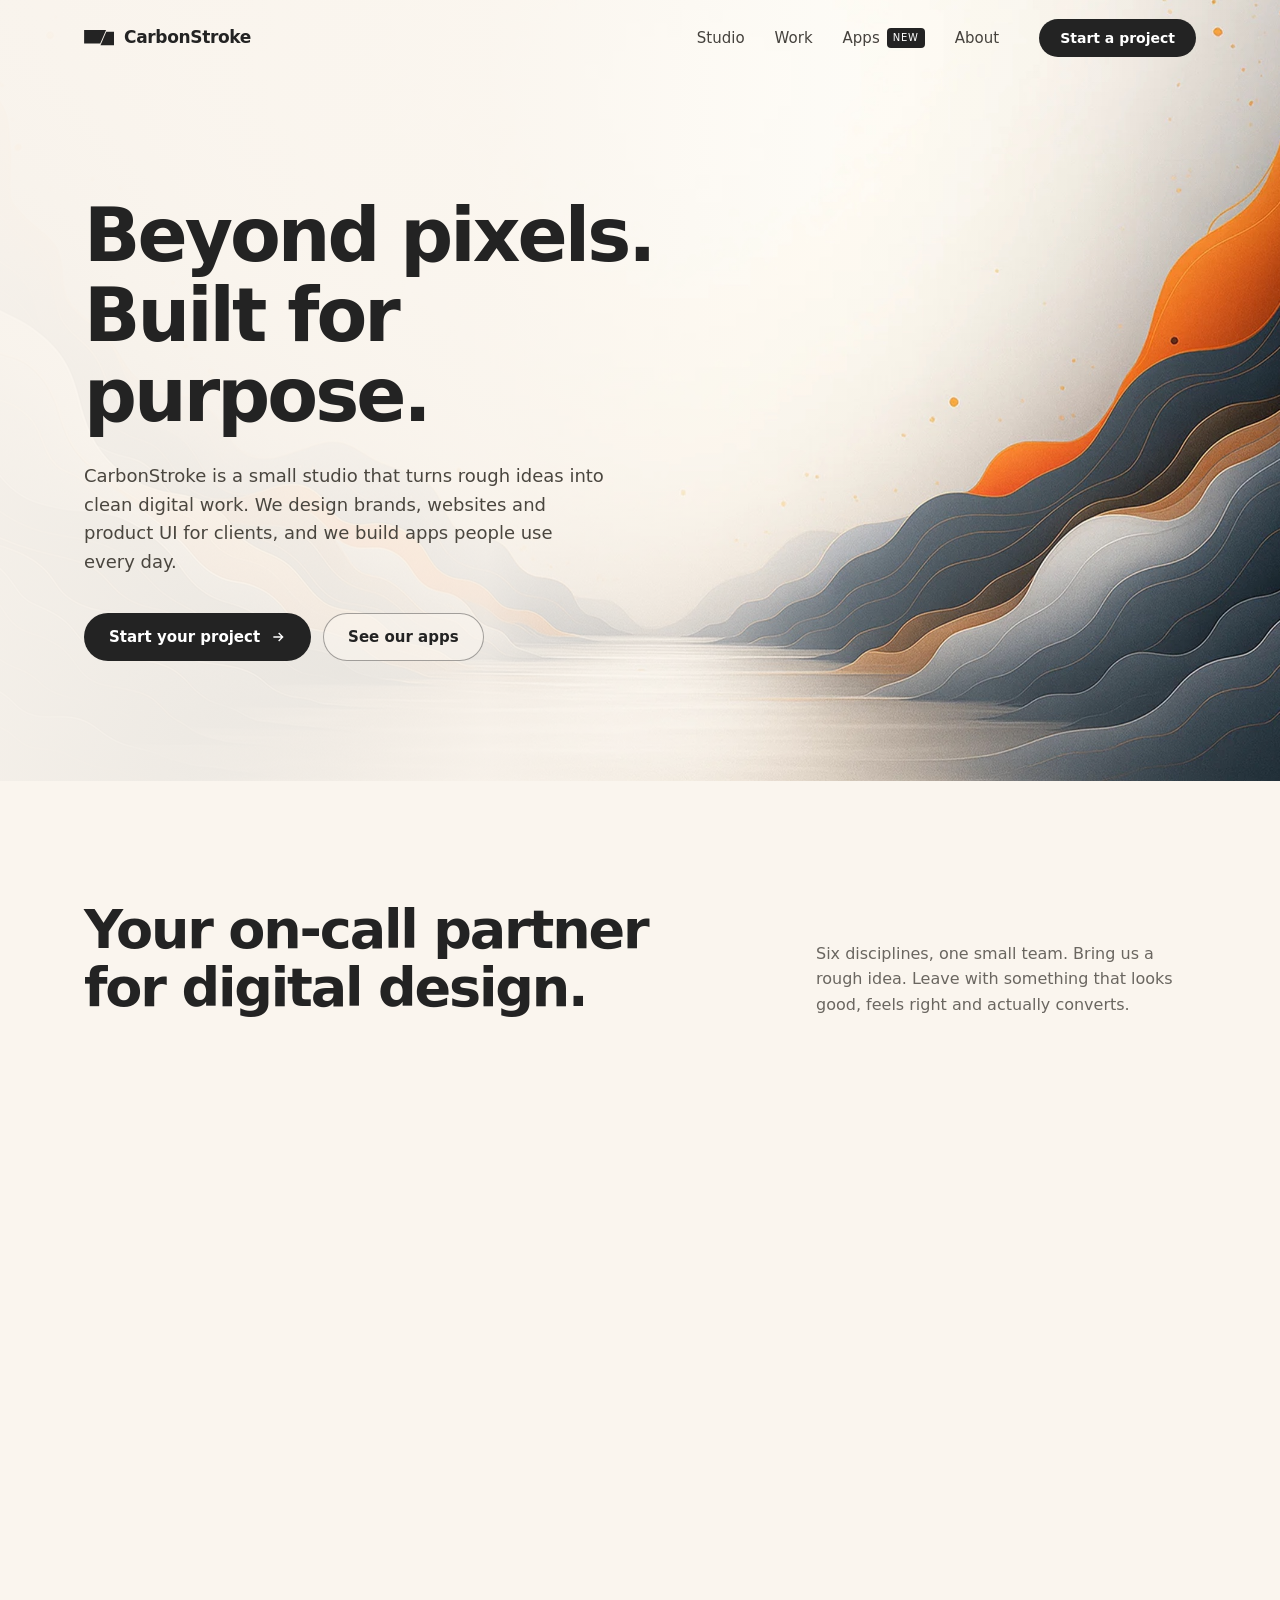
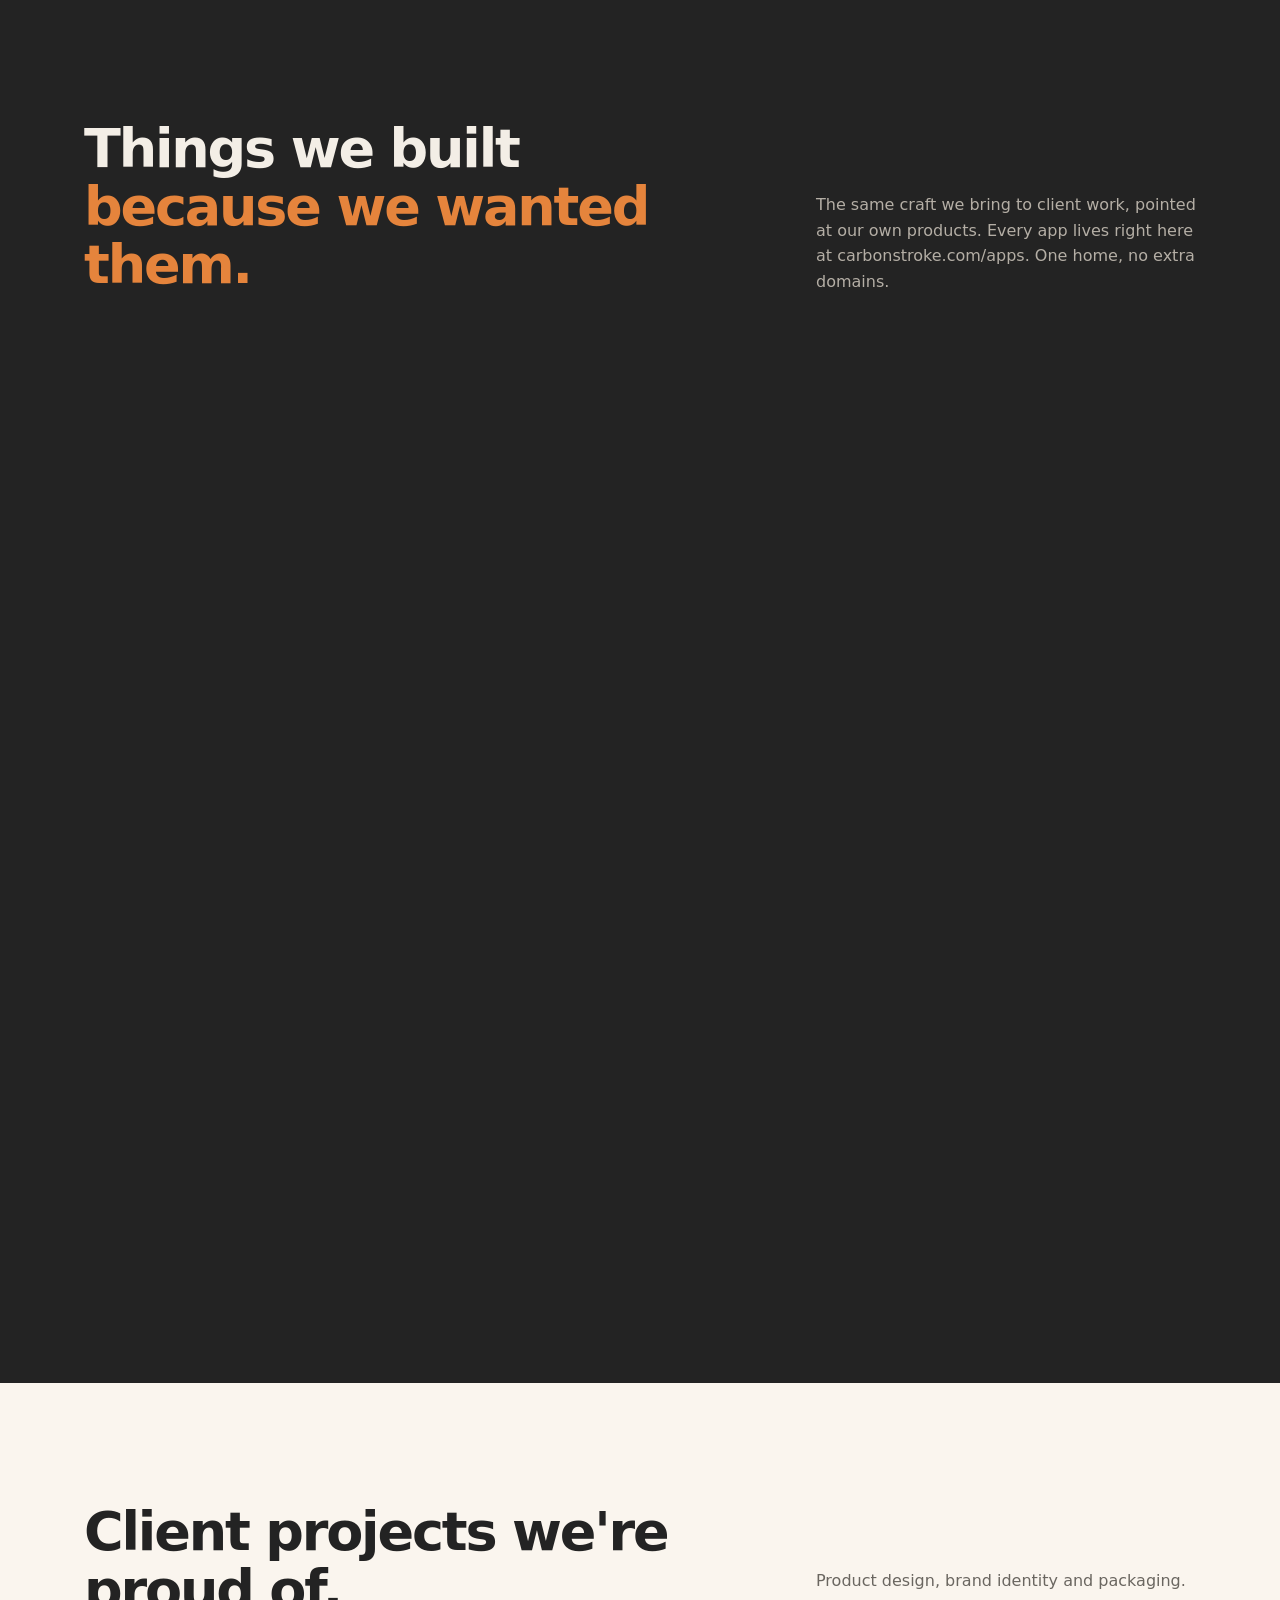
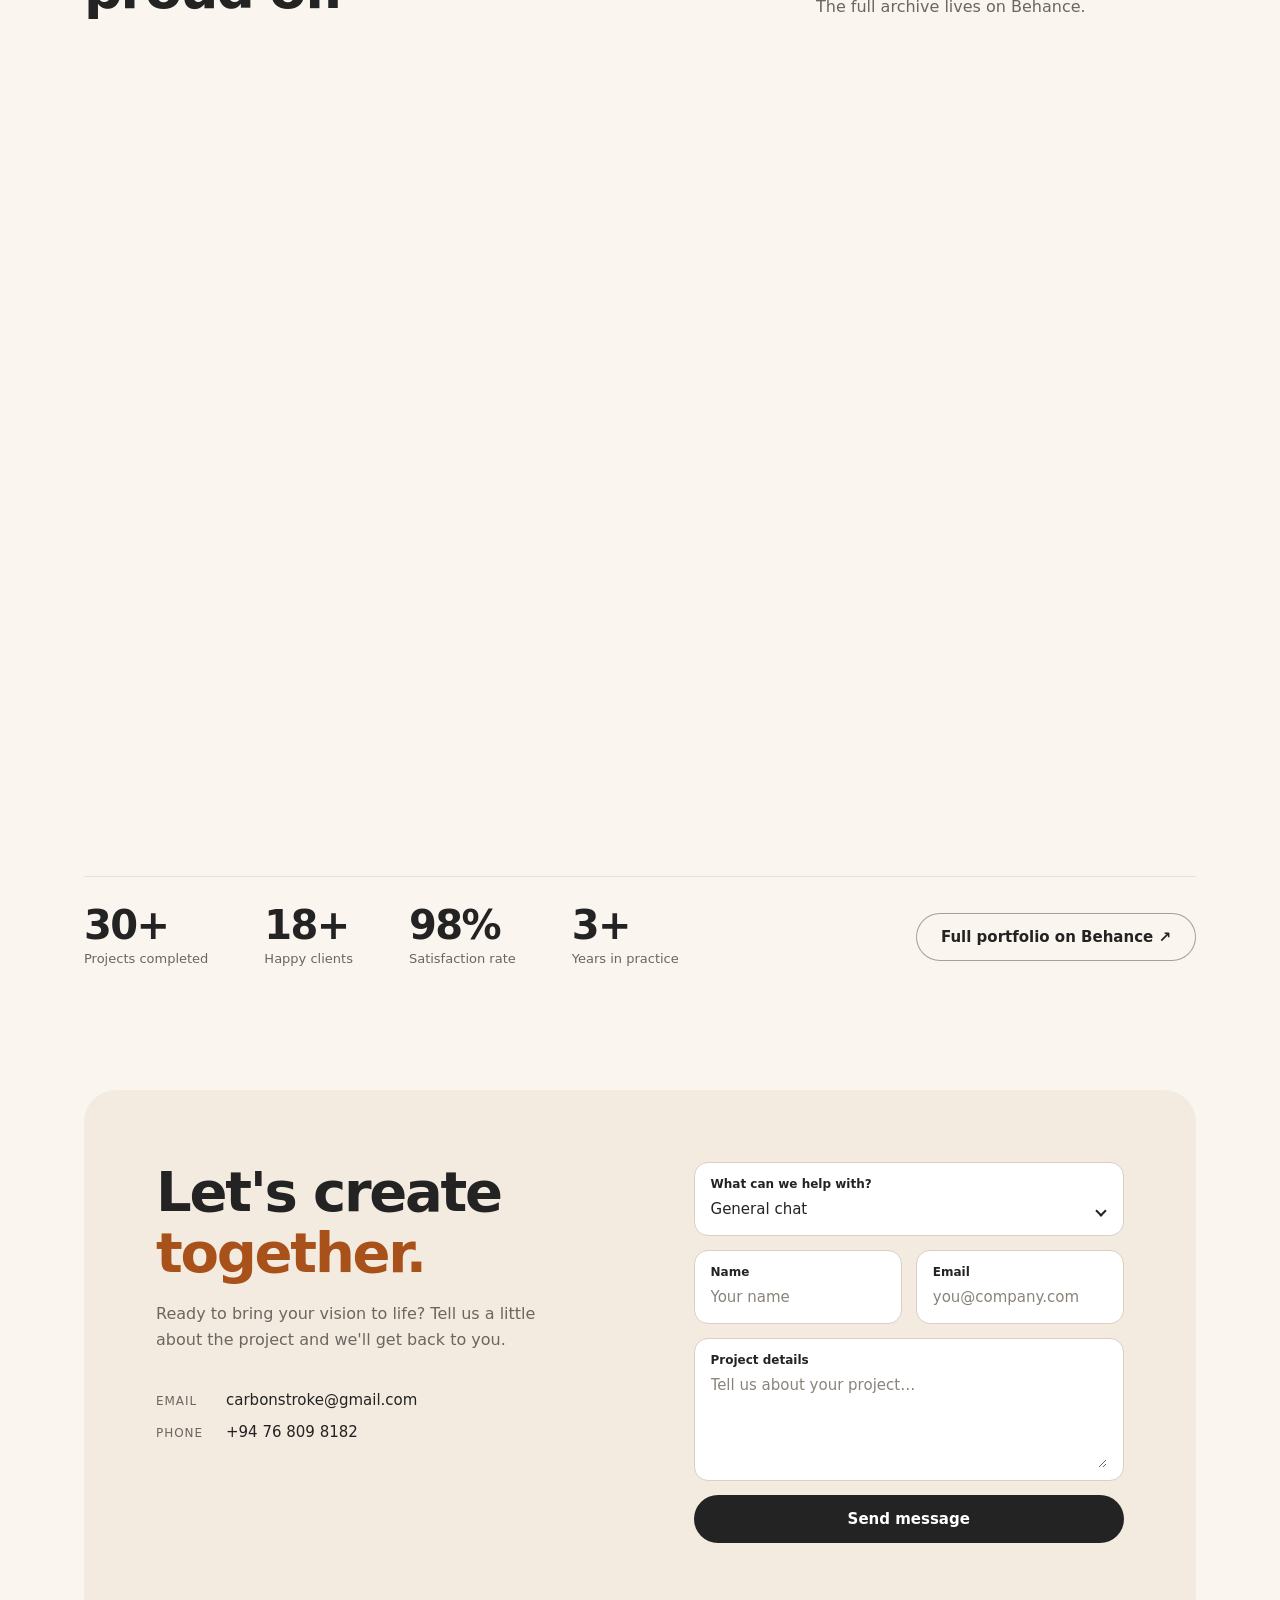
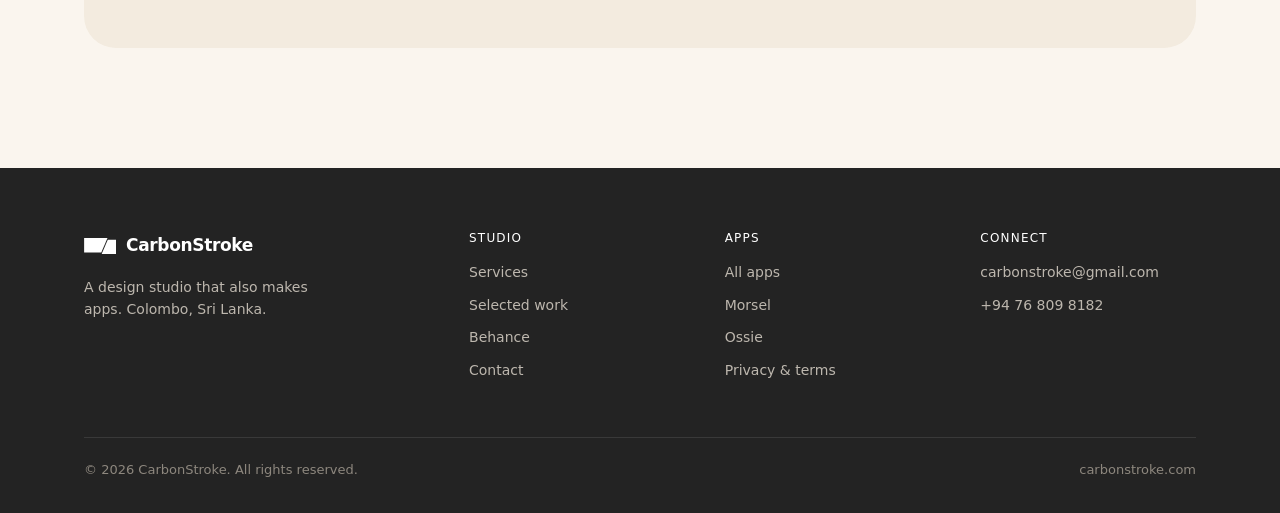
<file: index.html>
<!doctype html>
<html lang="en">
<head>
  <meta charset="utf-8" />
  <meta name="viewport" content="width=device-width, initial-scale=1" />

  <!-- Security. GitHub Pages cannot send custom HTTP headers, so the policy
       ships as a meta tag. The sha256 hash below covers the one inline script
       at the bottom of this head — if that script's bytes change, the hash must
       be regenerated or the script will silently stop running.
       frame-ancestors, Permissions-Policy and HSTS are header-only and are set
       at the Cloudflare edge instead; see docs/security/hardening.md. -->
  <meta http-equiv="Content-Security-Policy" content="
    default-src 'none';
    script-src 'self' 'sha256-/x7W7R75k8Roq0WaVRQX9blP4OufE5xbAdzklGxsgpw=';
    style-src 'self' https://fonts.googleapis.com;
    font-src https://fonts.gstatic.com;
    img-src 'self' data:;
    form-action 'none';
    base-uri 'none';
    upgrade-insecure-requests;
  " />
  <meta name="referrer" content="strict-origin-when-cross-origin" />

  <title>CarbonStroke: design studio and app maker</title>
  <meta name="description" content="CarbonStroke is a small design studio in Colombo. We design brands, websites and product UI for clients, and we build our own apps, Morsel and Ossie." />

  <meta property="og:title" content="CarbonStroke: design studio and app maker" />
  <meta property="og:description" content="CarbonStroke is a small design studio in Colombo. We design brands, websites and product UI for clients, and we build our own apps, Morsel and Ossie." />
  <meta property="og:type" content="website" />
  <meta property="og:url" content="https://www.carbonstroke.com/" />
  <meta property="og:image" content="https://www.carbonstroke.com/assets/img/hero.jpg" />

  <link rel="icon" type="image/svg+xml" href="assets/logo/cs-black.svg" />

  <link rel="preconnect" href="https://fonts.googleapis.com" />
  <link rel="preconnect" href="https://fonts.gstatic.com" crossorigin />
  <link href="https://fonts.googleapis.com/css2?family=Geist:wght@500;600;700&family=Figtree:wght@400;500;600;700&display=swap" rel="stylesheet" />

  <link rel="stylesheet" href="css/styles.css?v=6" />

  <!-- Content ships visible; the scroll-reveal animation is opt-in and only
       applies once we know scripting is available. -->
  <script>document.documentElement.classList.add('js');</script>
</head>
<body>
<a class="skip" href="#main">Skip to content</a>
<header class="hdr hdr-over" id="top">
  <div class="wrap hdr-in">
    <a class="brand" href="#top" aria-label="CarbonStroke home"><svg viewBox="0 0 196 100" fill="#232323" aria-hidden="true"><path d="M145.737 11.3223L107.428 99.926H195.958V11.3223H145.737Z"/><path d="M105.736 88.749L143.972 0.21875H0.587891V88.749H105.736Z"/></svg>CarbonStroke</a>
    <nav class="nav" aria-label="Primary">
      <a href="#studio">Studio</a>
      <a href="#work">Work</a>
      <a href="#apps" class="new">Apps <i class="tag-new">NEW</i></a>
      <a href="#about">About</a>
    </nav>
    <a class="btn btn-dark btn-sm" href="#contact">Start a project</a>
    <button class="nav-toggle" aria-label="Open menu" aria-expanded="false" aria-controls="mobile-menu"><span></span><span></span><span></span></button>
  </div>
  <div class="mobile-menu" id="mobile-menu" hidden>
    <a href="#studio">Studio</a>
    <a href="#work">Work</a>
    <a href="#apps">Apps</a>
    <a href="#about">About</a>
    <a class="btn btn-dark btn-sm" href="#contact">Start a project</a>
  </div>
</header>
<main id="main">
  <!-- ================= HERO ================= -->
  <section class="hero">
    <img class="bg" src="assets/img/hero.jpg" alt="" fetchpriority="high" />
    <div class="scrim"></div>
    <div class="wrap">
      <div class="hero-in">
        <h1>Beyond pixels. Built for purpose.</h1>
        <p class="lead">CarbonStroke is a small studio that turns rough ideas into clean digital work. We design brands, websites and product UI for clients, and we build apps people use every day.</p>
        <div class="acts">
          <a class="btn btn-dark" href="#contact">Start your project <svg class="arr" viewBox="0 0 24 24" fill="none" stroke="currentColor" stroke-width="2" aria-hidden="true"><path d="M5 12h14M13 6l6 6-6 6"/></svg></a>
          <a class="btn btn-ghost" href="#apps">See our apps</a>
        </div>
      </div>
    </div>
  </section>

  <!-- ================= STUDIO / SERVICES ================= -->
  <section class="sec" id="studio">
    <div class="wrap">
      <div class="sec-head">
        <h2>Your on-call partner for digital design.</h2>
        <p>Six disciplines, one small team. Bring us a rough idea. Leave with something that looks good, feels right and actually converts.</p>
      </div>
      <div class="svc reveal">
        <div class="svc-i"><span class="n">UI / UX</span><h3><img src="assets/icons/service-uiux.png" alt="" width="36" height="36" />UI/UX Design</h3><p>Smart, user-first screens and flows that feel natural and sharp on every device.</p></div>
        <div class="svc-i"><span class="n">Graphic</span><h3><img src="assets/icons/service-graphic.png" alt="" width="36" height="36" />Graphic Design</h3><p>Bold, clean visuals that make your brand feel modern and memorable.</p></div>
        <div class="svc-i"><span class="n">Brand</span><h3><img src="assets/icons/service-branding.png" alt="" width="36" height="36" />Personal Branding</h3><p>Personal brands that actually sound like you and attract the right people.</p></div>
        <div class="svc-i"><span class="n">Social</span><h3><img src="assets/icons/service-social.png" alt="" width="36" height="36" />Social Media</h3><p>Fast, on-brand posts that keep your feed active, cohesive and bingeable.</p></div>
        <div class="svc-i"><span class="n">Motion</span><h3><img src="assets/icons/service-video.png" alt="" width="36" height="36" />Video Editing</h3><p>Tight edits that keep viewers hooked and land your key message.</p></div>
        <div class="svc-i"><span class="n">Advice</span><h3><img src="assets/icons/service-consulting.png" alt="" width="36" height="36" />Consulting</h3><p>Practical design advice to untangle ideas, plan clearly and ship faster.</p></div>
      </div>
    </div>
  </section>

  <!-- ================= APPS ================= -->
  <section class="apps" id="apps">
    <div class="wrap">
      <div class="sec-head">
        <h2>Things we built <em>because we wanted them.</em></h2>
        <p>The same craft we bring to client work, pointed at our own products. Every app lives right here at carbonstroke.com/apps. One home, no extra domains.</p>
      </div>

      <article class="feat reveal">
        <div class="feat-copy">
          <div class="app-id">
            <img src="assets/img/apps/morsel-icon.webp" alt="" width="56" height="56" />
            <div><b><a class="card-link" href="apps/morsel.html">Morsel</a></b><span>Recipe keeper · iPhone &amp; Android</span></div>
            <span class="live">LIVE</span>
          </div>
          <h3>Save it once. Cook it forever.</h3>
          <p>Paste a link from Instagram, TikTok or any recipe blog. Morsel pulls out the ingredients, steps and macros, and keeps them on your phone.</p>
          <ul class="ticks">
            <li>Works fully offline, no account needed</li>
            <li>Macros estimated for every recipe</li>
            <li>Step-by-step cook mode with timers</li>
          </ul>
          <div class="feat-acts">
            <a class="btn btn-pap" href="https://apps.apple.com/us/app/morsel-recipe-cookbook/id6823249416" rel="noopener">Download on the App Store</a>
            <a class="btn btn-ghost" href="https://play.google.com/store/apps/details?id=com.savr.myapp" rel="noopener">Get it on Google Play</a>
            <a class="url" href="apps/morsel.html">/apps/morsel</a>
          </div>
        </div>
        <div class="feat-art">
          <img src="assets/img/apps/morsel-screens.webp" alt="Morsel app showing a recipe cookbook and step-by-step cook mode" loading="lazy" />
        </div>
      </article>

      <div class="more-apps">
        <article class="slot slot-ossie reveal">
          <img src="assets/img/apps/ossie-icon.webp" alt="" width="64" height="64" />
          <div class="body-col">
            <div class="slot-title"><h4><a class="card-link" href="apps/ossie/">Ossie</a></h4><span class="dev">IN DEVELOPMENT</span></div>
            <p class="sub">Notes that file themselves · iPhone &amp; Android</p>
            <p>Write or say a note and Ossie puts it in the right folder for you, so you don’t have to organise anything. On iPhone, filing happens on the device, so your notes stay on your phone.</p>
            <div class="slot-links">
              <a class="notify" href="mailto:carbonstroke@gmail.com?subject=Tell%20me%20when%20Ossie%20launches">Get notified at launch →</a>
              <a class="url" href="apps/ossie.html">Read the case study</a>
            </div>
          </div>
        </article>
        <article class="slot slot-solid reveal">
          <div class="ic" aria-hidden="true">↗</div>
          <div>
            <h4>Privacy first, in plain English</h4>
            <p>Every app publishes its own privacy policy and terms on its page. Your recipes and notes stay on your phone unless you choose to share or sync them.</p>
          </div>
        </article>
      </div>
    </div>
  </section>

  <!-- ================= CLIENT WORK ================= -->
  <section class="sec" id="work">
    <div class="wrap">
      <div class="sec-head">
        <h2>Client projects we're proud of.</h2>
        <p>Product design, brand identity and packaging. The full archive lives on Behance.</p>
      </div>
      <div class="work">
        <a class="w reveal" href="work/corner-store.html"><div class="th"><img class="cover-img" src="assets/img/portfolio/corner-store.jpg" alt="" loading="lazy" /></div><span class="cat">UI/UX · ERP</span><h3>Corner Store: accessibility-first ERP redesign</h3></a>
        <a class="w reveal" href="work/eve.html"><div class="th"><img class="cover-img" src="assets/img/portfolio/eve-case-study.jpg" alt="" loading="lazy" /></div><span class="cat">UI/UX · Case study</span><h3>Eve: event management app</h3></a>
        <a class="w reveal" href="work/ceylinco-vip.html"><div class="th"><img class="cover-img" src="assets/img/portfolio/ceylinco-vip-cover.webp" alt="" loading="lazy" /></div><span class="cat">UI/UX · Insurance</span><h3>Ceylinco VIP: clearer vehicle insurance requests</h3></a>
        <a class="w reveal" href="work/wave-creations.html"><div class="th dark"><img src="assets/img/work/wave-creations-logo.png" alt="" loading="lazy" /></div><span class="cat">Brand identity</span><h3>Wave Creations: logo and letterhead</h3></a>
        <a class="w reveal" href="work/yez-packaging.html"><div class="th light"><img src="assets/img/work/yez-packaging-logo.png" alt="" loading="lazy" /></div><span class="cat">Packaging · Brand</span><h3>YEZ Packaging: logo, guidelines and packaging concepts</h3></a>
      </div>
      <div class="work-foot">
        <div class="stats">
          <div><b>30+</b><span>Projects completed</span></div>
          <div><b>18+</b><span>Happy clients</span></div>
          <div><b>98%</b><span>Satisfaction rate</span></div>
          <div><b>3+</b><span>Years in practice</span></div>
        </div>
        <a class="btn btn-ghost" href="https://www.behance.net/kumudithaperera" rel="noopener">Full portfolio on Behance ↗</a>
      </div>
    </div>
  </section>

  <!-- ================= CONTACT ================= -->
  <section class="cta" id="contact">
    <div class="wrap">
      <div class="cta-box">
        <div>
          <h2>Let's create <em>together.</em></h2>
          <p>Ready to bring your vision to life? Tell us a little about the project and we'll get back to you.</p>
          <div class="contact-meta">
            <div><span>Email</span><a href="mailto:carbonstroke@gmail.com">carbonstroke@gmail.com</a></div>
            <div><span>Phone</span><a href="tel:+94768098182">+94 76 809 8182</a></div>
          </div>
        </div>

        <form class="form" id="contact-form" novalidate>
          <div class="f sel field">
            <label for="service">What can we help with?</label>
            <select id="service" name="service">
              <option value="General Chat" selected>General chat</option>
              <option>Brand Identity</option>
              <option>UI/UX Design</option>
              <option>Graphic Design</option>
              <option>Personal Branding</option>
              <option>Social Media Posts</option>
              <option>Video Editing</option>
              <option>Consulting</option>
            </select>
          </div>
          <div class="form-row">
            <div>
              <div class="f field">
                <label for="name">Name</label>
                <input type="text" id="name" name="name" placeholder="Your name" autocomplete="name" required />
              </div>
              <p class="field-error" id="name-error" hidden></p>
            </div>
            <div>
              <div class="f field">
                <label for="email">Email</label>
                <input type="email" id="email" name="email" placeholder="you@company.com" autocomplete="email" required />
              </div>
              <p class="field-error" id="email-error" hidden></p>
            </div>
          </div>
          <div class="f field">
            <label for="details">Project details</label>
            <textarea id="details" name="details" rows="4" placeholder="Tell us about your project…"></textarea>
          </div>
          <button type="submit" class="btn btn-dark">Send message</button>
          <p class="form-note" id="form-note" role="status" aria-live="polite"></p>
        </form>
      </div>
    </div>
  </section>
</main>
<footer class="ft" id="about">
  <div class="wrap">
    <div class="ft-in">
      <div>
        <a class="brand" href="#top" aria-label="CarbonStroke home"><svg viewBox="0 0 196 100" fill="#fff" aria-hidden="true"><path d="M145.737 11.3223L107.428 99.926H195.958V11.3223H145.737Z"/><path d="M105.736 88.749L143.972 0.21875H0.587891V88.749H105.736Z"/></svg>CarbonStroke</a>
        <p class="ft-about">A design studio that also makes apps. Colombo, Sri Lanka.</p>
      </div>
      <div>
        <h4>Studio</h4>
        <ul>
          <li><a href="#studio">Services</a></li>
          <li><a href="#work">Selected work</a></li>
          <li><a href="https://www.behance.net/kumudithaperera" rel="noopener">Behance</a></li>
          <li><a href="#contact">Contact</a></li>
        </ul>
      </div>
      <div>
        <h4>Apps</h4>
        <ul>
          <li><a href="#apps">All apps</a></li>
          <li><a href="apps/morsel.html">Morsel</a></li>
          <li><a href="apps/ossie/">Ossie</a></li>
          <li><a href="https://morselrecipe.github.io/privacy.html" rel="noopener">Privacy &amp; terms</a></li>
        </ul>
      </div>
      <div>
        <h4>Connect</h4>
        <ul>
          <li><a href="mailto:carbonstroke@gmail.com">carbonstroke@gmail.com</a></li>
          <li><a href="tel:+94768098182">+94 76 809 8182</a></li>
        </ul>
      </div>
    </div>
    <div class="ft-b"><span>&copy; <span id="year">2026</span> CarbonStroke. All rights reserved.</span><span>carbonstroke.com</span></div>
  </div>
</footer>

<script src="js/main.js?v=4"></script>
</body>
</html>
</file>
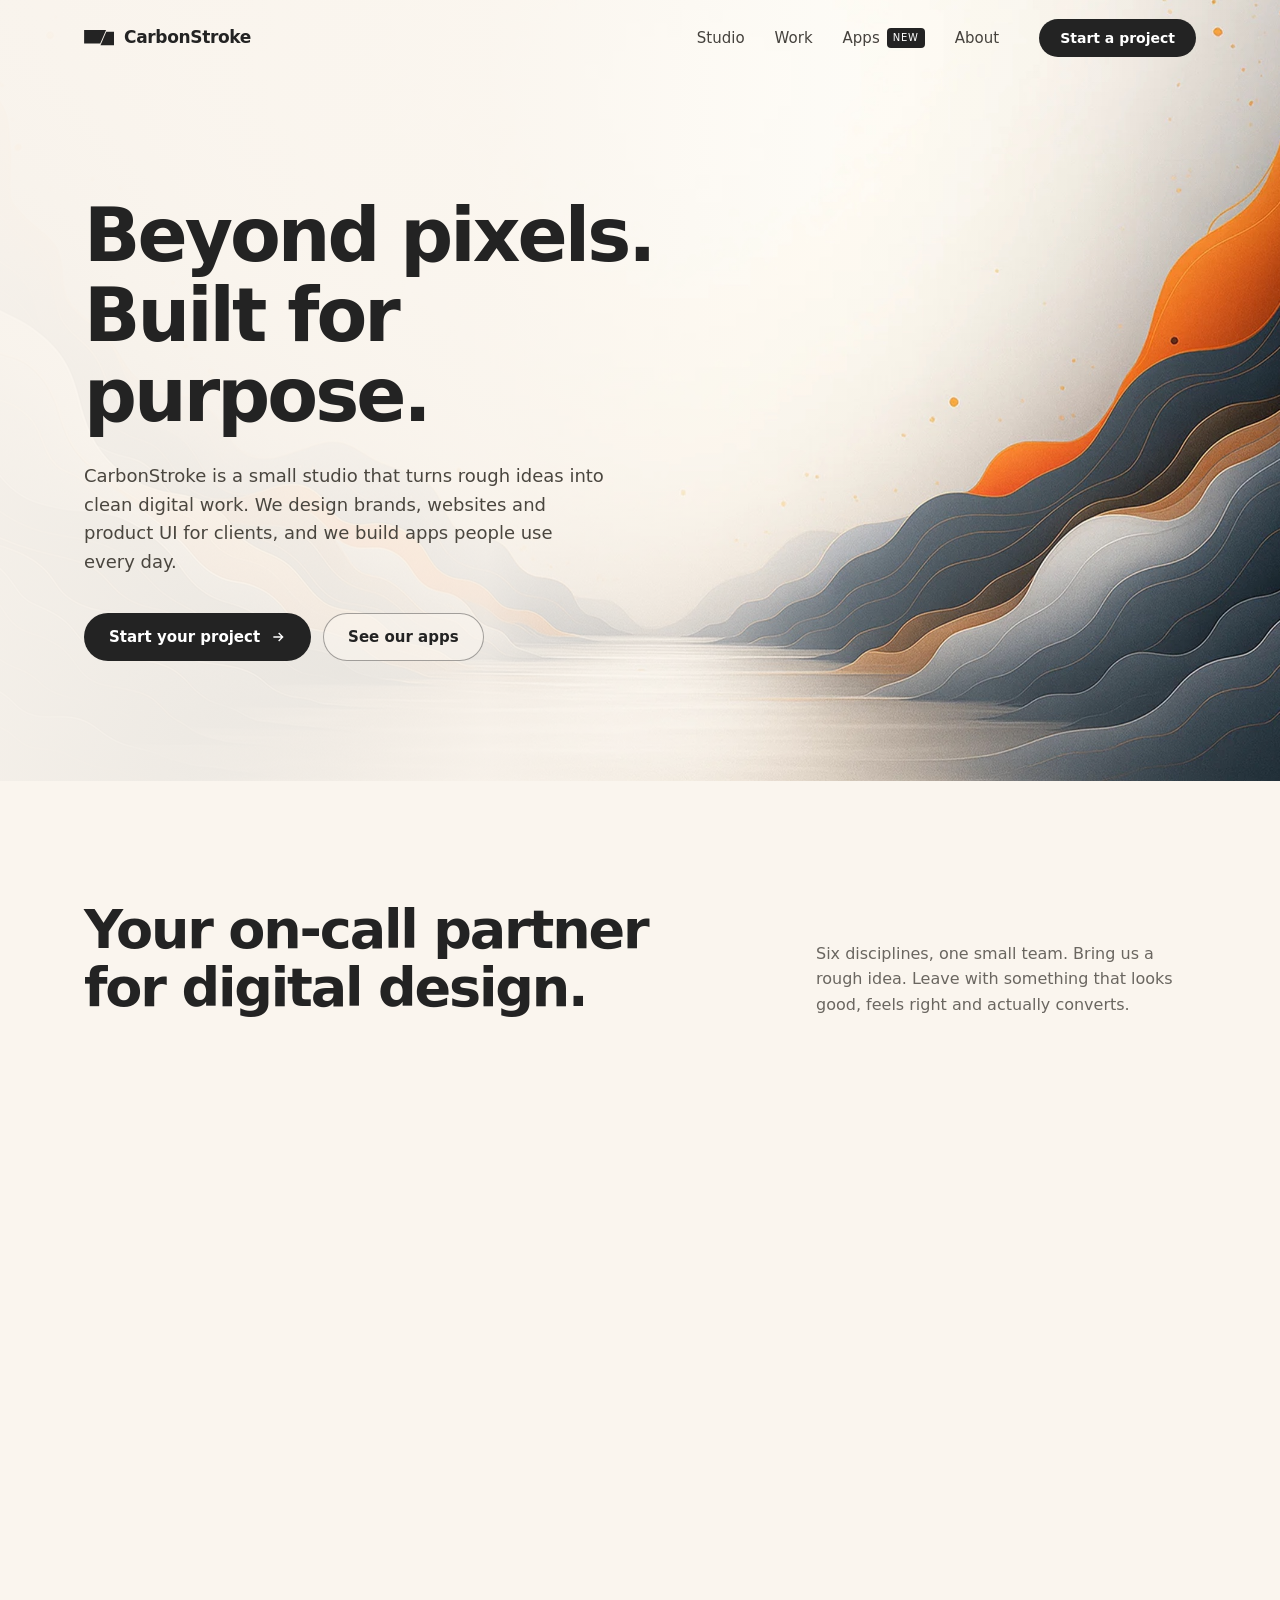
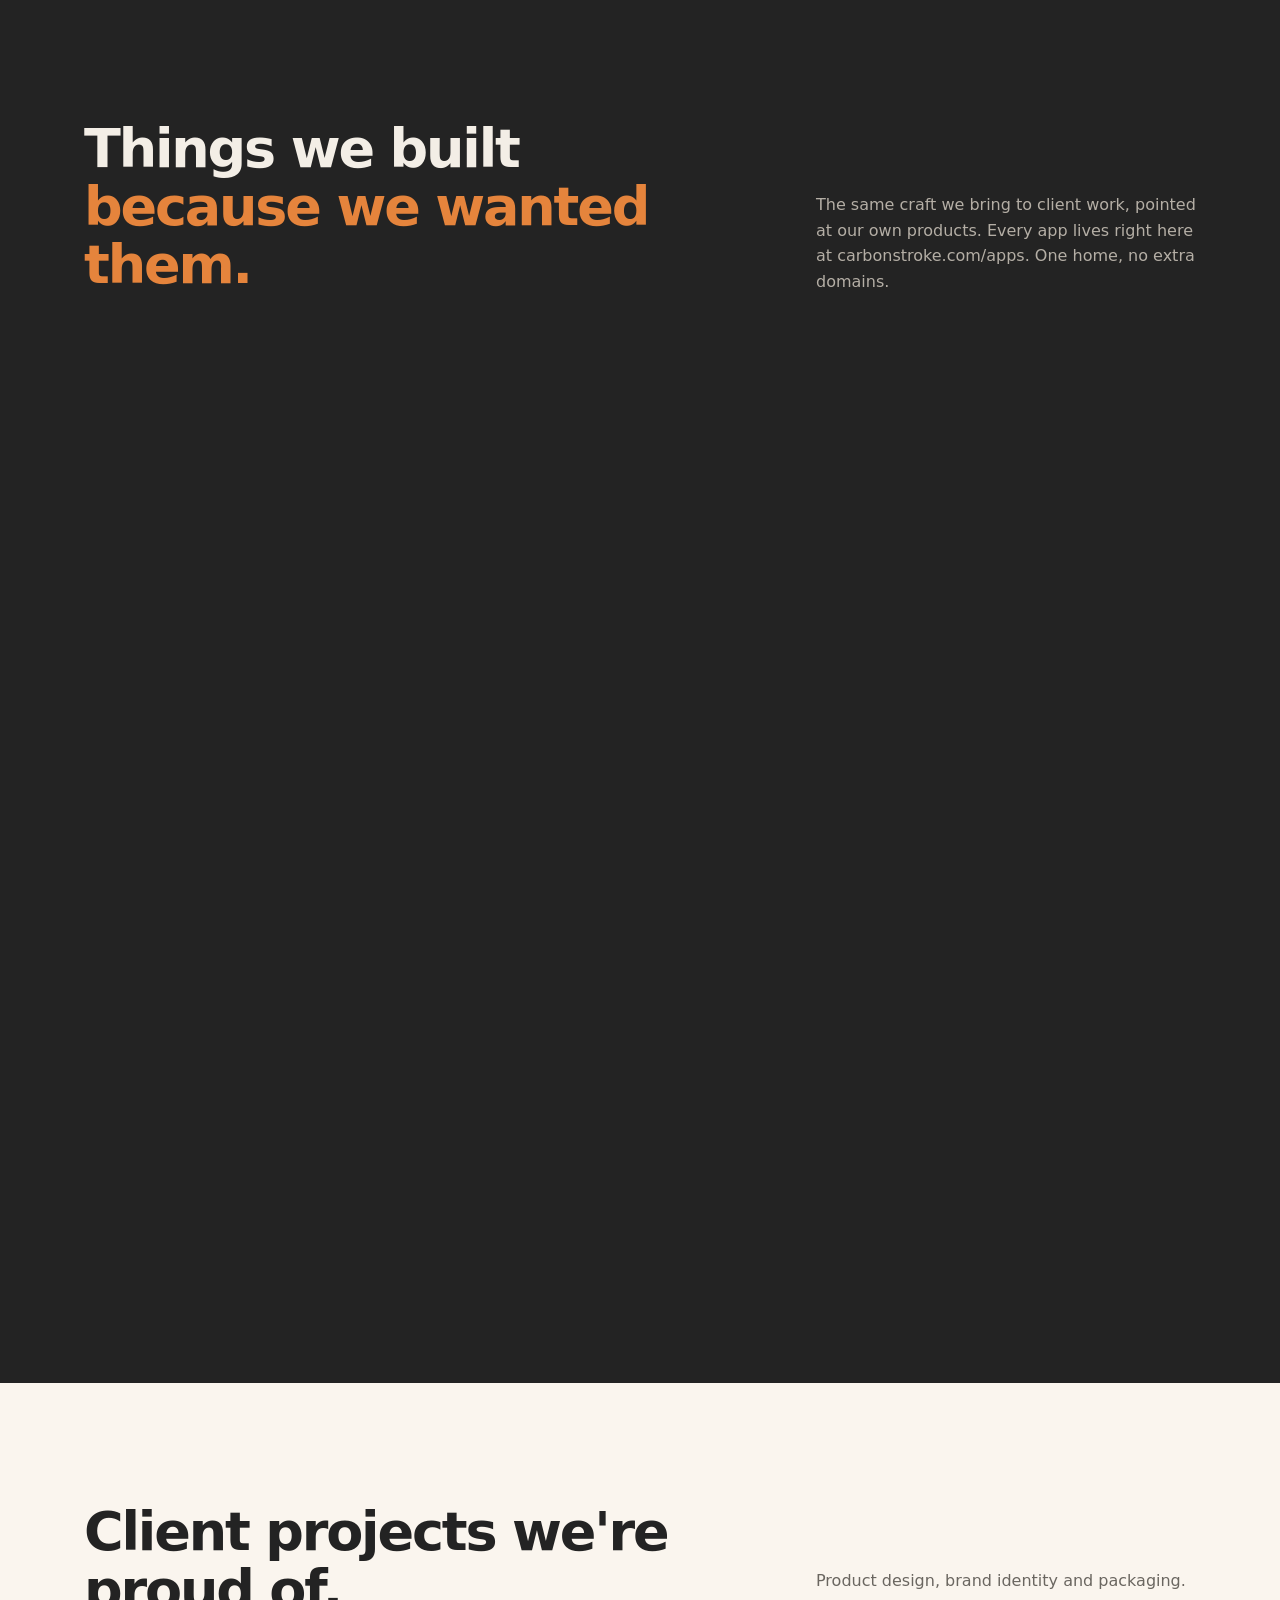
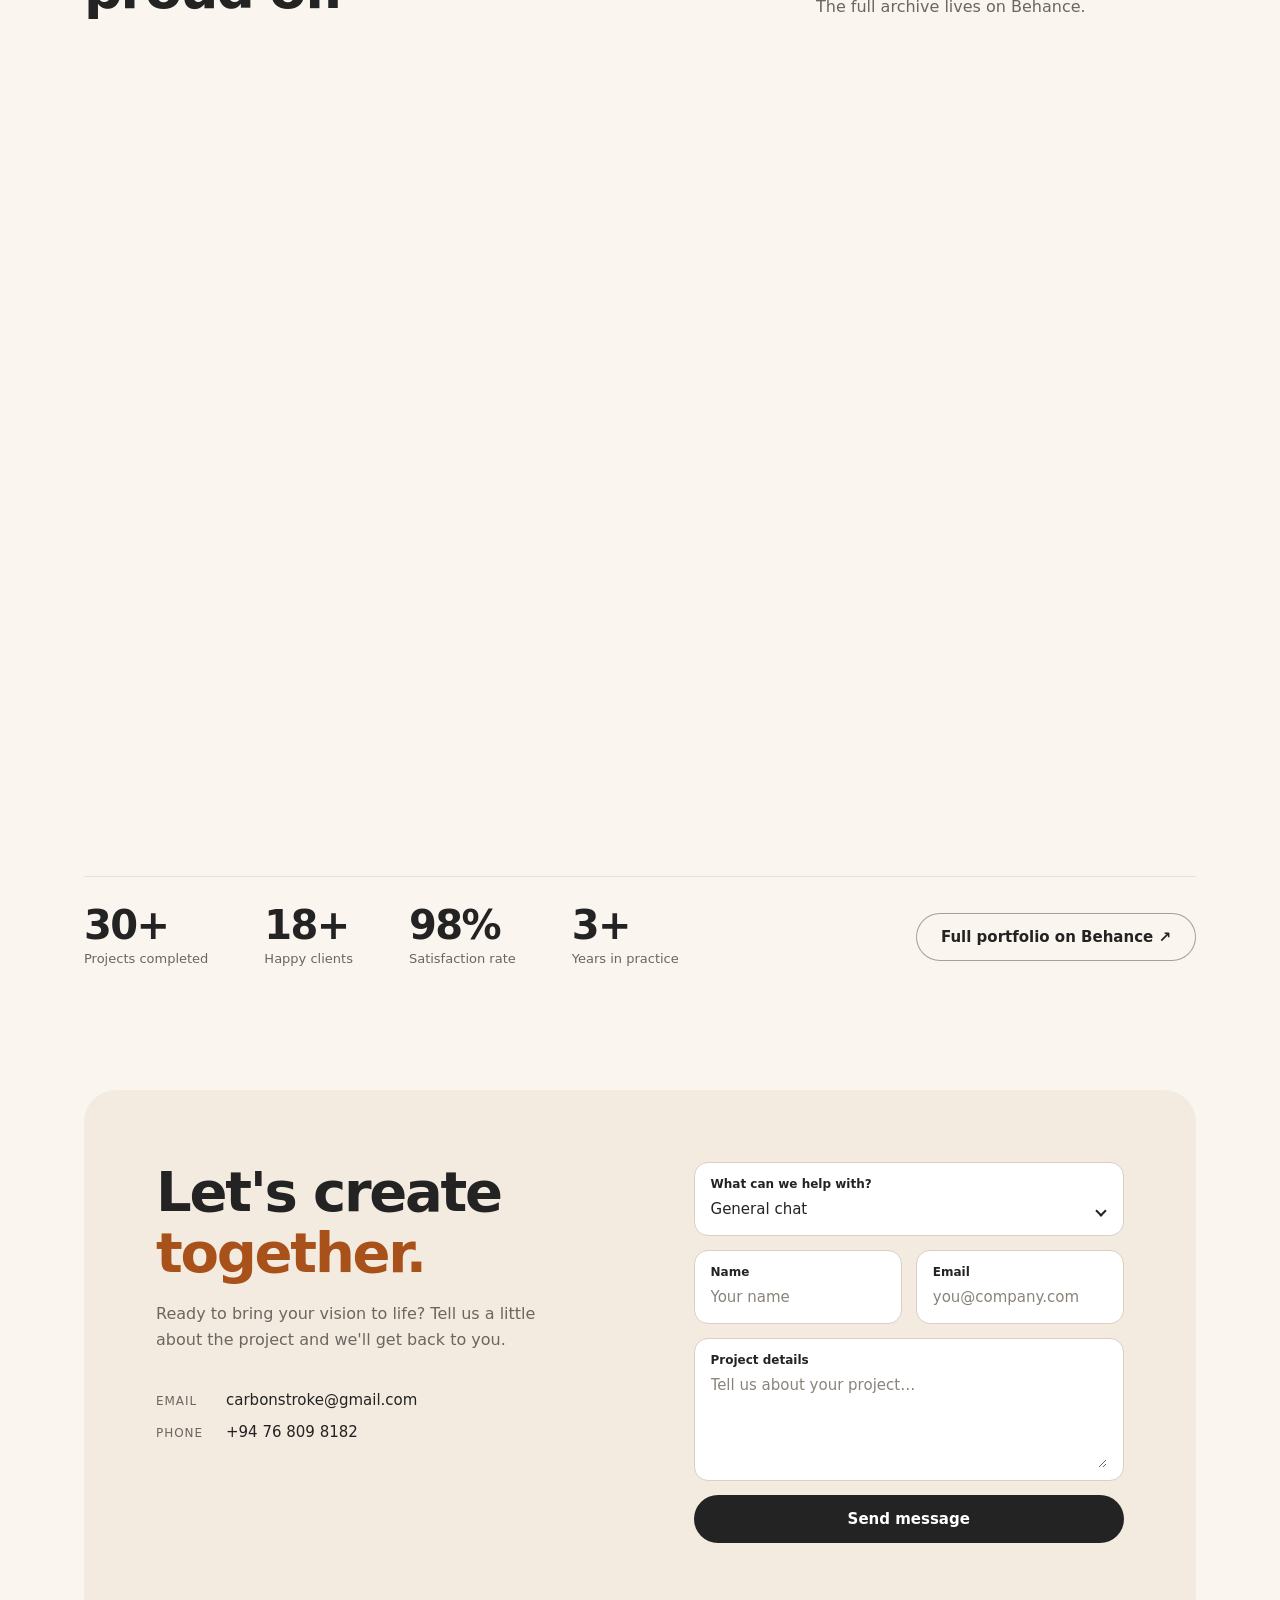
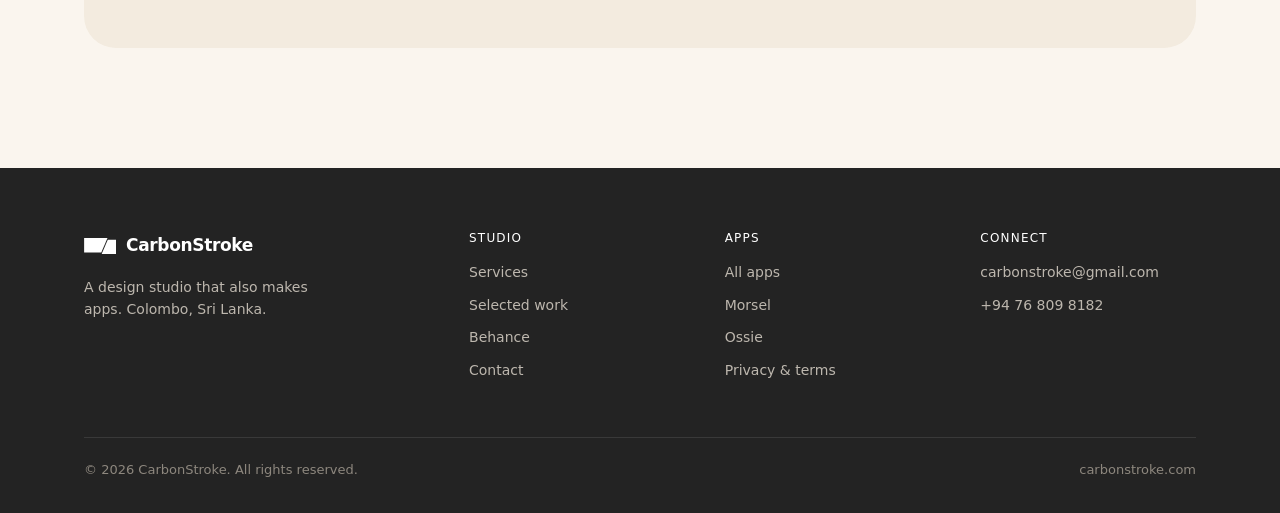
<file: apps/index.html>
<!doctype html>
<html lang="en">
<head>
  <meta charset="utf-8" />
  <meta http-equiv="refresh" content="0; url=../#apps" />
  <meta name="robots" content="noindex" />
  <title>CarbonStroke</title>
</head>
<body><a href="../#apps">Continue to CarbonStroke</a></body>
</html>
</file>
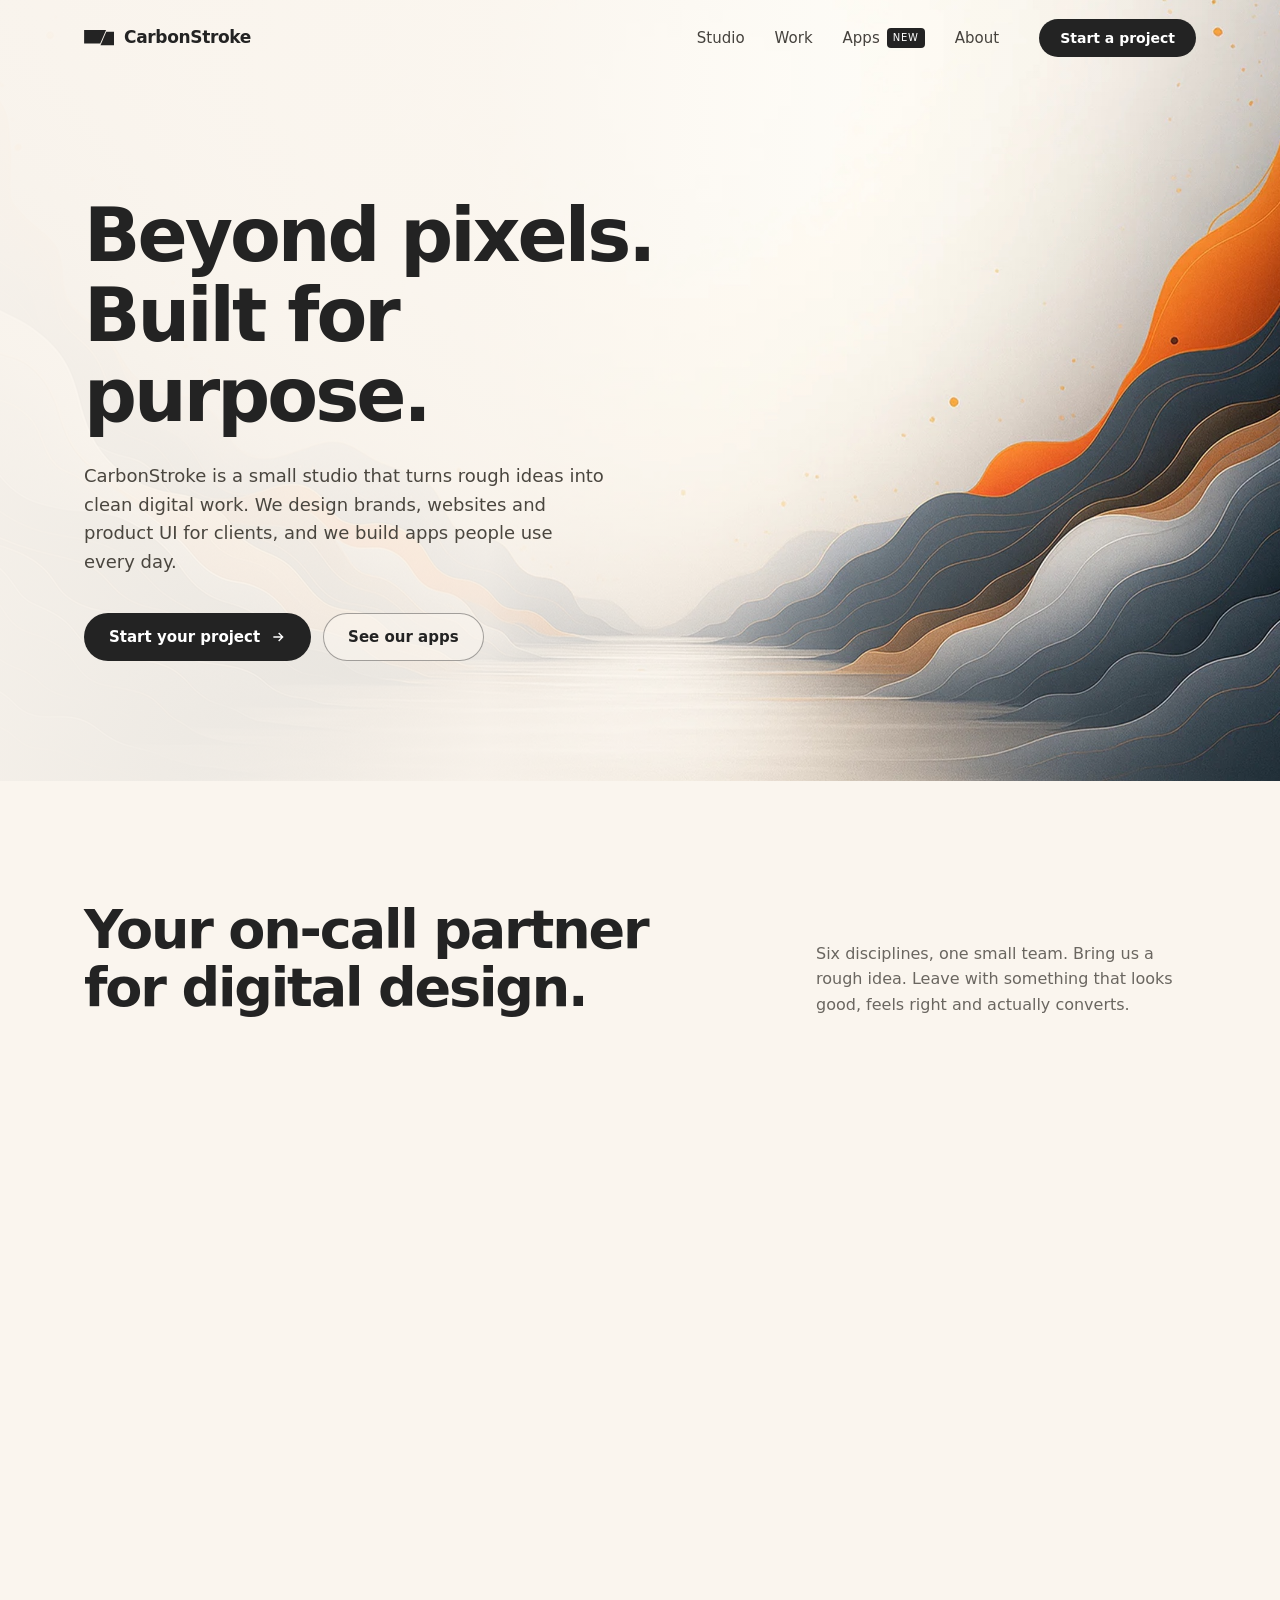
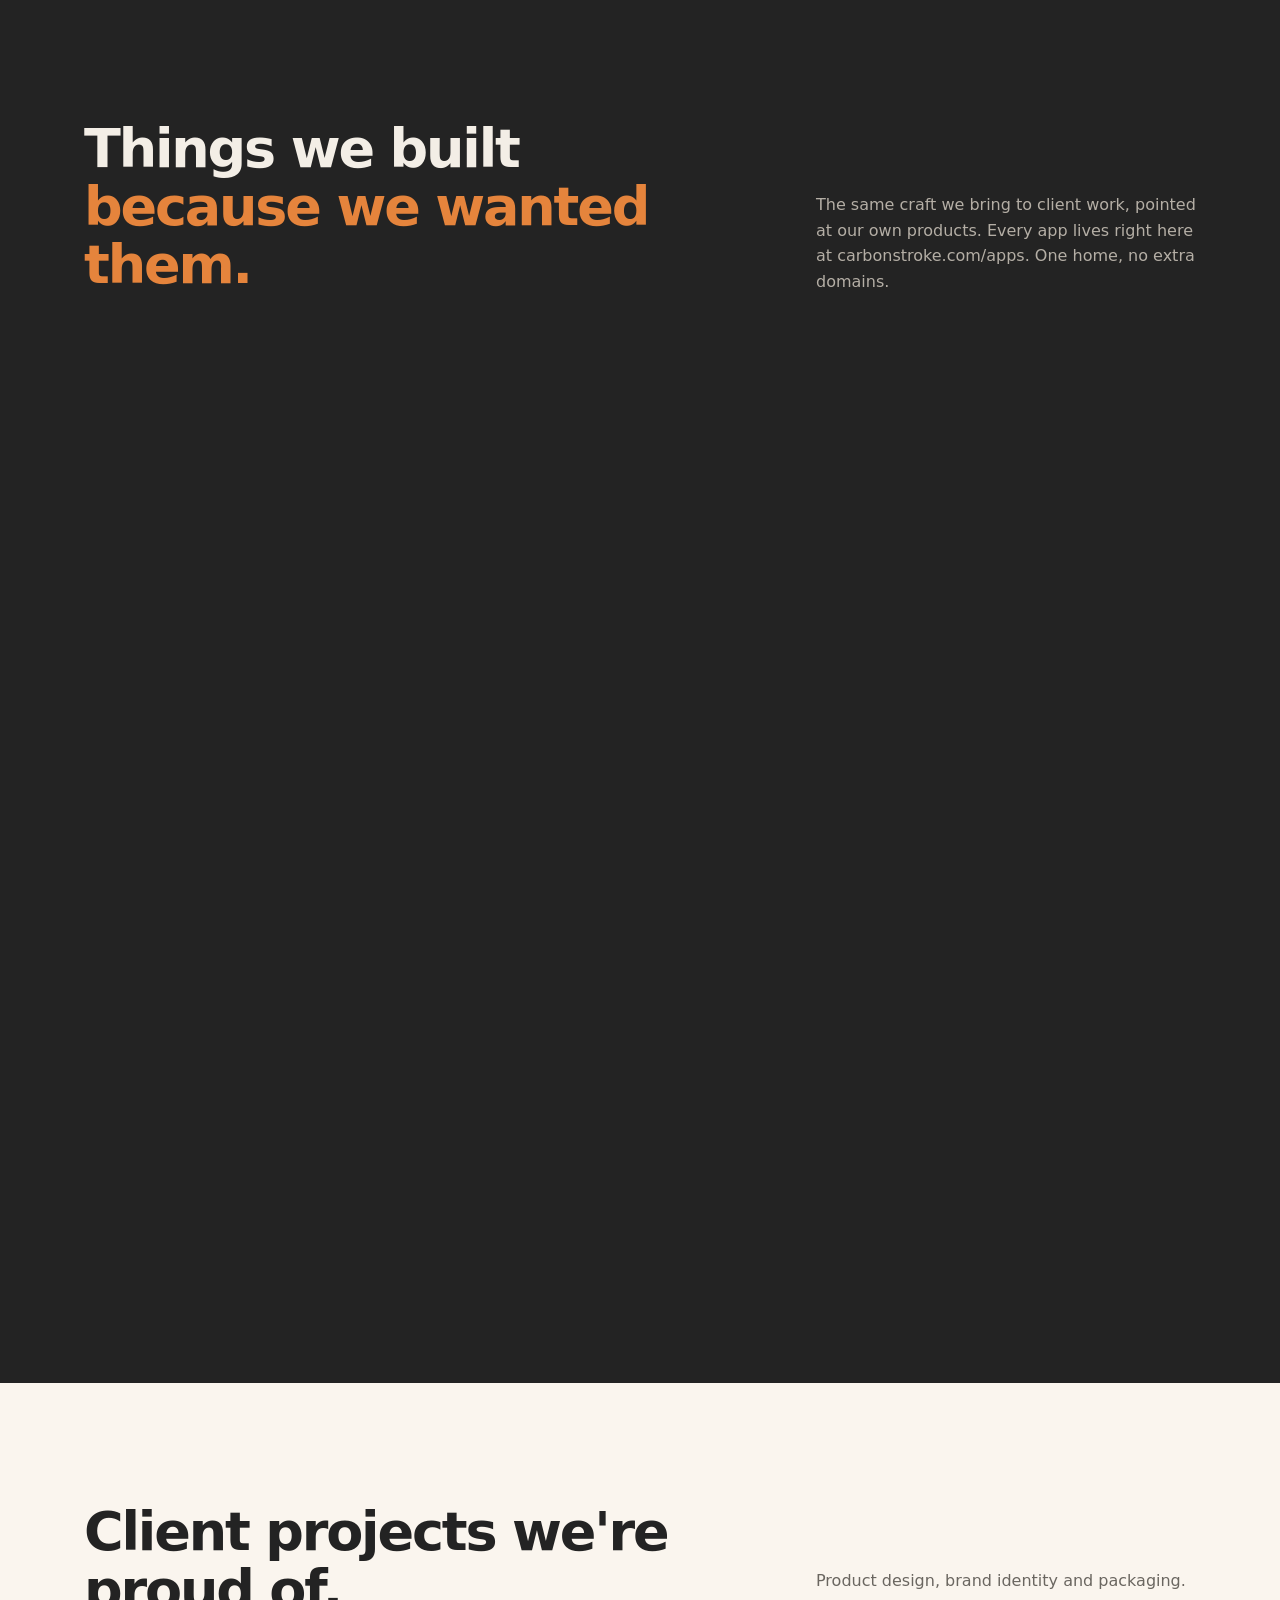
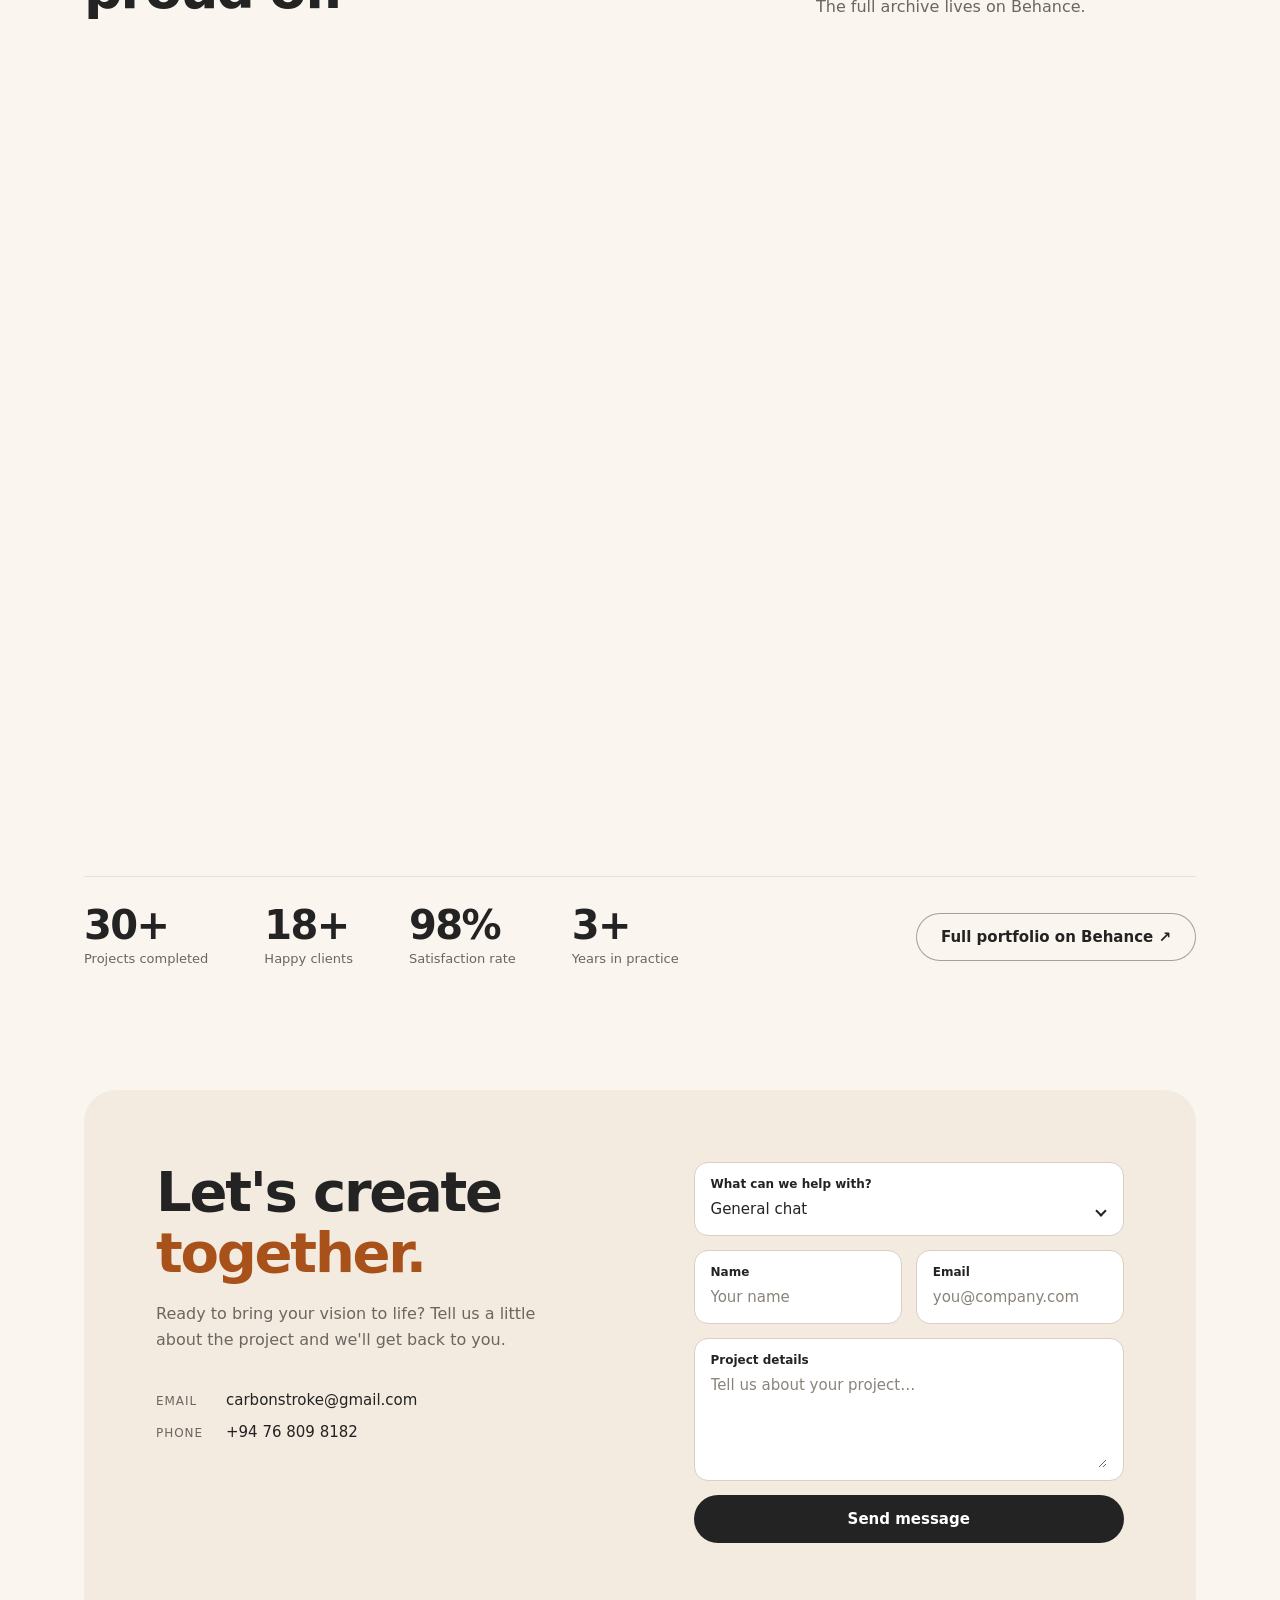
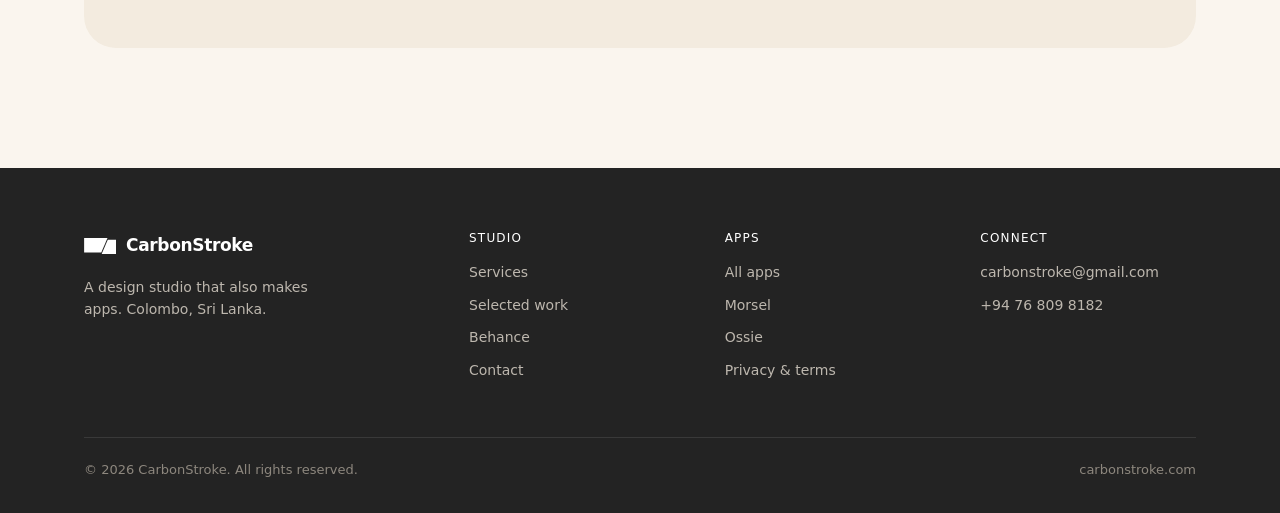
<file: work/index.html>
<!doctype html>
<html lang="en">
<head>
  <meta charset="utf-8" />
  <meta http-equiv="refresh" content="0; url=../#work" />
  <meta name="robots" content="noindex" />
  <title>CarbonStroke</title>
</head>
<body><a href="../#work">Continue to CarbonStroke</a></body>
</html>
</file>
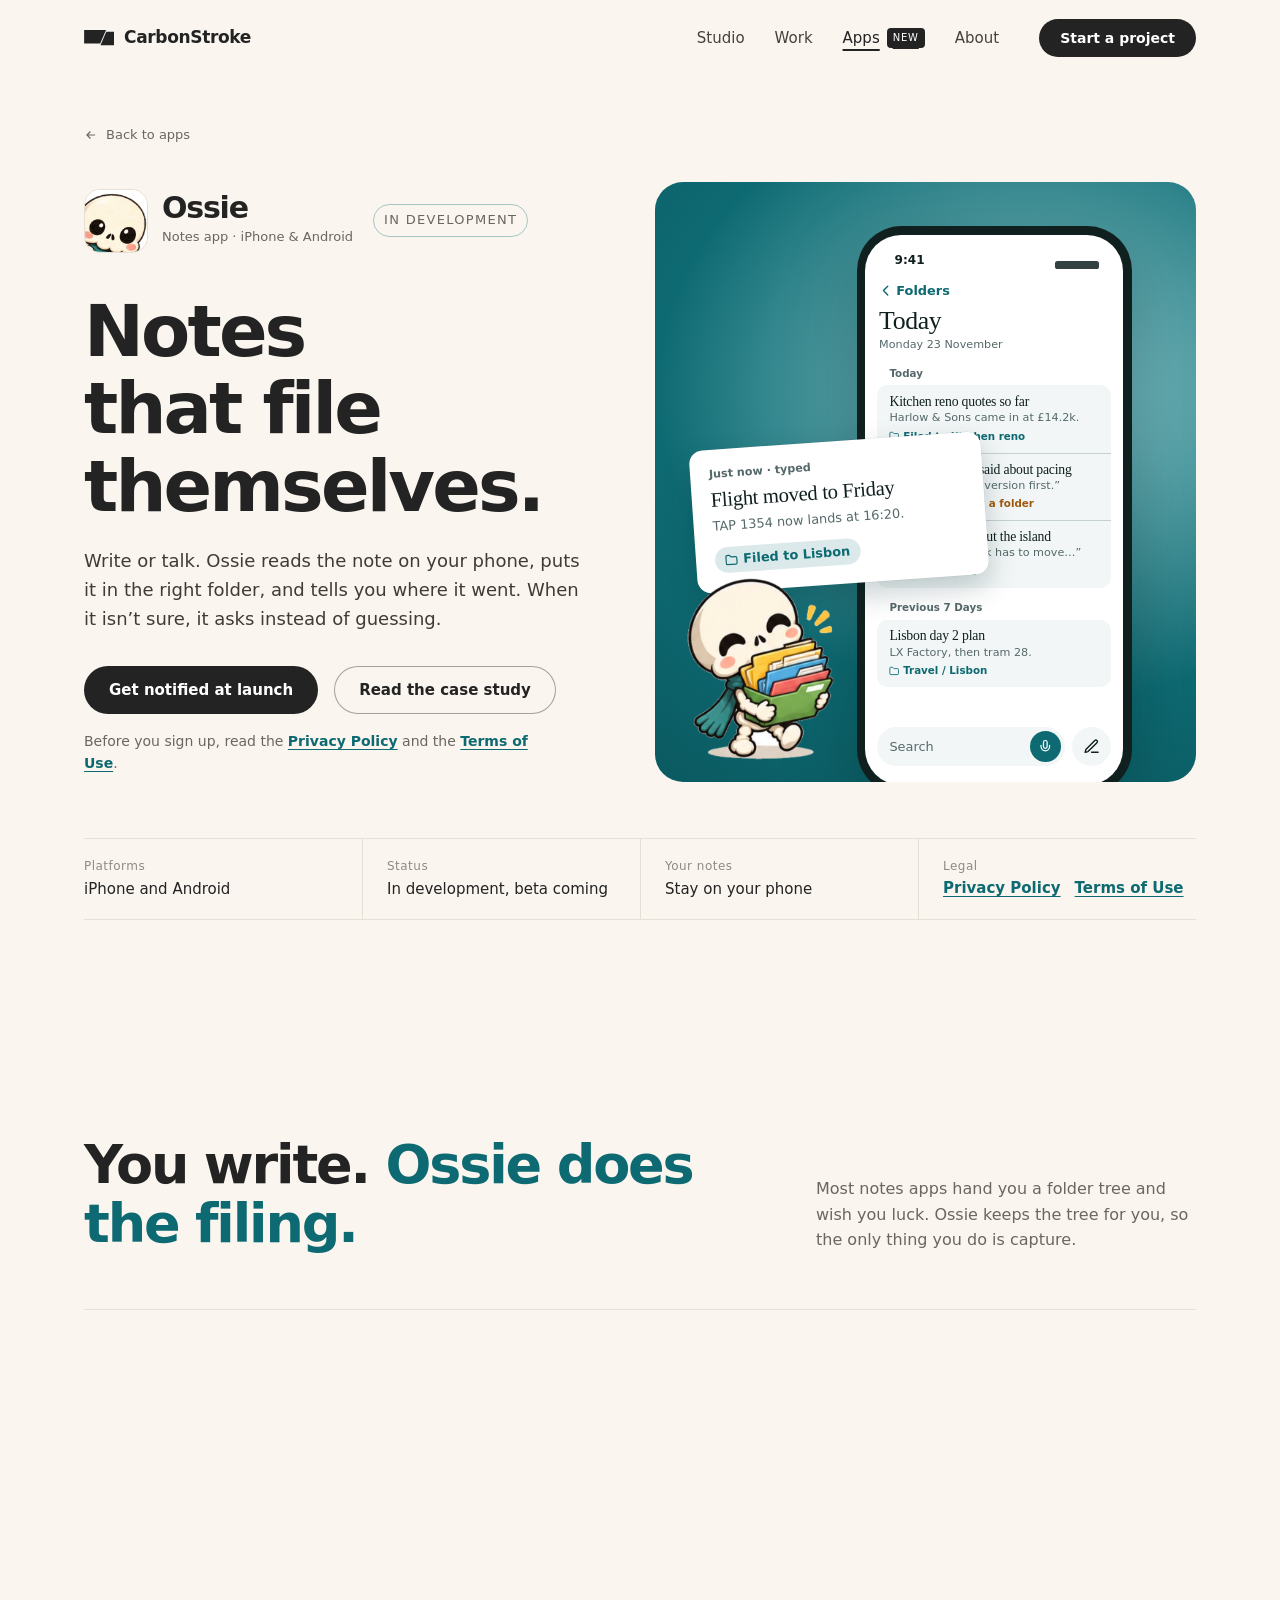
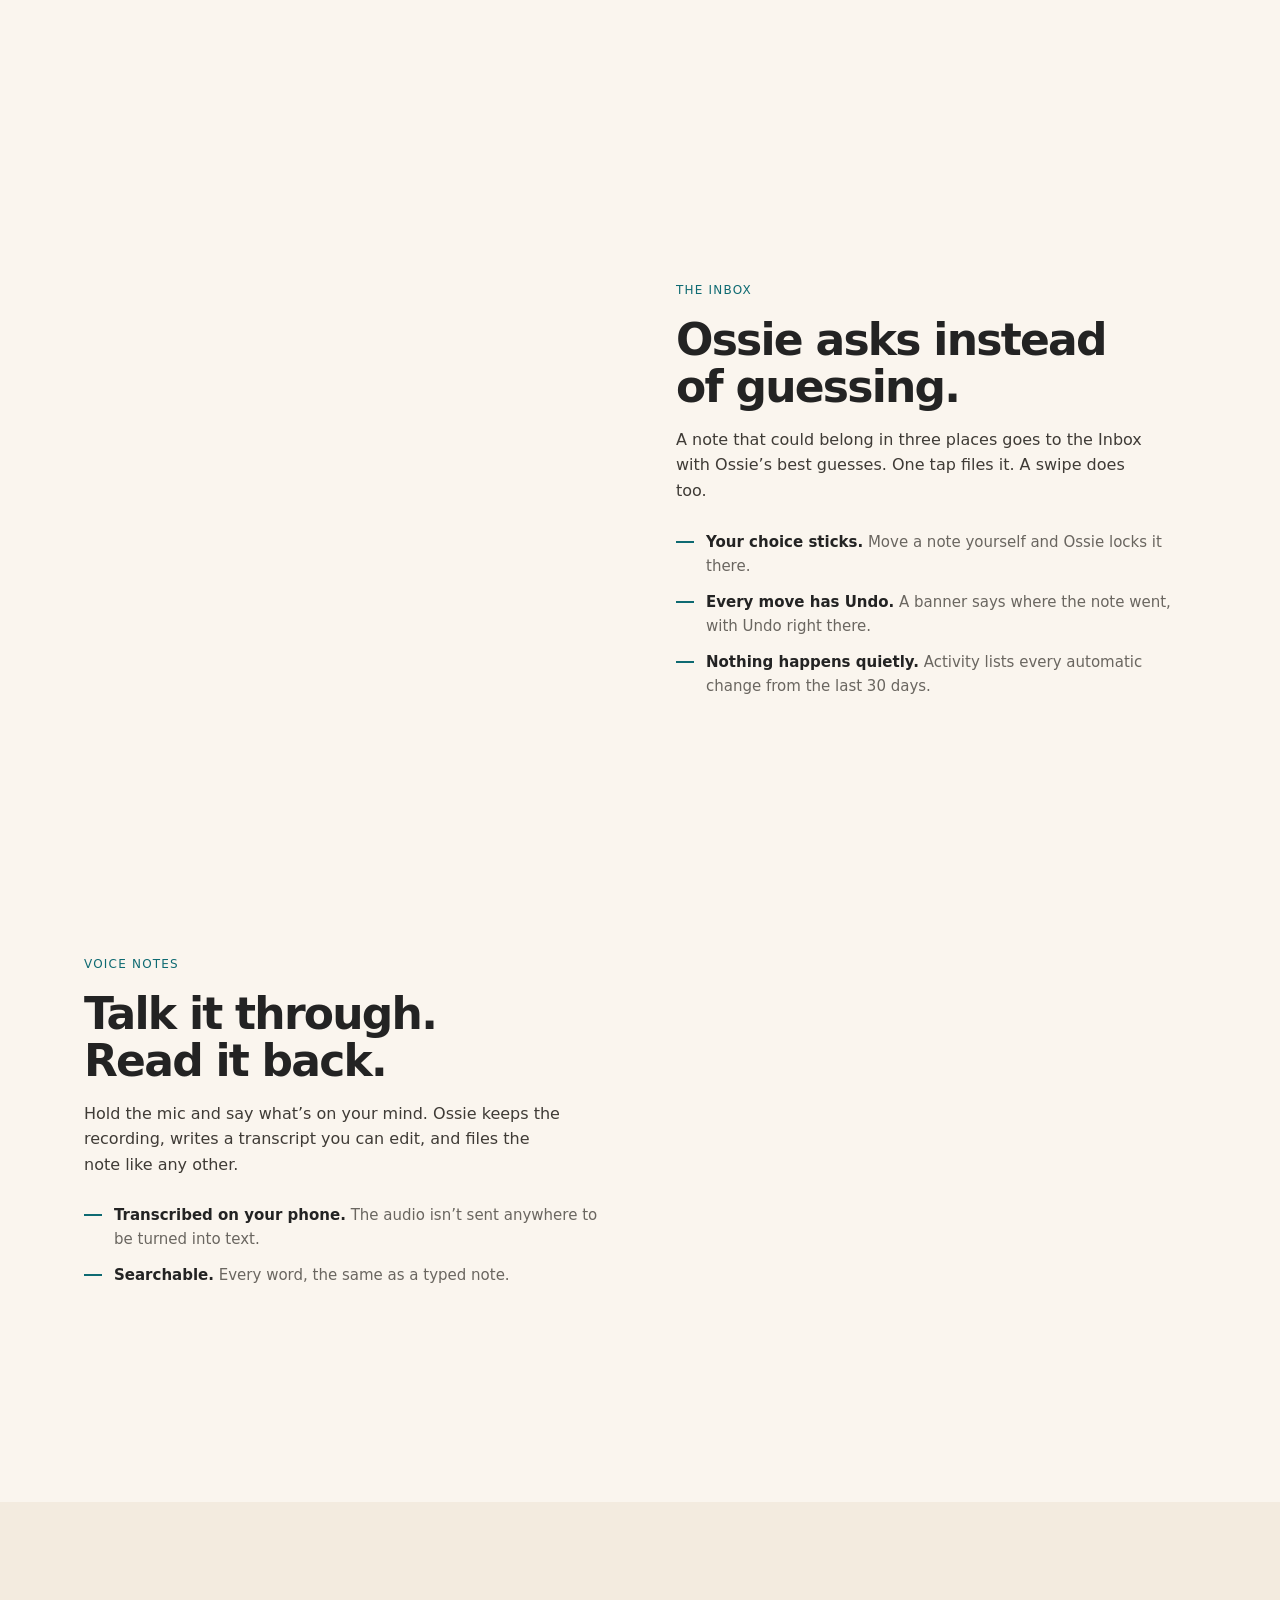
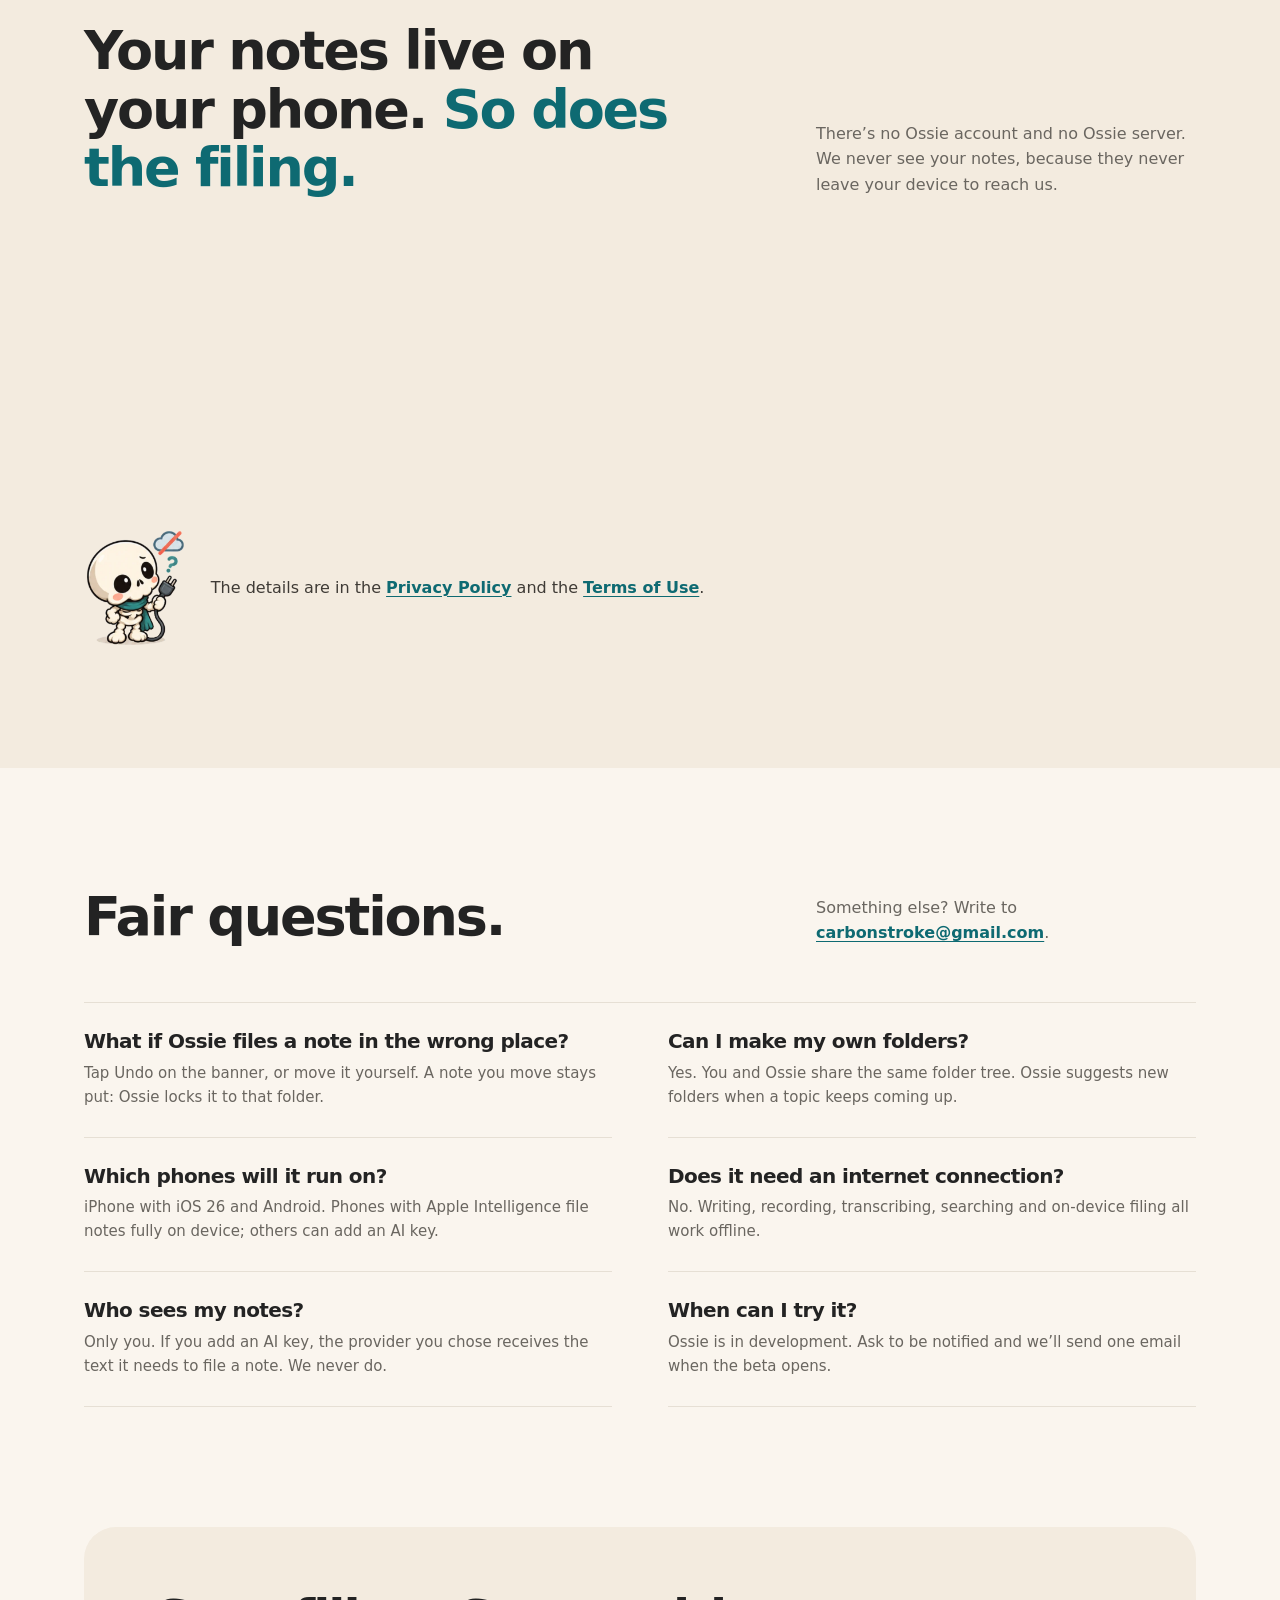
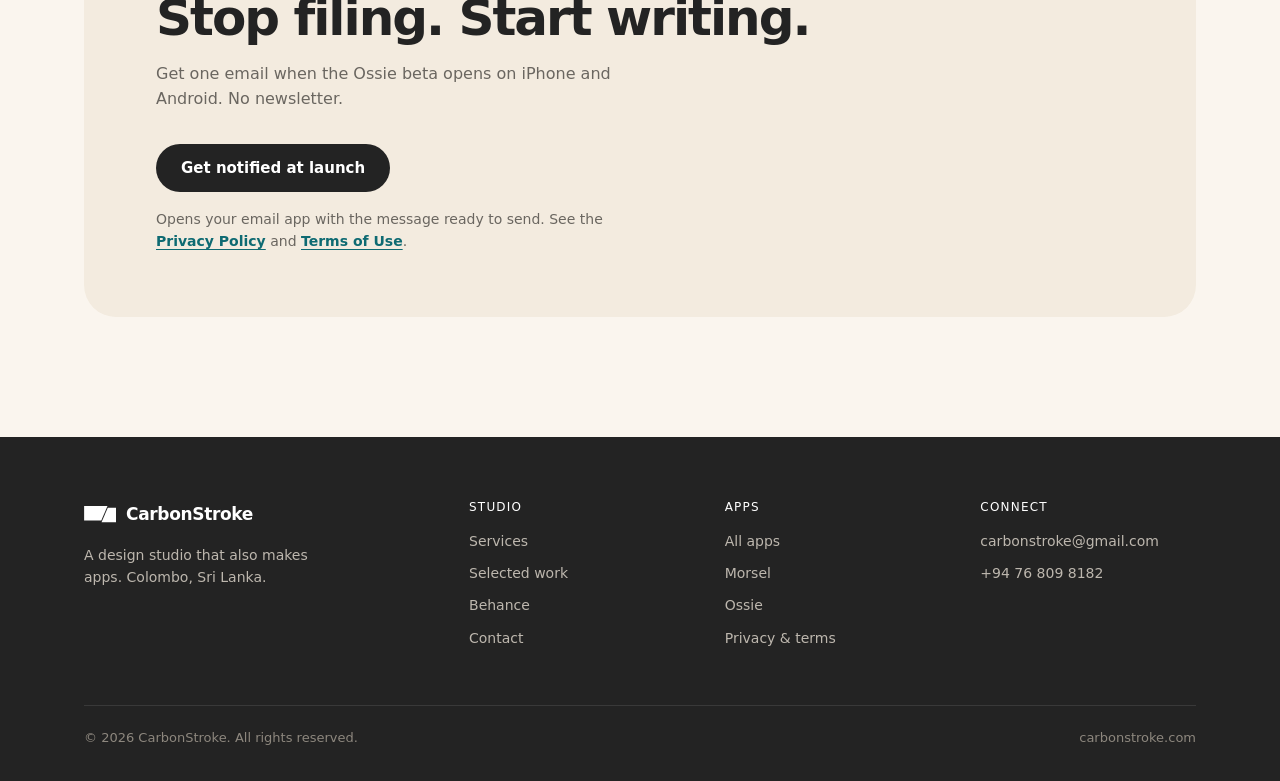
<file: apps/ossie/index.html>
<!doctype html>
<html lang="en">
<head>
  <meta charset="utf-8" />
  <meta name="viewport" content="width=device-width, initial-scale=1" />

  <!-- Security. Same policy as every other page; see docs/security/hardening.md.
       The sha256 hash covers the one inline script at the bottom of this head.
       style-src has no 'unsafe-inline', so this page uses no style attributes:
       every rule lives in css/ossie.css. -->
  <meta http-equiv="Content-Security-Policy" content="
    default-src 'none';
    script-src 'self' 'sha256-/x7W7R75k8Roq0WaVRQX9blP4OufE5xbAdzklGxsgpw=';
    style-src 'self' https://fonts.googleapis.com;
    font-src https://fonts.gstatic.com;
    img-src 'self' data:;
    form-action 'none';
    base-uri 'none';
    upgrade-insecure-requests;
  " />
  <meta name="referrer" content="strict-origin-when-cross-origin" />

  <title>Ossie: notes that file themselves | CarbonStroke</title>
  <meta name="description" content="Write or talk. Ossie reads the note on your phone, puts it in the right folder, and tells you where it went. In development for iPhone and Android." />

  <meta property="og:title" content="Ossie: notes that file themselves" />
  <meta property="og:description" content="Write or talk. Ossie reads the note on your phone, puts it in the right folder, and tells you where it went." />
  <meta property="og:type" content="website" />
  <meta property="og:url" content="https://www.carbonstroke.com/apps/ossie/" />
  <meta property="og:image" content="https://www.carbonstroke.com/assets/img/hero.jpg" />

  <link rel="icon" type="image/svg+xml" href="../../assets/logo/cs-black.svg" />

  <link rel="preconnect" href="https://fonts.googleapis.com" />
  <link rel="preconnect" href="https://fonts.gstatic.com" crossorigin />
  <link href="https://fonts.googleapis.com/css2?family=Geist:wght@500;600;700&family=Figtree:wght@400;500;600;700&family=Newsreader:opsz,wght@6..72,400;6..72,500;6..72,600&display=swap" rel="stylesheet" />

  <link rel="stylesheet" href="../../css/styles.css?v=6" />
  <link rel="stylesheet" href="../../css/ossie.css?v=8" />

  <!-- Content ships visible; the scroll-reveal animation is opt-in and only
       applies once we know scripting is available. -->
  <script>document.documentElement.classList.add('js');</script>
</head>
<body>
<a class="skip" href="#main">Skip to content</a>
<header class="hdr" id="top">
  <div class="wrap hdr-in">
    <a class="brand" href="../../" aria-label="CarbonStroke home"><svg viewBox="0 0 196 100" fill="#232323" aria-hidden="true"><path d="M145.737 11.3223L107.428 99.926H195.958V11.3223H145.737Z"/><path d="M105.736 88.749L143.972 0.21875H0.587891V88.749H105.736Z"/></svg>CarbonStroke</a>
    <nav class="nav" aria-label="Primary">
      <a href="../../#studio">Studio</a>
      <a href="../../#work">Work</a>
      <a href="../../#apps" class="new on" aria-current="page">Apps <i class="tag-new">NEW</i></a>
      <a href="../../#about">About</a>
    </nav>
    <a class="btn btn-dark btn-sm" href="../../#contact">Start a project</a>
    <button class="nav-toggle" aria-label="Open menu" aria-expanded="false" aria-controls="mobile-menu"><span></span><span></span><span></span></button>
  </div>
  <div class="mobile-menu" id="mobile-menu" hidden>
    <a href="../../#studio">Studio</a>
    <a href="../../#work">Work</a>
    <a href="../../#apps">Apps</a>
    <a href="../../#about">About</a>
    <a class="btn btn-dark btn-sm" href="../../#contact">Start a project</a>
  </div>
</header>

<main id="main" class="os">

<!-- ================= TOP: app identity, hero, details ================= -->
<section class="osp-top">
  <div class="wrap">
    <a class="back" href="../../#apps"><svg width="14" height="14" viewBox="0 0 24 24" fill="none" stroke="currentColor" stroke-width="2" aria-hidden="true"><path d="M19 12H5M11 6l-6 6 6 6"/></svg> Back to apps</a>

    <div class="osp-hero">
      <div>
        <div class="osp-id">
          <img src="../../assets/img/apps/ossie-icon.webp" alt="" width="64" height="64" />
          <div><b>Ossie</b><span>Notes app · iPhone &amp; Android</span></div>
          <span class="osp-dev">In development</span>
        </div>
        <h1>Notes that file themselves.</h1>
        <p class="osp-lead">Write or talk. Ossie reads the note on your phone, puts it in the right folder, and tells you where it went. When it isn’t sure, it asks instead of guessing.</p>
        <div class="osp-acts">
          <a class="btn btn-dark" href="mailto:carbonstroke@gmail.com?subject=Add%20me%20to%20the%20Ossie%20waitlist&amp;body=Please%20email%20me%20when%20the%20Ossie%20beta%20opens.">Get notified at launch</a>
          <a class="btn btn-ghost" href="../ossie.html">Read the case study</a>
        </div>
        <p class="osp-agree">Before you sign up, read the <a class="osp-link" href="privacy.html">Privacy Policy</a> and the <a class="osp-link" href="terms.html">Terms of Use</a>.</p>
      </div>

      <div class="osp-art" role="img" aria-label="Ossie’s Today screen on a phone, listing notes and the folders they were filed to, next to a new note that says Filed to Lisbon">
        <div class="osp-art-in">
          <div class="os-phone" aria-hidden="true"><div class="os-screen">
        <div class="os-status"><span>9:41</span><i></i></div>
        <div class="os-back"><svg class="os-ic" viewBox="0 0 24 24"><path d="m15 18-6-6 6-6"/></svg>Folders</div>
        <div class="os-scr-title nr">Today</div>
        <div class="os-scr-date">Monday 23 November</div>
        <div class="os-gl">Today</div>
        <div class="os-grp">
          <div class="os-row"><h4>Kitchen reno quotes so far</h4><p>Harlow &amp; Sons came in at £14.2k.</p><div class="os-fo"><svg class="os-ic" viewBox="0 0 24 24"><path d="M20 20a2 2 0 0 0 2-2V8a2 2 0 0 0-2-2h-7.9a2 2 0 0 1-1.69-.9L9.6 3.9A2 2 0 0 0 7.93 3H4a2 2 0 0 0-2 2v13a2 2 0 0 0 2 2Z"/></svg>Filed to Kitchen reno</div></div>
          <div class="os-row"><h4>Something Ama said about pacing</h4><p>“Ship the boring version first.”</p><div class="os-fo inbox"><svg class="os-ic" viewBox="0 0 24 24"><polyline points="22 12 16 12 14 15 10 15 8 12 2 12"/><path d="M5.45 5.11 2 12v6a2 2 0 0 0 2 2h16a2 2 0 0 0 2-2v-6l-3.45-6.89A2 2 0 0 0 16.76 4H7.24a2 2 0 0 0-1.79 1.11z"/></svg>In Inbox · pick a folder</div></div>
          <div class="os-row"><h4>Call with Dev about the island</h4><p>0:42 · “so the sink has to move…”</p><div class="os-fo"><svg class="os-ic" viewBox="0 0 24 24"><path d="M20 20a2 2 0 0 0 2-2V8a2 2 0 0 0-2-2h-7.9a2 2 0 0 1-1.69-.9L9.6 3.9A2 2 0 0 0 7.93 3H4a2 2 0 0 0-2 2v13a2 2 0 0 0 2 2Z"/></svg>Kitchen reno</div></div>
        </div>
        <div class="os-gl">Previous 7 Days</div>
        <div class="os-grp">
          <div class="os-row"><h4>Lisbon day 2 plan</h4><p>LX Factory, then tram 28.</p><div class="os-fo"><svg class="os-ic" viewBox="0 0 24 24"><path d="M20 20a2 2 0 0 0 2-2V8a2 2 0 0 0-2-2h-7.9a2 2 0 0 1-1.69-.9L9.6 3.9A2 2 0 0 0 7.93 3H4a2 2 0 0 0-2 2v13a2 2 0 0 0 2 2Z"/></svg>Travel / Lisbon</div></div>
        </div>
        <div class="os-dock">
          <div class="os-search">Search<b><svg class="os-ic" viewBox="0 0 24 24"><path d="M12 2a3 3 0 0 0-3 3v7a3 3 0 0 0 6 0V5a3 3 0 0 0-3-3Z"/><path d="M19 10v2a7 7 0 0 1-14 0v-2"/></svg></b></div>
          <span class="os-compose"><svg class="os-ic" viewBox="0 0 24 24"><path d="M12 20h9"/><path d="M16.5 3.5a2.12 2.12 0 0 1 3 3L7 19l-4 1 1-4Z"/></svg></span>
        </div>
      </div></div>
          <div class="os-ncard" aria-hidden="true">
        <div class="os-ncard-meta">Just now · typed</div>
        <h3>Flight moved to Friday</h3>
        <p>TAP 1354 now lands at 16:20.</p>
        <span class="os-pill"><svg viewBox="0 0 24 24"><path d="M20 20a2 2 0 0 0 2-2V8a2 2 0 0 0-2-2h-7.9a2 2 0 0 1-1.69-.9L9.6 3.9A2 2 0 0 0 7.93 3H4a2 2 0 0 0-2 2v13a2 2 0 0 0 2 2Z"/></svg>Filed to Lisbon</span>
      </div>
        </div>
        <img class="os-mascot" src="../../assets/img/apps/ossie/folders.webp" alt="" width="155" height="190" />
      </div>
    </div>

    <div class="osp-meta">
      <div><b>Platforms</b><span>iPhone and Android</span></div>
      <div><b>Status</b><span>In development, beta coming</span></div>
      <div><b>Your notes</b><span>Stay on your phone</span></div>
      <div class="legal"><b>Legal</b><span><a class="osp-link" href="privacy.html">Privacy Policy</a><a class="osp-link" href="terms.html">Terms of Use</a></span></div>
    </div>
  </div>
</section>

<!-- ================= HOW IT WORKS ================= -->
<section class="sec" id="how">
  <div class="wrap">
    <div class="sec-head">
      <h2>You write. <em>Ossie does the filing.</em></h2>
      <p>Most notes apps hand you a folder tree and wish you luck. Ossie keeps the tree for you, so the only thing you do is capture.</p>
    </div>
    <div class="osp-steps">
      <article class="osp-step reveal">
        <div class="osp-step-top"><span class="n">01</span><img src="../../assets/img/apps/ossie/writing.webp" alt="" width="75" height="96" loading="lazy" /></div>
        <h3>Write or talk</h3>
        <p>Open Ossie and you land on Today. Type a note or hold the mic. No folder to choose, no title required. Tap Done.</p>
      </article>
      <article class="osp-step reveal">
        <div class="osp-step-top"><span class="n">02</span><img src="../../assets/img/apps/ossie/folders.webp" alt="" width="78" height="96" loading="lazy" /></div>
        <h3>Ossie files it</h3>
        <p>It reads the note, picks a folder, adds a title and a few tags, and makes a new folder when nothing fits.</p>
      </article>
      <article class="osp-step reveal">
        <div class="osp-step-top"><span class="n">03</span><img src="../../assets/img/apps/ossie/thumbs.webp" alt="" width="82" height="96" loading="lazy" /></div>
        <h3>Find it later</h3>
        <p>Browse a tidy folder tree, open a tag, or search from the bottom of any screen. The note is where you’d look for it.</p>
      </article>
    </div>
  </div>
</section>

<!-- ================= FEATURES: Inbox and Voice ================= -->
<section class="sec" id="features">
  <div class="wrap">
    <div class="osp-feature">
      <div class="osp-panel inbox reveal" role="img" aria-label="Ossie’s Inbox: a note about pacing waits with three best-guess folders, Work / Product, Ideas and Reading">
        <div aria-hidden="true">
          <div class="os-inbox-head"><svg class="os-ic" viewBox="0 0 24 24"><polyline points="22 12 16 12 14 15 10 15 8 12 2 12"/><path d="M5.45 5.11 2 12v6a2 2 0 0 0 2 2h16a2 2 0 0 0 2-2v-6l-3.45-6.89A2 2 0 0 0 16.76 4H7.24a2 2 0 0 0-1.79 1.11z"/></svg>Inbox · 2 notes need a folder</div>
        <div class="os-note">
          <div class="os-note-meta">9:33 · typed</div>
          <h3>Something Ama said about pacing</h3>
          <p>“Ship the boring version first, then make it lovely.”</p>
          <div class="os-guess-label">Best guesses</div>
          <div class="os-guesses"><span class="on">Work / Product</span><span>Ideas</span><span>Reading</span><span class="other">Other…</span></div>
        </div>
        <div class="os-note faded">
          <h3>Book the boiler service</h3>
          <p>Swipe right to file to Home, left for more folders.</p>
        </div>
        </div>
        <img class="os-mascot" src="../../assets/img/apps/ossie/inbox.webp" alt="" width="139" height="160" loading="lazy" />
      </div>
      <div>
        <span class="n">The Inbox</span>
        <h2>Ossie asks instead of guessing.</h2>
        <p>A note that could belong in three places goes to the Inbox with Ossie’s best guesses. One tap files it. A swipe does too.</p>
        <ul class="osp-ticks">
          <li><div><b>Your choice sticks.</b> <span>Move a note yourself and Ossie locks it there.</span></div></li>
          <li><div><b>Every move has Undo.</b> <span>A banner says where the note went, with Undo right there.</span></div></li>
          <li><div><b>Nothing happens quietly.</b> <span>Activity lists every automatic change from the last 30 days.</span></div></li>
        </ul>
      </div>
    </div>

    <div class="osp-feature" id="voice">
      <div>
        <span class="n">Voice notes</span>
        <h2>Talk it through. Read it back.</h2>
        <p>Hold the mic and say what’s on your mind. Ossie keeps the recording, writes a transcript you can edit, and files the note like any other.</p>
        <ul class="osp-ticks">
          <li><div><b>Transcribed on your phone.</b> <span>The audio isn’t sent anywhere to be turned into text.</span></div></li>
          <li><div><b>Searchable.</b> <span>Every word, the same as a typed note.</span></div></li>
        </ul>
      </div>
      <div class="osp-panel voice reveal">
        <div class="os-vcard" role="img" aria-label="A 42-second voice note called Call with Dev about the island, with its transcript, filed to Kitchen reno">
          <div aria-hidden="true">
          <div class="os-note-meta">Monday 9:12 · voice note</div>
          <h3>Call with Dev about the island</h3>
          <div class="os-player">
            <span class="os-play"><svg viewBox="0 0 24 24"><polygon points="7 4 20 12 7 20 7 4"/></svg></span>
            <svg class="os-wave" viewBox="0 0 260 36" preserveAspectRatio="none"><g fill="#A3D9DC"><rect x="0" y="14" width="4" height="8" rx="2"/><rect x="9" y="9" width="4" height="18" rx="2"/><rect x="18" y="4" width="4" height="28" rx="2"/><rect x="27" y="11" width="4" height="14" rx="2"/><rect x="36" y="6" width="4" height="24" rx="2"/><rect x="45" y="13" width="4" height="10" rx="2"/><rect x="54" y="2" width="4" height="32" rx="2"/><rect x="63" y="9" width="4" height="18" rx="2"/><rect x="72" y="12" width="4" height="12" rx="2"/><rect x="81" y="5" width="4" height="26" rx="2"/></g><g fill="#3A3A3C"><rect x="90" y="10" width="4" height="16" rx="2"/><rect x="99" y="4" width="4" height="28" rx="2"/><rect x="108" y="12" width="4" height="12" rx="2"/><rect x="117" y="7" width="4" height="22" rx="2"/><rect x="126" y="14" width="4" height="8" rx="2"/><rect x="135" y="3" width="4" height="30" rx="2"/><rect x="144" y="10" width="4" height="16" rx="2"/><rect x="153" y="6" width="4" height="24" rx="2"/><rect x="162" y="12" width="4" height="12" rx="2"/><rect x="171" y="8" width="4" height="20" rx="2"/><rect x="180" y="13" width="4" height="10" rx="2"/><rect x="189" y="5" width="4" height="26" rx="2"/><rect x="198" y="11" width="4" height="14" rx="2"/><rect x="207" y="8" width="4" height="20" rx="2"/><rect x="216" y="14" width="4" height="8" rx="2"/><rect x="225" y="6" width="4" height="24" rx="2"/><rect x="234" y="11" width="4" height="14" rx="2"/><rect x="243" y="14" width="4" height="8" rx="2"/><rect x="252" y="15" width="4" height="6" rx="2"/></g></svg>
            <span>0:42</span>
          </div>
          <div class="os-tr-label">Transcript</div>
          <p>So the sink has to move about forty centimetres left, which means the island loses one drawer stack. Dev thinks we keep the overhang. Ask Harlow if that changes the quote.</p>
          <div class="os-tags"><span class="os-pill">Filed to Kitchen reno</span><span class="os-pill neutral">#island</span></div>
          </div>
        </div>
        <img class="os-mascot" src="../../assets/img/apps/ossie/mic.webp" alt="" width="136" height="160" loading="lazy" />
      </div>
    </div>
  </div>
</section>

<!-- ================= PRIVACY ================= -->
<section class="sec osp-privacy" id="privacy">
  <div class="wrap">
    <div class="sec-head">
      <h2>Your notes live on your phone. <em>So does the filing.</em></h2>
      <p>There’s no Ossie account and no Ossie server. We never see your notes, because they never leave your device to reach us.</p>
    </div>
    <div class="osp-modes">
      <div class="osp-mode reveal">
        <svg class="os-ic" viewBox="0 0 24 24" aria-hidden="true"><rect x="5" y="2" width="14" height="20" rx="2"/><path d="M12 18h.01"/></svg>
        <h3>With Apple Intelligence</h3>
        <p>Filing, titles and tags run on the on-device model. Nothing is sent anywhere.</p>
      </div>
      <div class="osp-mode reveal">
        <svg class="os-ic" viewBox="0 0 24 24" aria-hidden="true"><circle cx="7.5" cy="15.5" r="5.5"/><path d="m21 2-9.6 9.6"/><path d="m15.5 7.5 3 3L22 7l-3-3"/></svg>
        <h3>With your own AI key</h3>
        <p>On other phones, paste a key from Anthropic, OpenAI, Gemini or another provider. Notes go straight from your phone to them, never through us.</p>
      </div>
      <div class="osp-mode reveal">
        <svg class="os-ic" viewBox="0 0 24 24" aria-hidden="true"><path d="M20 20a2 2 0 0 0 2-2V8a2 2 0 0 0-2-2h-7.9a2 2 0 0 1-1.69-.9L9.6 3.9A2 2 0 0 0 7.93 3H4a2 2 0 0 0-2 2v13a2 2 0 0 0 2 2Z"/></svg>
        <h3>With no AI at all</h3>
        <p>Writing, voice, transcripts, search and manual filing all still work. New notes wait in the Inbox with simple suggestions.</p>
      </div>
    </div>
    <div class="osp-privacy-foot">
      <img src="../../assets/img/apps/ossie/unplugged.webp" alt="" width="103" height="120" loading="lazy" />
      <p>The details are in the <a class="osp-link" href="privacy.html">Privacy Policy</a> and the <a class="osp-link" href="terms.html">Terms of Use</a>.</p>
    </div>
  </div>
</section>

<!-- ================= FAQ ================= -->
<section class="sec" id="faq">
  <div class="wrap">
    <div class="sec-head">
      <h2>Fair questions.</h2>
      <p>Something else? Write to <a class="osp-link" href="mailto:carbonstroke@gmail.com?subject=Question%20about%20Ossie">carbonstroke@gmail.com</a>.</p>
    </div>
    <div class="osp-qs">
      <div><h3>What if Ossie files a note in the wrong place?</h3><p>Tap Undo on the banner, or move it yourself. A note you move stays put: Ossie locks it to that folder.</p></div>
      <div><h3>Can I make my own folders?</h3><p>Yes. You and Ossie share the same folder tree. Ossie suggests new folders when a topic keeps coming up.</p></div>
      <div><h3>Which phones will it run on?</h3><p>iPhone with iOS 26 and Android. Phones with Apple Intelligence file notes fully on device; others can add an AI key.</p></div>
      <div><h3>Does it need an internet connection?</h3><p>No. Writing, recording, transcribing, searching and on-device filing all work offline.</p></div>
      <div><h3>Who sees my notes?</h3><p>Only you. If you add an AI key, the provider you chose receives the text it needs to file a note. We never do.</p></div>
      <div><h3>When can I try it?</h3><p>Ossie is in development. Ask to be notified and we’ll send one email when the beta opens.</p></div>
    </div>
  </div>
</section>

<!-- ================= CLOSING CTA ================= -->
<section class="osp-cta" id="waitlist">
  <div class="wrap">
    <div class="osp-cta-box">
      <div>
        <h2>Stop filing. Start writing.</h2>
        <p>Get one email when the Ossie beta opens on iPhone and Android. No newsletter.</p>
        <div class="osp-acts">
          <a class="btn btn-dark" href="mailto:carbonstroke@gmail.com?subject=Add%20me%20to%20the%20Ossie%20waitlist&amp;body=Please%20email%20me%20when%20the%20Ossie%20beta%20opens.">Get notified at launch</a>
        </div>
        <p class="osp-agree">Opens your email app with the message ready to send. See the <a class="osp-link" href="privacy.html">Privacy Policy</a> and <a class="osp-link" href="terms.html">Terms of Use</a>.</p>
      </div>
      <img src="../../assets/img/apps/ossie/wave.webp" alt="" width="204" height="240" loading="lazy" />
    </div>
  </div>
</section>

</main>

<footer class="ft" id="about">
  <div class="wrap">
    <div class="ft-in">
      <div>
        <a class="brand" href="../../" aria-label="CarbonStroke home"><svg viewBox="0 0 196 100" fill="#fff" aria-hidden="true"><path d="M145.737 11.3223L107.428 99.926H195.958V11.3223H145.737Z"/><path d="M105.736 88.749L143.972 0.21875H0.587891V88.749H105.736Z"/></svg>CarbonStroke</a>
        <p class="ft-about">A design studio that also makes apps. Colombo, Sri Lanka.</p>
      </div>
      <div>
        <h4>Studio</h4>
        <ul>
          <li><a href="../../#studio">Services</a></li>
          <li><a href="../../#work">Selected work</a></li>
          <li><a href="https://www.behance.net/kumudithaperera" rel="noopener">Behance</a></li>
          <li><a href="../../#contact">Contact</a></li>
        </ul>
      </div>
      <div>
        <h4>Apps</h4>
        <ul>
          <li><a href="../../#apps">All apps</a></li>
          <li><a href="../morsel.html">Morsel</a></li>
          <li><a href="./">Ossie</a></li>
          <li><a href="https://morselrecipe.github.io/privacy.html" rel="noopener">Privacy &amp; terms</a></li>
        </ul>
      </div>
      <div>
        <h4>Connect</h4>
        <ul>
          <li><a href="mailto:carbonstroke@gmail.com">carbonstroke@gmail.com</a></li>
          <li><a href="tel:+94768098182">+94 76 809 8182</a></li>
        </ul>
      </div>
    </div>
    <div class="ft-b"><span>&copy; <span id="year">2026</span> CarbonStroke. All rights reserved.</span><span>carbonstroke.com</span></div>
  </div>
</footer>

<script src="../../js/main.js?v=4"></script>
</body>
</html>
</file>
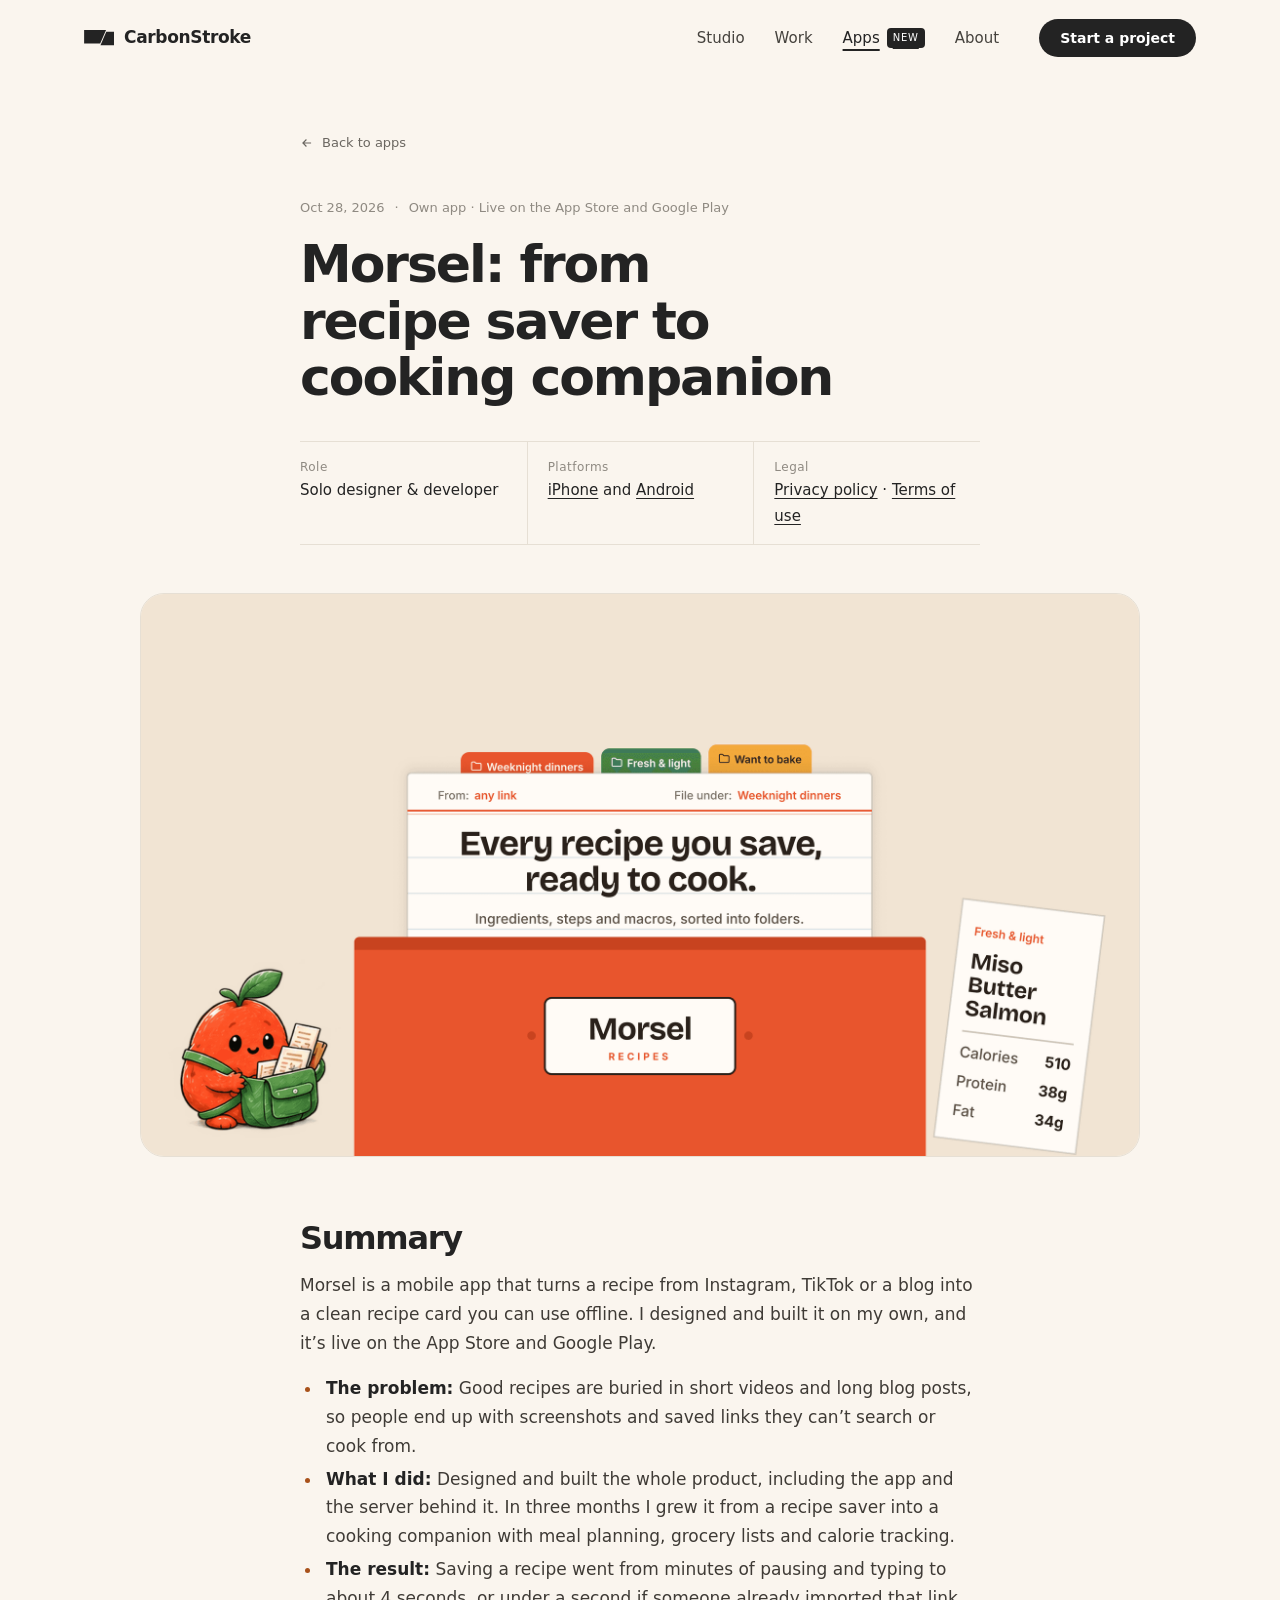
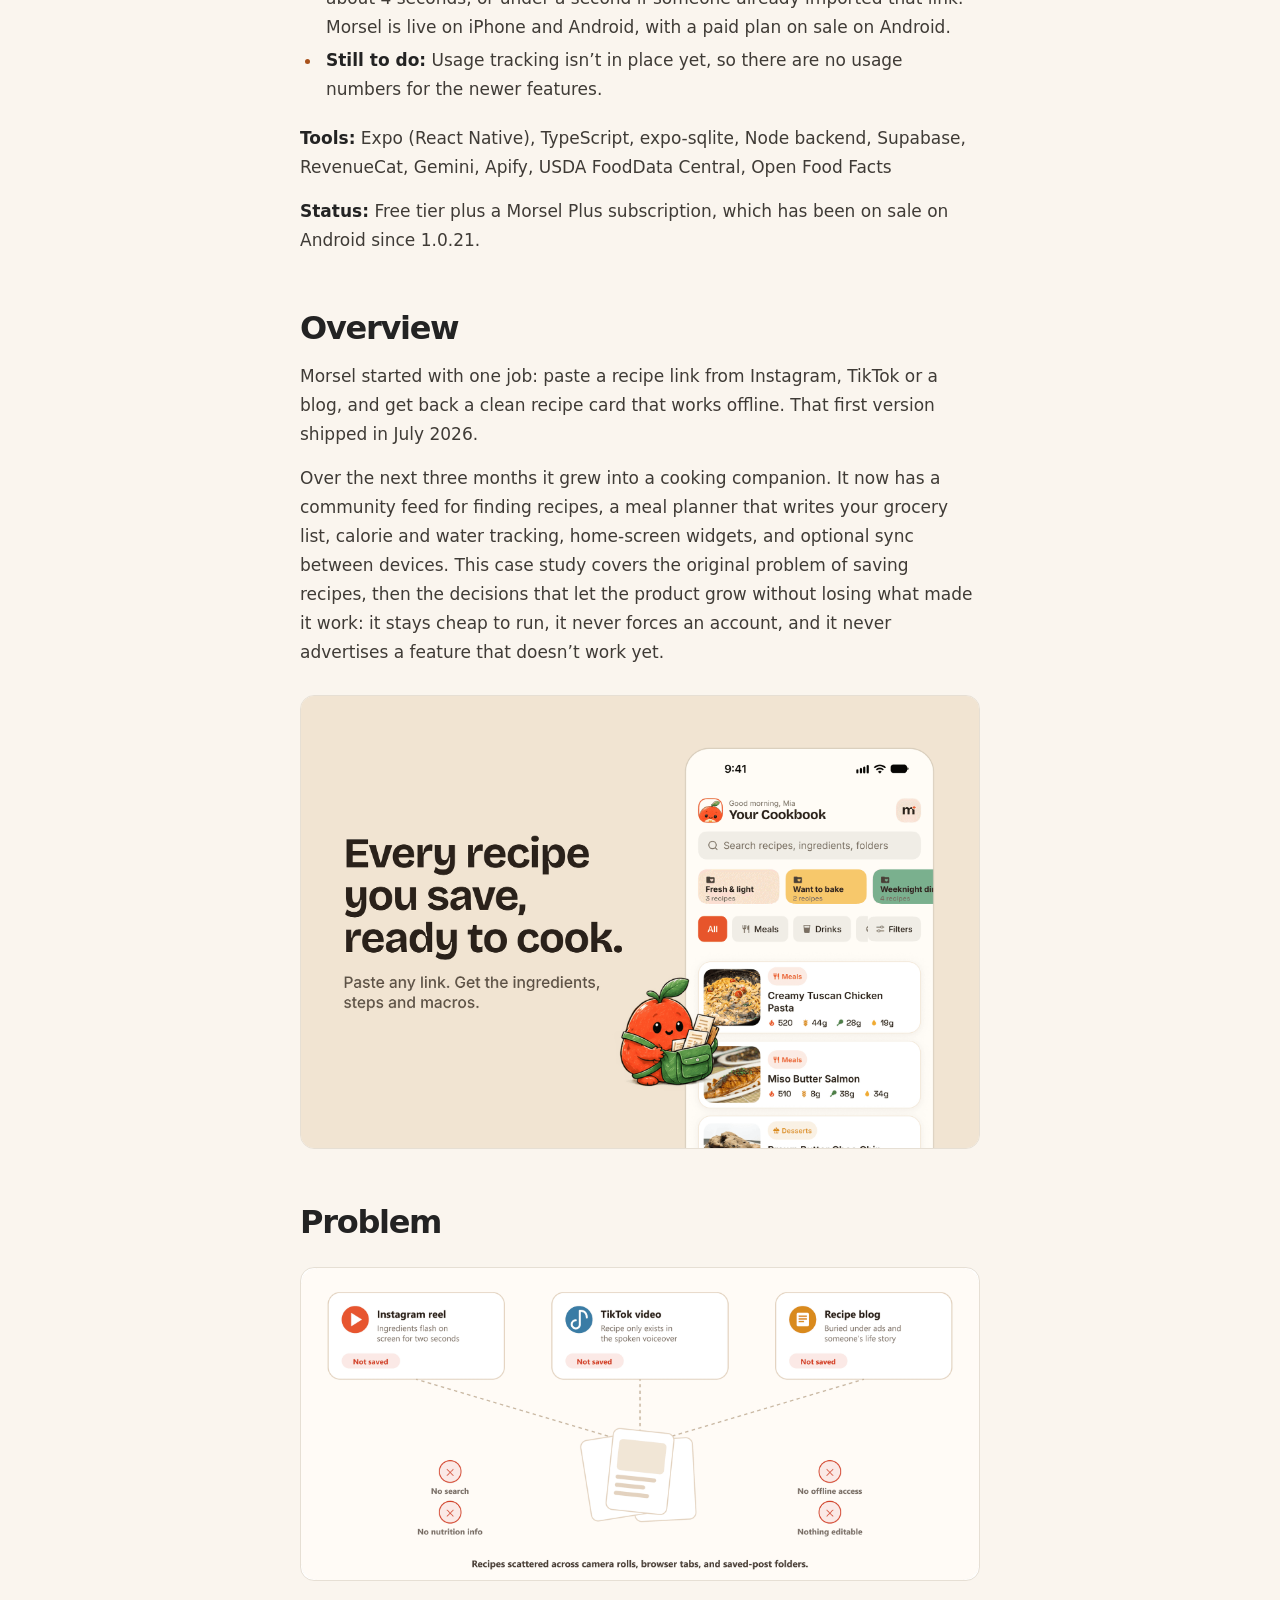
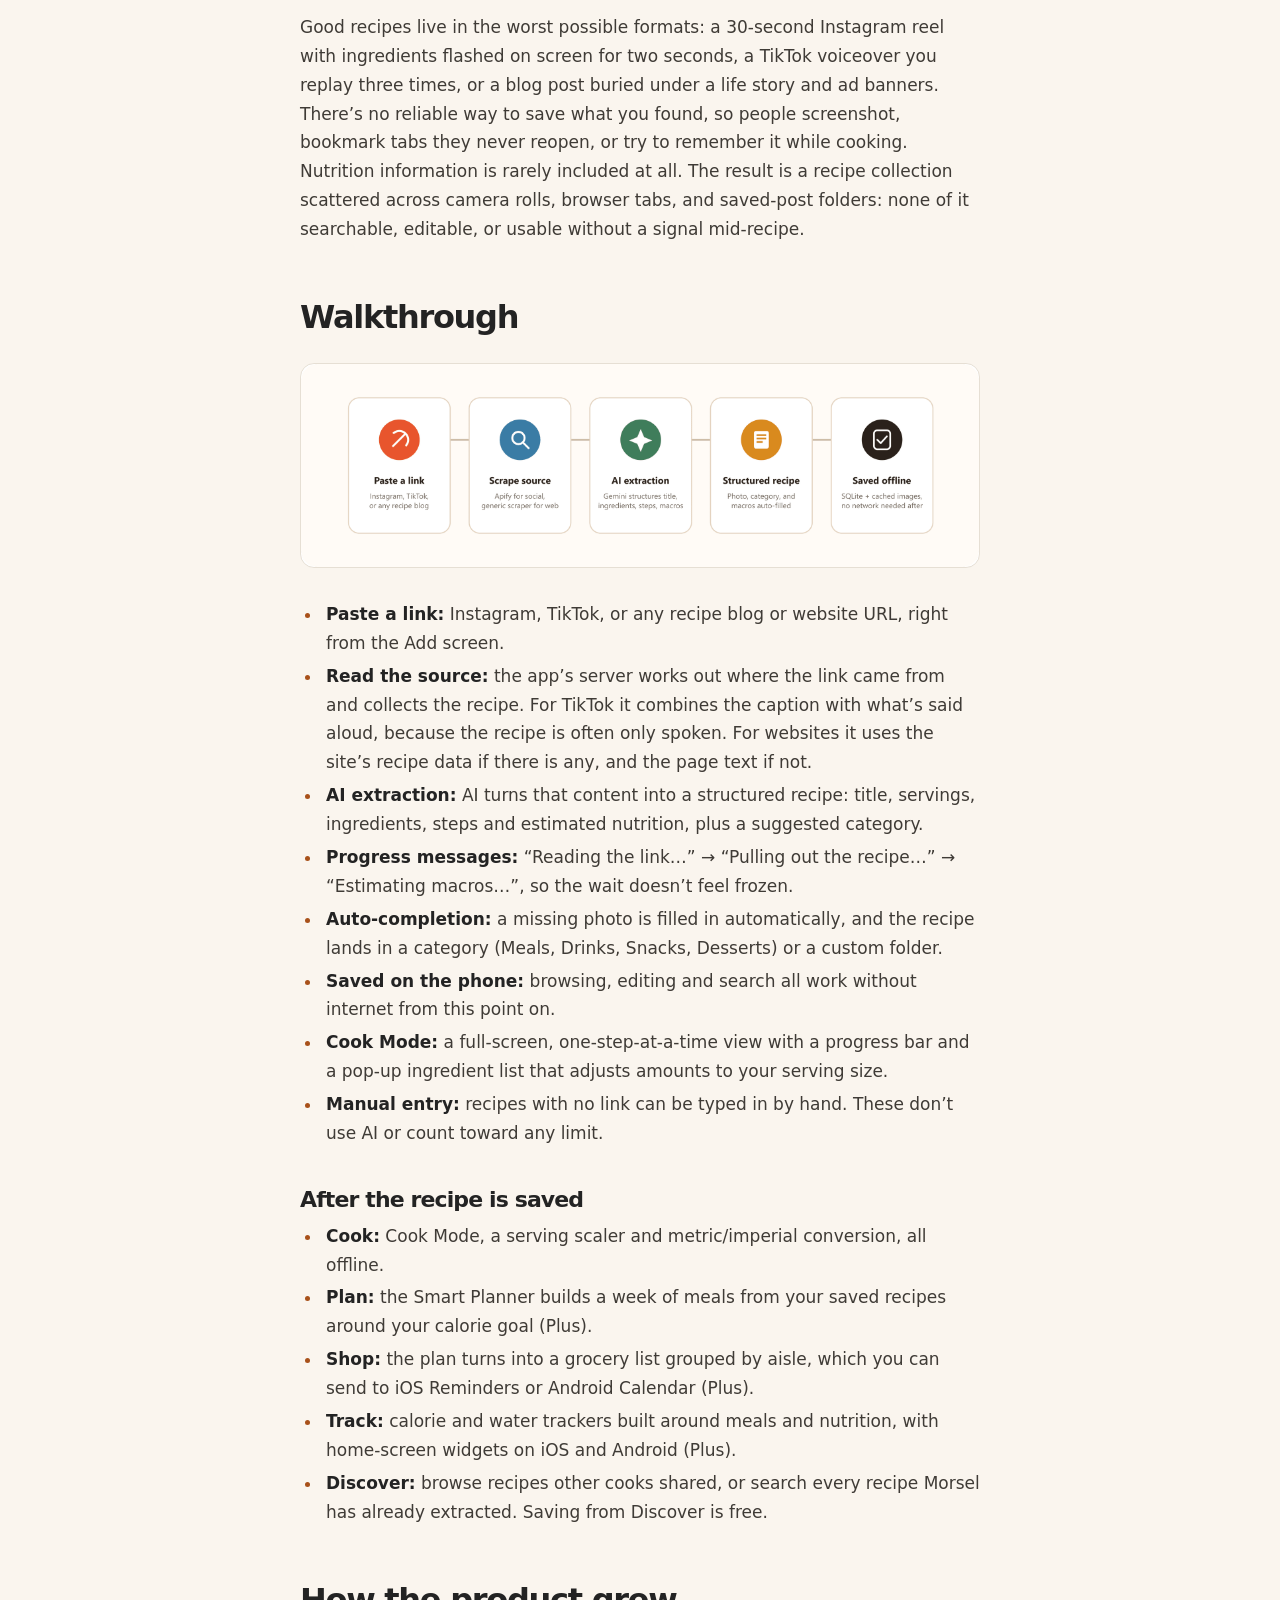
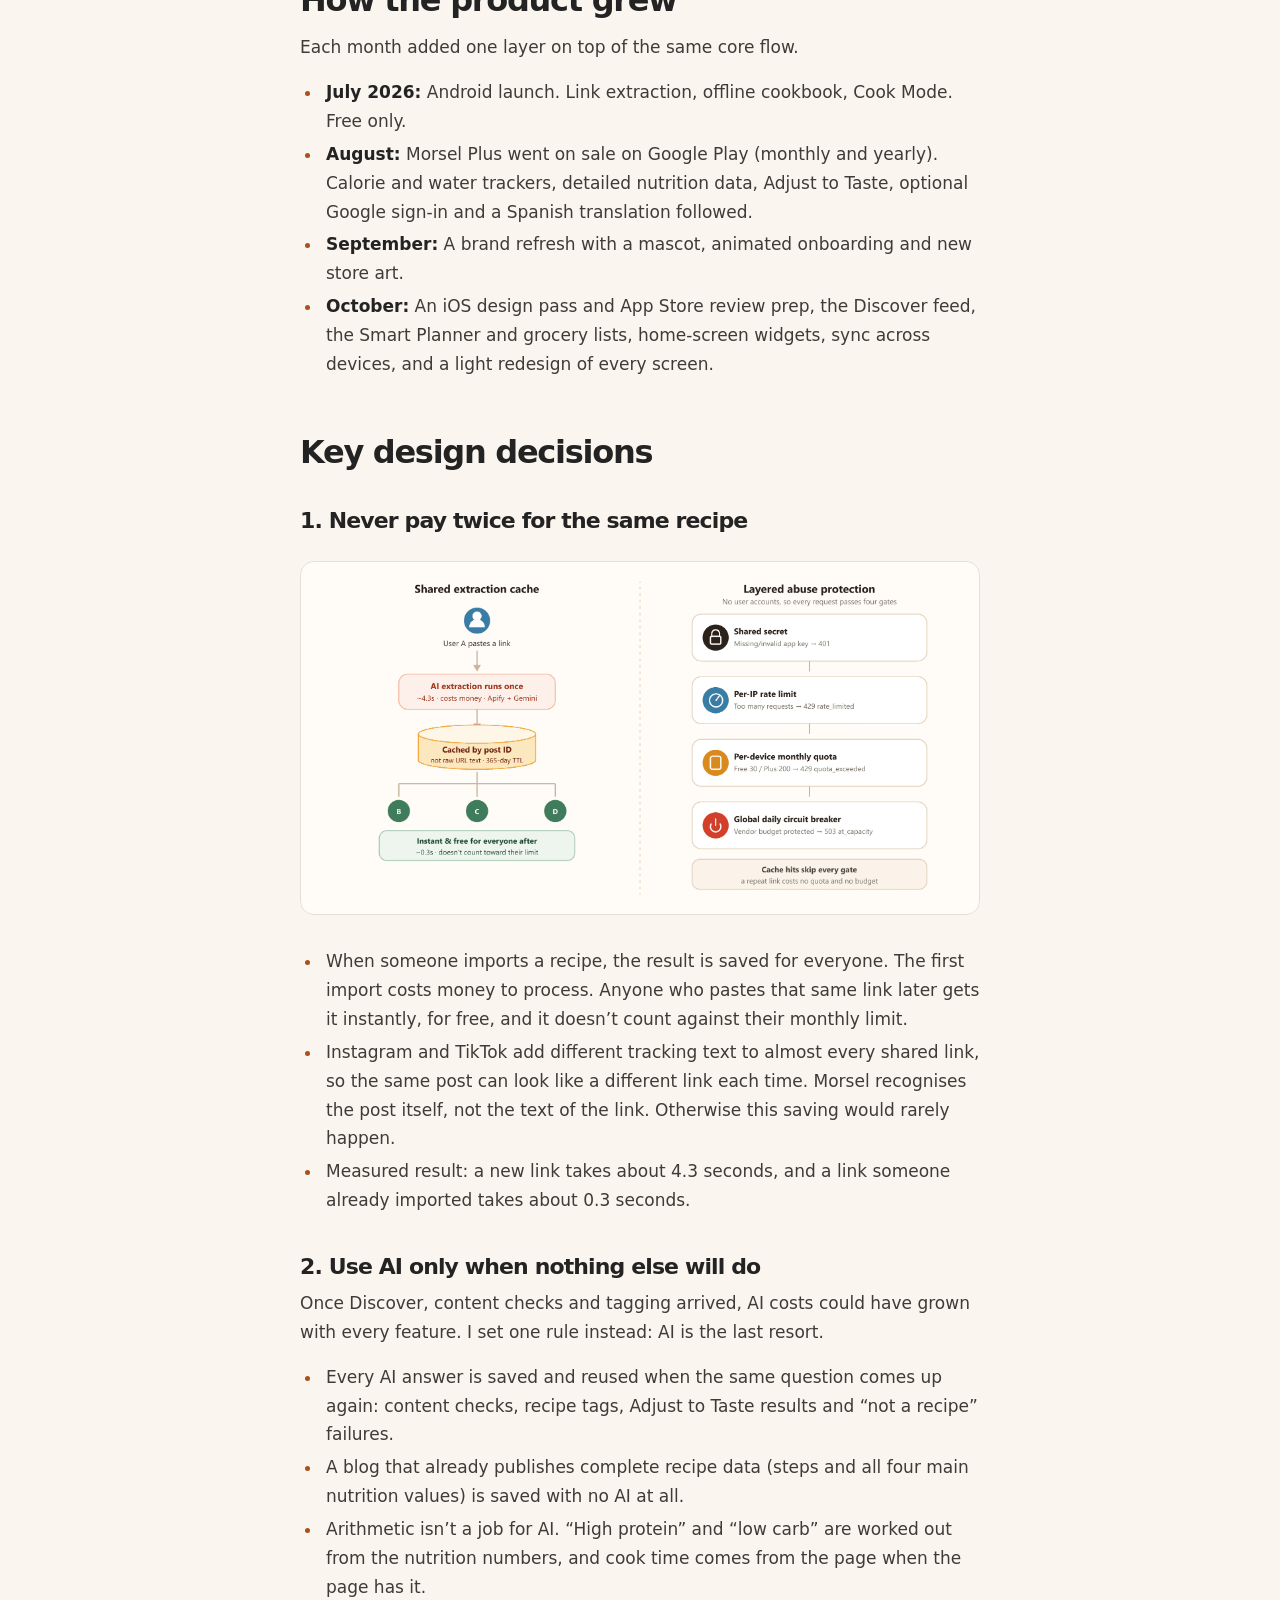
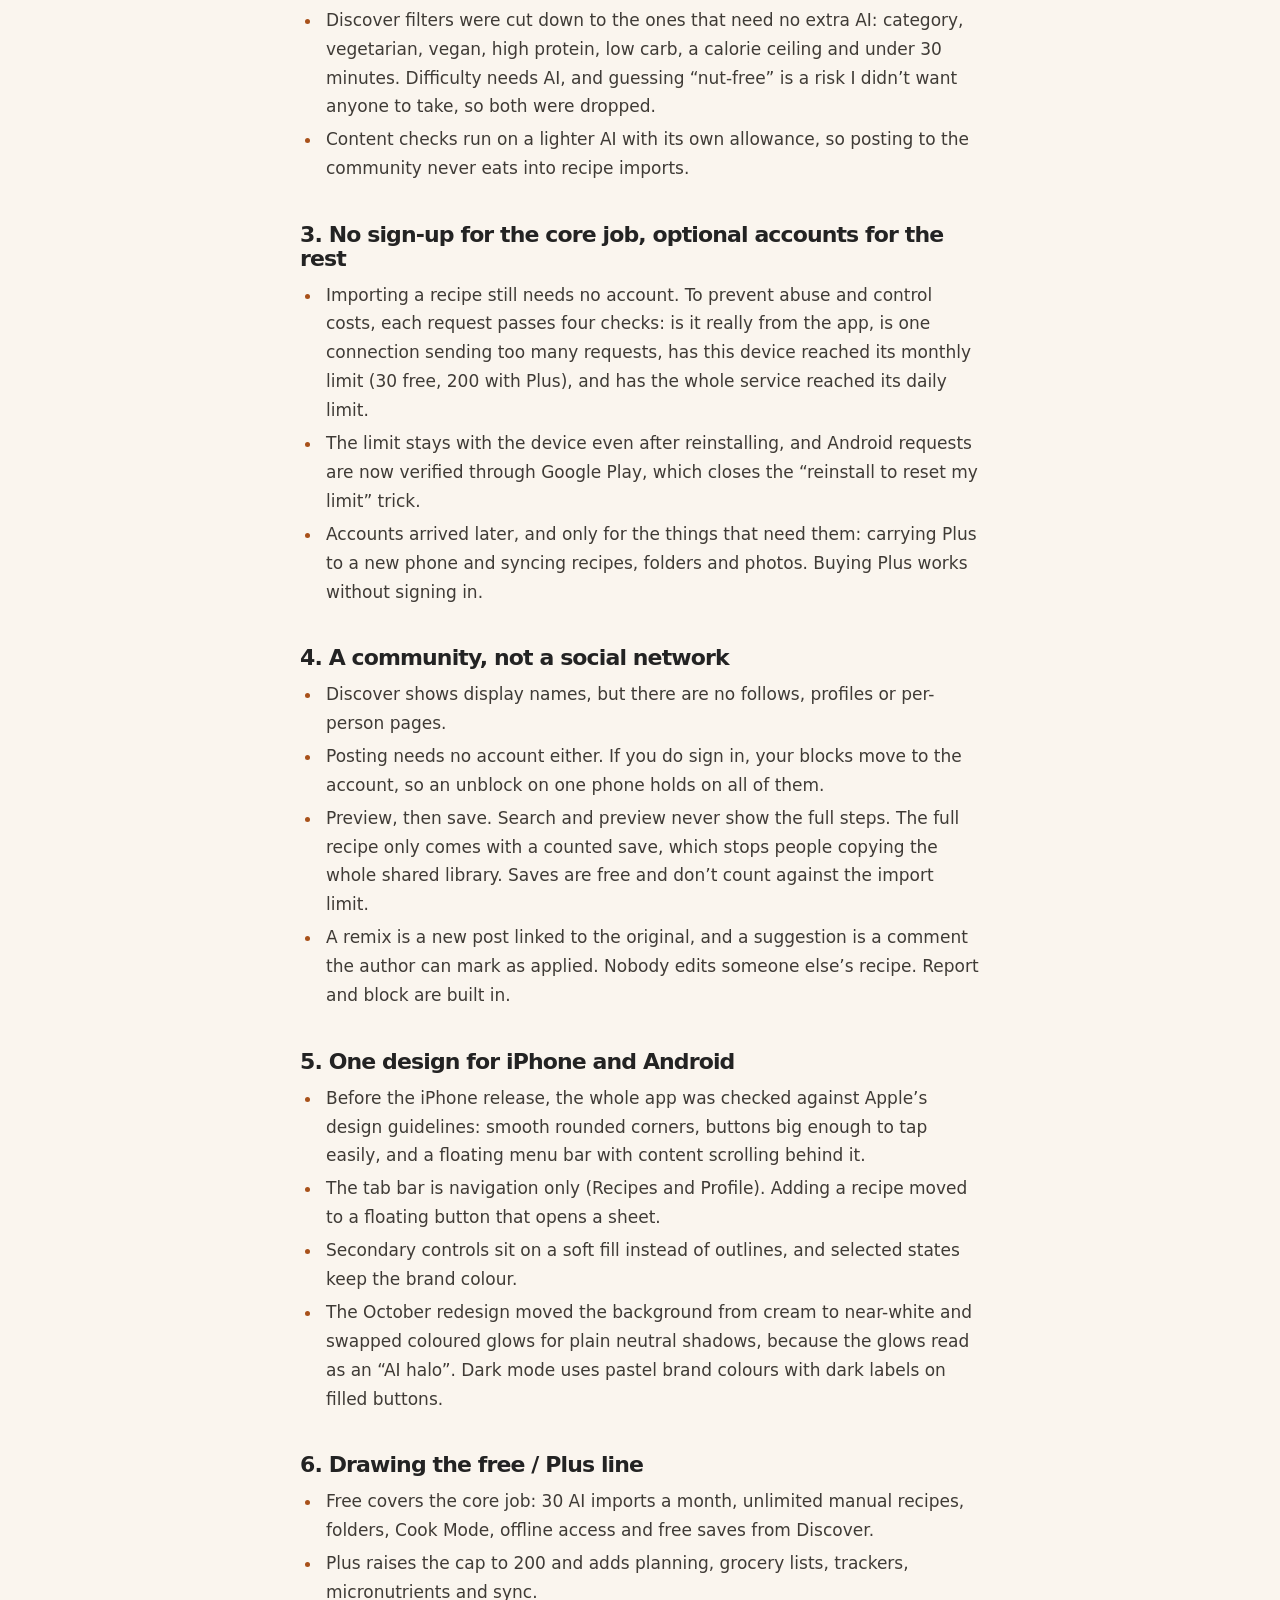
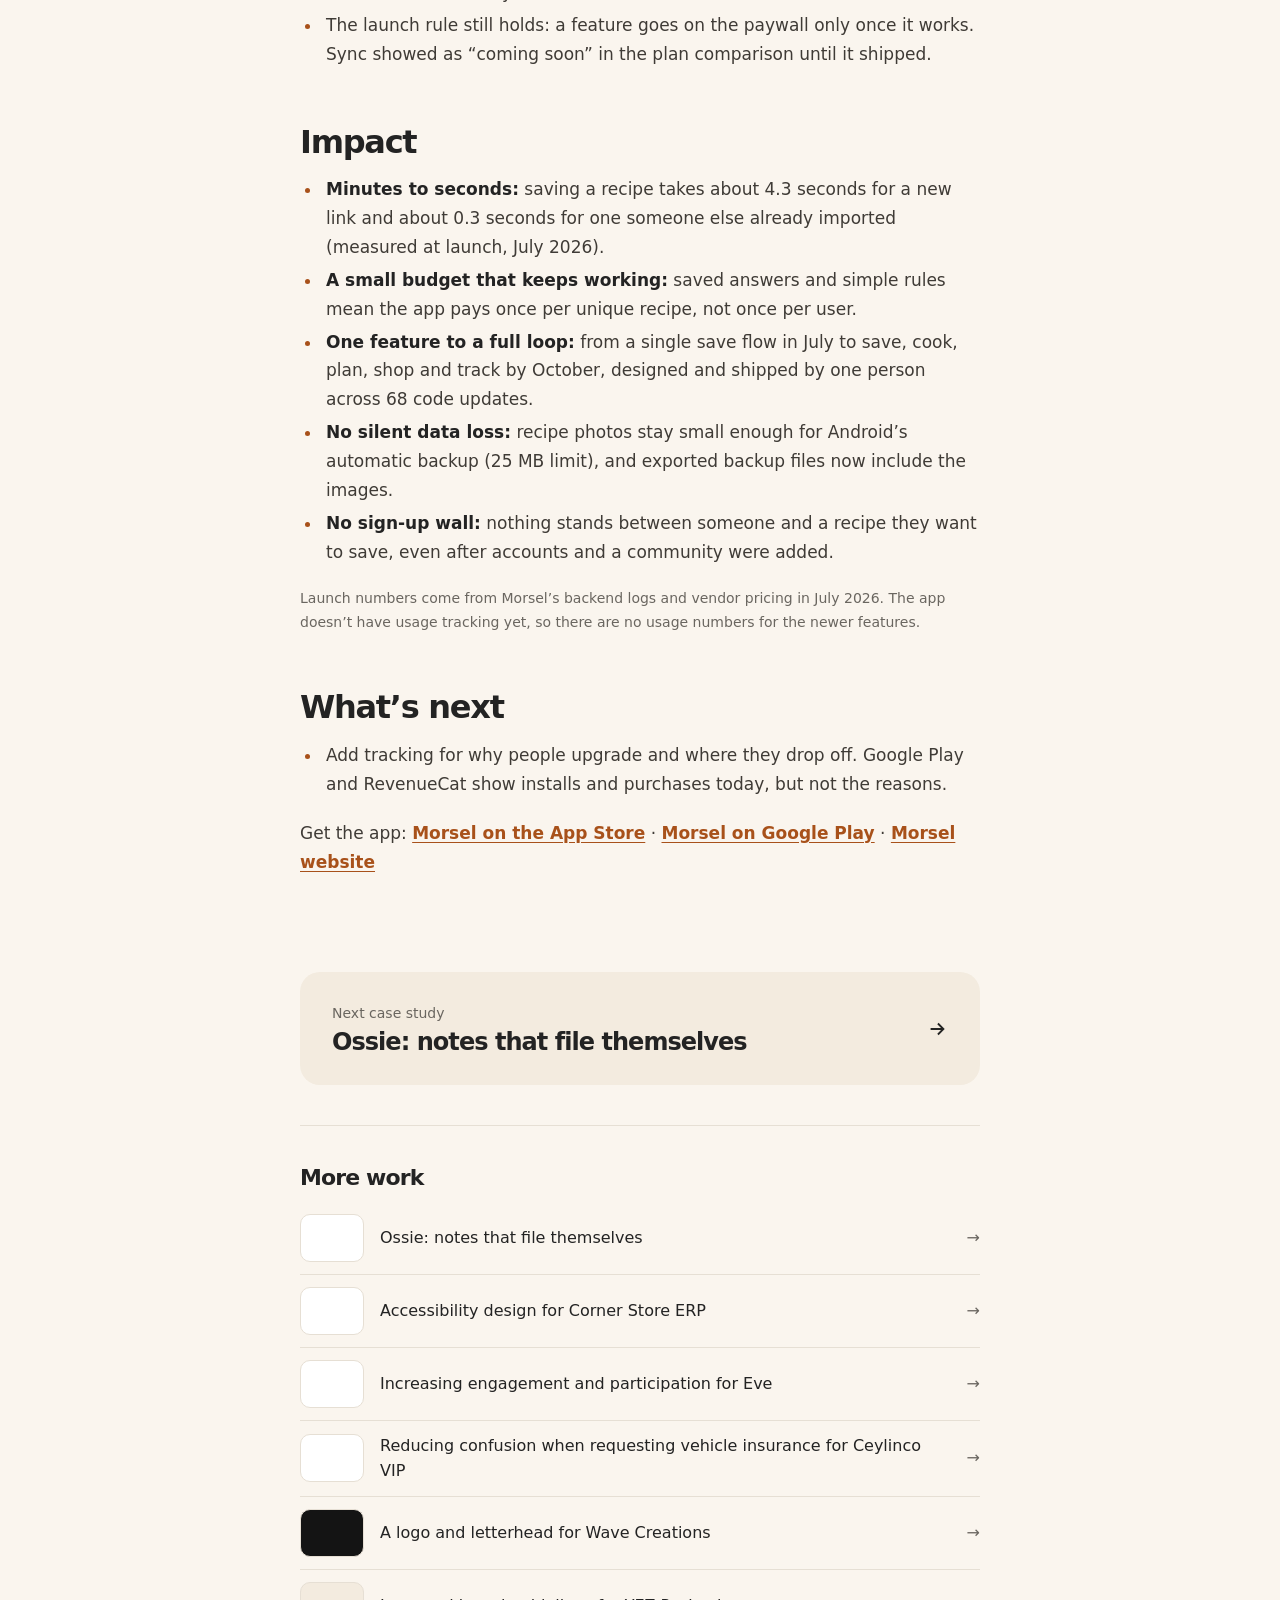
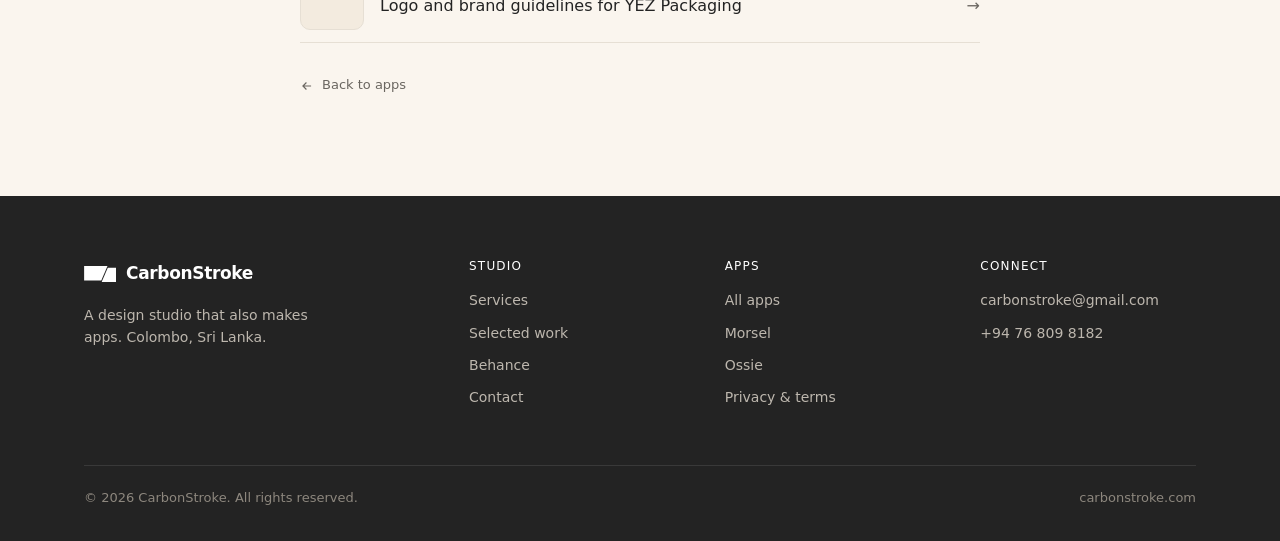
<file: apps/morsel.html>
<!doctype html>
<html lang="en">
<head>
  <meta charset="utf-8" />
  <meta name="viewport" content="width=device-width, initial-scale=1" />

  <!-- Security. GitHub Pages cannot send custom HTTP headers, so the policy
       ships as a meta tag. The sha256 hash below covers the one inline script
       at the bottom of this head — if that script's bytes change, the hash must
       be regenerated or the script will silently stop running.
       frame-ancestors, Permissions-Policy and HSTS are header-only and are set
       at the Cloudflare edge instead; see docs/security/hardening.md. -->
  <meta http-equiv="Content-Security-Policy" content="
    default-src 'none';
    script-src 'self' 'sha256-/x7W7R75k8Roq0WaVRQX9blP4OufE5xbAdzklGxsgpw=';
    style-src 'self' https://fonts.googleapis.com;
    font-src https://fonts.gstatic.com;
    img-src 'self' data:;
    form-action 'none';
    base-uri 'none';
    upgrade-insecure-requests;
  " />
  <meta name="referrer" content="strict-origin-when-cross-origin" />

  <title>Morsel: from recipe saver to cooking companion | CarbonStroke</title>
  <meta name="description" content="Morsel is a mobile app that turns a recipe from Instagram, TikTok or a blog into a clean recipe card you can use offline. I designed and built it on my…" />

  <meta property="og:title" content="Morsel: from recipe saver to cooking companion | CarbonStroke" />
  <meta property="og:description" content="Morsel is a mobile app that turns a recipe from Instagram, TikTok or a blog into a clean recipe card you can use offline. I designed and built it on my…" />
  <meta property="og:type" content="website" />
  <meta property="og:url" content="https://www.carbonstroke.com/apps/morsel.html" />
  <meta property="og:image" content="https://www.carbonstroke.com/assets/img/hero.jpg" />

  <link rel="icon" type="image/svg+xml" href="../assets/logo/cs-black.svg" />

  <link rel="preconnect" href="https://fonts.googleapis.com" />
  <link rel="preconnect" href="https://fonts.gstatic.com" crossorigin />
  <link href="https://fonts.googleapis.com/css2?family=Geist:wght@500;600;700&family=Figtree:wght@400;500;600;700&display=swap" rel="stylesheet" />

  <link rel="stylesheet" href="../css/styles.css?v=6" />

  <!-- Content ships visible; the scroll-reveal animation is opt-in and only
       applies once we know scripting is available. -->
  <script>document.documentElement.classList.add('js');</script>
</head>
<body>
<a class="skip" href="#main">Skip to content</a>
<header class="hdr" id="top">
  <div class="wrap hdr-in">
    <a class="brand" href="../" aria-label="CarbonStroke home"><svg viewBox="0 0 196 100" fill="#232323" aria-hidden="true"><path d="M145.737 11.3223L107.428 99.926H195.958V11.3223H145.737Z"/><path d="M105.736 88.749L143.972 0.21875H0.587891V88.749H105.736Z"/></svg>CarbonStroke</a>
    <nav class="nav" aria-label="Primary">
      <a href="../#studio">Studio</a>
      <a href="../#work">Work</a>
      <a href="../#apps" class="new on" aria-current="page">Apps <i class="tag-new">NEW</i></a>
      <a href="../#about">About</a>
    </nav>
    <a class="btn btn-dark btn-sm" href="../#contact">Start a project</a>
    <button class="nav-toggle" aria-label="Open menu" aria-expanded="false" aria-controls="mobile-menu"><span></span><span></span><span></span></button>
  </div>
  <div class="mobile-menu" id="mobile-menu" hidden>
    <a href="../#studio">Studio</a>
    <a href="../#work">Work</a>
    <a href="../#apps">Apps</a>
    <a href="../#about">About</a>
    <a class="btn btn-dark btn-sm" href="../#contact">Start a project</a>
  </div>
</header>
<main id="main" class="case">
<div class="col top"><a class="back" href="../#apps"><svg width="14" height="14" viewBox="0 0 24 24" fill="none" stroke="currentColor" stroke-width="2" aria-hidden="true"><path d="M19 12H5M11 6l-6 6 6 6"/></svg> Back to apps</a>
<div class="byline"><span>Oct 28, 2026</span><span>Own app · Live on the App Store and Google Play</span></div>
<h1 class="t">Morsel: from recipe saver to cooking companion</h1>
<div class="meta"><div><b>Role</b><span>Solo designer &amp; developer</span></div><div><b>Platforms</b><span><a href="https://apps.apple.com/us/app/morsel-recipe-cookbook/id6823249416" rel="noopener">iPhone</a> and <a href="https://play.google.com/store/apps/details?id=com.savr.myapp" rel="noopener">Android</a></span></div><div><b>Legal</b><span><a href="https://morselrecipe.github.io/privacy.html" rel="noopener">Privacy policy</a> · <a href="https://morselrecipe.github.io/terms.html" rel="noopener">Terms of use</a></span></div></div></div>
<div class="cover"><img src="../assets/img/work/gvOtfZWM7DghjIRNvcex3t6S1V4.png" alt="Morsel cover: an orange recipe folder holding a card that reads Every recipe you save, ready to cook, with the tomato mascot carrying recipes in a green bag"></div>
<div class="col body"><h2>Summary</h2><p>Morsel is a mobile app that turns a recipe from Instagram, TikTok or a blog into a clean recipe card you can use offline. I designed and built it on my own, and it’s live on the App Store and Google Play.</p><ul><li><b>The problem:</b> Good recipes are buried in short videos and long blog posts, so people end up with screenshots and saved links they can’t search or cook from.</li><li><b>What I did:</b> Designed and built the whole product, including the app and the server behind it. In three months I grew it from a recipe saver into a cooking companion with meal planning, grocery lists and calorie tracking.</li><li><b>The result:</b> Saving a recipe went from minutes of pausing and typing to about 4 seconds, or under a second if someone already imported that link. Morsel is live on iPhone and Android, with a paid plan on sale on Android.</li><li><b>Still to do:</b> Usage tracking isn’t in place yet, so there are no usage numbers for the newer features.</li></ul><p><b>Tools:</b> Expo (React Native), TypeScript, expo-sqlite, Node backend, Supabase, RevenueCat, Gemini, Apify, USDA FoodData Central, Open Food Facts</p><p><b>Status:</b> Free tier plus a Morsel Plus subscription, which has been on sale on Android since 1.0.21.</p><h2>Overview</h2><p>Morsel started with one job: paste a recipe link from Instagram, TikTok or a blog, and get back a clean recipe card that works offline. That first version shipped in July 2026.</p><p>Over the next three months it grew into a cooking companion. It now has a community feed for finding recipes, a meal planner that writes your grocery list, calorie and water tracking, home-screen widgets, and optional sync between devices. This case study covers the original problem of saving recipes, then the decisions that let the product grow without losing what made it work: it stays cheap to run, it never forces an account, and it never advertises a feature that doesn’t work yet.</p><figure><img loading="lazy" src="../assets/img/work/8Nkvh97BErDNwMlOqdJwX3fEgTU.png" alt="Morsel cookbook screen after the October 2026 light redesign"></figure><h2>Problem</h2><figure><img loading="lazy" src="../assets/img/work/ZbF4vpmZLL0IacO60ratzLBCPxI.png" alt="An Instagram reel, a TikTok video and a recipe blog all feed into a loose pile of cards marked not saved, with no search, no nutrition info, no offline access and nothing editable"></figure><p>Good recipes live in the worst possible formats: a 30-second Instagram reel with ingredients flashed on screen for two seconds, a TikTok voiceover you replay three times, or a blog post buried under a life story and ad banners. There’s no reliable way to save what you found, so people screenshot, bookmark tabs they never reopen, or try to remember it while cooking. Nutrition information is rarely included at all. The result is a recipe collection scattered across camera rolls, browser tabs, and saved-post folders: none of it searchable, editable, or usable without a signal mid-recipe.</p><h2>Walkthrough</h2><figure><img loading="lazy" src="../assets/img/work/LurQB5lxeSjYSLTaIlC4SdTLlzQ.png" alt="Five steps in a row: paste a link, scrape the source, AI extraction, structured recipe, saved offline"></figure><ul><li><b>Paste a link:</b> Instagram, TikTok, or any recipe blog or website URL, right from the Add screen.</li><li><b>Read the source:</b> the app’s server works out where the link came from and collects the recipe. For TikTok it combines the caption with what’s said aloud, because the recipe is often only spoken. For websites it uses the site’s recipe data if there is any, and the page text if not.</li><li><b>AI extraction:</b> AI turns that content into a structured recipe: title, servings, ingredients, steps and estimated nutrition, plus a suggested category.</li><li><b>Progress messages:</b> “Reading the link…” → “Pulling out the recipe…” → “Estimating macros…”, so the wait doesn’t feel frozen.</li><li><b>Auto-completion:</b> a missing photo is filled in automatically, and the recipe lands in a category (Meals, Drinks, Snacks, Desserts) or a custom folder.</li><li><b>Saved on the phone:</b> browsing, editing and search all work without internet from this point on.</li><li><b>Cook Mode:</b> a full-screen, one-step-at-a-time view with a progress bar and a pop-up ingredient list that adjusts amounts to your serving size.</li><li><b>Manual entry:</b> recipes with no link can be typed in by hand. These don’t use AI or count toward any limit.</li></ul><h3>After the recipe is saved</h3><ul><li><b>Cook:</b> Cook Mode, a serving scaler and metric/imperial conversion, all offline.</li><li><b>Plan:</b> the Smart Planner builds a week of meals from your saved recipes around your calorie goal (Plus).</li><li><b>Shop:</b> the plan turns into a grocery list grouped by aisle, which you can send to iOS Reminders or Android Calendar (Plus).</li><li><b>Track:</b> calorie and water trackers built around meals and nutrition, with home-screen widgets on iOS and Android (Plus).</li><li><b>Discover:</b> browse recipes other cooks shared, or search every recipe Morsel has already extracted. Saving from Discover is free.</li></ul><h2>How the product grew</h2><p>Each month added one layer on top of the same core flow.</p><ul><li><b>July 2026:</b> Android launch. Link extraction, offline cookbook, Cook Mode. Free only.</li><li><b>August:</b> Morsel Plus went on sale on Google Play (monthly and yearly). Calorie and water trackers, detailed nutrition data, Adjust to Taste, optional Google sign-in and a Spanish translation followed.</li><li><b>September:</b> A brand refresh with a mascot, animated onboarding and new store art.</li><li><b>October:</b> An iOS design pass and App Store review prep, the Discover feed, the Smart Planner and grocery lists, home-screen widgets, sync across devices, and a light redesign of every screen.</li></ul><h2>Key design decisions</h2><h3>1. Never pay twice for the same recipe</h3><figure><img loading="lazy" src="../assets/img/work/REOQCdY79td1VOQYgEynbvtPc.png" alt="Two diagrams. A shared extraction cache: AI runs once for the first person to paste a link, in about 4.3 seconds, then the result is instant and free for everyone after, in about 0.3 seconds. Layered abuse protection: an app key check, a per-IP rate limit, a per-device monthly quota of 30 free or 200 Plus, and a global daily limit"></figure><ul><li>When someone imports a recipe, the result is saved for everyone. The first import costs money to process. Anyone who pastes that same link later gets it instantly, for free, and it doesn’t count against their monthly limit.</li><li>Instagram and TikTok add different tracking text to almost every shared link, so the same post can look like a different link each time. Morsel recognises the post itself, not the text of the link. Otherwise this saving would rarely happen.</li><li>Measured result: a new link takes about 4.3 seconds, and a link someone already imported takes about 0.3 seconds.</li></ul><h3>2. Use AI only when nothing else will do</h3><p>Once Discover, content checks and tagging arrived, AI costs could have grown with every feature. I set one rule instead: AI is the last resort.</p><ul><li>Every AI answer is saved and reused when the same question comes up again: content checks, recipe tags, Adjust to Taste results and “not a recipe” failures.</li><li>A blog that already publishes complete recipe data (steps and all four main nutrition values) is saved with no AI at all.</li><li>Arithmetic isn’t a job for AI. “High protein” and “low carb” are worked out from the nutrition numbers, and cook time comes from the page when the page has it.</li><li>Discover filters were cut down to the ones that need no extra AI: category, vegetarian, vegan, high protein, low carb, a calorie ceiling and under 30 minutes. Difficulty needs AI, and guessing “nut-free” is a risk I didn’t want anyone to take, so both were dropped.</li><li>Content checks run on a lighter AI with its own allowance, so posting to the community never eats into recipe imports.</li></ul><h3>3. No sign-up for the core job, optional accounts for the rest</h3><ul><li>Importing a recipe still needs no account. To prevent abuse and control costs, each request passes four checks: is it really from the app, is one connection sending too many requests, has this device reached its monthly limit (30 free, 200 with Plus), and has the whole service reached its daily limit.</li><li>The limit stays with the device even after reinstalling, and Android requests are now verified through Google Play, which closes the “reinstall to reset my limit” trick.</li><li>Accounts arrived later, and only for the things that need them: carrying Plus to a new phone and syncing recipes, folders and photos. Buying Plus works without signing in.</li></ul><h3>4. A community, not a social network</h3><ul><li>Discover shows display names, but there are no follows, profiles or per-person pages.</li><li>Posting needs no account either. If you do sign in, your blocks move to the account, so an unblock on one phone holds on all of them.</li><li>Preview, then save. Search and preview never show the full steps. The full recipe only comes with a counted save, which stops people copying the whole shared library. Saves are free and don’t count against the import limit.</li><li>A remix is a new post linked to the original, and a suggestion is a comment the author can mark as applied. Nobody edits someone else’s recipe. Report and block are built in.</li></ul><h3>5. One design for iPhone and Android</h3><ul><li>Before the iPhone release, the whole app was checked against Apple’s design guidelines: smooth rounded corners, buttons big enough to tap easily, and a floating menu bar with content scrolling behind it.</li><li>The tab bar is navigation only (Recipes and Profile). Adding a recipe moved to a floating button that opens a sheet.</li><li>Secondary controls sit on a soft fill instead of outlines, and selected states keep the brand colour.</li><li>The October redesign moved the background from cream to near-white and swapped coloured glows for plain neutral shadows, because the glows read as an “AI halo”. Dark mode uses pastel brand colours with dark labels on filled buttons.</li></ul><h3>6. Drawing the free / Plus line</h3><ul><li>Free covers the core job: 30 AI imports a month, unlimited manual recipes, folders, Cook Mode, offline access and free saves from Discover.</li><li>Plus raises the cap to 200 and adds planning, grocery lists, trackers, micronutrients and sync.</li><li>The launch rule still holds: a feature goes on the paywall only once it works. Sync showed as “coming soon” in the plan comparison until it shipped.</li></ul><h2>Impact</h2><ul><li><b>Minutes to seconds:</b> saving a recipe takes about 4.3 seconds for a new link and about 0.3 seconds for one someone else already imported (measured at launch, July 2026).</li><li><b>A small budget that keeps working:</b> saved answers and simple rules mean the app pays once per unique recipe, not once per user.</li><li><b>One feature to a full loop:</b> from a single save flow in July to save, cook, plan, shop and track by October, designed and shipped by one person across 68 code updates.</li><li><b>No silent data loss:</b> recipe photos stay small enough for Android’s automatic backup (25 MB limit), and exported backup files now include the images.</li><li><b>No sign-up wall:</b> nothing stands between someone and a recipe they want to save, even after accounts and a community were added.</li></ul><p class="note">Launch numbers come from Morsel’s backend logs and vendor pricing in July 2026. The app doesn’t have usage tracking yet, so there are no usage numbers for the newer features.</p><h2>What’s next</h2><ul><li>Add tracking for why people upgrade and where they drop off. Google Play and RevenueCat show installs and purchases today, but not the reasons.</li></ul><p>Get the app: <a href="https://apps.apple.com/us/app/morsel-recipe-cookbook/id6823249416" rel="noopener">Morsel on the App Store</a> · <a href="https://play.google.com/store/apps/details?id=com.savr.myapp" rel="noopener">Morsel on Google Play</a> · <a href="https://morselrecipe.github.io" rel="noopener">Morsel website</a></p></div>
<div class="col"><a class="next" href="../apps/ossie.html"><div><small>Next case study</small><b>Ossie: notes that file themselves</b></div><svg width="22" height="22" viewBox="0 0 24 24" fill="none" stroke="currentColor" stroke-width="2" aria-hidden="true"><path d="M5 12h14M13 6l6 6-6 6"/></svg></a>
<div class="more"><h2>More work</h2><a class="row" href="../apps/ossie.html"><div class="th"><img class="fill" src="../assets/img/work/6iu6V5JmHdPmd7Ue4nTNZz6RQM-512.png" alt="" loading="lazy"></div><span>Ossie: notes that file themselves</span><i aria-hidden="true">→</i></a><a class="row" href="../work/corner-store.html"><div class="th"><img class="fill" src="../assets/img/work/s8hvIwSfAadYxRvkldTber7YJU-512.png" alt="" loading="lazy"></div><span>Accessibility design for Corner Store ERP</span><i aria-hidden="true">→</i></a><a class="row" href="../work/eve.html"><div class="th"><img class="fill" src="../assets/img/work/y3qeT4xRrKn5GsXMRyVxWBzTegE-512.png" alt="" loading="lazy"></div><span>Increasing engagement and participation for Eve</span><i aria-hidden="true">→</i></a><a class="row" href="../work/ceylinco-vip.html"><div class="th"><img class="fill" src="../assets/img/work/N4UbVB8gWx2J4PPdl6qsgtL7hmw-512.png" alt="" loading="lazy"></div><span>Reducing confusion when requesting vehicle insurance for Ceylinco VIP</span><i aria-hidden="true">→</i></a><a class="row" href="../work/wave-creations.html"><div class="th dark"><img class="mark" src="../assets/img/work/wave-creations-logo.png" alt="" loading="lazy"></div><span>A logo and letterhead for Wave Creations</span><i aria-hidden="true">→</i></a><a class="row" href="../work/yez-packaging.html"><div class="th light"><img class="mark" src="../assets/img/work/yez-packaging-logo.png" alt="" loading="lazy"></div><span>Logo and brand guidelines for YEZ Packaging</span><i aria-hidden="true">→</i></a></div>
<div class="back-bottom"><a class="back" href="../#apps"><svg width="14" height="14" viewBox="0 0 24 24" fill="none" stroke="currentColor" stroke-width="2" aria-hidden="true"><path d="M19 12H5M11 6l-6 6 6 6"/></svg> Back to apps</a></div></div>
</main>
<footer class="ft" id="about">
  <div class="wrap">
    <div class="ft-in">
      <div>
        <a class="brand" href="../" aria-label="CarbonStroke home"><svg viewBox="0 0 196 100" fill="#fff" aria-hidden="true"><path d="M145.737 11.3223L107.428 99.926H195.958V11.3223H145.737Z"/><path d="M105.736 88.749L143.972 0.21875H0.587891V88.749H105.736Z"/></svg>CarbonStroke</a>
        <p class="ft-about">A design studio that also makes apps. Colombo, Sri Lanka.</p>
      </div>
      <div>
        <h4>Studio</h4>
        <ul>
          <li><a href="../#studio">Services</a></li>
          <li><a href="../#work">Selected work</a></li>
          <li><a href="https://www.behance.net/kumudithaperera" rel="noopener">Behance</a></li>
          <li><a href="../#contact">Contact</a></li>
        </ul>
      </div>
      <div>
        <h4>Apps</h4>
        <ul>
          <li><a href="../#apps">All apps</a></li>
          <li><a href="../apps/morsel.html">Morsel</a></li>
          <li><a href="../apps/ossie/">Ossie</a></li>
          <li><a href="https://morselrecipe.github.io/privacy.html" rel="noopener">Privacy &amp; terms</a></li>
        </ul>
      </div>
      <div>
        <h4>Connect</h4>
        <ul>
          <li><a href="mailto:carbonstroke@gmail.com">carbonstroke@gmail.com</a></li>
          <li><a href="tel:+94768098182">+94 76 809 8182</a></li>
        </ul>
      </div>
    </div>
    <div class="ft-b"><span>&copy; <span id="year">2026</span> CarbonStroke. All rights reserved.</span><span>carbonstroke.com</span></div>
  </div>
</footer>

<script src="../js/main.js?v=4"></script>
</body>
</html>
</file>
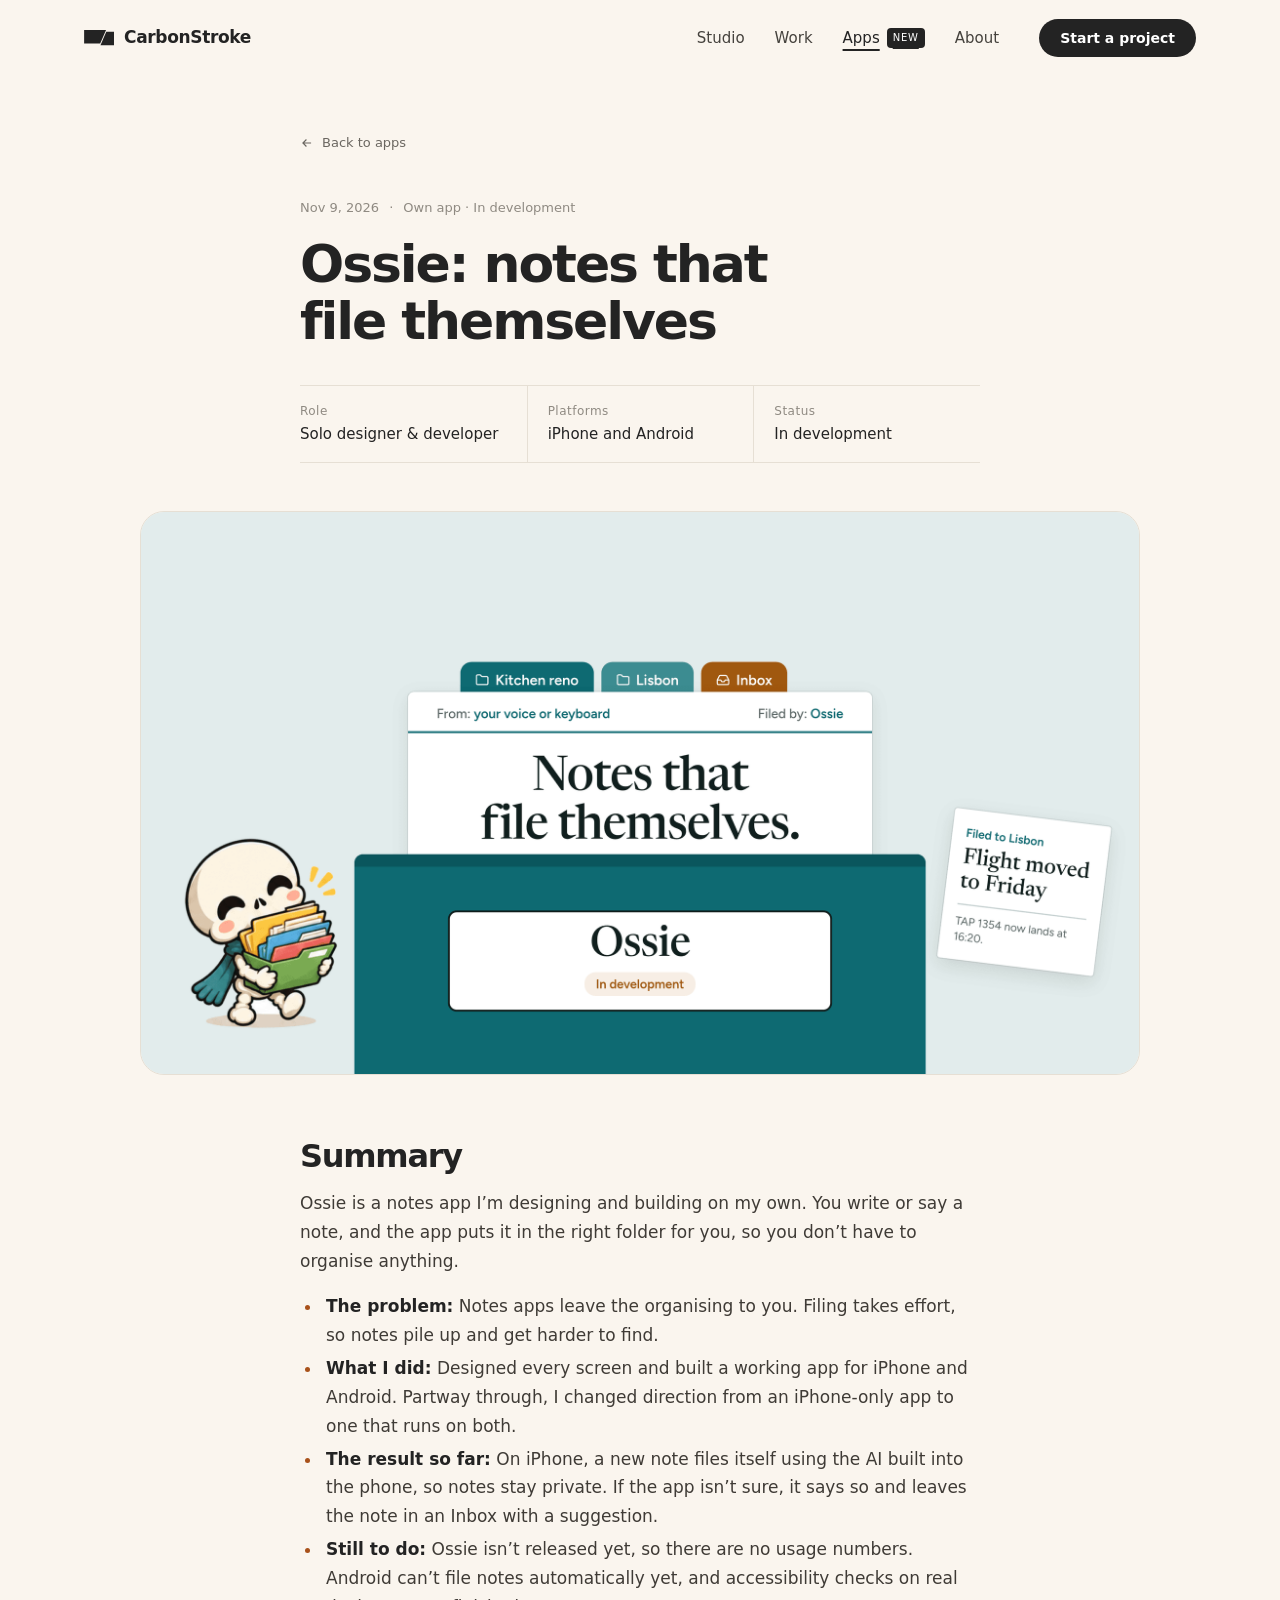
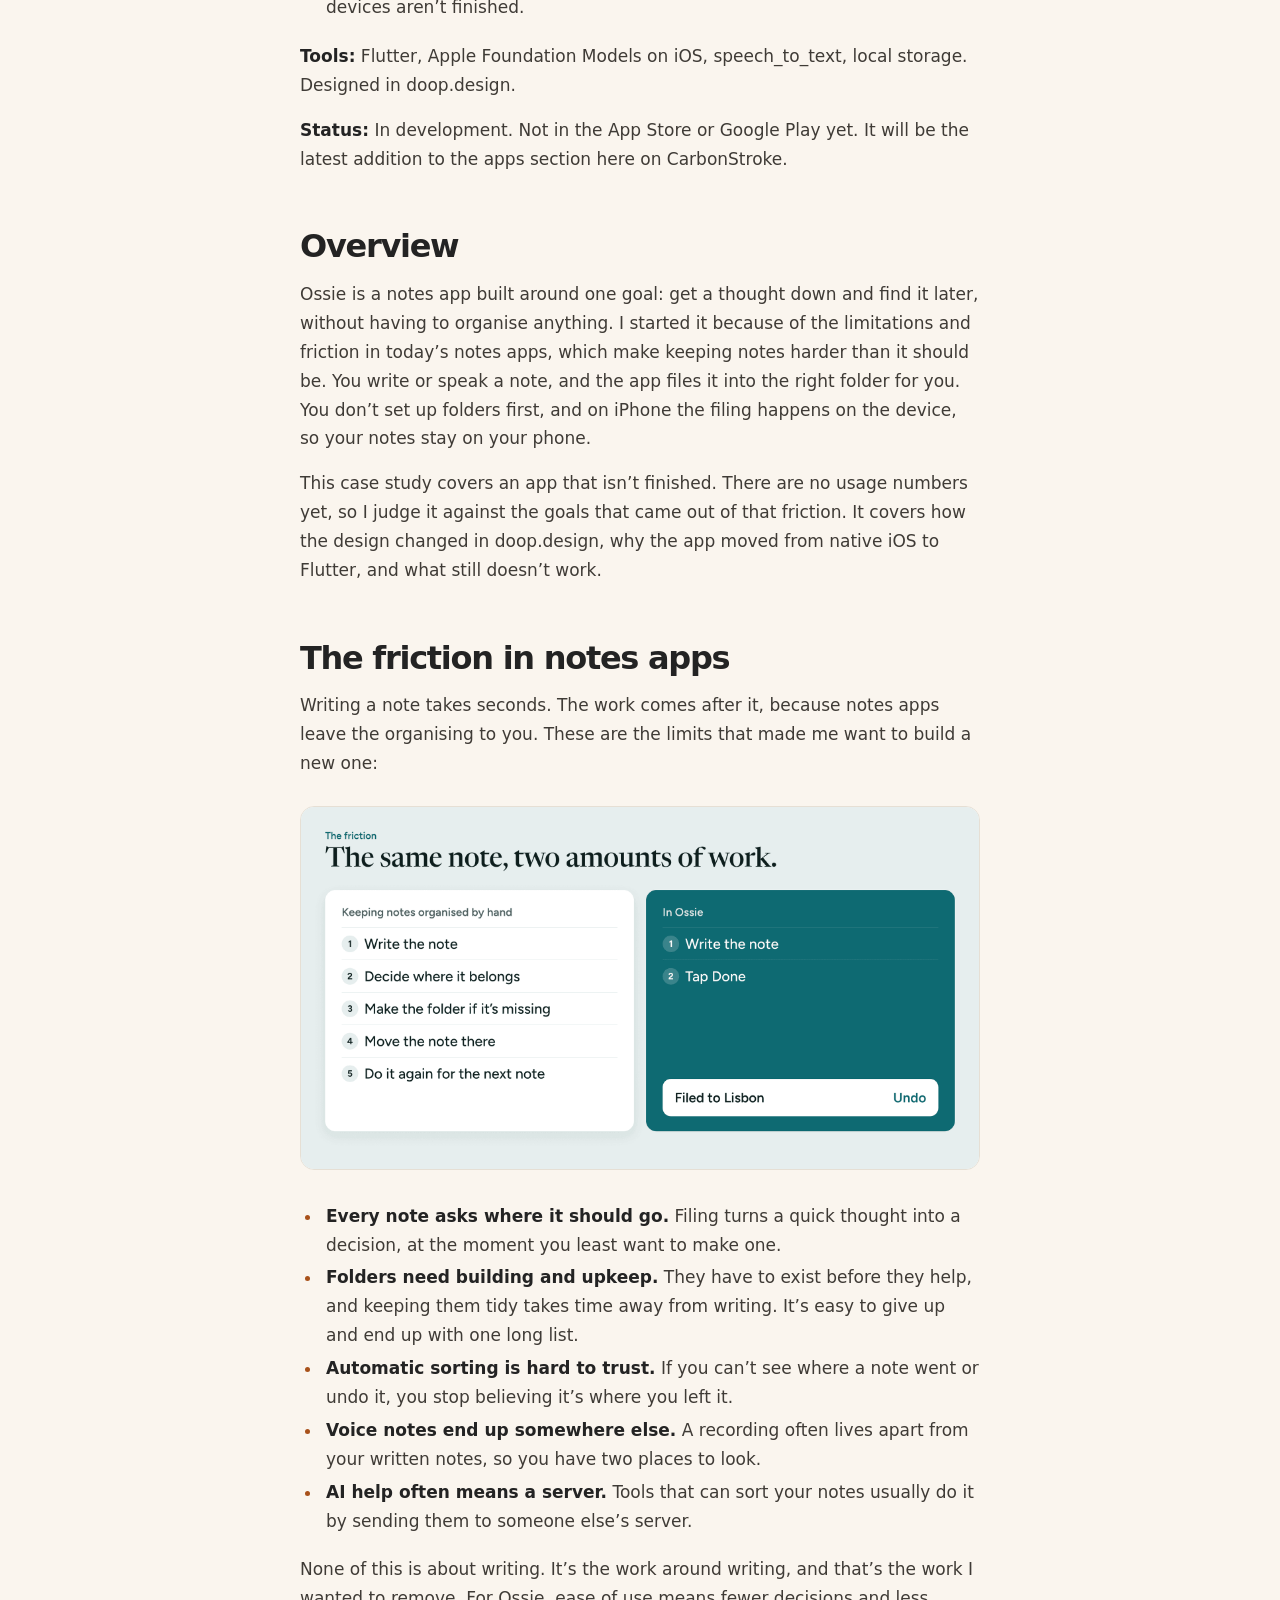
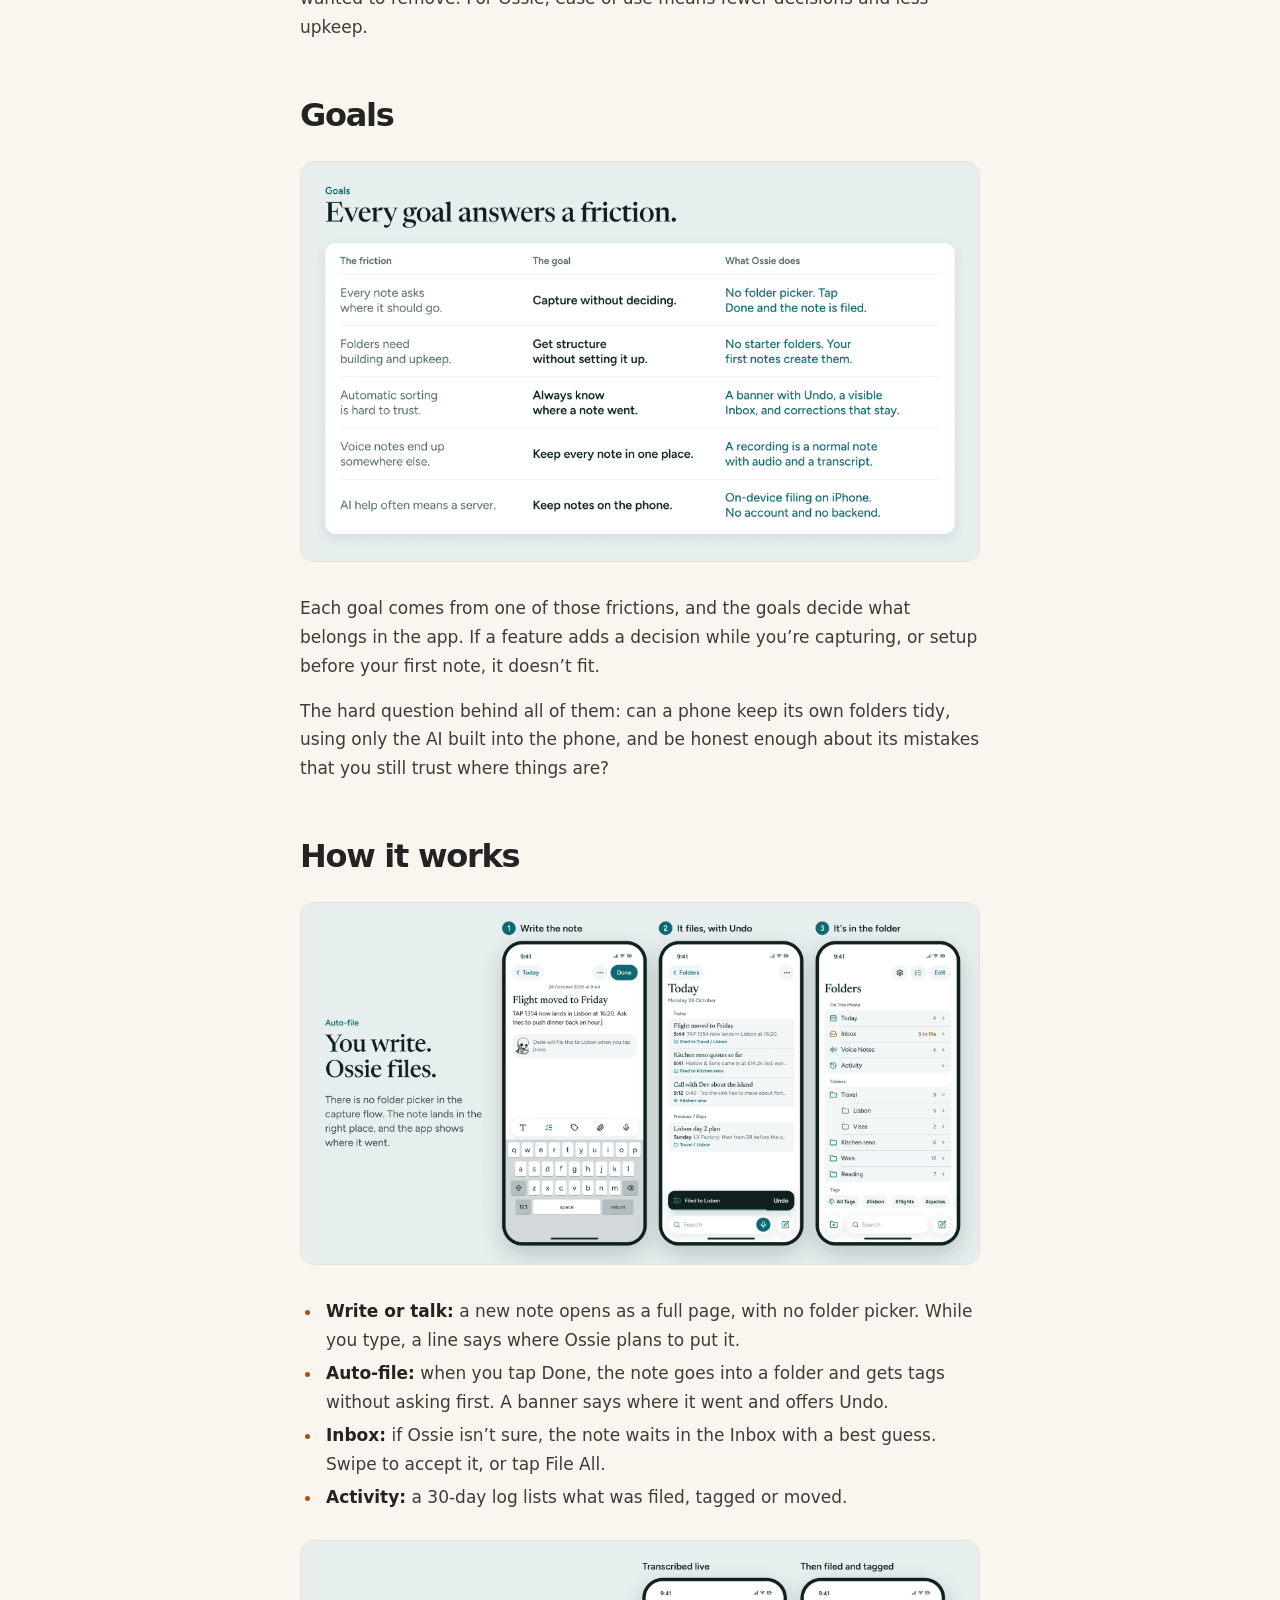
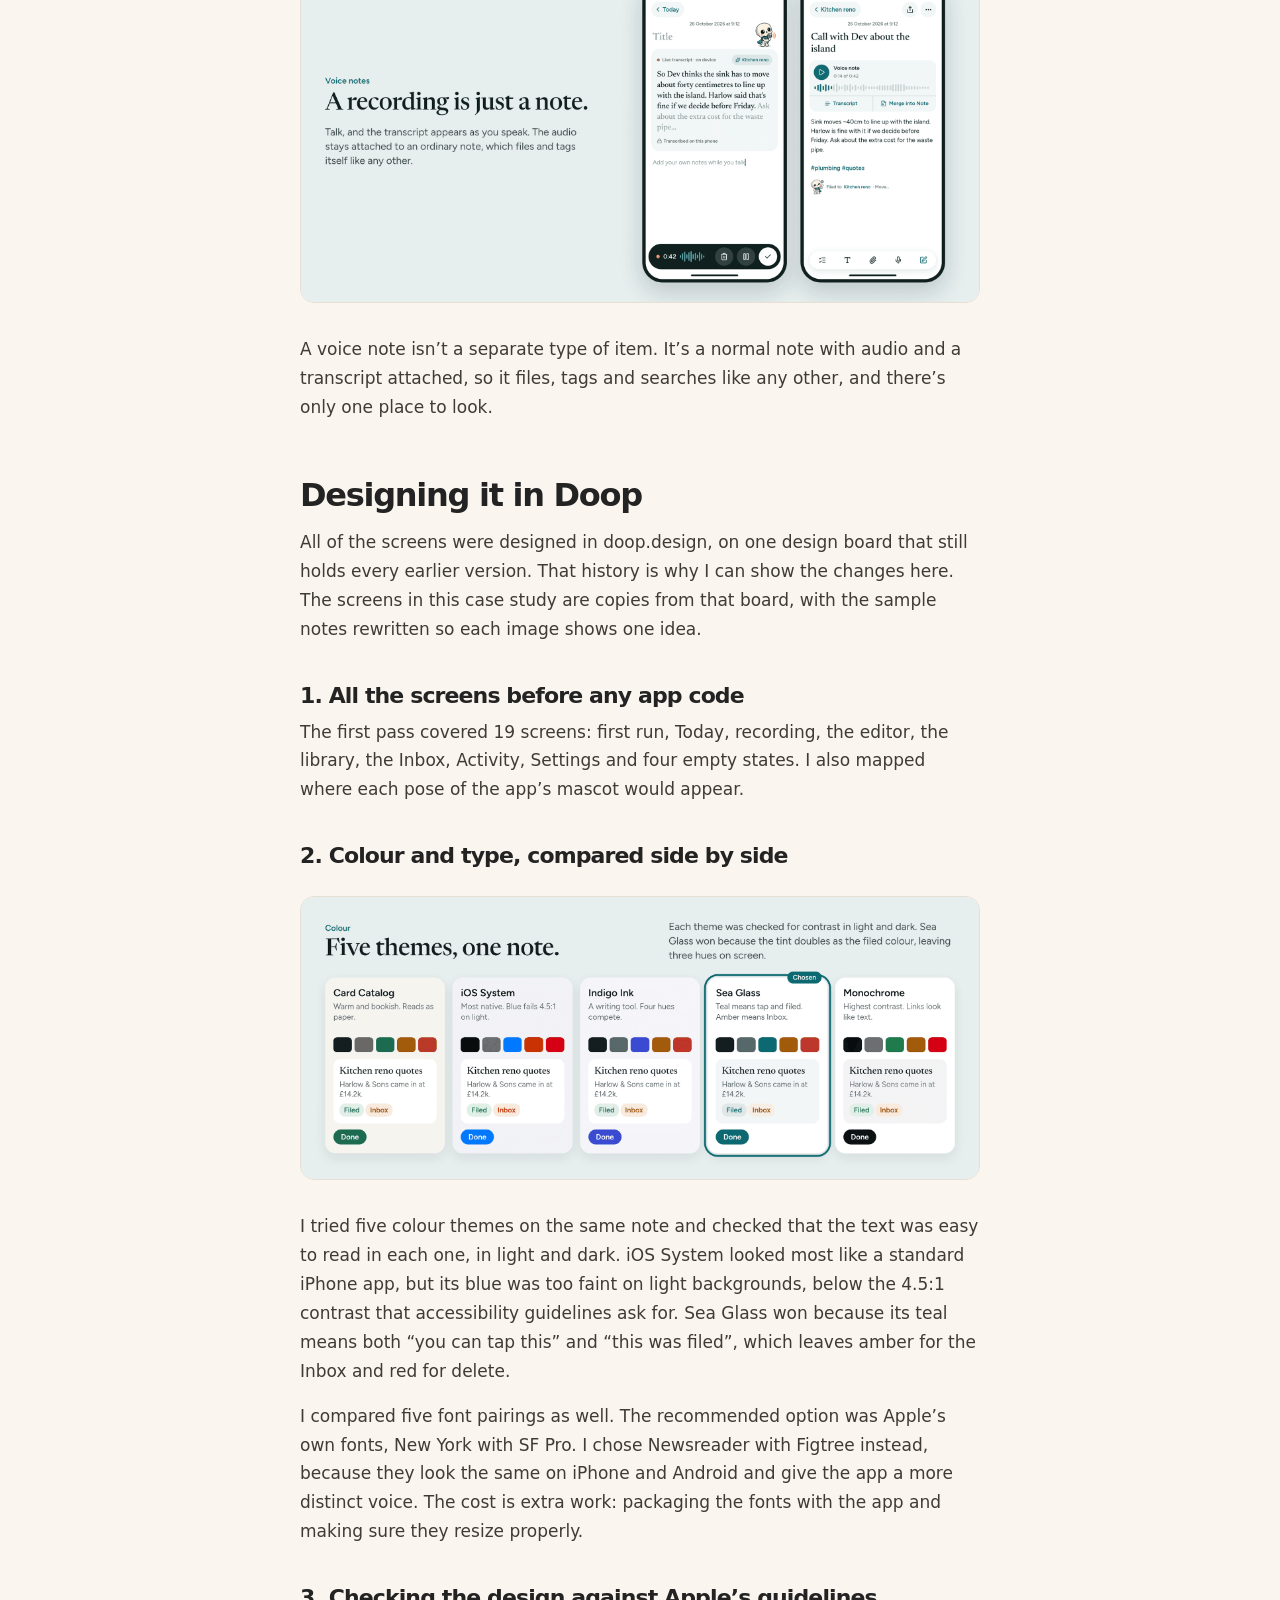
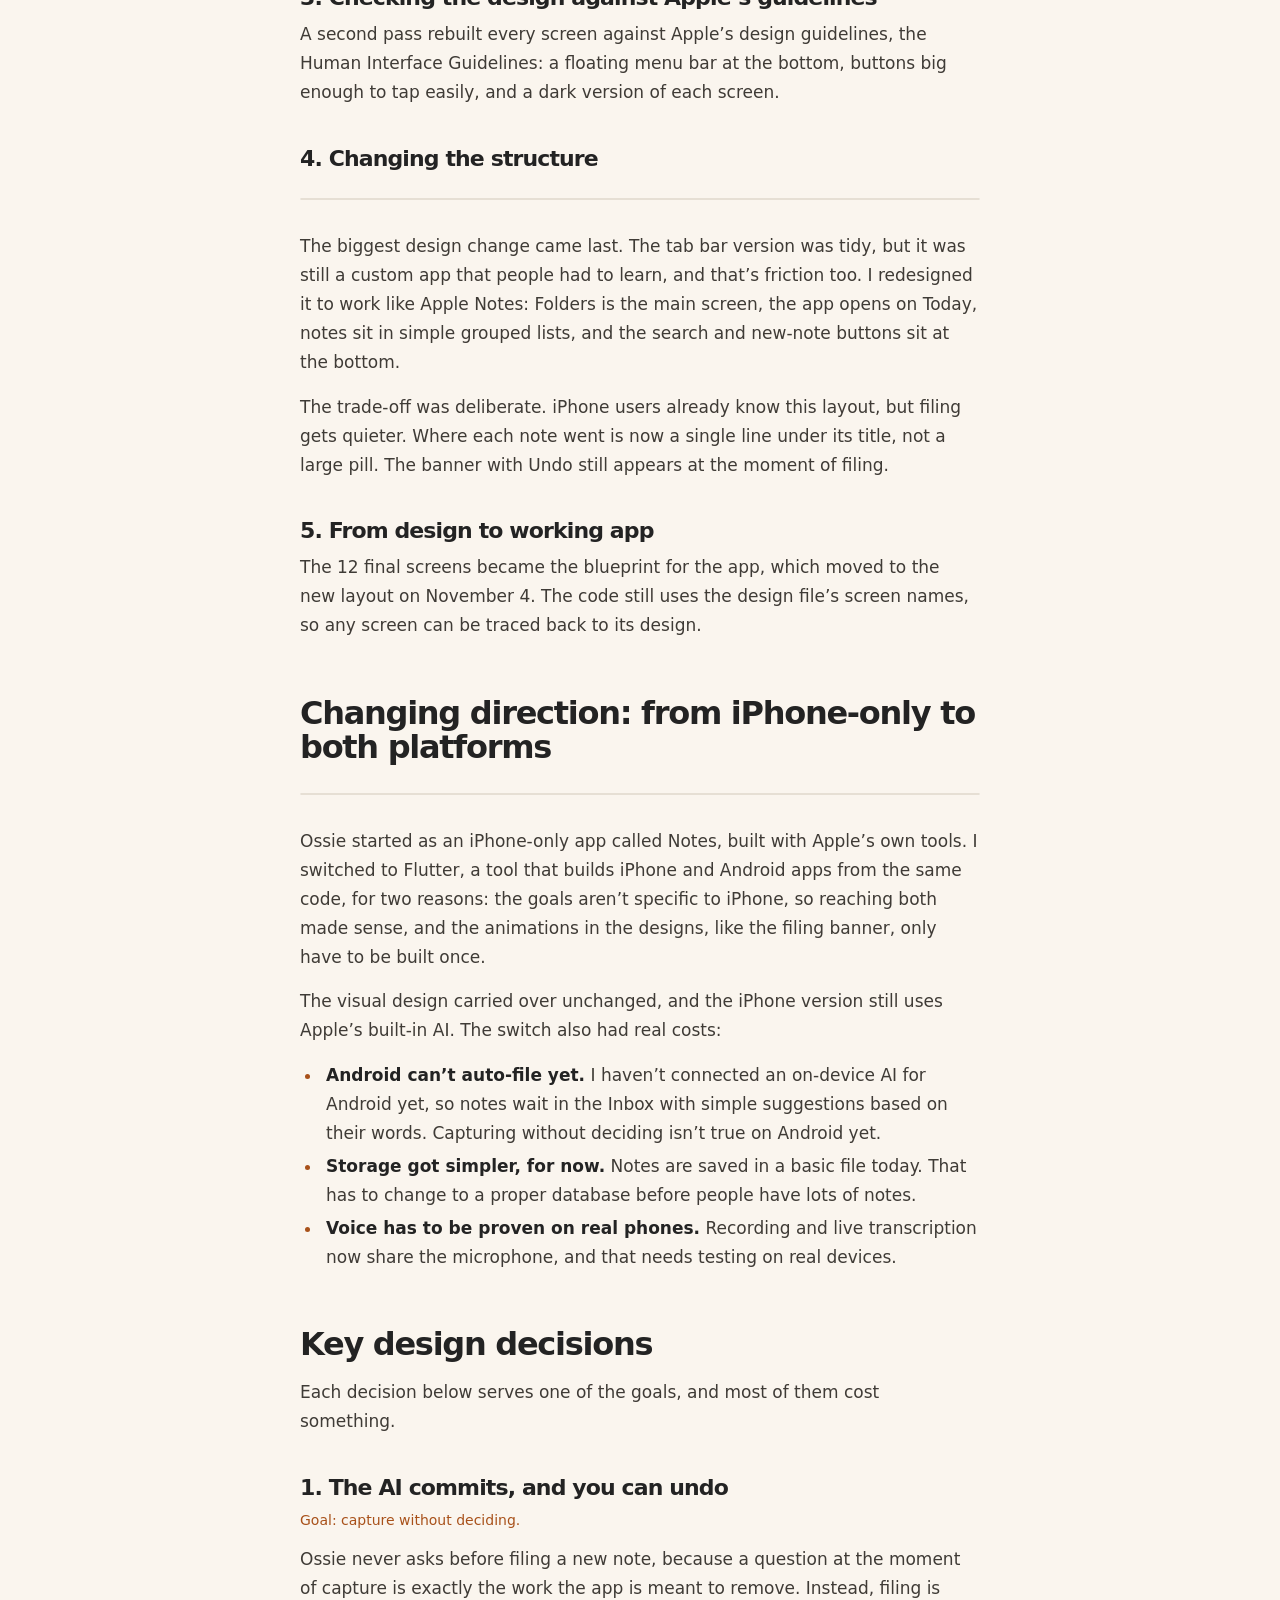
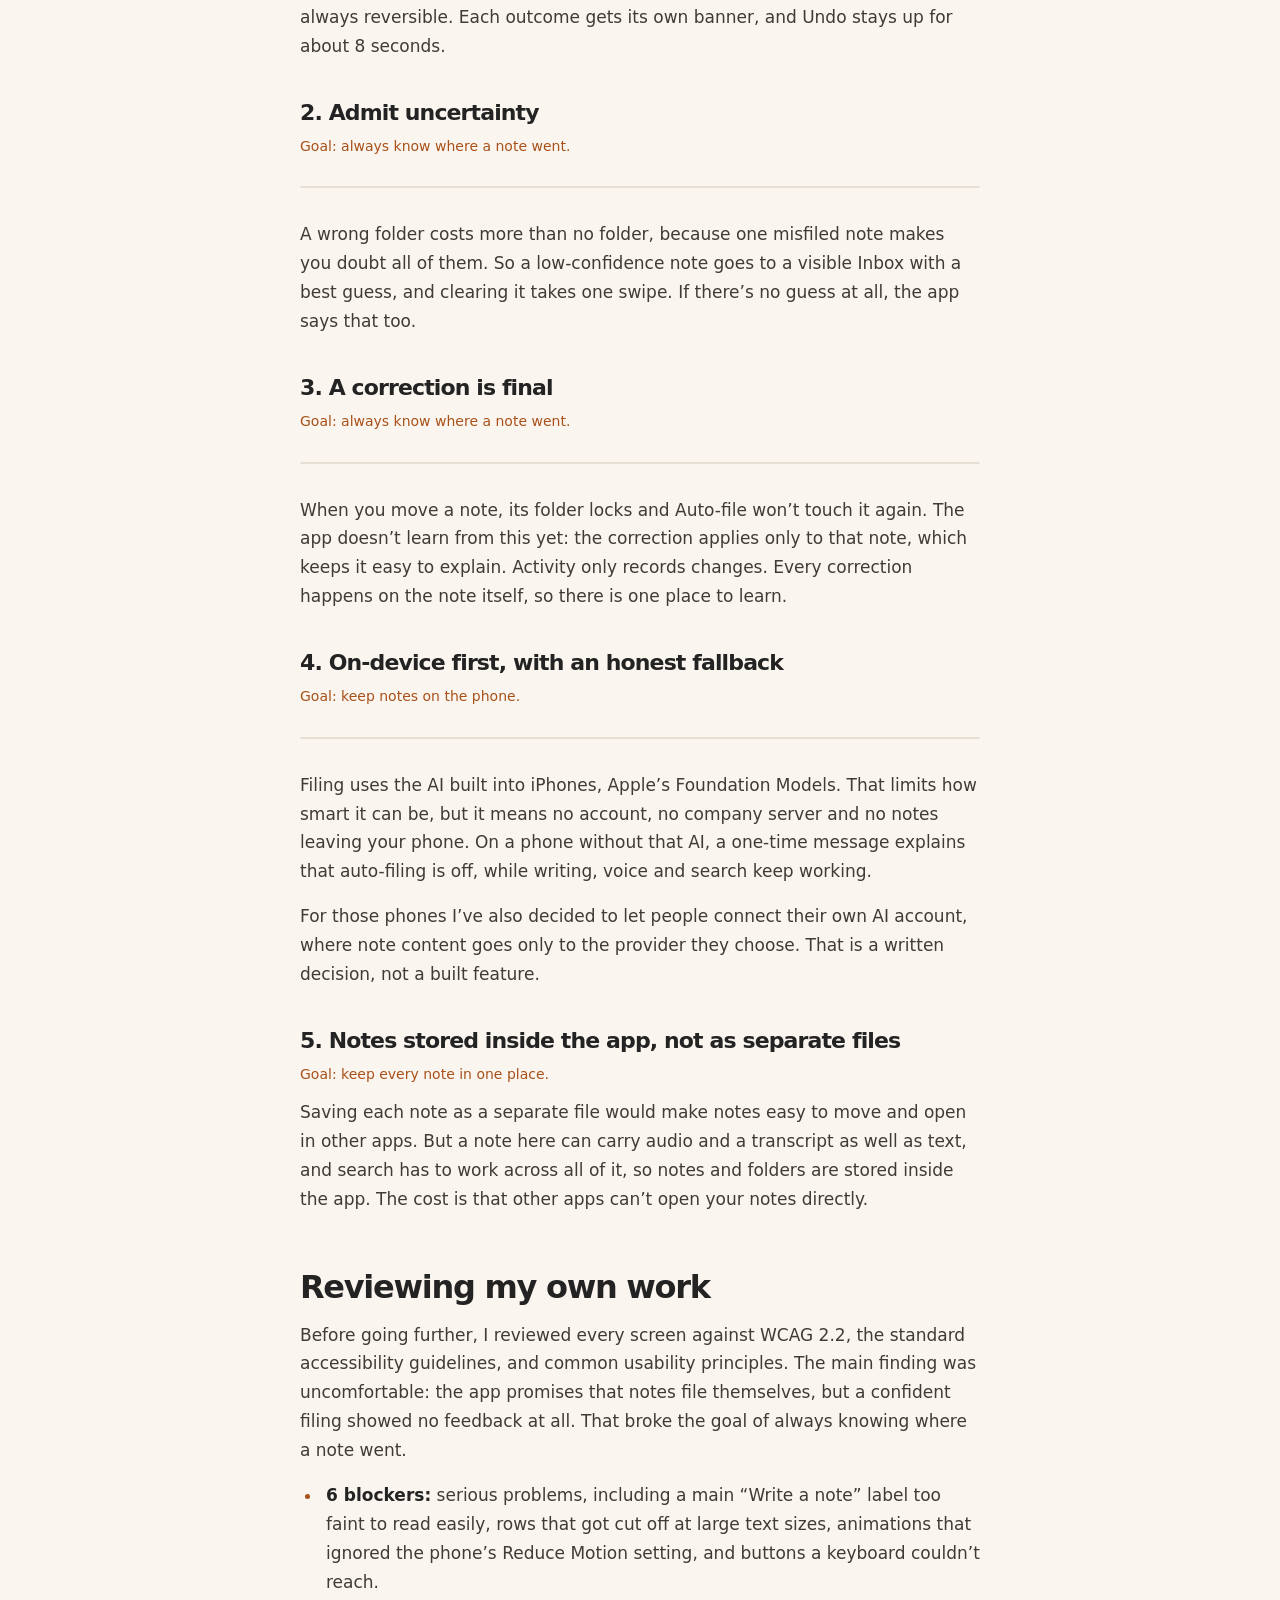
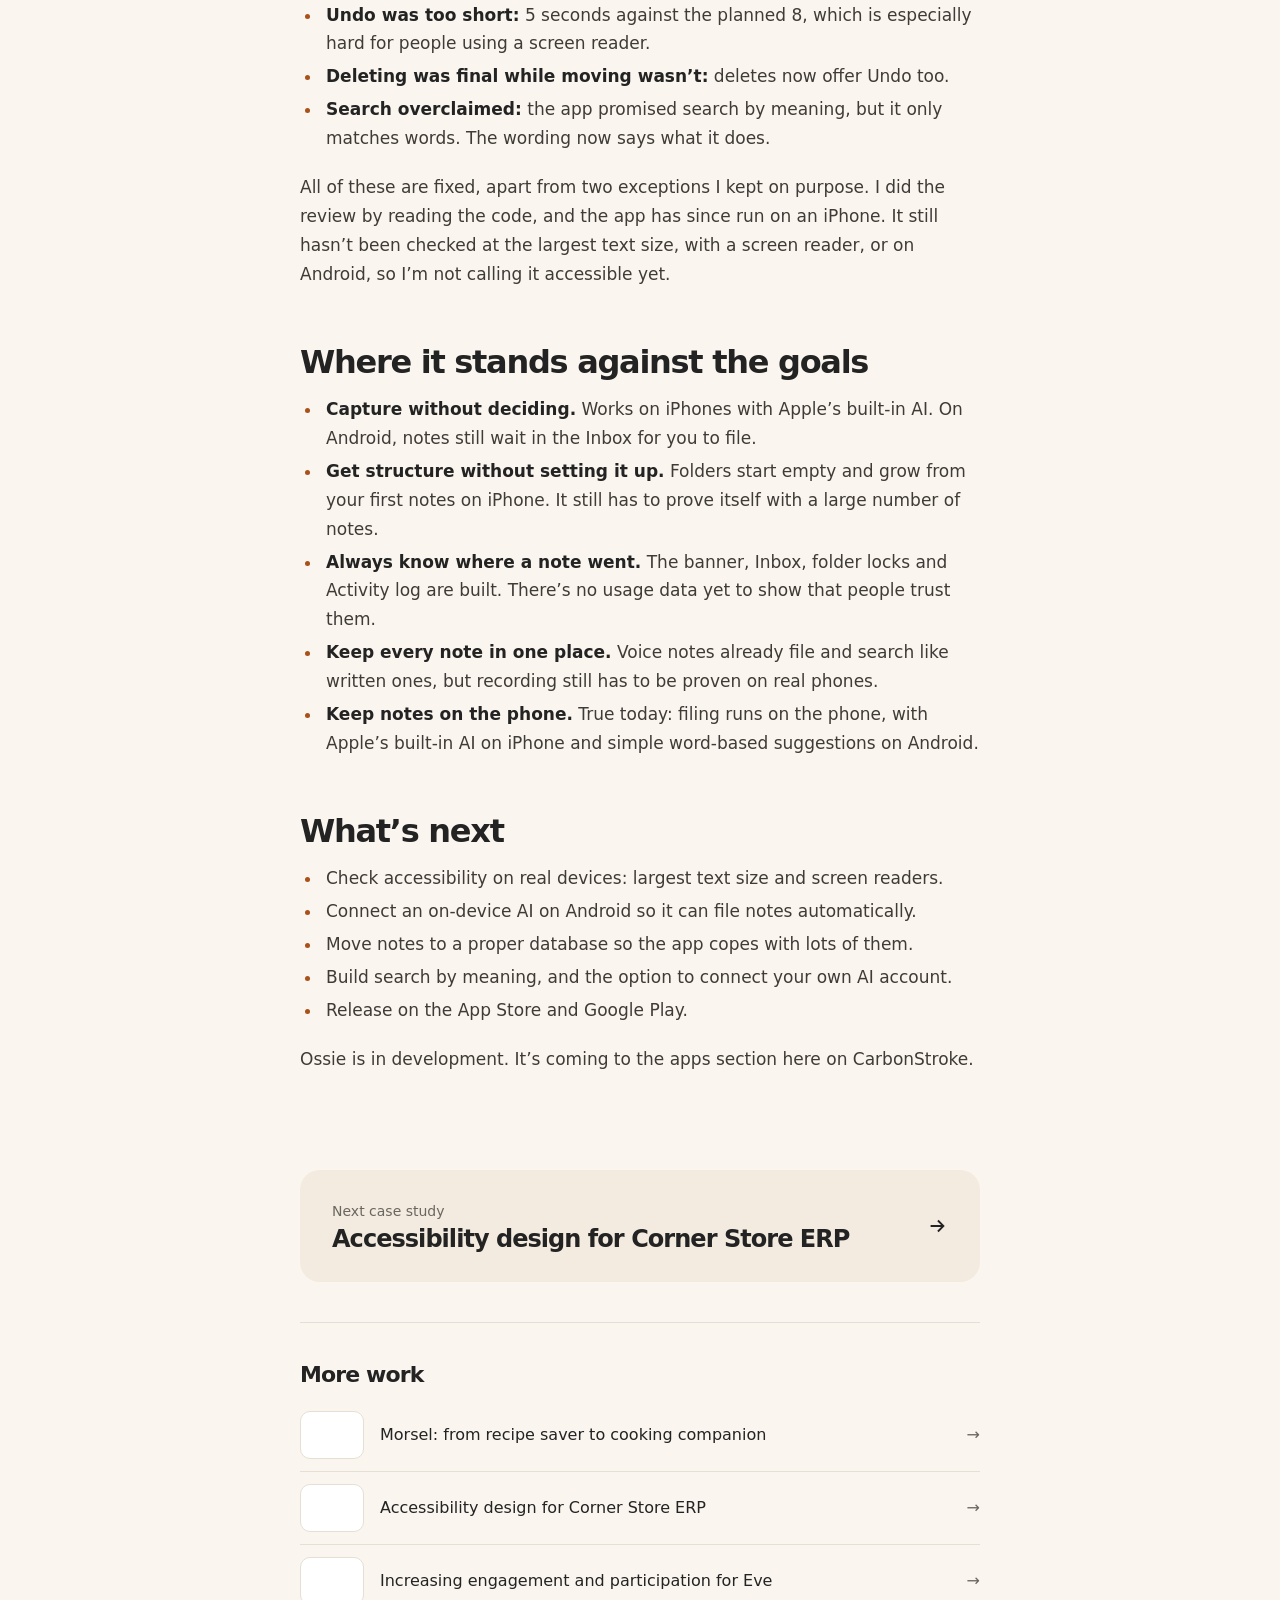
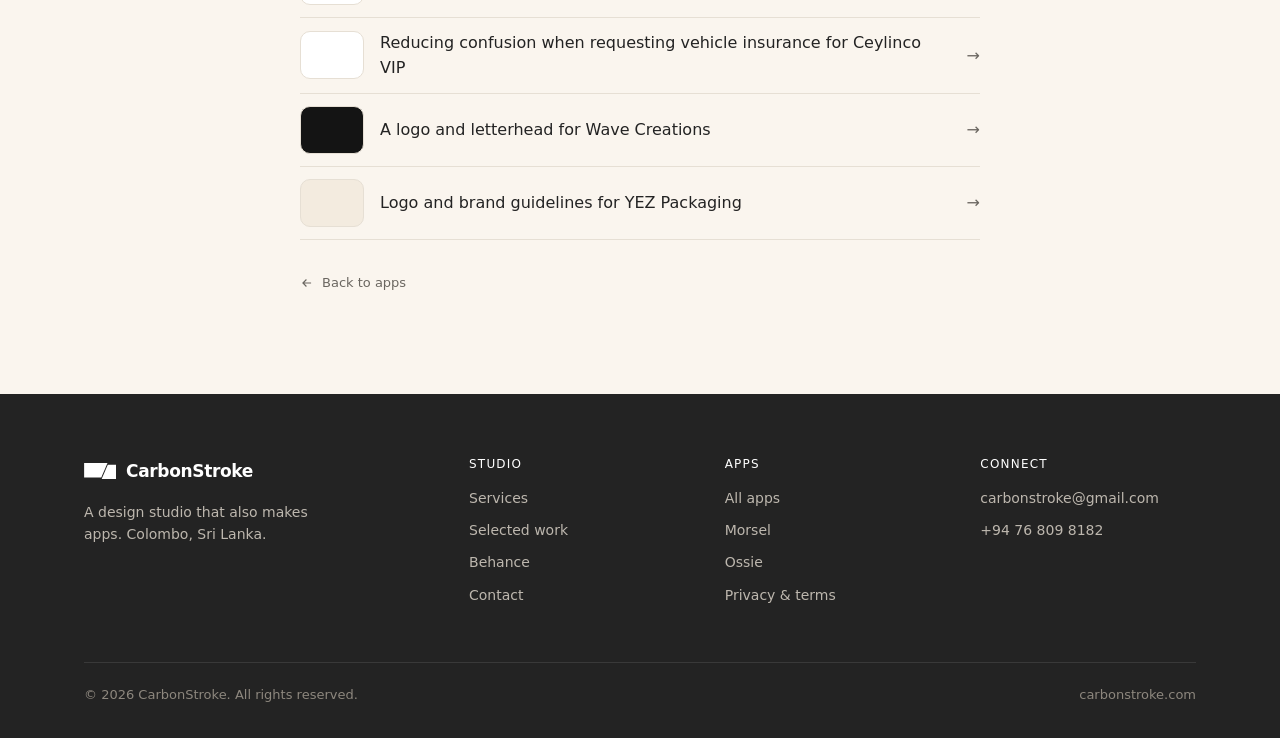
<file: apps/ossie.html>
<!doctype html>
<html lang="en">
<head>
  <meta charset="utf-8" />
  <meta name="viewport" content="width=device-width, initial-scale=1" />

  <!-- Security. GitHub Pages cannot send custom HTTP headers, so the policy
       ships as a meta tag. The sha256 hash below covers the one inline script
       at the bottom of this head — if that script's bytes change, the hash must
       be regenerated or the script will silently stop running.
       frame-ancestors, Permissions-Policy and HSTS are header-only and are set
       at the Cloudflare edge instead; see docs/security/hardening.md. -->
  <meta http-equiv="Content-Security-Policy" content="
    default-src 'none';
    script-src 'self' 'sha256-/x7W7R75k8Roq0WaVRQX9blP4OufE5xbAdzklGxsgpw=';
    style-src 'self' https://fonts.googleapis.com;
    font-src https://fonts.gstatic.com;
    img-src 'self' data:;
    form-action 'none';
    base-uri 'none';
    upgrade-insecure-requests;
  " />
  <meta name="referrer" content="strict-origin-when-cross-origin" />

  <title>Ossie: notes that file themselves | CarbonStroke</title>
  <meta name="description" content="Ossie is a notes app I’m designing and building on my own. You write or say a note, and the app puts it in the right folder for you, so you don’t have…" />

  <meta property="og:title" content="Ossie: notes that file themselves | CarbonStroke" />
  <meta property="og:description" content="Ossie is a notes app I’m designing and building on my own. You write or say a note, and the app puts it in the right folder for you, so you don’t have…" />
  <meta property="og:type" content="website" />
  <meta property="og:url" content="https://www.carbonstroke.com/apps/ossie.html" />
  <meta property="og:image" content="https://www.carbonstroke.com/assets/img/hero.jpg" />

  <link rel="icon" type="image/svg+xml" href="../assets/logo/cs-black.svg" />

  <link rel="preconnect" href="https://fonts.googleapis.com" />
  <link rel="preconnect" href="https://fonts.gstatic.com" crossorigin />
  <link href="https://fonts.googleapis.com/css2?family=Geist:wght@500;600;700&family=Figtree:wght@400;500;600;700&display=swap" rel="stylesheet" />

  <link rel="stylesheet" href="../css/styles.css?v=6" />

  <!-- Content ships visible; the scroll-reveal animation is opt-in and only
       applies once we know scripting is available. -->
  <script>document.documentElement.classList.add('js');</script>
</head>
<body>
<a class="skip" href="#main">Skip to content</a>
<header class="hdr" id="top">
  <div class="wrap hdr-in">
    <a class="brand" href="../" aria-label="CarbonStroke home"><svg viewBox="0 0 196 100" fill="#232323" aria-hidden="true"><path d="M145.737 11.3223L107.428 99.926H195.958V11.3223H145.737Z"/><path d="M105.736 88.749L143.972 0.21875H0.587891V88.749H105.736Z"/></svg>CarbonStroke</a>
    <nav class="nav" aria-label="Primary">
      <a href="../#studio">Studio</a>
      <a href="../#work">Work</a>
      <a href="../#apps" class="new on" aria-current="page">Apps <i class="tag-new">NEW</i></a>
      <a href="../#about">About</a>
    </nav>
    <a class="btn btn-dark btn-sm" href="../#contact">Start a project</a>
    <button class="nav-toggle" aria-label="Open menu" aria-expanded="false" aria-controls="mobile-menu"><span></span><span></span><span></span></button>
  </div>
  <div class="mobile-menu" id="mobile-menu" hidden>
    <a href="../#studio">Studio</a>
    <a href="../#work">Work</a>
    <a href="../#apps">Apps</a>
    <a href="../#about">About</a>
    <a class="btn btn-dark btn-sm" href="../#contact">Start a project</a>
  </div>
</header>
<main id="main" class="case">
<div class="col top"><a class="back" href="../#apps"><svg width="14" height="14" viewBox="0 0 24 24" fill="none" stroke="currentColor" stroke-width="2" aria-hidden="true"><path d="M19 12H5M11 6l-6 6 6 6"/></svg> Back to apps</a>
<div class="byline"><span>Nov 9, 2026</span><span>Own app · In development</span></div>
<h1 class="t">Ossie: notes that file themselves</h1>
<div class="meta"><div><b>Role</b><span>Solo designer &amp; developer</span></div><div><b>Platforms</b><span>iPhone and Android</span></div><div><b>Status</b><span>In development</span></div></div></div>
<div class="cover"><img src="../assets/img/work/6iu6V5JmHdPmd7Ue4nTNZz6RQM.png" alt="Ossie cover: a teal file folder labelled Ossie, In development, holding a card that reads Notes that file themselves, with the skeleton mascot carrying folders"></div>
<div class="col body"><h2>Summary</h2><p>Ossie is a notes app I’m designing and building on my own. You write or say a note, and the app puts it in the right folder for you, so you don’t have to organise anything.</p><ul><li><b>The problem:</b> Notes apps leave the organising to you. Filing takes effort, so notes pile up and get harder to find.</li><li><b>What I did:</b> Designed every screen and built a working app for iPhone and Android. Partway through, I changed direction from an iPhone-only app to one that runs on both.</li><li><b>The result so far:</b> On iPhone, a new note files itself using the AI built into the phone, so notes stay private. If the app isn’t sure, it says so and leaves the note in an Inbox with a suggestion.</li><li><b>Still to do:</b> Ossie isn’t released yet, so there are no usage numbers. Android can’t file notes automatically yet, and accessibility checks on real devices aren’t finished.</li></ul><p><b>Tools:</b> Flutter, Apple Foundation Models on iOS, speech_to_text, local storage. Designed in doop.design.</p><p><b>Status:</b> In development. Not in the App Store or Google Play yet. It will be the latest addition to the apps section here on CarbonStroke.</p><h2>Overview</h2><p>Ossie is a notes app built around one goal: get a thought down and find it later, without having to organise anything. I started it because of the limitations and friction in today’s notes apps, which make keeping notes harder than it should be. You write or speak a note, and the app files it into the right folder for you. You don’t set up folders first, and on iPhone the filing happens on the device, so your notes stay on your phone.</p><p>This case study covers an app that isn’t finished. There are no usage numbers yet, so I judge it against the goals that came out of that friction. It covers how the design changed in doop.design, why the app moved from native iOS to Flutter, and what still doesn’t work.</p><h2>The friction in notes apps</h2><p>Writing a note takes seconds. The work comes after it, because notes apps leave the organising to you. These are the limits that made me want to build a new one:</p><figure><img loading="lazy" src="../assets/img/work/CtM47miQL3tmd41vjyJ7Hsuo.png" alt="Two lists comparing the work for one note. Keeping notes organised by hand: write the note, decide where it belongs, make the folder if it’s missing, move the note there, do it again for the next note. In Ossie: write the note, tap Done, and a banner says Filed to Lisbon with Undo"></figure><ul><li><b>Every note asks where it should go.</b> Filing turns a quick thought into a decision, at the moment you least want to make one.</li><li><b>Folders need building and upkeep.</b> They have to exist before they help, and keeping them tidy takes time away from writing. It’s easy to give up and end up with one long list.</li><li><b>Automatic sorting is hard to trust.</b> If you can’t see where a note went or undo it, you stop believing it’s where you left it.</li><li><b>Voice notes end up somewhere else.</b> A recording often lives apart from your written notes, so you have two places to look.</li><li><b>AI help often means a server.</b> Tools that can sort your notes usually do it by sending them to someone else’s server.</li></ul><p>None of this is about writing. It’s the work around writing, and that’s the work I wanted to remove. For Ossie, ease of use means fewer decisions and less upkeep.</p><h2>Goals</h2><figure><img loading="lazy" src="../assets/img/work/yk2q7RXVrKpJt0jVQ2VFGgCjnA.png" alt="Table with five rows linking each friction to a goal and to what Ossie does: every note asks where it should go, so capture without deciding; folders need building and upkeep, so get structure without setting it up; automatic sorting is hard to trust, so always know where a note went; voice notes end up somewhere else, so keep every note in one place; AI help often means a server, so keep notes on the phone"></figure><p>Each goal comes from one of those frictions, and the goals decide what belongs in the app. If a feature adds a decision while you’re capturing, or setup before your first note, it doesn’t fit.</p><p>The hard question behind all of them: can a phone keep its own folders tidy, using only the AI built into the phone, and be honest enough about its mistakes that you still trust where things are?</p><h2>How it works</h2><figure><img loading="lazy" src="../assets/img/work/yTy9vMU7AnC15FAhZz0VJE2BQLA.png" alt="Three phone screens: writing a note called Flight moved to Friday, Today showing Filed to Lisbon with an Undo banner, and Folders with Lisbon inside Travel"></figure><ul><li><b>Write or talk:</b> a new note opens as a full page, with no folder picker. While you type, a line says where Ossie plans to put it.</li><li><b>Auto-file:</b> when you tap Done, the note goes into a folder and gets tags without asking first. A banner says where it went and offers Undo.</li><li><b>Inbox:</b> if Ossie isn’t sure, the note waits in the Inbox with a best guess. Swipe to accept it, or tap File All.</li><li><b>Activity:</b> a 30-day log lists what was filed, tagged or moved.</li></ul><figure><img loading="lazy" src="../assets/img/work/6TnMmm1Eg0QOk9gBW815VFlSLQ.png" alt="Two phone screens: a live transcript while recording, and the finished voice note filed to Kitchen reno with tags"></figure><p>A voice note isn’t a separate type of item. It’s a normal note with audio and a transcript attached, so it files, tags and searches like any other, and there’s only one place to look.</p><h2>Designing it in Doop</h2><p>All of the screens were designed in doop.design, on one design board that still holds every earlier version. That history is why I can show the changes here. The screens in this case study are copies from that board, with the sample notes rewritten so each image shows one idea.</p><h3>1. All the screens before any app code</h3><p>The first pass covered 19 screens: first run, Today, recording, the editor, the library, the Inbox, Activity, Settings and four empty states. I also mapped where each pose of the app’s mascot would appear.</p><h3>2. Colour and type, compared side by side</h3><figure><img loading="lazy" src="../assets/img/work/xMv3YQbmZMhjhuyzIUkOl0Zamw.png" alt="Five colour themes applied to the same note: Card Catalog, iOS System, Indigo Ink, Sea Glass (chosen) and Monochrome"></figure><p>I tried five colour themes on the same note and checked that the text was easy to read in each one, in light and dark. iOS System looked most like a standard iPhone app, but its blue was too faint on light backgrounds, below the 4.5:1 contrast that accessibility guidelines ask for. Sea Glass won because its teal means both “you can tap this” and “this was filed”, which leaves amber for the Inbox and red for delete.</p><p>I compared five font pairings as well. The recommended option was Apple’s own fonts, New York with SF Pro. I chose Newsreader with Figtree instead, because they look the same on iPhone and Android and give the app a more distinct voice. The cost is extra work: packaging the fonts with the app and making sure they resize properly.</p><h3>3. Checking the design against Apple’s guidelines</h3><p>A second pass rebuilt every screen against Apple’s design guidelines, the Human Interface Guidelines: a floating menu bar at the bottom, buttons big enough to tap easily, and a dark version of each screen.</p><h3>4. Changing the structure</h3><figure><img loading="lazy" src="../assets/img/work/t7BAJn6oSpweiwqyyzXv7yDH6eU.png" alt="The Today screen in three versions: a drawer on Oct 26, a tab bar on Oct 27, and the Notes-style list on Oct 31"></figure><p>The biggest design change came last. The tab bar version was tidy, but it was still a custom app that people had to learn, and that’s friction too. I redesigned it to work like Apple Notes: Folders is the main screen, the app opens on Today, notes sit in simple grouped lists, and the search and new-note buttons sit at the bottom.</p><p>The trade-off was deliberate. iPhone users already know this layout, but filing gets quieter. Where each note went is now a single line under its title, not a large pill. The banner with Undo still appears at the moment of filing.</p><h3>5. From design to working app</h3><p>The 12 final screens became the blueprint for the app, which moved to the new layout on November 4. The code still uses the design file’s screen names, so any screen can be traced back to its design.</p><h2>Changing direction: from iPhone-only to both platforms</h2><figure><img loading="lazy" src="../assets/img/work/h8fA2o6TLqMYrI3L2khpZ5vgRcA.png" alt="Table comparing the first plan with what the app became: Notes became Ossie, iPhone only became iPhone and Android, Apple’s own tools became Flutter with one shared codebase, Apple’s storage became a simple file for now, and Android AI is still open"></figure><p>Ossie started as an iPhone-only app called Notes, built with Apple’s own tools. I switched to Flutter, a tool that builds iPhone and Android apps from the same code, for two reasons: the goals aren’t specific to iPhone, so reaching both made sense, and the animations in the designs, like the filing banner, only have to be built once.</p><p>The visual design carried over unchanged, and the iPhone version still uses Apple’s built-in AI. The switch also had real costs:</p><ul><li><b>Android can’t auto-file yet.</b> I haven’t connected an on-device AI for Android yet, so notes wait in the Inbox with simple suggestions based on their words. Capturing without deciding isn’t true on Android yet.</li><li><b>Storage got simpler, for now.</b> Notes are saved in a basic file today. That has to change to a proper database before people have lots of notes.</li><li><b>Voice has to be proven on real phones.</b> Recording and live transcription now share the microphone, and that needs testing on real devices.</li></ul><h2>Key design decisions</h2><p>Each decision below serves one of the goals, and most of them cost something.</p><h3>1. The AI commits, and you can undo</h3><p class="goal">Goal: capture without deciding.</p><p>Ossie never asks before filing a new note, because a question at the moment of capture is exactly the work the app is meant to remove. Instead, filing is always reversible. Each outcome gets its own banner, and Undo stays up for about 8 seconds.</p><h3>2. Admit uncertainty</h3><p class="goal">Goal: always know where a note went.</p><figure><img loading="lazy" src="../assets/img/work/Ob0ZOwmV3ByEOwv35KHyuZNyv0.png" alt="Today showing filed, In Inbox and Couldn’t file notes, next to the Inbox with best guesses and a swipe action"></figure><p>A wrong folder costs more than no folder, because one misfiled note makes you doubt all of them. So a low-confidence note goes to a visible Inbox with a best guess, and clearing it takes one swipe. If there’s no guess at all, the app says that too.</p><h3>3. A correction is final</h3><p class="goal">Goal: always know where a note went.</p><figure><img loading="lazy" src="../assets/img/work/aDtvMHNoSHe4XwsDJEEJwvw48XM.png" alt="An open note menu saying Folder locked, You moved this note here, so Auto-file won’t move it again, next to the Activity timeline"></figure><p>When you move a note, its folder locks and Auto-file won’t touch it again. The app doesn’t learn from this yet: the correction applies only to that note, which keeps it easy to explain. Activity only records changes. Every correction happens on the note itself, so there is one place to learn.</p><h3>4. On-device first, with an honest fallback</h3><p class="goal">Goal: keep notes on the phone.</p><figure><img loading="lazy" src="../assets/img/work/7mrucmEIrjzwjFU6vGWjuJkK74.png" alt="Settings showing Apple Intelligence on and transcription on device, next to Today with a card saying Auto-filing is off on this phone"></figure><p>Filing uses the AI built into iPhones, Apple’s Foundation Models. That limits how smart it can be, but it means no account, no company server and no notes leaving your phone. On a phone without that AI, a one-time message explains that auto-filing is off, while writing, voice and search keep working.</p><p>For those phones I’ve also decided to let people connect their own AI account, where note content goes only to the provider they choose. That is a written decision, not a built feature.</p><h3>5. Notes stored inside the app, not as separate files</h3><p class="goal">Goal: keep every note in one place.</p><p>Saving each note as a separate file would make notes easy to move and open in other apps. But a note here can carry audio and a transcript as well as text, and search has to work across all of it, so notes and folders are stored inside the app. The cost is that other apps can’t open your notes directly.</p><h2>Reviewing my own work</h2><p>Before going further, I reviewed every screen against WCAG 2.2, the standard accessibility guidelines, and common usability principles. The main finding was uncomfortable: the app promises that notes file themselves, but a confident filing showed no feedback at all. That broke the goal of always knowing where a note went.</p><ul><li><b>6 blockers:</b> serious problems, including a main “Write a note” label too faint to read easily, rows that got cut off at large text sizes, animations that ignored the phone’s Reduce Motion setting, and buttons a keyboard couldn’t reach.</li><li><b>Undo was too short:</b> 5 seconds against the planned 8, which is especially hard for people using a screen reader.</li><li><b>Deleting was final while moving wasn’t:</b> deletes now offer Undo too.</li><li><b>Search overclaimed:</b> the app promised search by meaning, but it only matches words. The wording now says what it does.</li></ul><p>All of these are fixed, apart from two exceptions I kept on purpose. I did the review by reading the code, and the app has since run on an iPhone. It still hasn’t been checked at the largest text size, with a screen reader, or on Android, so I’m not calling it accessible yet.</p><h2>Where it stands against the goals</h2><ul><li><b>Capture without deciding.</b> Works on iPhones with Apple’s built-in AI. On Android, notes still wait in the Inbox for you to file.</li><li><b>Get structure without setting it up.</b> Folders start empty and grow from your first notes on iPhone. It still has to prove itself with a large number of notes.</li><li><b>Always know where a note went.</b> The banner, Inbox, folder locks and Activity log are built. There’s no usage data yet to show that people trust them.</li><li><b>Keep every note in one place.</b> Voice notes already file and search like written ones, but recording still has to be proven on real phones.</li><li><b>Keep notes on the phone.</b> True today: filing runs on the phone, with Apple’s built-in AI on iPhone and simple word-based suggestions on Android.</li></ul><h2>What’s next</h2><ul><li>Check accessibility on real devices: largest text size and screen readers.</li><li>Connect an on-device AI on Android so it can file notes automatically.</li><li>Move notes to a proper database so the app copes with lots of them.</li><li>Build search by meaning, and the option to connect your own AI account.</li><li>Release on the App Store and Google Play.</li></ul><p>Ossie is in development. It’s coming to the apps section here on CarbonStroke.</p></div>
<div class="col"><a class="next" href="../work/corner-store.html"><div><small>Next case study</small><b>Accessibility design for Corner Store ERP</b></div><svg width="22" height="22" viewBox="0 0 24 24" fill="none" stroke="currentColor" stroke-width="2" aria-hidden="true"><path d="M5 12h14M13 6l6 6-6 6"/></svg></a>
<div class="more"><h2>More work</h2><a class="row" href="../apps/morsel.html"><div class="th"><img class="fill" src="../assets/img/work/gvOtfZWM7DghjIRNvcex3t6S1V4-512.png" alt="" loading="lazy"></div><span>Morsel: from recipe saver to cooking companion</span><i aria-hidden="true">→</i></a><a class="row" href="../work/corner-store.html"><div class="th"><img class="fill" src="../assets/img/work/s8hvIwSfAadYxRvkldTber7YJU-512.png" alt="" loading="lazy"></div><span>Accessibility design for Corner Store ERP</span><i aria-hidden="true">→</i></a><a class="row" href="../work/eve.html"><div class="th"><img class="fill" src="../assets/img/work/y3qeT4xRrKn5GsXMRyVxWBzTegE-512.png" alt="" loading="lazy"></div><span>Increasing engagement and participation for Eve</span><i aria-hidden="true">→</i></a><a class="row" href="../work/ceylinco-vip.html"><div class="th"><img class="fill" src="../assets/img/work/N4UbVB8gWx2J4PPdl6qsgtL7hmw-512.png" alt="" loading="lazy"></div><span>Reducing confusion when requesting vehicle insurance for Ceylinco VIP</span><i aria-hidden="true">→</i></a><a class="row" href="../work/wave-creations.html"><div class="th dark"><img class="mark" src="../assets/img/work/wave-creations-logo.png" alt="" loading="lazy"></div><span>A logo and letterhead for Wave Creations</span><i aria-hidden="true">→</i></a><a class="row" href="../work/yez-packaging.html"><div class="th light"><img class="mark" src="../assets/img/work/yez-packaging-logo.png" alt="" loading="lazy"></div><span>Logo and brand guidelines for YEZ Packaging</span><i aria-hidden="true">→</i></a></div>
<div class="back-bottom"><a class="back" href="../#apps"><svg width="14" height="14" viewBox="0 0 24 24" fill="none" stroke="currentColor" stroke-width="2" aria-hidden="true"><path d="M19 12H5M11 6l-6 6 6 6"/></svg> Back to apps</a></div></div>
</main>
<footer class="ft" id="about">
  <div class="wrap">
    <div class="ft-in">
      <div>
        <a class="brand" href="../" aria-label="CarbonStroke home"><svg viewBox="0 0 196 100" fill="#fff" aria-hidden="true"><path d="M145.737 11.3223L107.428 99.926H195.958V11.3223H145.737Z"/><path d="M105.736 88.749L143.972 0.21875H0.587891V88.749H105.736Z"/></svg>CarbonStroke</a>
        <p class="ft-about">A design studio that also makes apps. Colombo, Sri Lanka.</p>
      </div>
      <div>
        <h4>Studio</h4>
        <ul>
          <li><a href="../#studio">Services</a></li>
          <li><a href="../#work">Selected work</a></li>
          <li><a href="https://www.behance.net/kumudithaperera" rel="noopener">Behance</a></li>
          <li><a href="../#contact">Contact</a></li>
        </ul>
      </div>
      <div>
        <h4>Apps</h4>
        <ul>
          <li><a href="../#apps">All apps</a></li>
          <li><a href="../apps/morsel.html">Morsel</a></li>
          <li><a href="../apps/ossie/">Ossie</a></li>
          <li><a href="https://morselrecipe.github.io/privacy.html" rel="noopener">Privacy &amp; terms</a></li>
        </ul>
      </div>
      <div>
        <h4>Connect</h4>
        <ul>
          <li><a href="mailto:carbonstroke@gmail.com">carbonstroke@gmail.com</a></li>
          <li><a href="tel:+94768098182">+94 76 809 8182</a></li>
        </ul>
      </div>
    </div>
    <div class="ft-b"><span>&copy; <span id="year">2026</span> CarbonStroke. All rights reserved.</span><span>carbonstroke.com</span></div>
  </div>
</footer>

<script src="../js/main.js?v=4"></script>
</body>
</html>
</file>
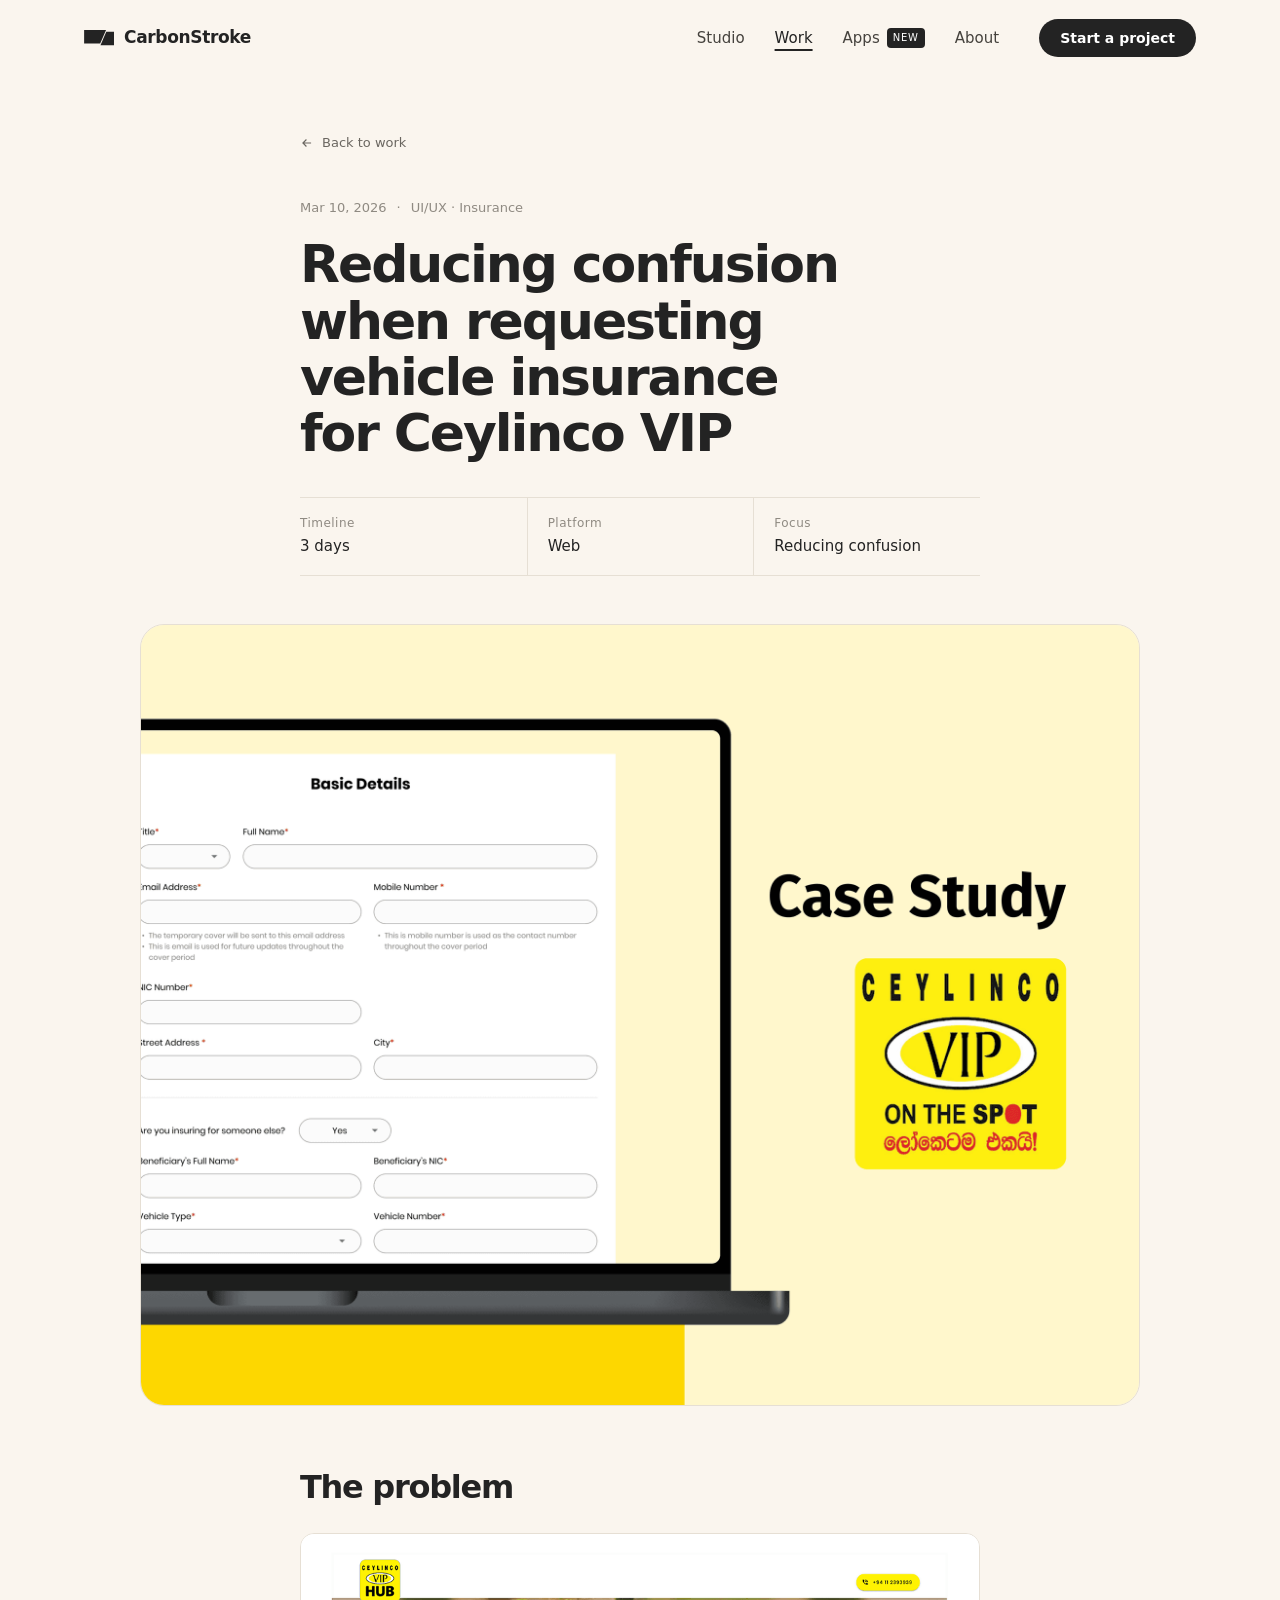
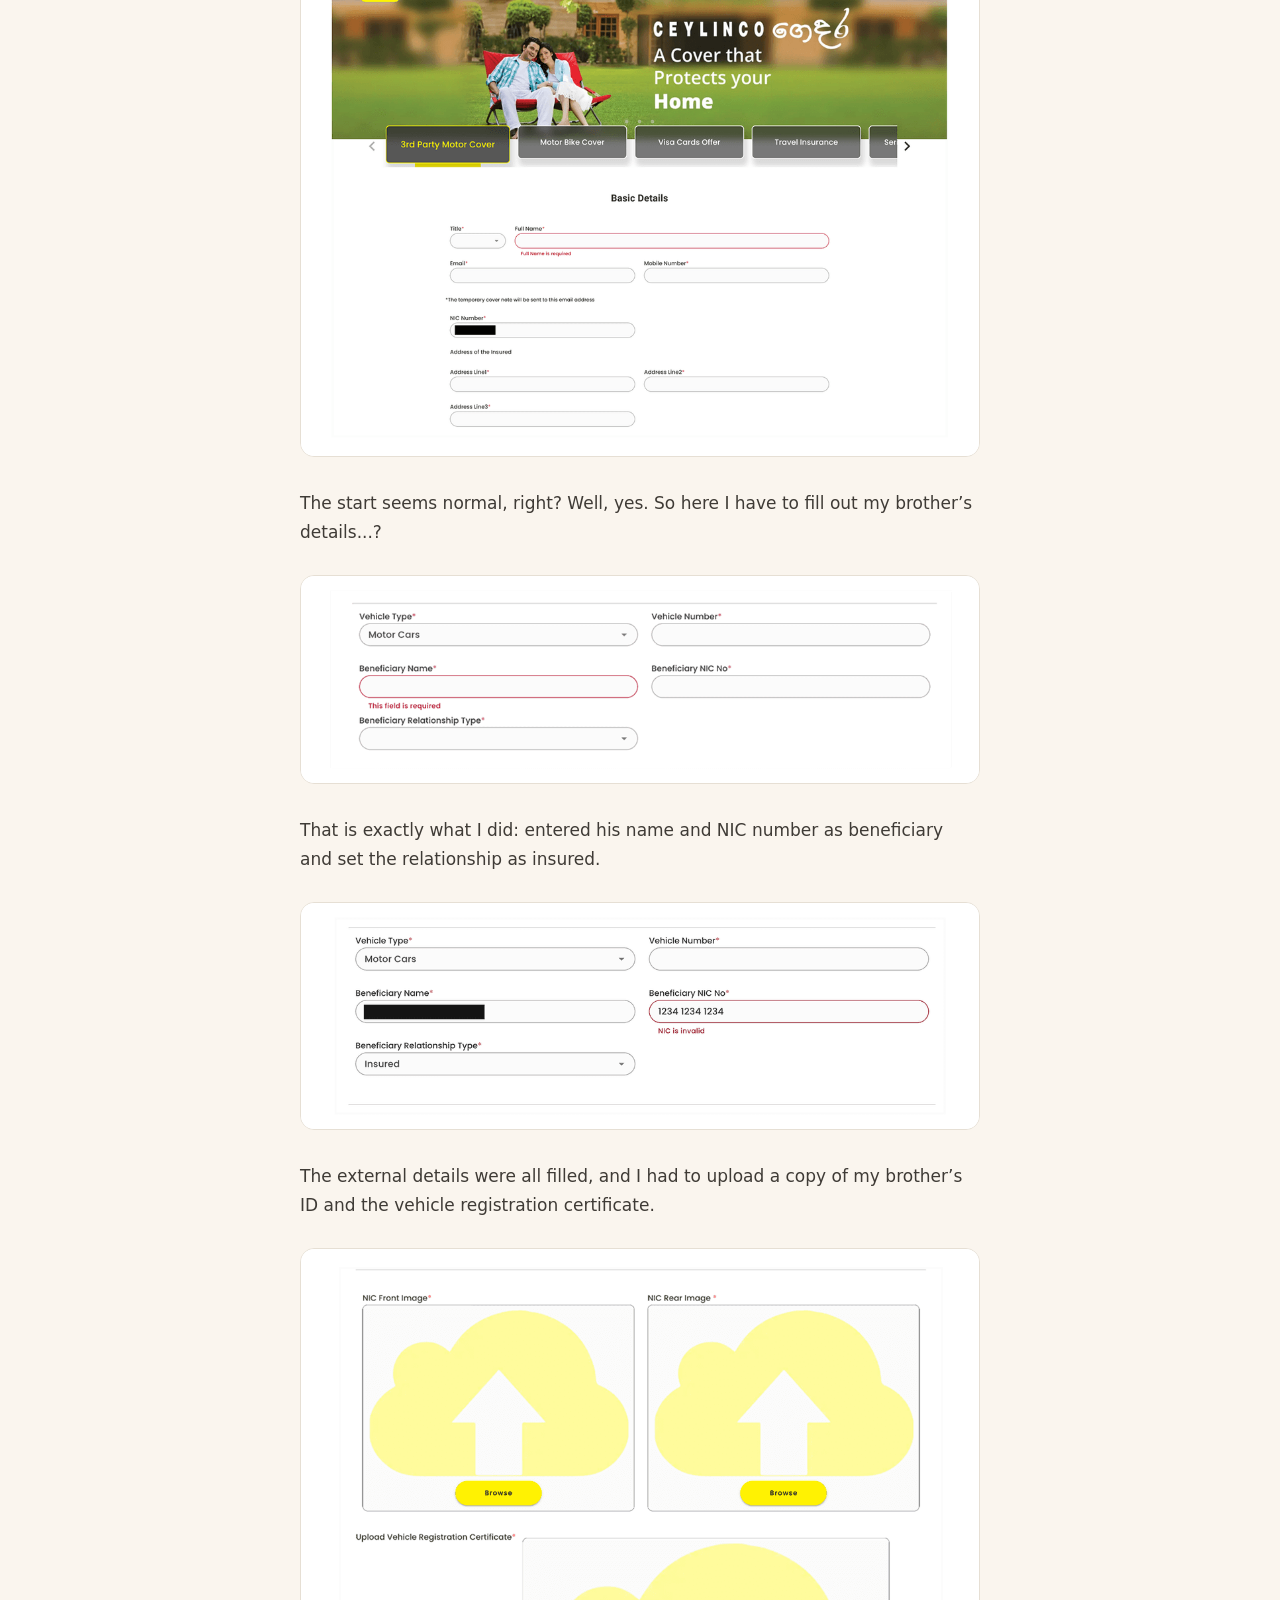
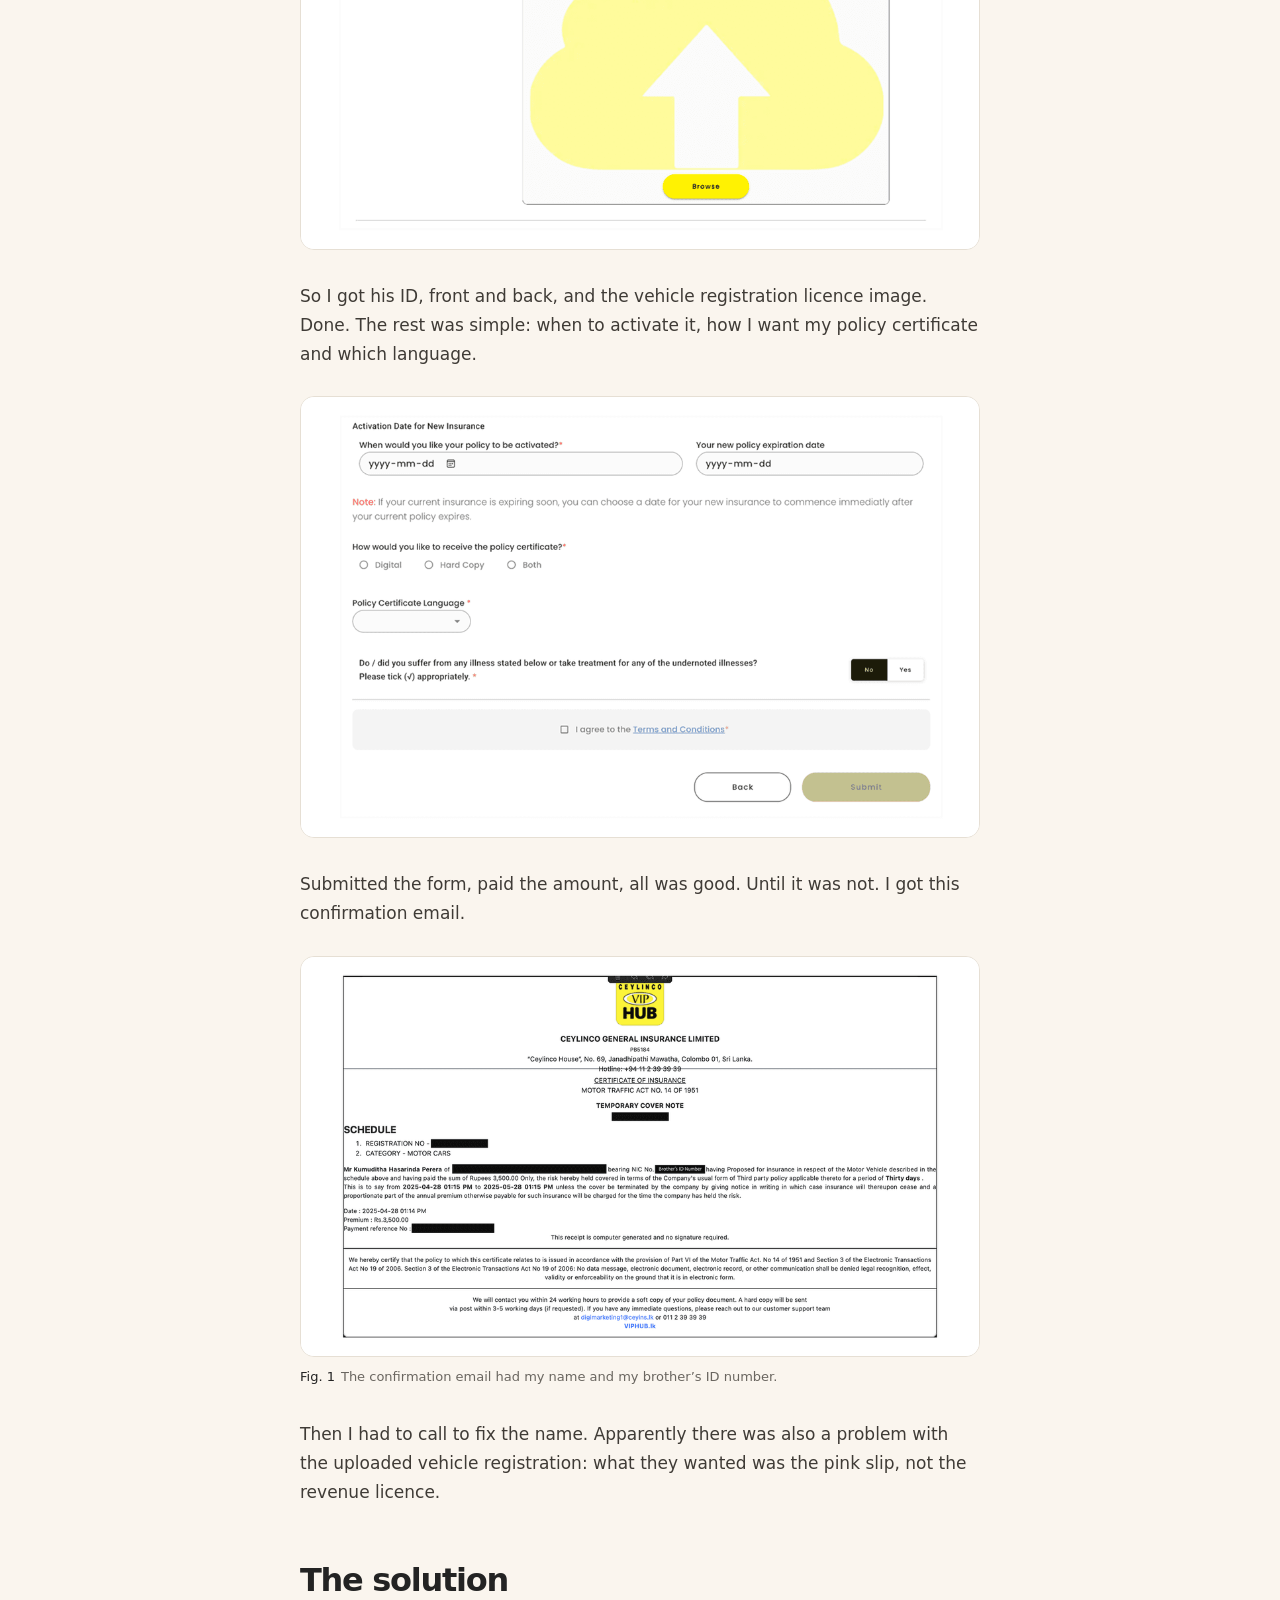
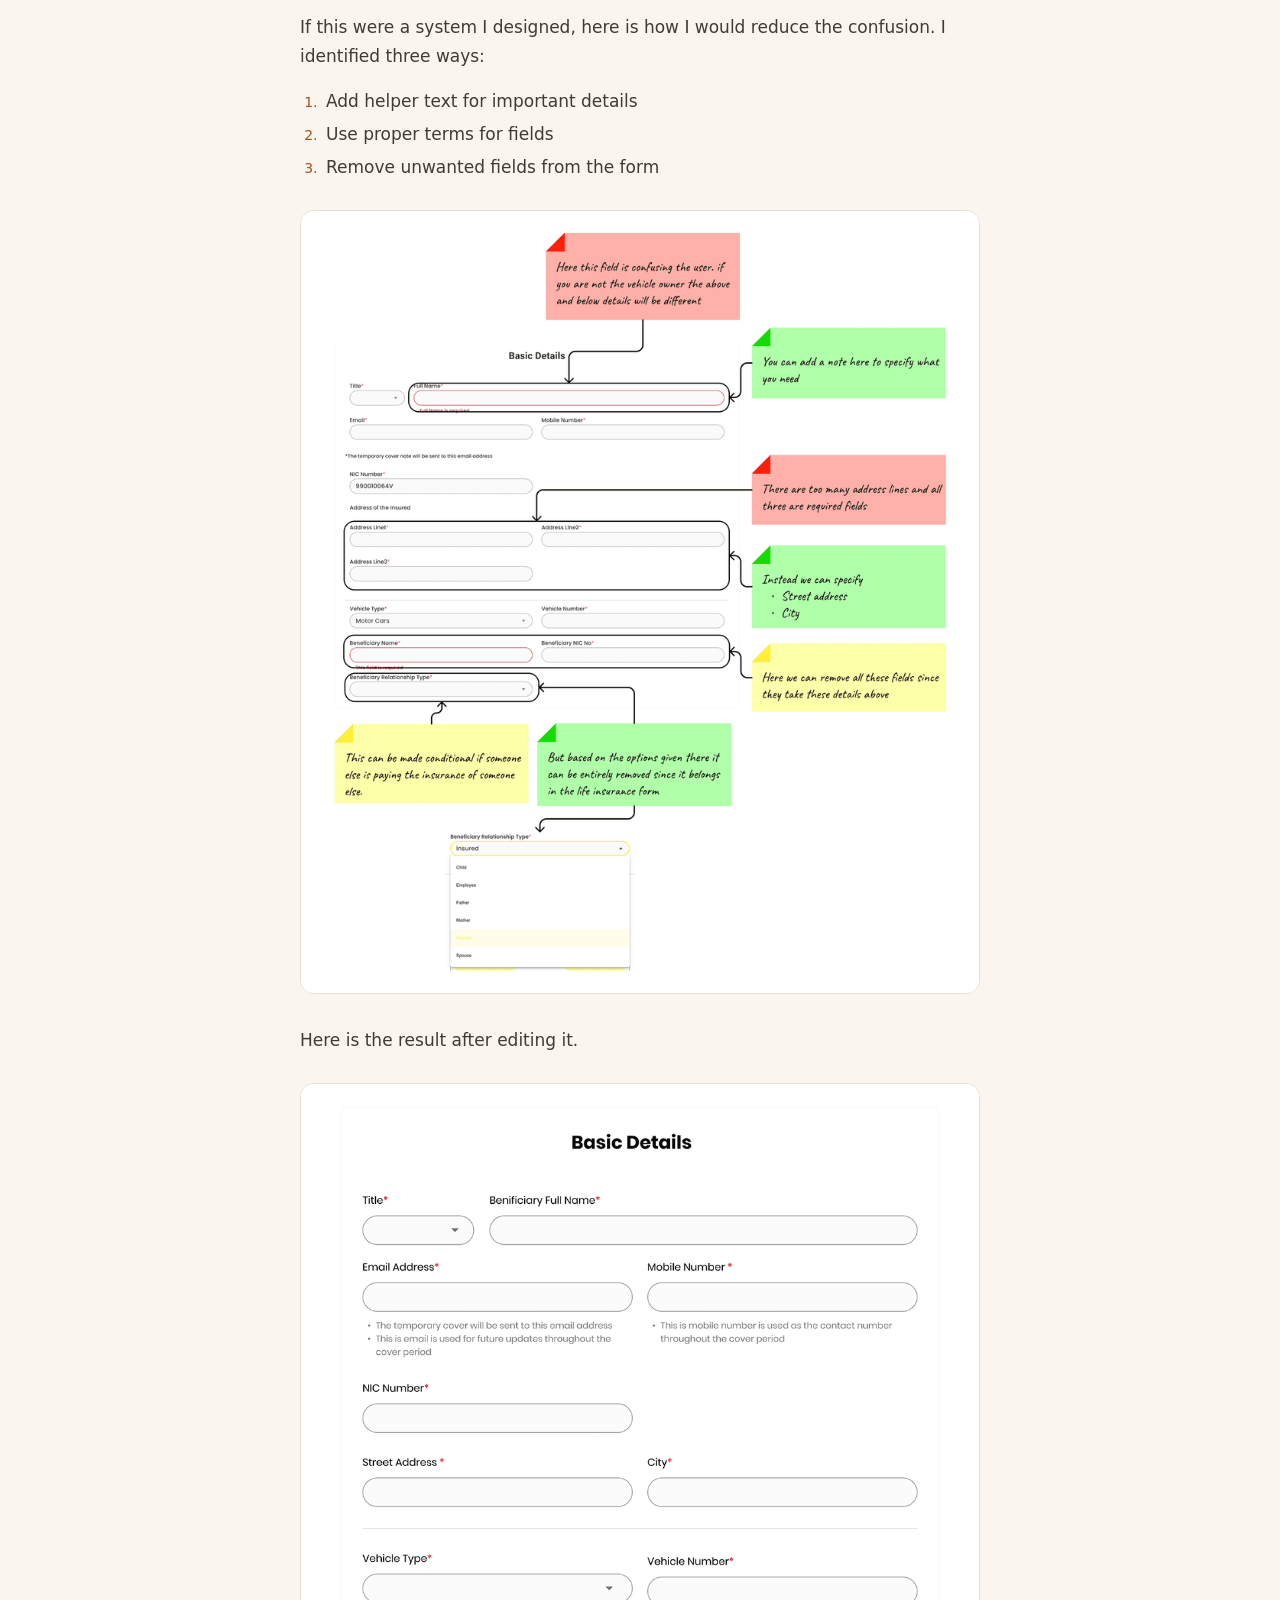
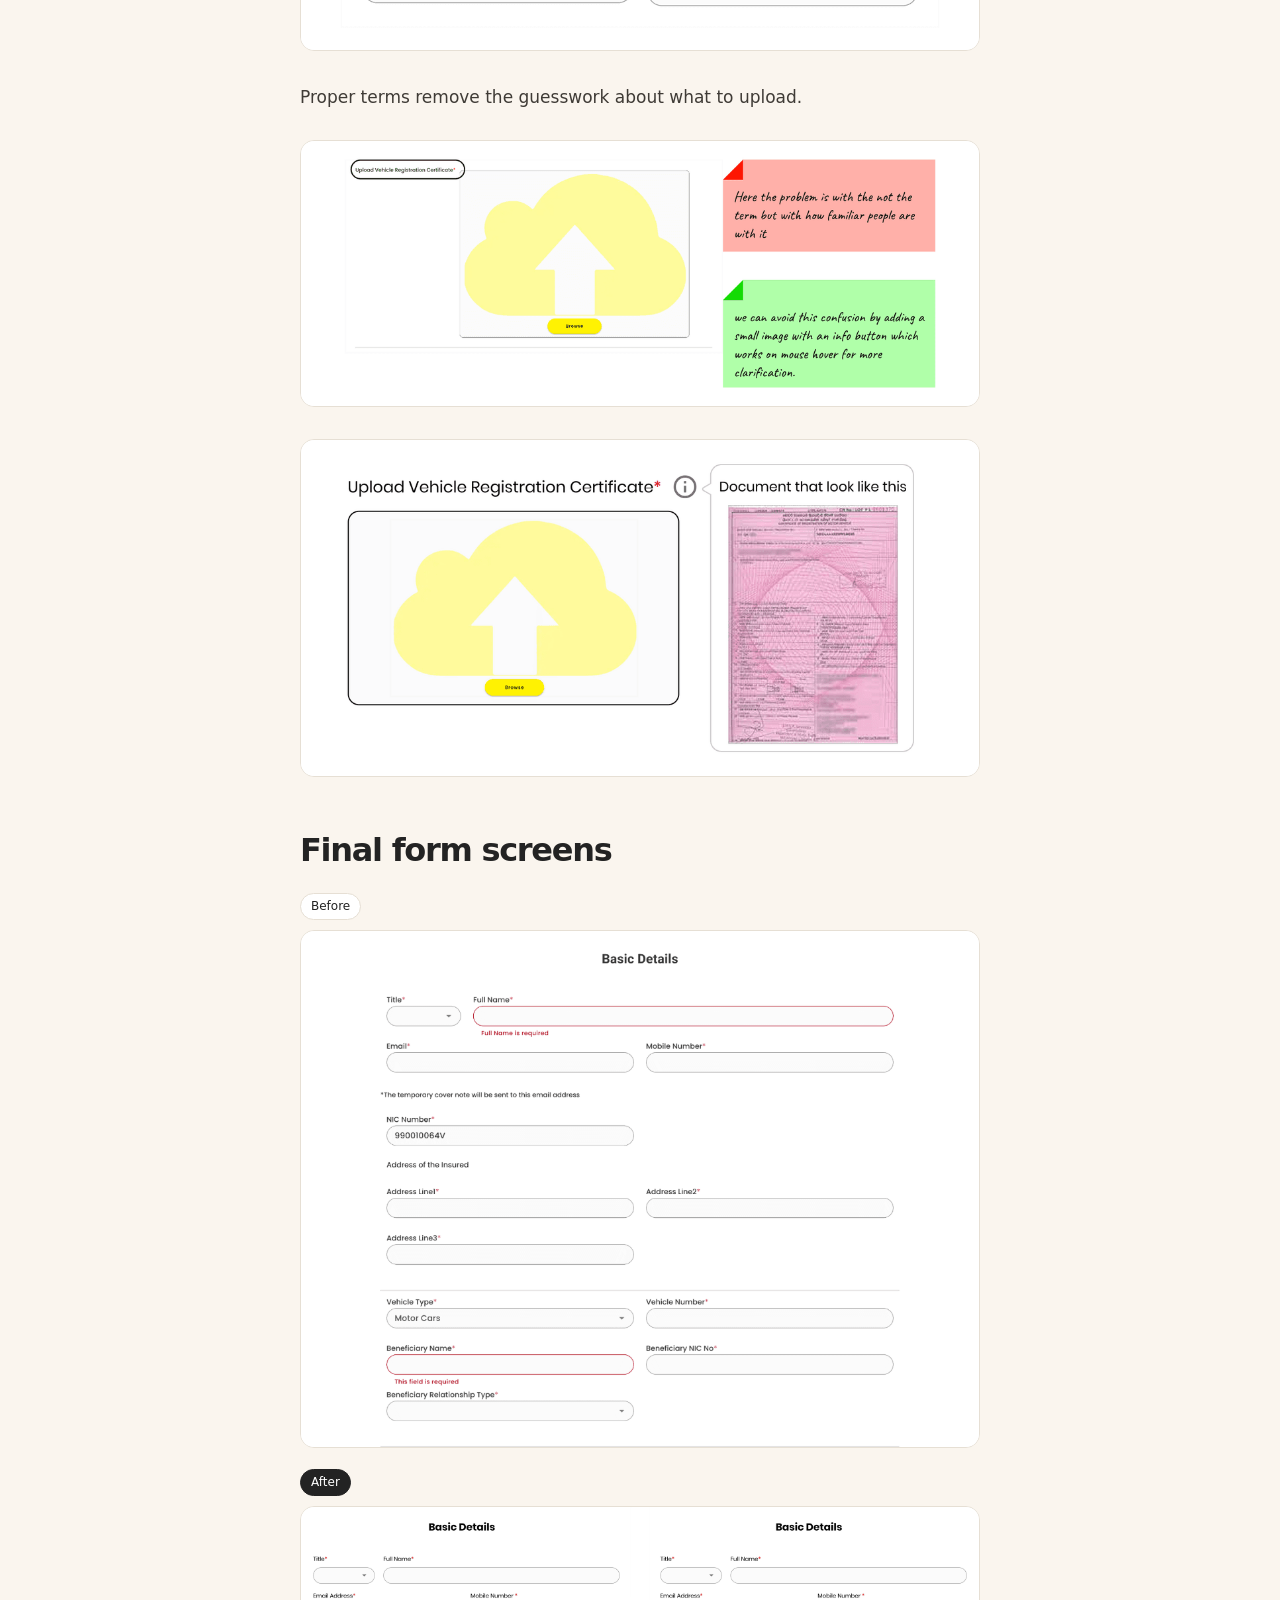
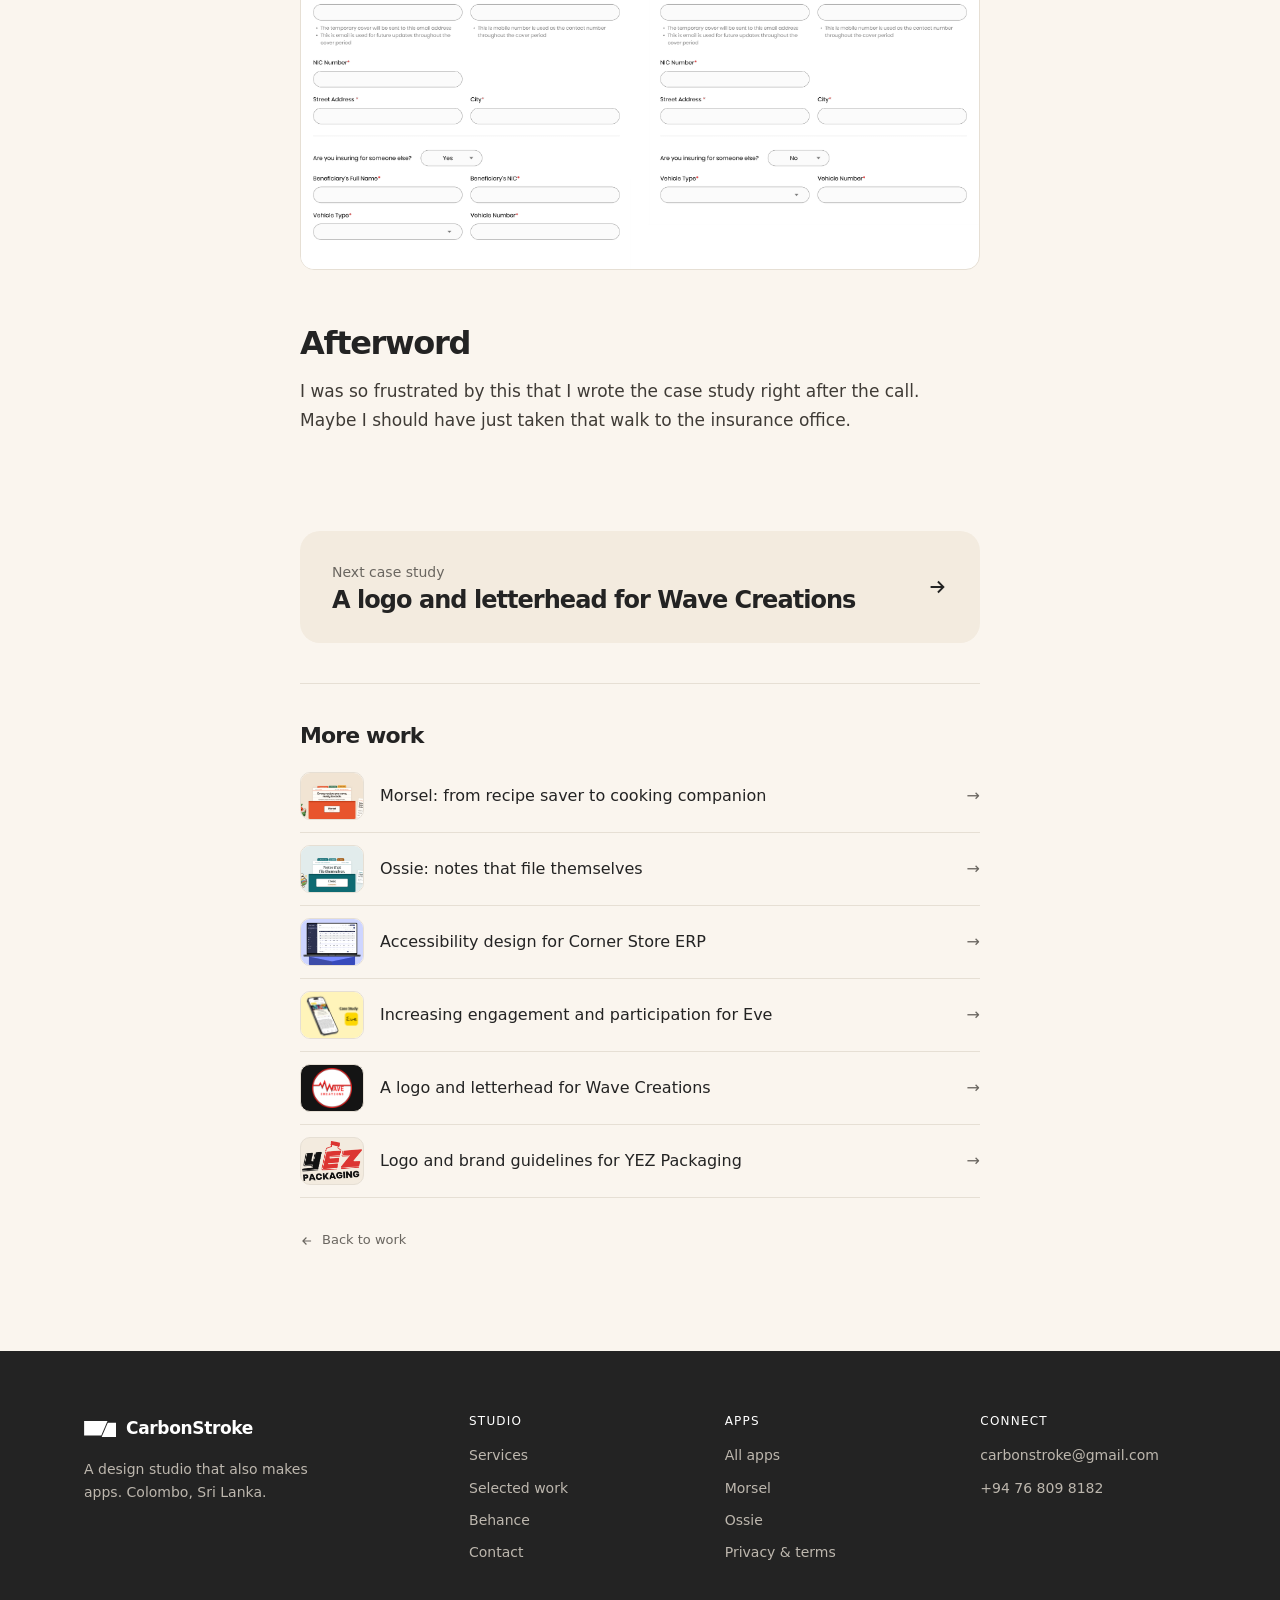
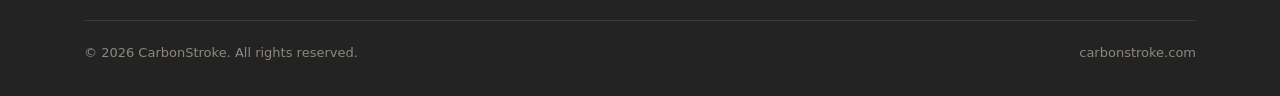
<file: work/ceylinco-vip.html>
<!doctype html>
<html lang="en">
<head>
  <meta charset="utf-8" />
  <meta name="viewport" content="width=device-width, initial-scale=1" />

  <!-- Security. GitHub Pages cannot send custom HTTP headers, so the policy
       ships as a meta tag. The sha256 hash below covers the one inline script
       at the bottom of this head — if that script's bytes change, the hash must
       be regenerated or the script will silently stop running.
       frame-ancestors, Permissions-Policy and HSTS are header-only and are set
       at the Cloudflare edge instead; see docs/security/hardening.md. -->
  <meta http-equiv="Content-Security-Policy" content="
    default-src 'none';
    script-src 'self' 'sha256-/x7W7R75k8Roq0WaVRQX9blP4OufE5xbAdzklGxsgpw=';
    style-src 'self' https://fonts.googleapis.com;
    font-src https://fonts.gstatic.com;
    img-src 'self' data:;
    form-action 'none';
    base-uri 'none';
    upgrade-insecure-requests;
  " />
  <meta name="referrer" content="strict-origin-when-cross-origin" />

  <title>Reducing confusion when requesting vehicle insurance for Ceylinco VIP | CarbonStroke</title>
  <meta name="description" content="The start seems normal, right? Well, yes. So here I have to fill out my brother’s details...?" />

  <meta property="og:title" content="Reducing confusion when requesting vehicle insurance for Ceylinco VIP | CarbonStroke" />
  <meta property="og:description" content="The start seems normal, right? Well, yes. So here I have to fill out my brother’s details...?" />
  <meta property="og:type" content="website" />
  <meta property="og:url" content="https://www.carbonstroke.com/work/ceylinco-vip.html" />
  <meta property="og:image" content="https://www.carbonstroke.com/assets/img/hero.jpg" />

  <link rel="icon" type="image/svg+xml" href="../assets/logo/cs-black.svg" />

  <link rel="preconnect" href="https://fonts.googleapis.com" />
  <link rel="preconnect" href="https://fonts.gstatic.com" crossorigin />
  <link href="https://fonts.googleapis.com/css2?family=Geist:wght@500;600;700&family=Figtree:wght@400;500;600;700&display=swap" rel="stylesheet" />

  <link rel="stylesheet" href="../css/styles.css?v=6" />

  <!-- Content ships visible; the scroll-reveal animation is opt-in and only
       applies once we know scripting is available. -->
  <script>document.documentElement.classList.add('js');</script>
</head>
<body>
<a class="skip" href="#main">Skip to content</a>
<header class="hdr" id="top">
  <div class="wrap hdr-in">
    <a class="brand" href="../" aria-label="CarbonStroke home"><svg viewBox="0 0 196 100" fill="#232323" aria-hidden="true"><path d="M145.737 11.3223L107.428 99.926H195.958V11.3223H145.737Z"/><path d="M105.736 88.749L143.972 0.21875H0.587891V88.749H105.736Z"/></svg>CarbonStroke</a>
    <nav class="nav" aria-label="Primary">
      <a href="../#studio">Studio</a>
      <a href="../#work" class="on" aria-current="page">Work</a>
      <a href="../#apps" class="new">Apps <i class="tag-new">NEW</i></a>
      <a href="../#about">About</a>
    </nav>
    <a class="btn btn-dark btn-sm" href="../#contact">Start a project</a>
    <button class="nav-toggle" aria-label="Open menu" aria-expanded="false" aria-controls="mobile-menu"><span></span><span></span><span></span></button>
  </div>
  <div class="mobile-menu" id="mobile-menu" hidden>
    <a href="../#studio">Studio</a>
    <a href="../#work">Work</a>
    <a href="../#apps">Apps</a>
    <a href="../#about">About</a>
    <a class="btn btn-dark btn-sm" href="../#contact">Start a project</a>
  </div>
</header>
<main id="main" class="case">
<div class="col top"><a class="back" href="../#work"><svg width="14" height="14" viewBox="0 0 24 24" fill="none" stroke="currentColor" stroke-width="2" aria-hidden="true"><path d="M19 12H5M11 6l-6 6 6 6"/></svg> Back to work</a>
<div class="byline"><span>Mar 10, 2026</span><span>UI/UX · Insurance</span></div>
<h1 class="t">Reducing confusion when requesting vehicle insurance for Ceylinco VIP</h1>
<div class="meta"><div><b>Timeline</b><span>3 days</span></div><div><b>Platform</b><span>Web</span></div><div><b>Focus</b><span>Reducing confusion</span></div></div></div>
<div class="cover"><img src="../assets/img/work/N4UbVB8gWx2J4PPdl6qsgtL7hmw.png" alt="Reducing confusion when requesting vehicle insurance for Ceylinco VIP cover"></div>
<div class="col body"><h2>The problem</h2><figure><img loading="lazy" src="../assets/img/work/6DPt9WenqxgWh3ovrLJr3GN1VlU.png" alt="Ceylinco VIP request form start"></figure><p>The start seems normal, right? Well, yes. So here I have to fill out my brother’s details...?</p><figure><img loading="lazy" src="../assets/img/work/1N69TiMY5YlzLzJunC7Ku6UsQ2w.png" alt="Beneficiary details fields"></figure><p>That is exactly what I did: entered his name and NIC number as beneficiary and set the relationship as insured.</p><figure><img loading="lazy" src="../assets/img/work/Cxx3gvtCA7LXuZIRMUBcuQtLIvI.png" alt="Relationship field set to insured"></figure><p>The external details were all filled, and I had to upload a copy of my brother’s ID and the vehicle registration certificate.</p><figure><img loading="lazy" src="../assets/img/work/wzETUZxneUGmxBGLuKSKYhh7bdo.png" alt="Document upload step"></figure><p>So I got his ID, front and back, and the vehicle registration licence image. Done. The rest was simple: when to activate it, how I want my policy certificate and which language.</p><figure><img loading="lazy" src="../assets/img/work/a6h4yiqCKEngUwV9InGUCHS9U2k.png" alt="Policy options step"></figure><p>Submitted the form, paid the amount, all was good. Until it was not. I got this confirmation email.</p><figure><img loading="lazy" src="../assets/img/work/fBbHBxkenZ2MUdGqGwEHq5aj8.png" alt="Confirmation email with mixed details"><figcaption><b>Fig. 1</b>The confirmation email had my name and my brother’s ID number.</figcaption></figure><p>Then I had to call to fix the name. Apparently there was also a problem with the uploaded vehicle registration: what they wanted was the pink slip, not the revenue licence.</p><h2>The solution</h2><p>If this were a system I designed, here is how I would reduce the confusion. I identified three ways:</p><ol><li>Add helper text for important details</li><li>Use proper terms for fields</li><li>Remove unwanted fields from the form</li></ol><figure><img loading="lazy" src="../assets/img/work/9eGcR0rapDfDZnTXs0ZYBLoaAe8.png" alt="Annotated form improvements"></figure><p>Here is the result after editing it.</p><figure><img loading="lazy" src="../assets/img/work/DfoHmA0hFHoVdA4limEX0oUe2WQ.png" alt="Edited form"></figure><p>Proper terms remove the guesswork about what to upload.</p><figure><img loading="lazy" src="../assets/img/work/ZjIcpeCGd7JaguIvGdVCqZIPVU.png" alt="Upload field with clear terms"></figure><figure><img loading="lazy" src="../assets/img/work/D0Ed0auy0wBWgsQhWeJGfHNSOA.png" alt="Final upload field design"></figure><h2>Final form screens</h2><div class="ba"><figure><span class="lbl">Before</span><img loading="lazy" src="../assets/img/work/qjwk0dW1eJbpIjnjmpCFXdURdoQ.png" alt="Before form screens"></figure><figure><span class="lbl after">After</span><img loading="lazy" src="../assets/img/work/xh8DreXssSuOCu9jd3LVmrmBDMg.png" alt="After form screens"></figure></div><h2>Afterword</h2><p>I was so frustrated by this that I wrote the case study right after the call. Maybe I should have just taken that walk to the insurance office.</p></div>
<div class="col"><a class="next" href="../work/wave-creations.html"><div><small>Next case study</small><b>A logo and letterhead for Wave Creations</b></div><svg width="22" height="22" viewBox="0 0 24 24" fill="none" stroke="currentColor" stroke-width="2" aria-hidden="true"><path d="M5 12h14M13 6l6 6-6 6"/></svg></a>
<div class="more"><h2>More work</h2><a class="row" href="../apps/morsel.html"><div class="th"><img class="fill" src="../assets/img/work/gvOtfZWM7DghjIRNvcex3t6S1V4-512.png" alt="" loading="lazy"></div><span>Morsel: from recipe saver to cooking companion</span><i aria-hidden="true">→</i></a><a class="row" href="../apps/ossie.html"><div class="th"><img class="fill" src="../assets/img/work/6iu6V5JmHdPmd7Ue4nTNZz6RQM-512.png" alt="" loading="lazy"></div><span>Ossie: notes that file themselves</span><i aria-hidden="true">→</i></a><a class="row" href="../work/corner-store.html"><div class="th"><img class="fill" src="../assets/img/work/s8hvIwSfAadYxRvkldTber7YJU-512.png" alt="" loading="lazy"></div><span>Accessibility design for Corner Store ERP</span><i aria-hidden="true">→</i></a><a class="row" href="../work/eve.html"><div class="th"><img class="fill" src="../assets/img/work/y3qeT4xRrKn5GsXMRyVxWBzTegE-512.png" alt="" loading="lazy"></div><span>Increasing engagement and participation for Eve</span><i aria-hidden="true">→</i></a><a class="row" href="../work/wave-creations.html"><div class="th dark"><img class="mark" src="../assets/img/work/wave-creations-logo.png" alt="" loading="lazy"></div><span>A logo and letterhead for Wave Creations</span><i aria-hidden="true">→</i></a><a class="row" href="../work/yez-packaging.html"><div class="th light"><img class="mark" src="../assets/img/work/yez-packaging-logo.png" alt="" loading="lazy"></div><span>Logo and brand guidelines for YEZ Packaging</span><i aria-hidden="true">→</i></a></div>
<div class="back-bottom"><a class="back" href="../#work"><svg width="14" height="14" viewBox="0 0 24 24" fill="none" stroke="currentColor" stroke-width="2" aria-hidden="true"><path d="M19 12H5M11 6l-6 6 6 6"/></svg> Back to work</a></div></div>
</main>
<footer class="ft" id="about">
  <div class="wrap">
    <div class="ft-in">
      <div>
        <a class="brand" href="../" aria-label="CarbonStroke home"><svg viewBox="0 0 196 100" fill="#fff" aria-hidden="true"><path d="M145.737 11.3223L107.428 99.926H195.958V11.3223H145.737Z"/><path d="M105.736 88.749L143.972 0.21875H0.587891V88.749H105.736Z"/></svg>CarbonStroke</a>
        <p class="ft-about">A design studio that also makes apps. Colombo, Sri Lanka.</p>
      </div>
      <div>
        <h4>Studio</h4>
        <ul>
          <li><a href="../#studio">Services</a></li>
          <li><a href="../#work">Selected work</a></li>
          <li><a href="https://www.behance.net/kumudithaperera" rel="noopener">Behance</a></li>
          <li><a href="../#contact">Contact</a></li>
        </ul>
      </div>
      <div>
        <h4>Apps</h4>
        <ul>
          <li><a href="../#apps">All apps</a></li>
          <li><a href="../apps/morsel.html">Morsel</a></li>
          <li><a href="../apps/ossie/">Ossie</a></li>
          <li><a href="https://morselrecipe.github.io/privacy.html" rel="noopener">Privacy &amp; terms</a></li>
        </ul>
      </div>
      <div>
        <h4>Connect</h4>
        <ul>
          <li><a href="mailto:carbonstroke@gmail.com">carbonstroke@gmail.com</a></li>
          <li><a href="tel:+94768098182">+94 76 809 8182</a></li>
        </ul>
      </div>
    </div>
    <div class="ft-b"><span>&copy; <span id="year">2026</span> CarbonStroke. All rights reserved.</span><span>carbonstroke.com</span></div>
  </div>
</footer>

<script src="../js/main.js?v=4"></script>
</body>
</html>
</file>
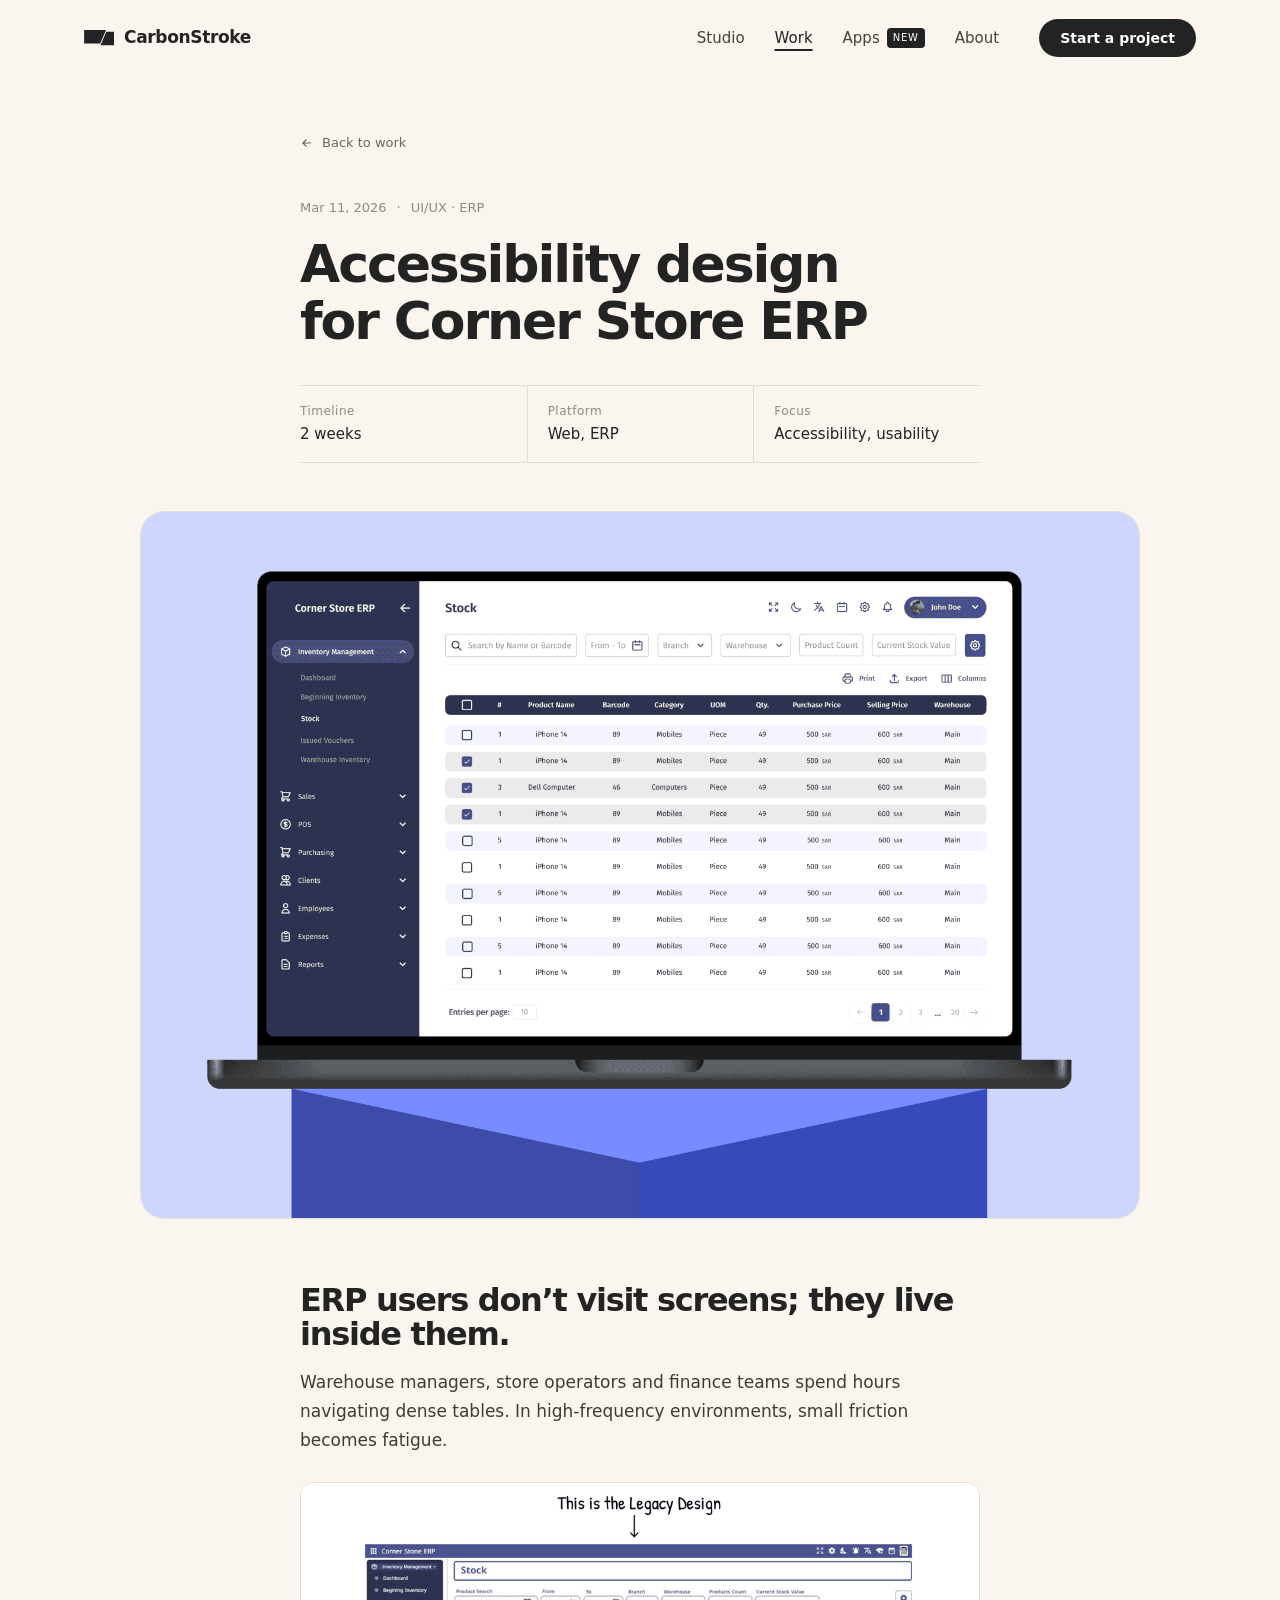
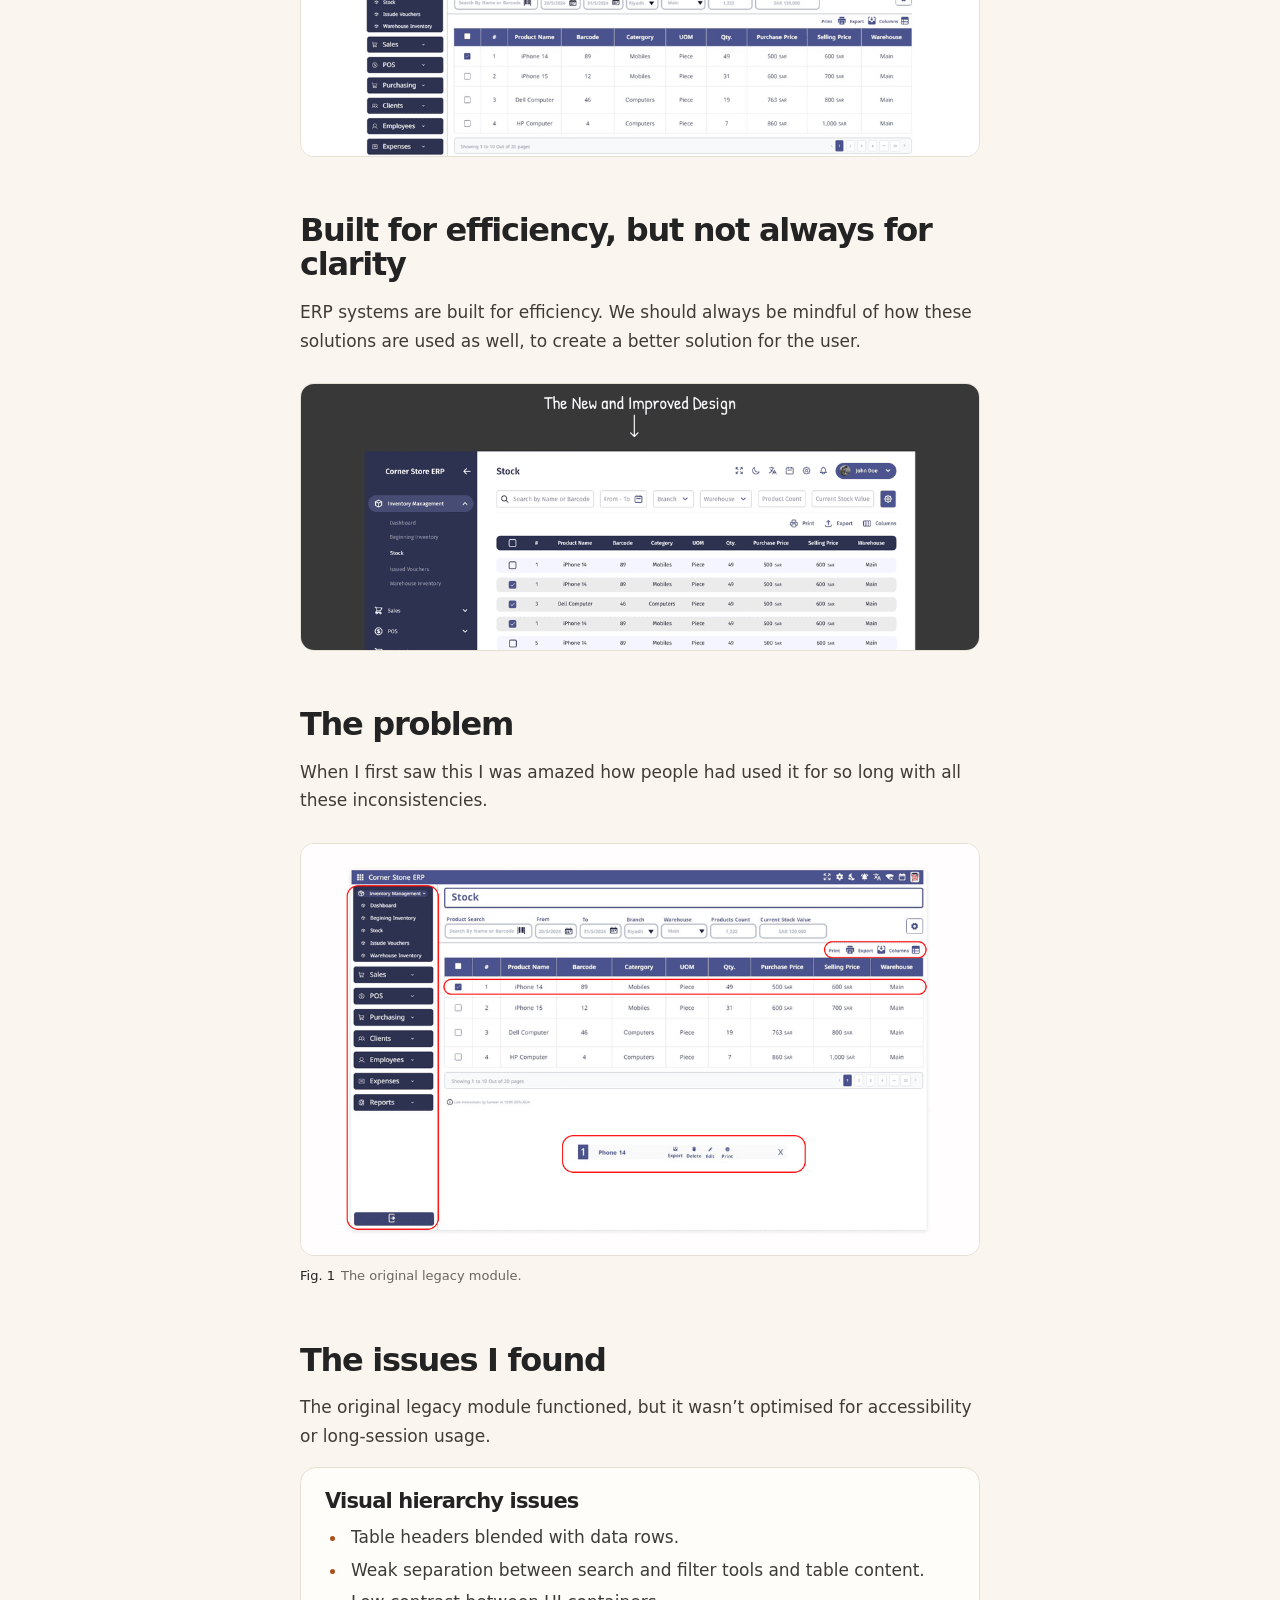
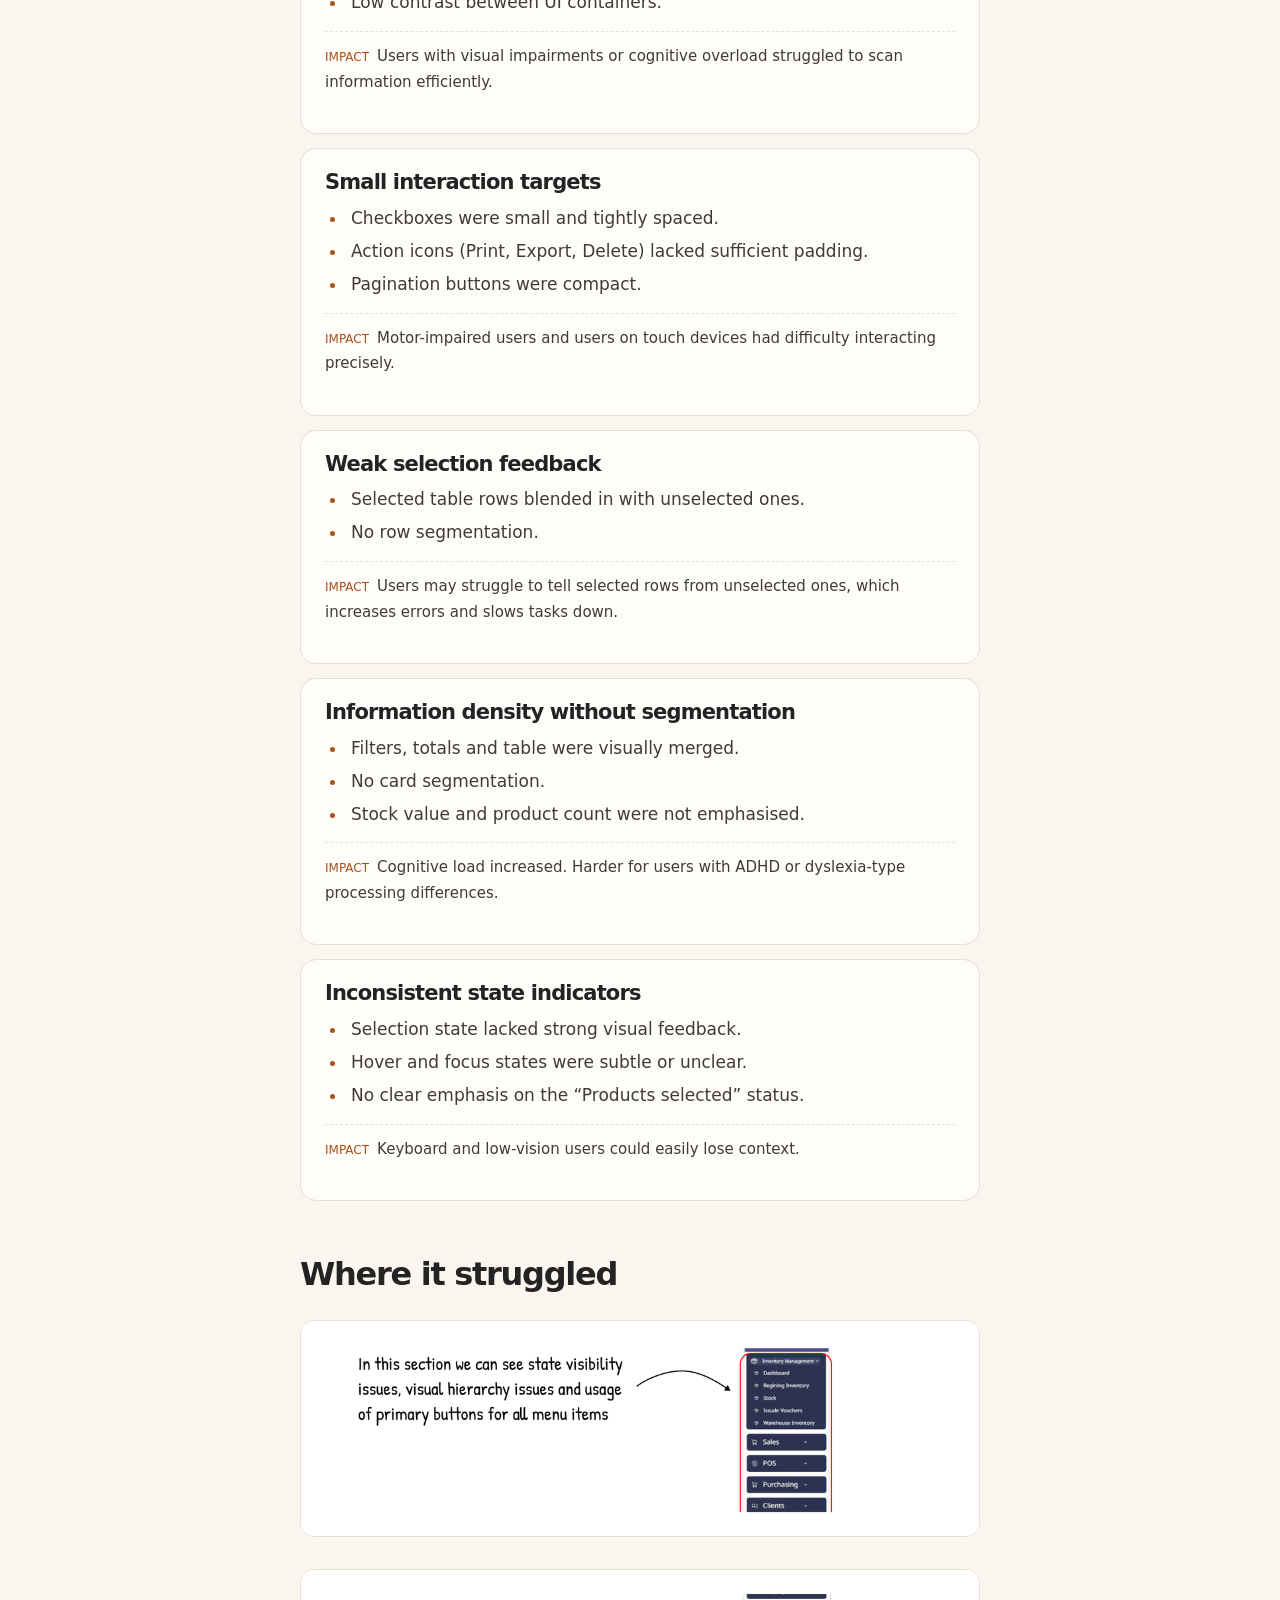
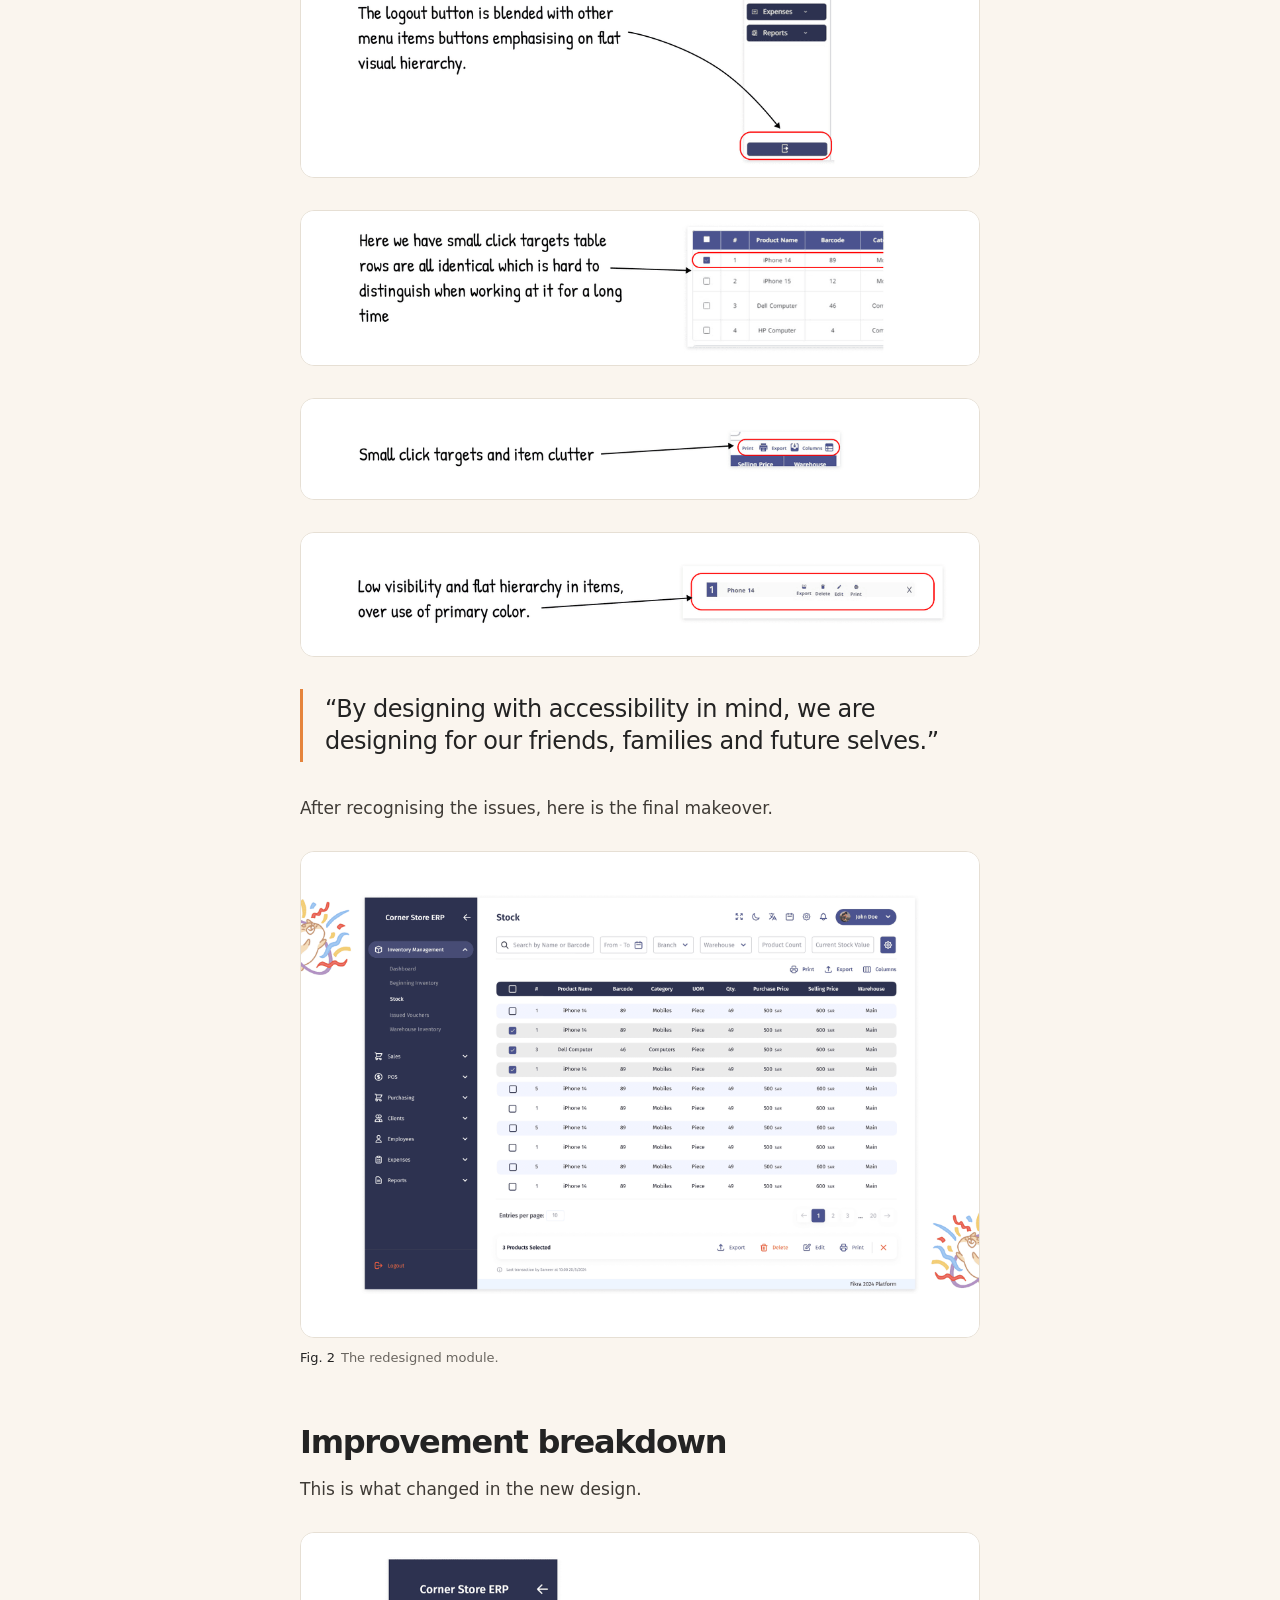
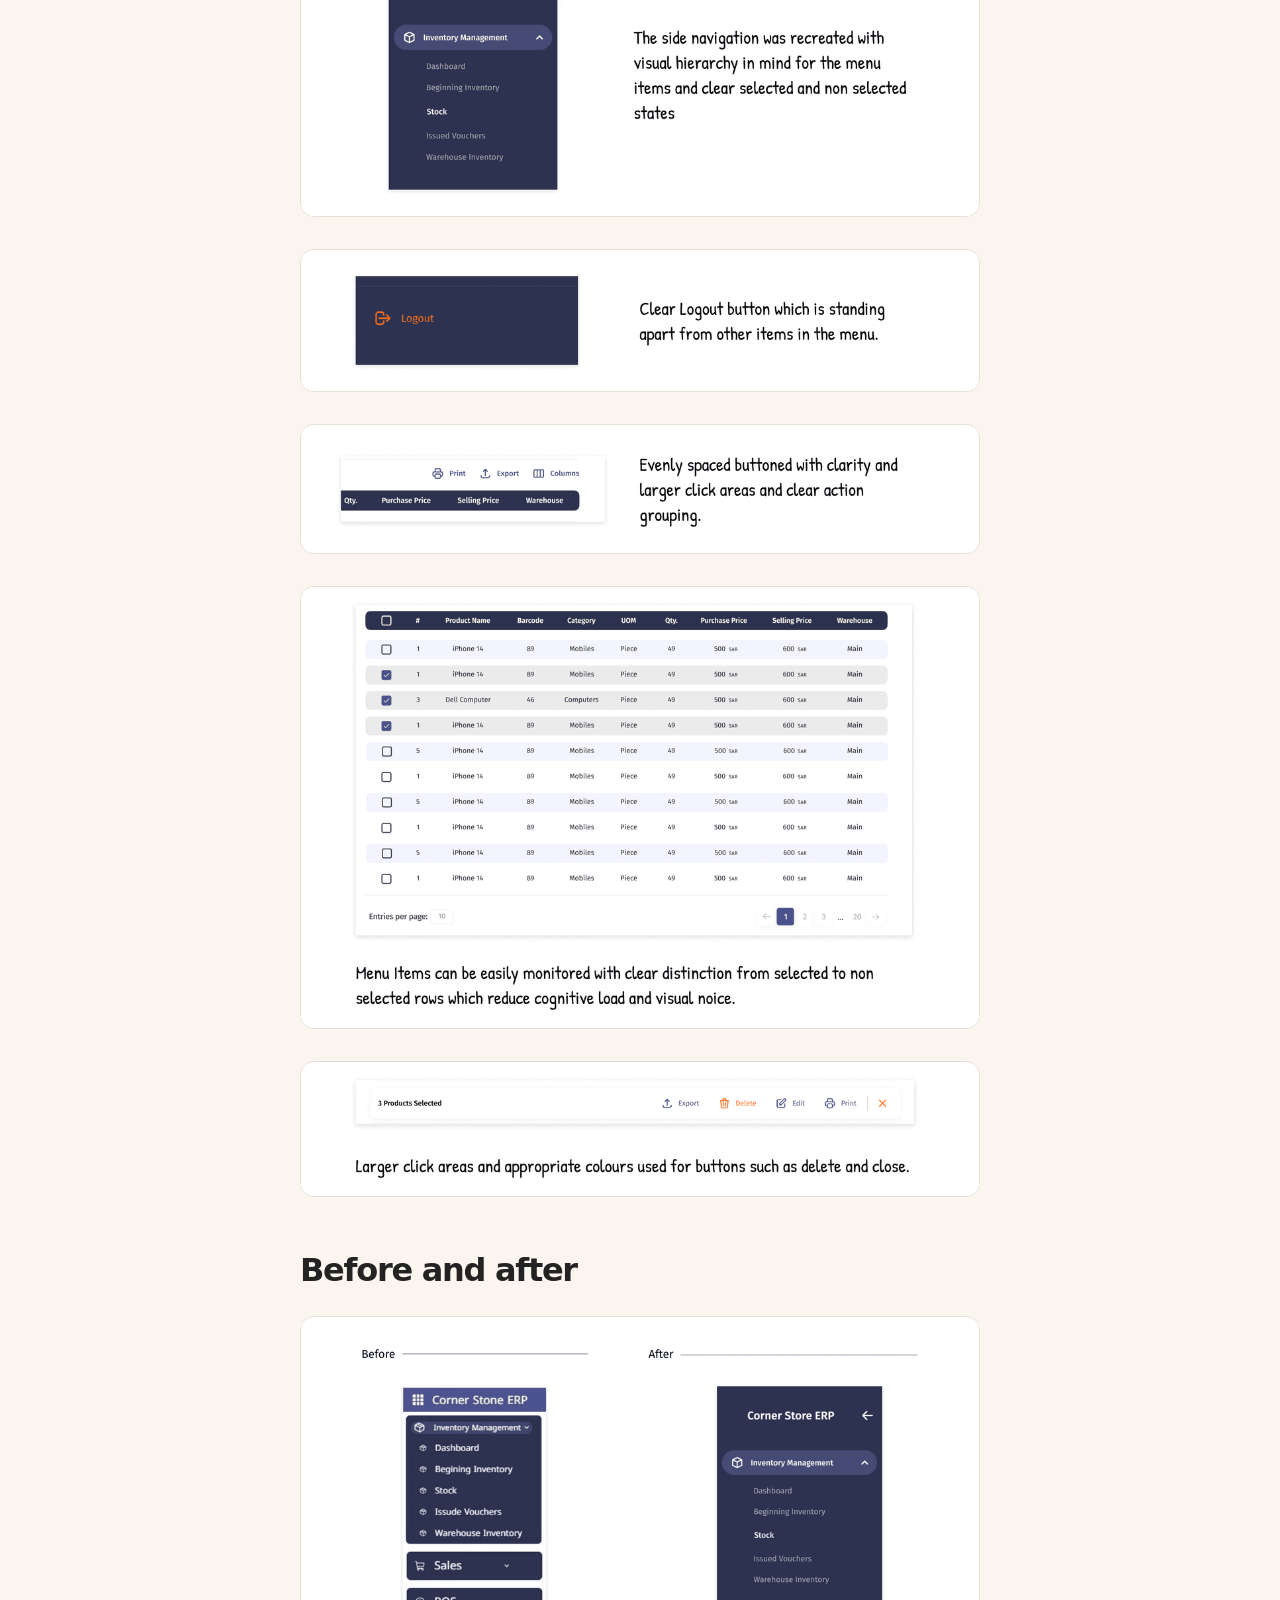
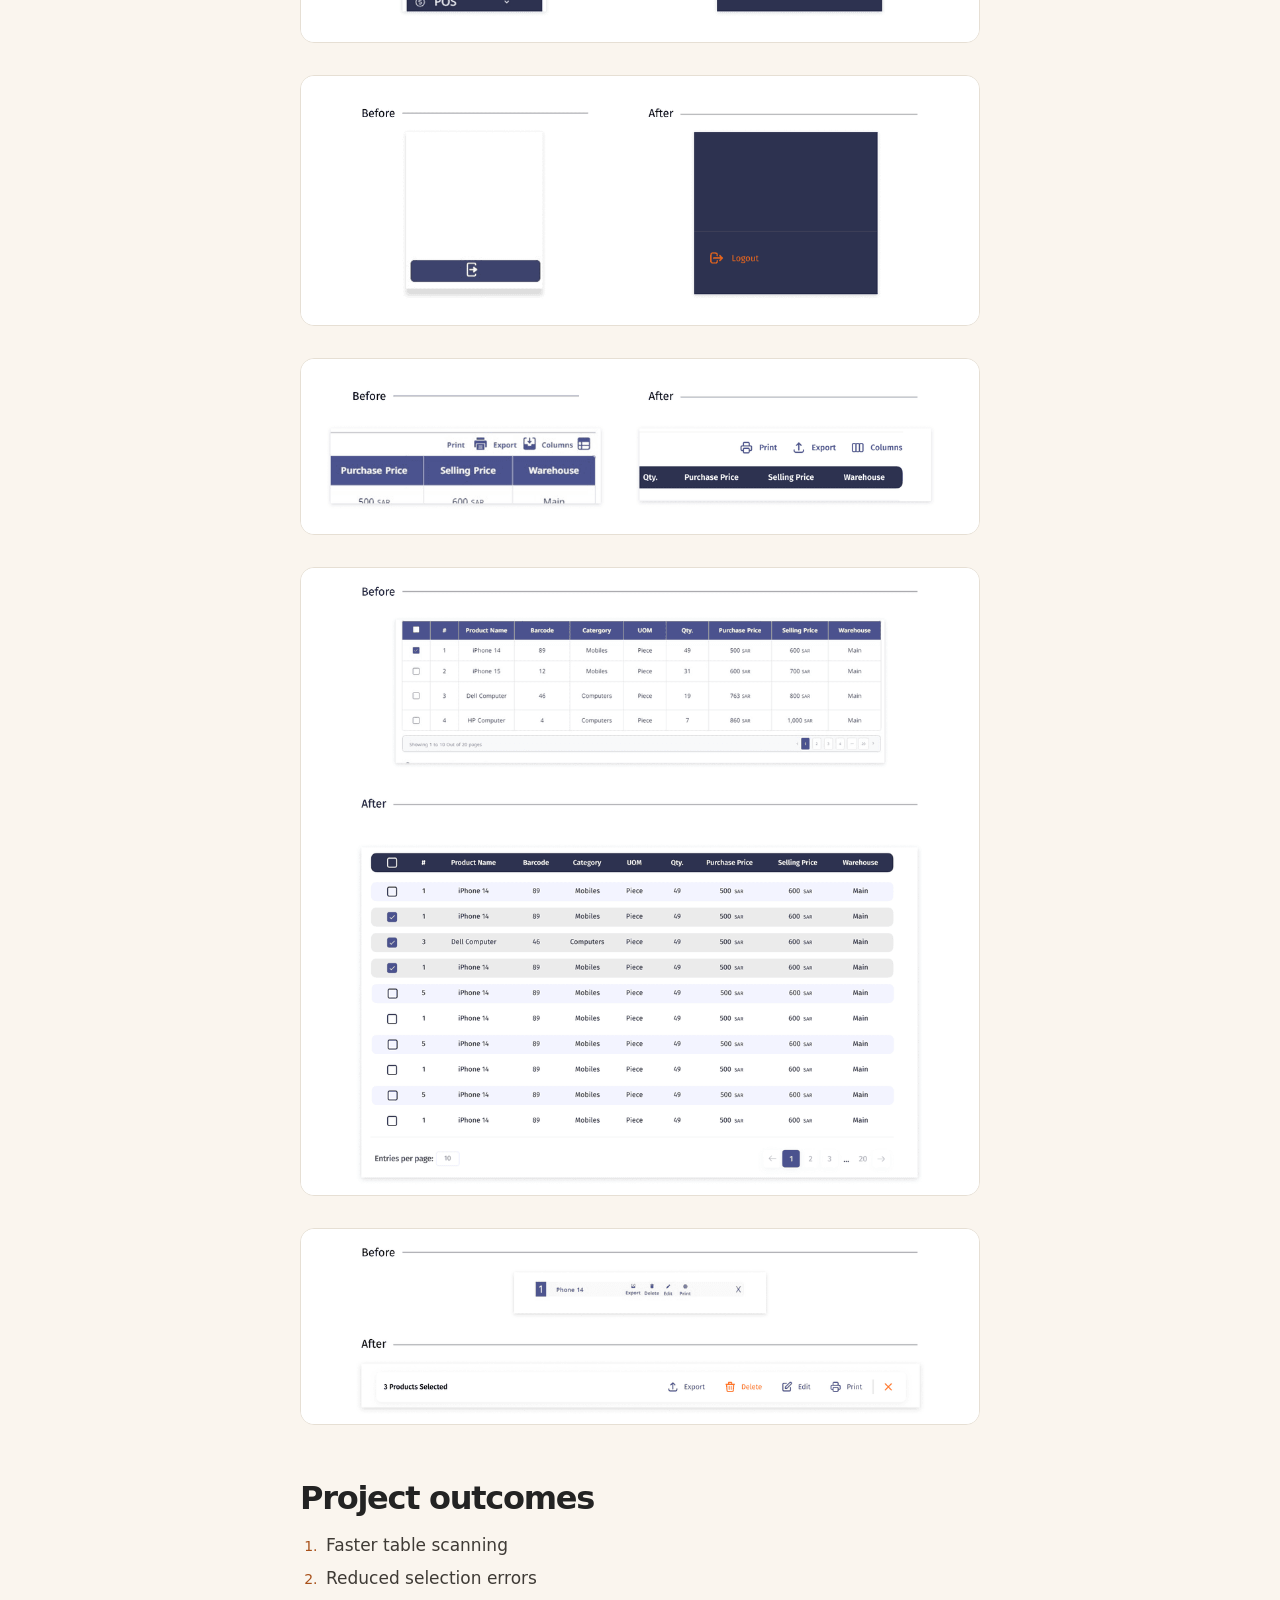
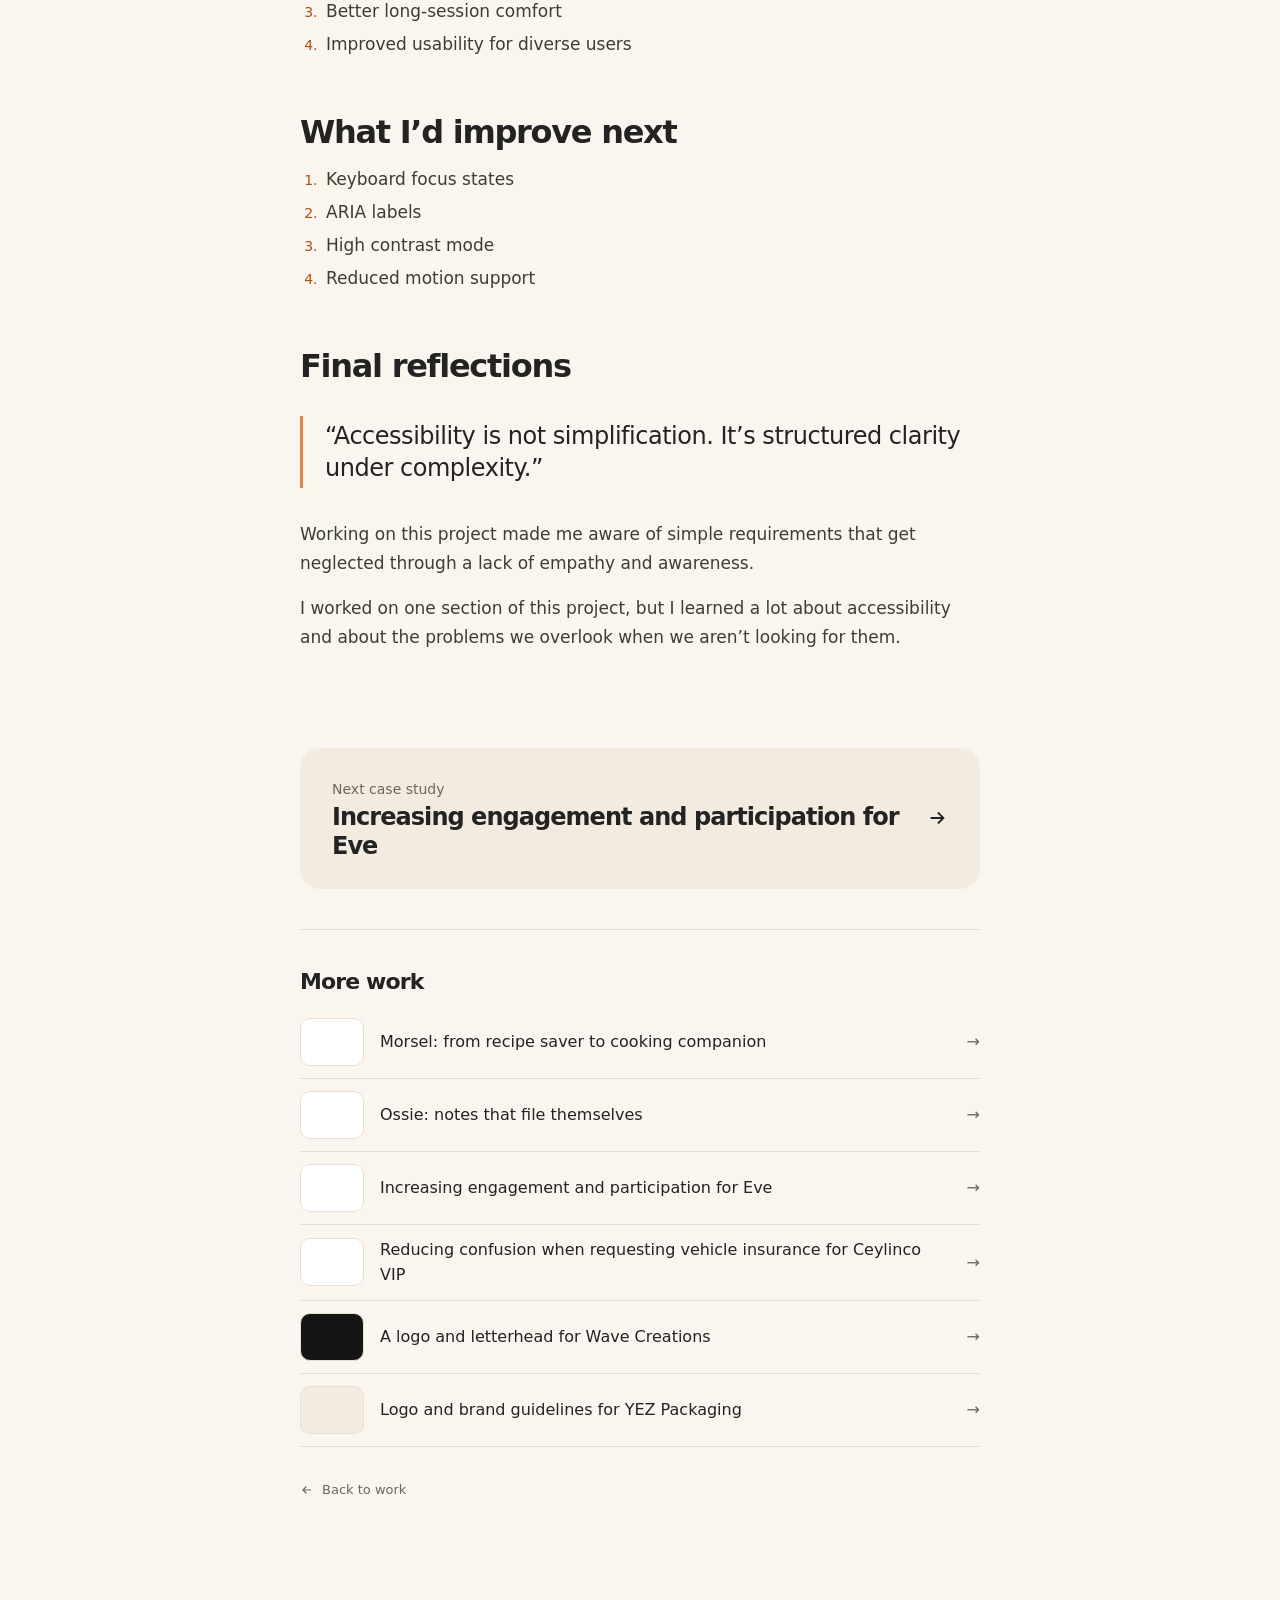
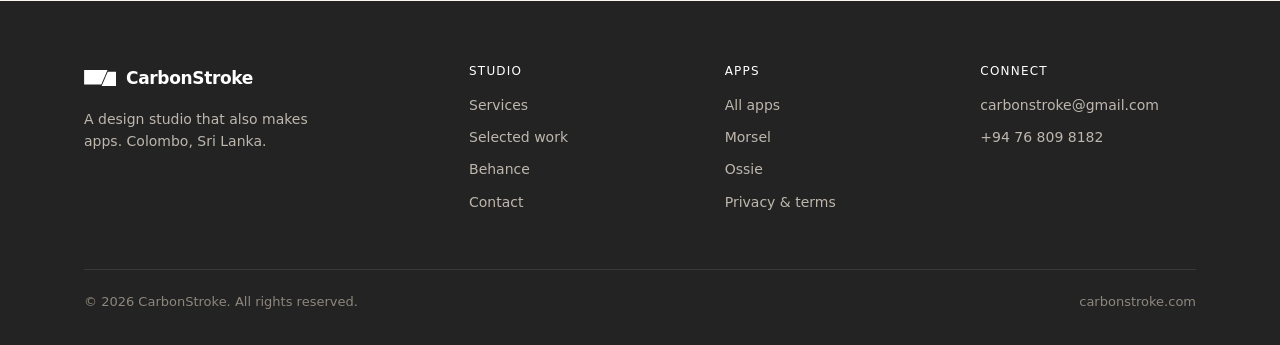
<file: work/corner-store.html>
<!doctype html>
<html lang="en">
<head>
  <meta charset="utf-8" />
  <meta name="viewport" content="width=device-width, initial-scale=1" />

  <!-- Security. GitHub Pages cannot send custom HTTP headers, so the policy
       ships as a meta tag. The sha256 hash below covers the one inline script
       at the bottom of this head — if that script's bytes change, the hash must
       be regenerated or the script will silently stop running.
       frame-ancestors, Permissions-Policy and HSTS are header-only and are set
       at the Cloudflare edge instead; see docs/security/hardening.md. -->
  <meta http-equiv="Content-Security-Policy" content="
    default-src 'none';
    script-src 'self' 'sha256-/x7W7R75k8Roq0WaVRQX9blP4OufE5xbAdzklGxsgpw=';
    style-src 'self' https://fonts.googleapis.com;
    font-src https://fonts.gstatic.com;
    img-src 'self' data:;
    form-action 'none';
    base-uri 'none';
    upgrade-insecure-requests;
  " />
  <meta name="referrer" content="strict-origin-when-cross-origin" />

  <title>Accessibility design for Corner Store ERP | CarbonStroke</title>
  <meta name="description" content="Warehouse managers, store operators and finance teams spend hours navigating dense tables. In high-frequency environments, small friction becomes fatigue." />

  <meta property="og:title" content="Accessibility design for Corner Store ERP | CarbonStroke" />
  <meta property="og:description" content="Warehouse managers, store operators and finance teams spend hours navigating dense tables. In high-frequency environments, small friction becomes fatigue." />
  <meta property="og:type" content="website" />
  <meta property="og:url" content="https://www.carbonstroke.com/work/corner-store.html" />
  <meta property="og:image" content="https://www.carbonstroke.com/assets/img/hero.jpg" />

  <link rel="icon" type="image/svg+xml" href="../assets/logo/cs-black.svg" />

  <link rel="preconnect" href="https://fonts.googleapis.com" />
  <link rel="preconnect" href="https://fonts.gstatic.com" crossorigin />
  <link href="https://fonts.googleapis.com/css2?family=Geist:wght@500;600;700&family=Figtree:wght@400;500;600;700&display=swap" rel="stylesheet" />

  <link rel="stylesheet" href="../css/styles.css?v=6" />

  <!-- Content ships visible; the scroll-reveal animation is opt-in and only
       applies once we know scripting is available. -->
  <script>document.documentElement.classList.add('js');</script>
</head>
<body>
<a class="skip" href="#main">Skip to content</a>
<header class="hdr" id="top">
  <div class="wrap hdr-in">
    <a class="brand" href="../" aria-label="CarbonStroke home"><svg viewBox="0 0 196 100" fill="#232323" aria-hidden="true"><path d="M145.737 11.3223L107.428 99.926H195.958V11.3223H145.737Z"/><path d="M105.736 88.749L143.972 0.21875H0.587891V88.749H105.736Z"/></svg>CarbonStroke</a>
    <nav class="nav" aria-label="Primary">
      <a href="../#studio">Studio</a>
      <a href="../#work" class="on" aria-current="page">Work</a>
      <a href="../#apps" class="new">Apps <i class="tag-new">NEW</i></a>
      <a href="../#about">About</a>
    </nav>
    <a class="btn btn-dark btn-sm" href="../#contact">Start a project</a>
    <button class="nav-toggle" aria-label="Open menu" aria-expanded="false" aria-controls="mobile-menu"><span></span><span></span><span></span></button>
  </div>
  <div class="mobile-menu" id="mobile-menu" hidden>
    <a href="../#studio">Studio</a>
    <a href="../#work">Work</a>
    <a href="../#apps">Apps</a>
    <a href="../#about">About</a>
    <a class="btn btn-dark btn-sm" href="../#contact">Start a project</a>
  </div>
</header>
<main id="main" class="case">
<div class="col top"><a class="back" href="../#work"><svg width="14" height="14" viewBox="0 0 24 24" fill="none" stroke="currentColor" stroke-width="2" aria-hidden="true"><path d="M19 12H5M11 6l-6 6 6 6"/></svg> Back to work</a>
<div class="byline"><span>Mar 11, 2026</span><span>UI/UX · ERP</span></div>
<h1 class="t">Accessibility design for Corner Store ERP</h1>
<div class="meta"><div><b>Timeline</b><span>2 weeks</span></div><div><b>Platform</b><span>Web, ERP</span></div><div><b>Focus</b><span>Accessibility, usability</span></div></div></div>
<div class="cover"><img src="../assets/img/work/s8hvIwSfAadYxRvkldTber7YJU.png" alt="Accessibility design for Corner Store ERP cover"></div>
<div class="col body"><h2>ERP users don’t visit screens; they live inside them.</h2><p>Warehouse managers, store operators and finance teams spend hours navigating dense tables. In high-frequency environments, small friction becomes fatigue.</p><figure><img loading="lazy" src="../assets/img/work/D79RsXP9K46N8jbkfdMTO9NQs.png" alt="Corner Store ERP product list"></figure><h2>Built for efficiency, but not always for clarity</h2><p>ERP systems are built for efficiency. We should always be mindful of how these solutions are used as well, to create a better solution for the user.</p><figure><img loading="lazy" src="../assets/img/work/NyFUPKNeNWKe43DuQCKH4zVmoJM.png" alt="ERP usage context"></figure><h2>The problem</h2><p>When I first saw this I was amazed how people had used it for so long with all these inconsistencies.</p><figure><img loading="lazy" src="../assets/img/work/8bWm7GYH6vj0qzuvN1LuLBOJpMU.png" alt="Original legacy module"><figcaption><b>Fig. 1</b>The original legacy module.</figcaption></figure><h2>The issues I found</h2><p>The original legacy module functioned, but it wasn’t optimised for accessibility or long-session usage.</p><div class="issue"><h3>Visual hierarchy issues</h3><ul><li>Table headers blended with data rows.</li><li>Weak separation between search and filter tools and table content.</li><li>Low contrast between UI containers.</li></ul><p class="imp"><b>IMPACT</b>Users with visual impairments or cognitive overload struggled to scan information efficiently.</p></div><div class="issue"><h3>Small interaction targets</h3><ul><li>Checkboxes were small and tightly spaced.</li><li>Action icons (Print, Export, Delete) lacked sufficient padding.</li><li>Pagination buttons were compact.</li></ul><p class="imp"><b>IMPACT</b>Motor-impaired users and users on touch devices had difficulty interacting precisely.</p></div><div class="issue"><h3>Weak selection feedback</h3><ul><li>Selected table rows blended in with unselected ones.</li><li>No row segmentation.</li></ul><p class="imp"><b>IMPACT</b>Users may struggle to tell selected rows from unselected ones, which increases errors and slows tasks down.</p></div><div class="issue"><h3>Information density without segmentation</h3><ul><li>Filters, totals and table were visually merged.</li><li>No card segmentation.</li><li>Stock value and product count were not emphasised.</li></ul><p class="imp"><b>IMPACT</b>Cognitive load increased. Harder for users with ADHD or dyslexia-type processing differences.</p></div><div class="issue"><h3>Inconsistent state indicators</h3><ul><li>Selection state lacked strong visual feedback.</li><li>Hover and focus states were subtle or unclear.</li><li>No clear emphasis on the “Products selected” status.</li></ul><p class="imp"><b>IMPACT</b>Keyboard and low-vision users could easily lose context.</p></div><h2>Where it struggled</h2><figure><img loading="lazy" src="../assets/img/work/TNv7xojnfsVFrm54X3xnC3x29kU.png" alt="Struggle point 1"></figure><figure><img loading="lazy" src="../assets/img/work/o0p0rsHolXE3py9wWJt36fY48hQ.png" alt="Struggle point 2"></figure><figure><img loading="lazy" src="../assets/img/work/dUCxErlNcdGV5NUMB78DnhD6Tt4.png" alt="Struggle point 3"></figure><figure><img loading="lazy" src="../assets/img/work/Jm7XBlBN9BqOsknS2texZK2fRE.png" alt="Struggle point 4"></figure><figure><img loading="lazy" src="../assets/img/work/PUt7uH3xVrq1whFTkKrkcydU3Hs.png" alt="Struggle point 5"></figure><blockquote>“By designing with accessibility in mind, we are designing for our friends, families and future selves.”</blockquote><p>After recognising the issues, here is the final makeover.</p><figure><img loading="lazy" src="../assets/img/work/PwBc4JDPKYYtHxiGIOljPiNmXI.png" alt="Redesigned Corner Store ERP screen"><figcaption><b>Fig. 2</b>The redesigned module.</figcaption></figure><h2>Improvement breakdown</h2><p>This is what changed in the new design.</p><figure><img loading="lazy" src="../assets/img/work/Sqbt1O8fsokCy1CoExVUAbvIKg.png" alt="Improvement 1"></figure><figure><img loading="lazy" src="../assets/img/work/mSBZIytpNLO0KTwircnfqCfuSes.png" alt="Improvement 2"></figure><figure><img loading="lazy" src="../assets/img/work/c1wiyR3iEVtagulx89wOEwe7vAE.png" alt="Improvement 3"></figure><figure><img loading="lazy" src="../assets/img/work/HlgQeNzRKWeHEEfPo6Etg8pTKU.png" alt="Improvement 4"></figure><figure><img loading="lazy" src="../assets/img/work/zOL6i4dFVPO4bW8vXDEKT4cdmE.png" alt="Improvement 5"></figure><h2>Before and after</h2><figure><img loading="lazy" src="../assets/img/work/91kcUKHaadubbg7WlVhxxzOF8qo.png" alt="Before and after 1"></figure><figure><img loading="lazy" src="../assets/img/work/gu9eIoyeod5jjP0UcVqFjyL8HY8.png" alt="Before and after 2"></figure><figure><img loading="lazy" src="../assets/img/work/AnAn9vz2QbAk7gKyRRo9tpbg9U.png" alt="Before and after 3"></figure><figure><img loading="lazy" src="../assets/img/work/YgjXhf4qHsbyvdFO9jzE2xdp3M.png" alt="Before and after 4"></figure><figure><img loading="lazy" src="../assets/img/work/TaS1Dp639DcCqgd0MbMSq3pLxqk.png" alt="Before and after 5"></figure><h2>Project outcomes</h2><ol><li>Faster table scanning</li><li>Reduced selection errors</li><li>Better long-session comfort</li><li>Improved usability for diverse users</li></ol><h2>What I’d improve next</h2><ol><li>Keyboard focus states</li><li>ARIA labels</li><li>High contrast mode</li><li>Reduced motion support</li></ol><h2>Final reflections</h2><blockquote>“Accessibility is not simplification. It’s structured clarity under complexity.”</blockquote><p>Working on this project made me aware of simple requirements that get neglected through a lack of empathy and awareness.</p><p>I worked on one section of this project, but I learned a lot about accessibility and about the problems we overlook when we aren’t looking for them.</p></div>
<div class="col"><a class="next" href="../work/eve.html"><div><small>Next case study</small><b>Increasing engagement and participation for Eve</b></div><svg width="22" height="22" viewBox="0 0 24 24" fill="none" stroke="currentColor" stroke-width="2" aria-hidden="true"><path d="M5 12h14M13 6l6 6-6 6"/></svg></a>
<div class="more"><h2>More work</h2><a class="row" href="../apps/morsel.html"><div class="th"><img class="fill" src="../assets/img/work/gvOtfZWM7DghjIRNvcex3t6S1V4-512.png" alt="" loading="lazy"></div><span>Morsel: from recipe saver to cooking companion</span><i aria-hidden="true">→</i></a><a class="row" href="../apps/ossie.html"><div class="th"><img class="fill" src="../assets/img/work/6iu6V5JmHdPmd7Ue4nTNZz6RQM-512.png" alt="" loading="lazy"></div><span>Ossie: notes that file themselves</span><i aria-hidden="true">→</i></a><a class="row" href="../work/eve.html"><div class="th"><img class="fill" src="../assets/img/work/y3qeT4xRrKn5GsXMRyVxWBzTegE-512.png" alt="" loading="lazy"></div><span>Increasing engagement and participation for Eve</span><i aria-hidden="true">→</i></a><a class="row" href="../work/ceylinco-vip.html"><div class="th"><img class="fill" src="../assets/img/work/N4UbVB8gWx2J4PPdl6qsgtL7hmw-512.png" alt="" loading="lazy"></div><span>Reducing confusion when requesting vehicle insurance for Ceylinco VIP</span><i aria-hidden="true">→</i></a><a class="row" href="../work/wave-creations.html"><div class="th dark"><img class="mark" src="../assets/img/work/wave-creations-logo.png" alt="" loading="lazy"></div><span>A logo and letterhead for Wave Creations</span><i aria-hidden="true">→</i></a><a class="row" href="../work/yez-packaging.html"><div class="th light"><img class="mark" src="../assets/img/work/yez-packaging-logo.png" alt="" loading="lazy"></div><span>Logo and brand guidelines for YEZ Packaging</span><i aria-hidden="true">→</i></a></div>
<div class="back-bottom"><a class="back" href="../#work"><svg width="14" height="14" viewBox="0 0 24 24" fill="none" stroke="currentColor" stroke-width="2" aria-hidden="true"><path d="M19 12H5M11 6l-6 6 6 6"/></svg> Back to work</a></div></div>
</main>
<footer class="ft" id="about">
  <div class="wrap">
    <div class="ft-in">
      <div>
        <a class="brand" href="../" aria-label="CarbonStroke home"><svg viewBox="0 0 196 100" fill="#fff" aria-hidden="true"><path d="M145.737 11.3223L107.428 99.926H195.958V11.3223H145.737Z"/><path d="M105.736 88.749L143.972 0.21875H0.587891V88.749H105.736Z"/></svg>CarbonStroke</a>
        <p class="ft-about">A design studio that also makes apps. Colombo, Sri Lanka.</p>
      </div>
      <div>
        <h4>Studio</h4>
        <ul>
          <li><a href="../#studio">Services</a></li>
          <li><a href="../#work">Selected work</a></li>
          <li><a href="https://www.behance.net/kumudithaperera" rel="noopener">Behance</a></li>
          <li><a href="../#contact">Contact</a></li>
        </ul>
      </div>
      <div>
        <h4>Apps</h4>
        <ul>
          <li><a href="../#apps">All apps</a></li>
          <li><a href="../apps/morsel.html">Morsel</a></li>
          <li><a href="../apps/ossie/">Ossie</a></li>
          <li><a href="https://morselrecipe.github.io/privacy.html" rel="noopener">Privacy &amp; terms</a></li>
        </ul>
      </div>
      <div>
        <h4>Connect</h4>
        <ul>
          <li><a href="mailto:carbonstroke@gmail.com">carbonstroke@gmail.com</a></li>
          <li><a href="tel:+94768098182">+94 76 809 8182</a></li>
        </ul>
      </div>
    </div>
    <div class="ft-b"><span>&copy; <span id="year">2026</span> CarbonStroke. All rights reserved.</span><span>carbonstroke.com</span></div>
  </div>
</footer>

<script src="../js/main.js?v=4"></script>
</body>
</html>
</file>
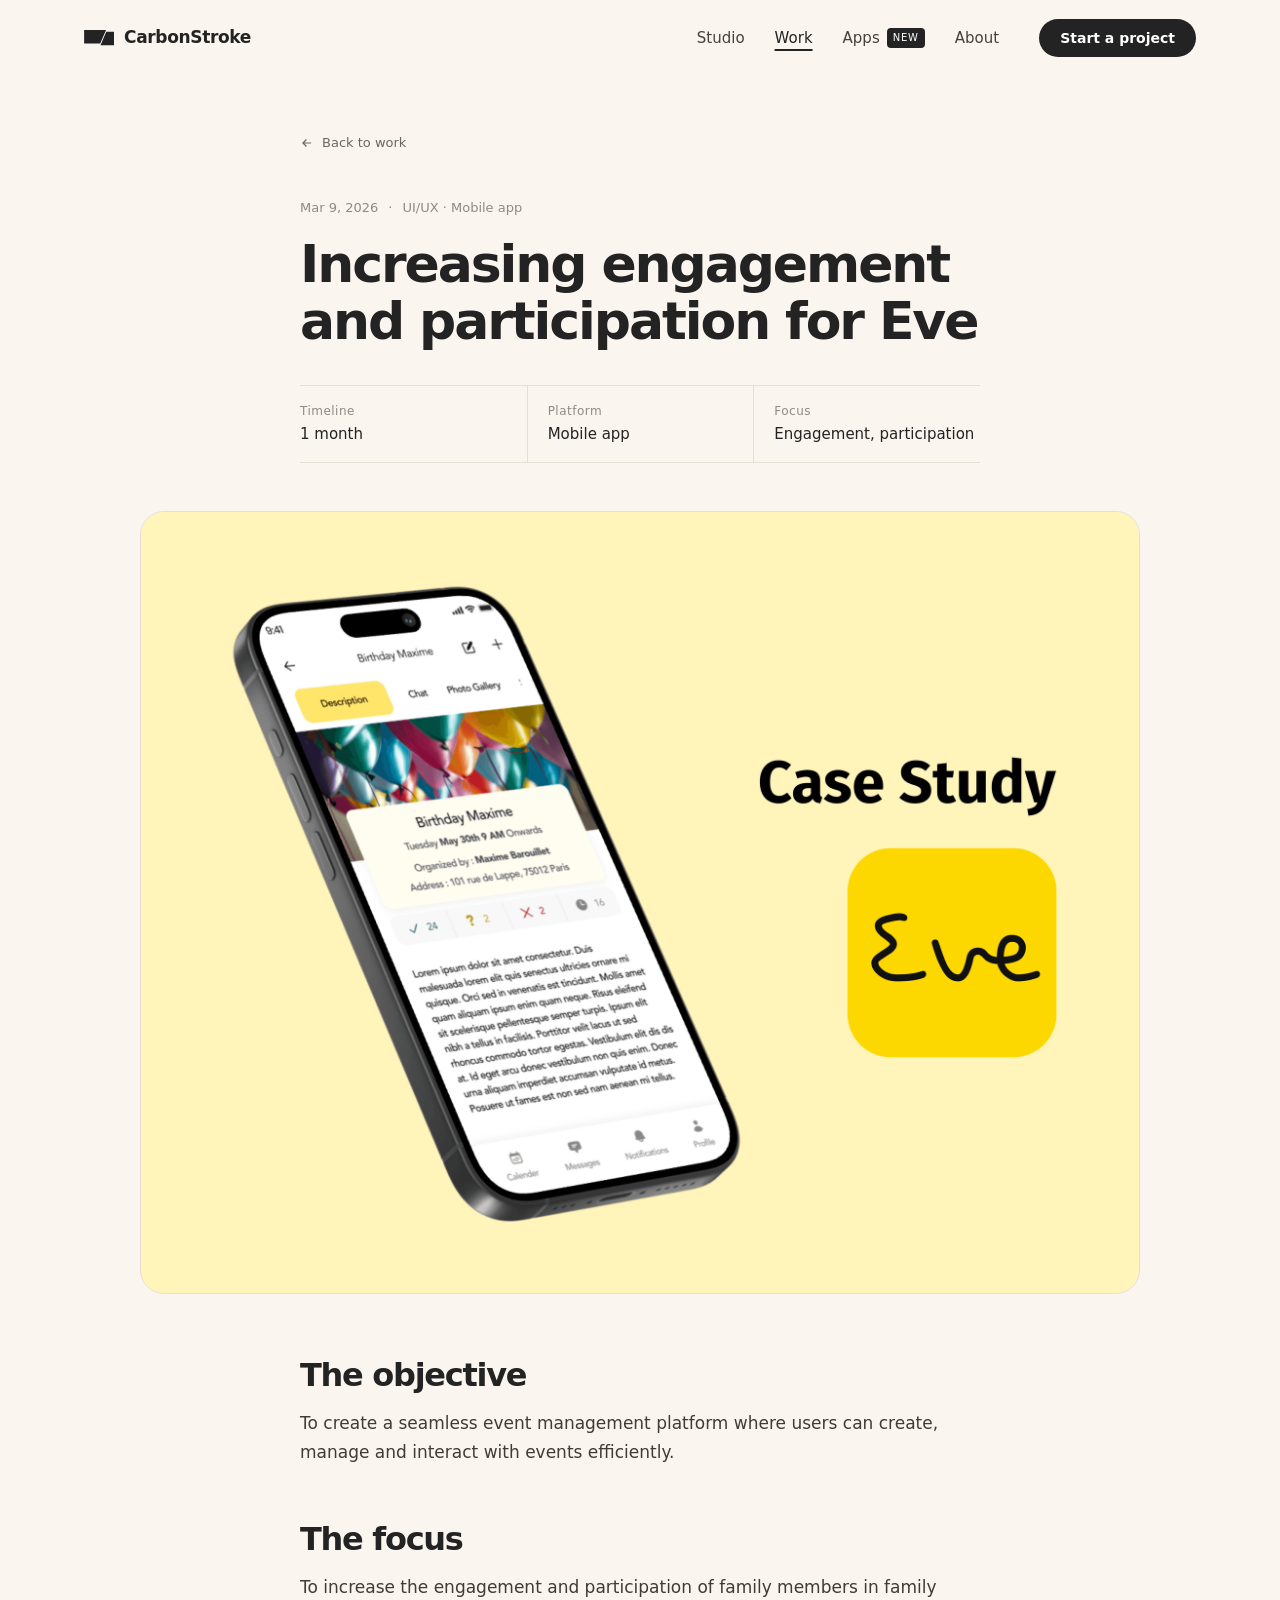
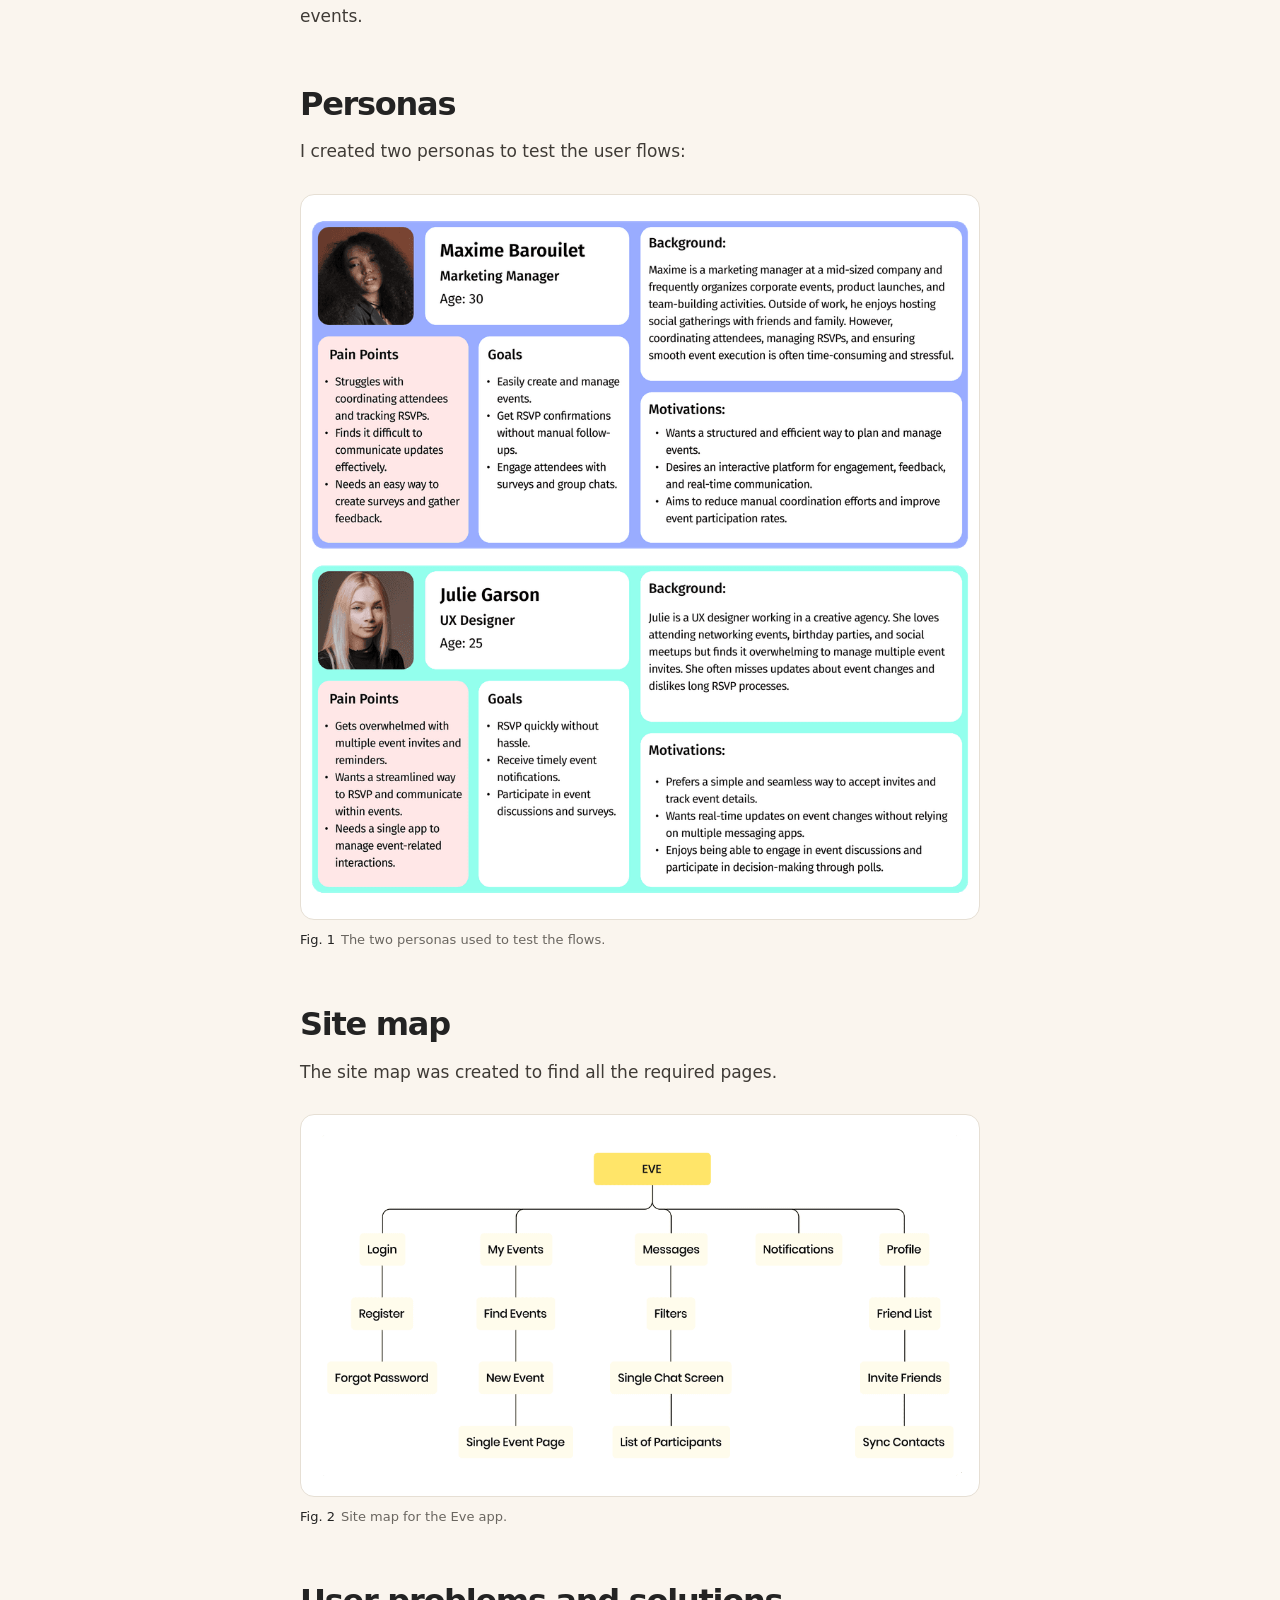
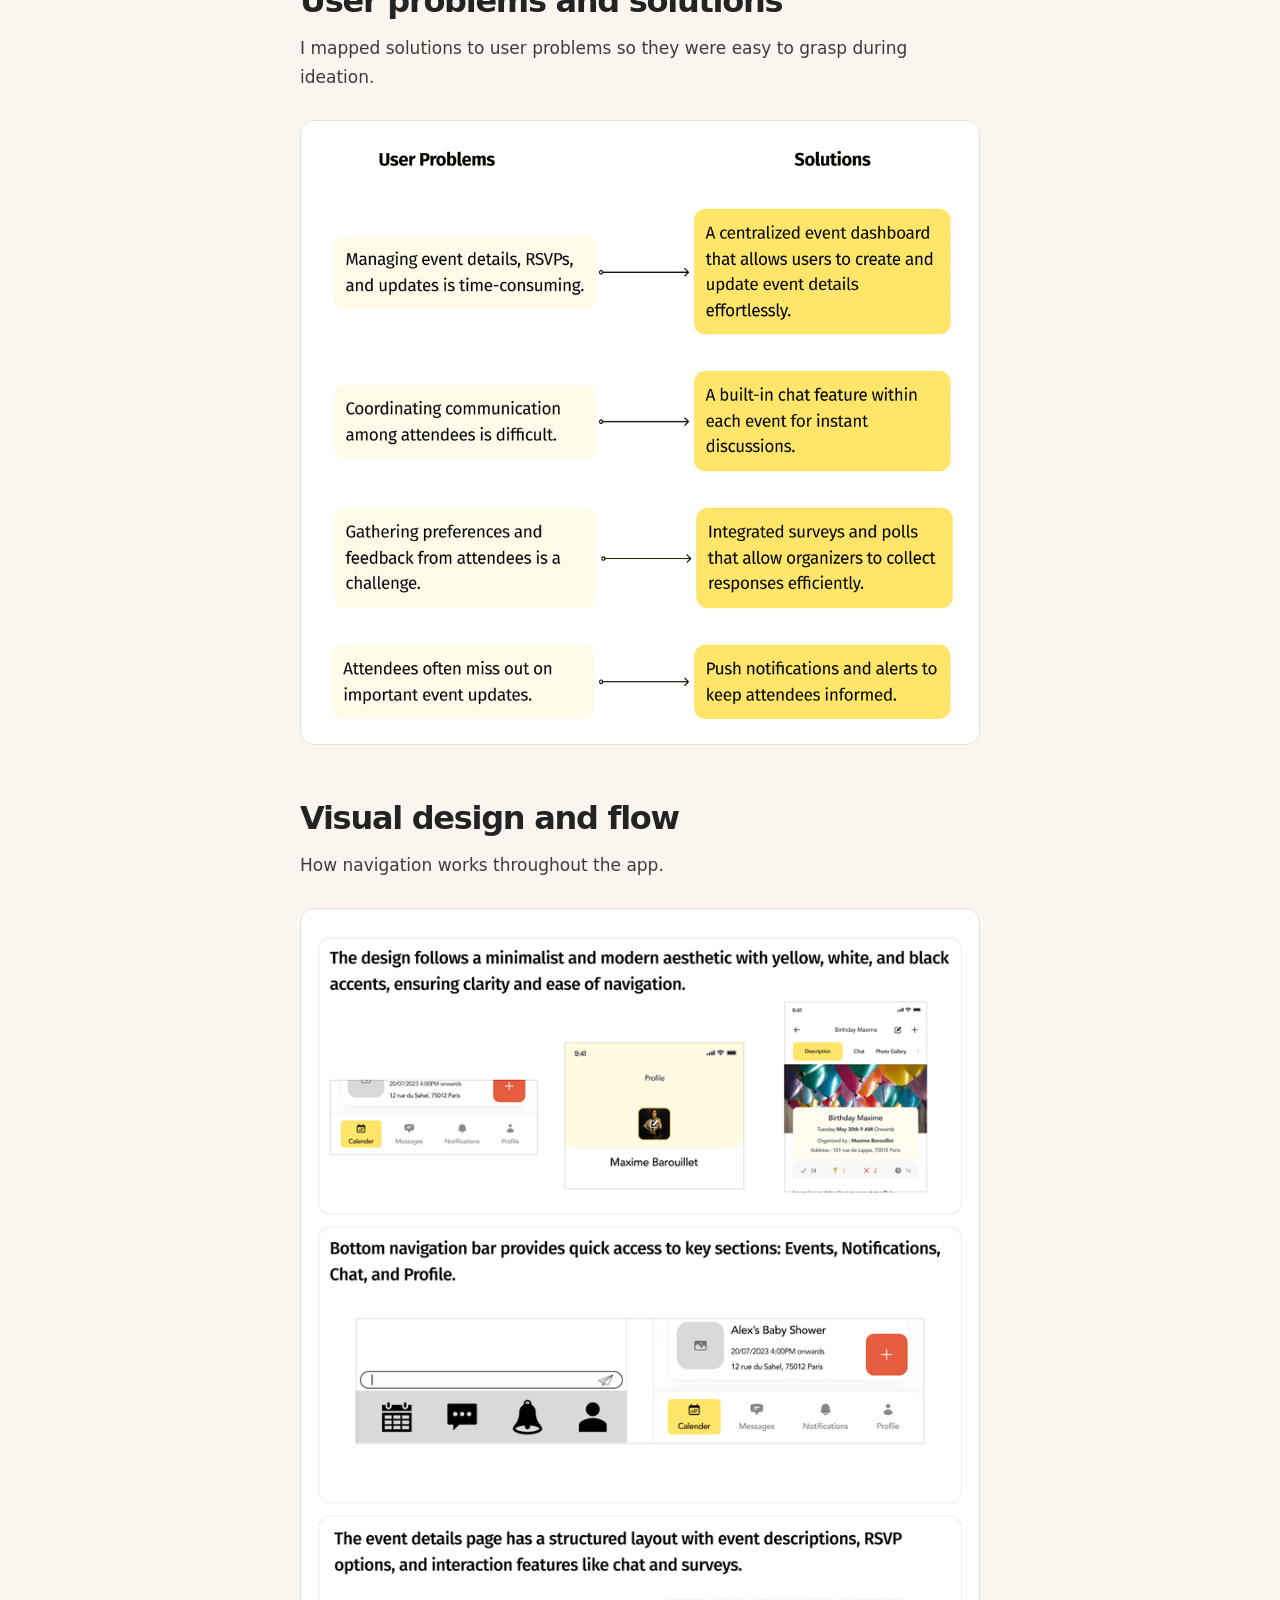
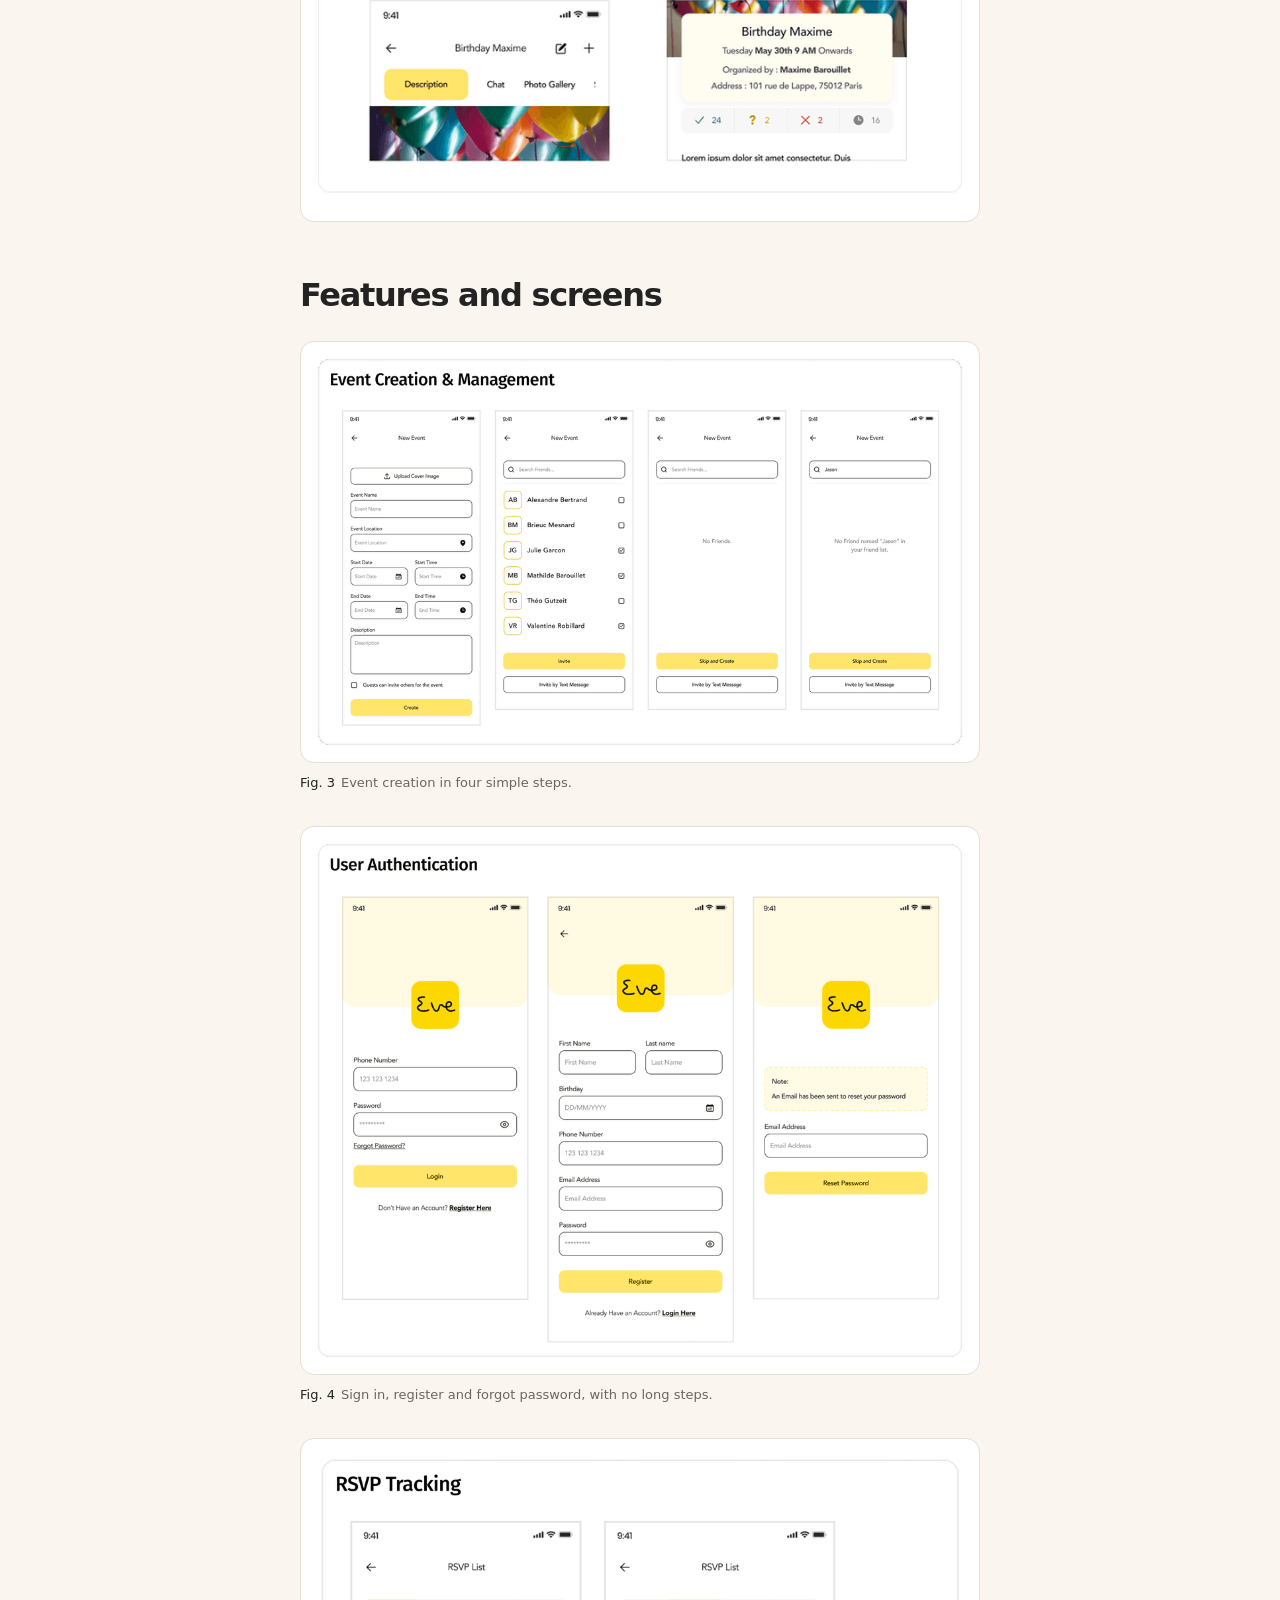
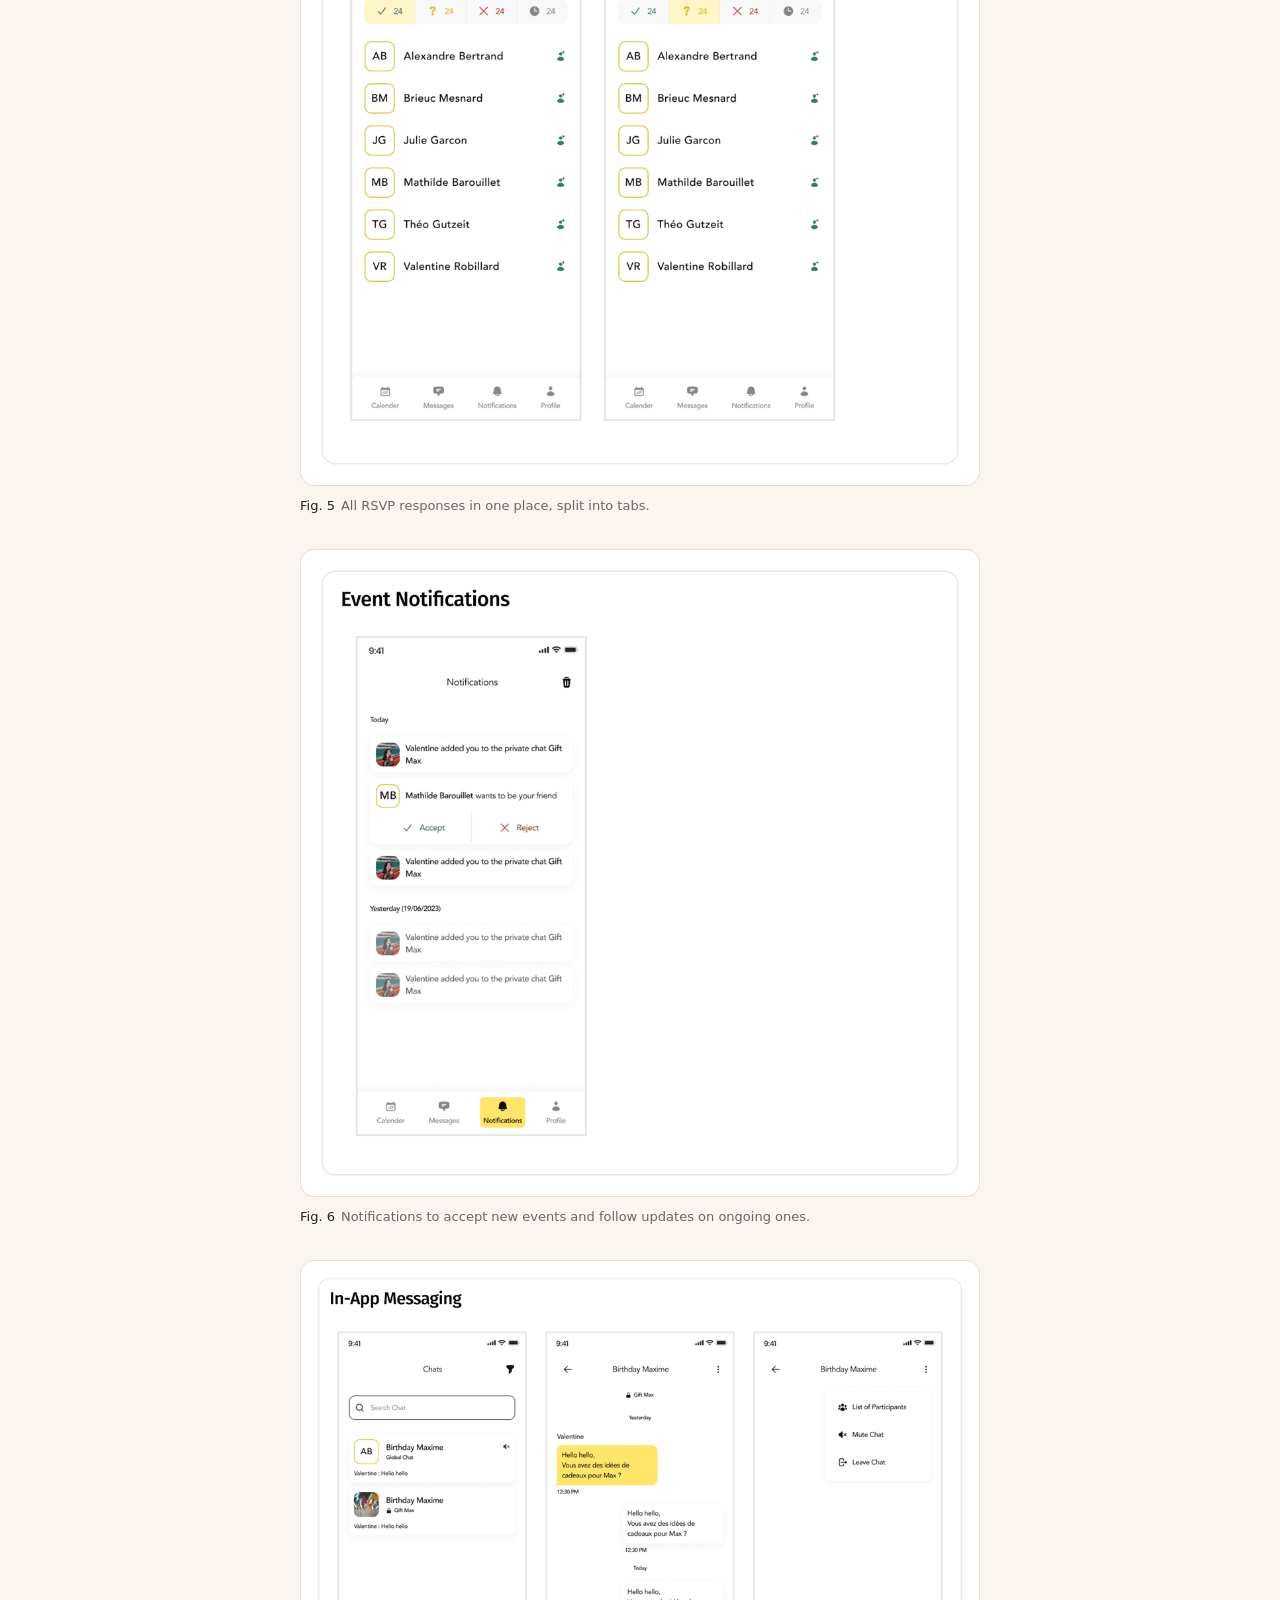
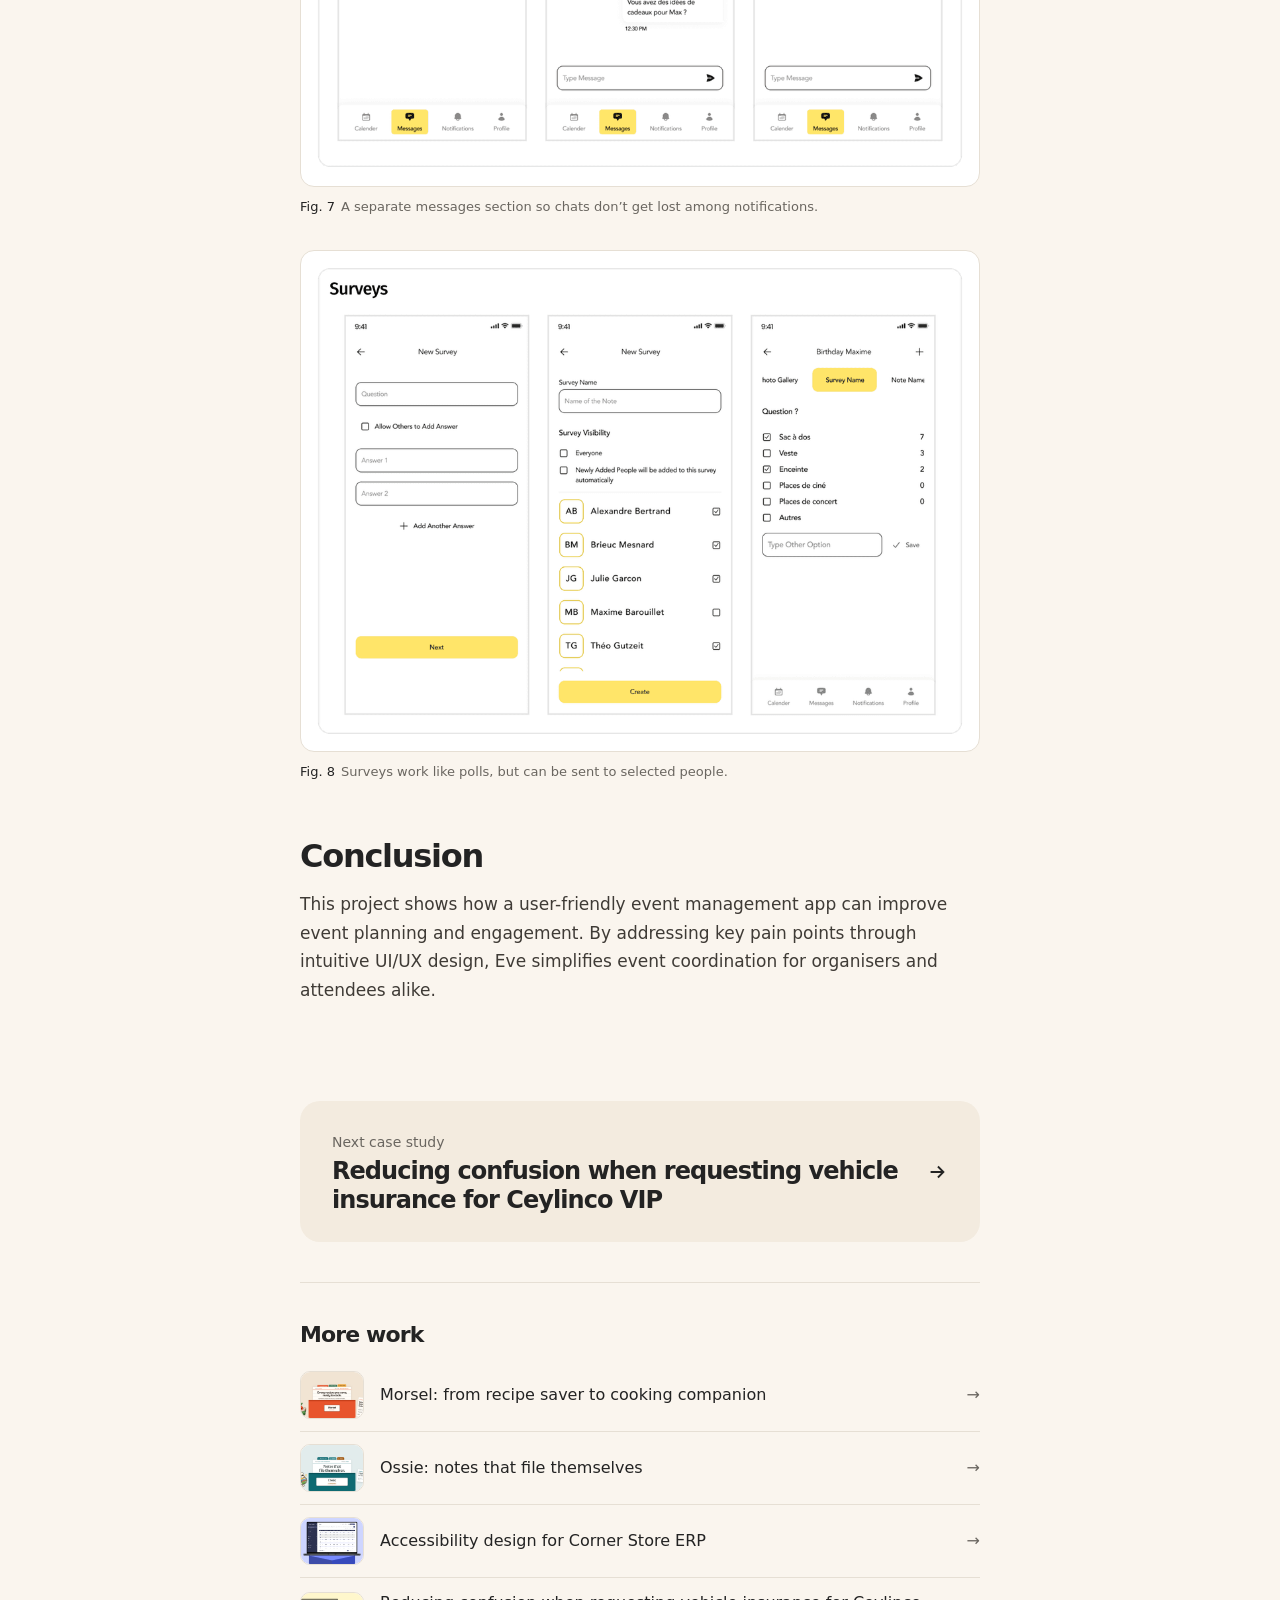
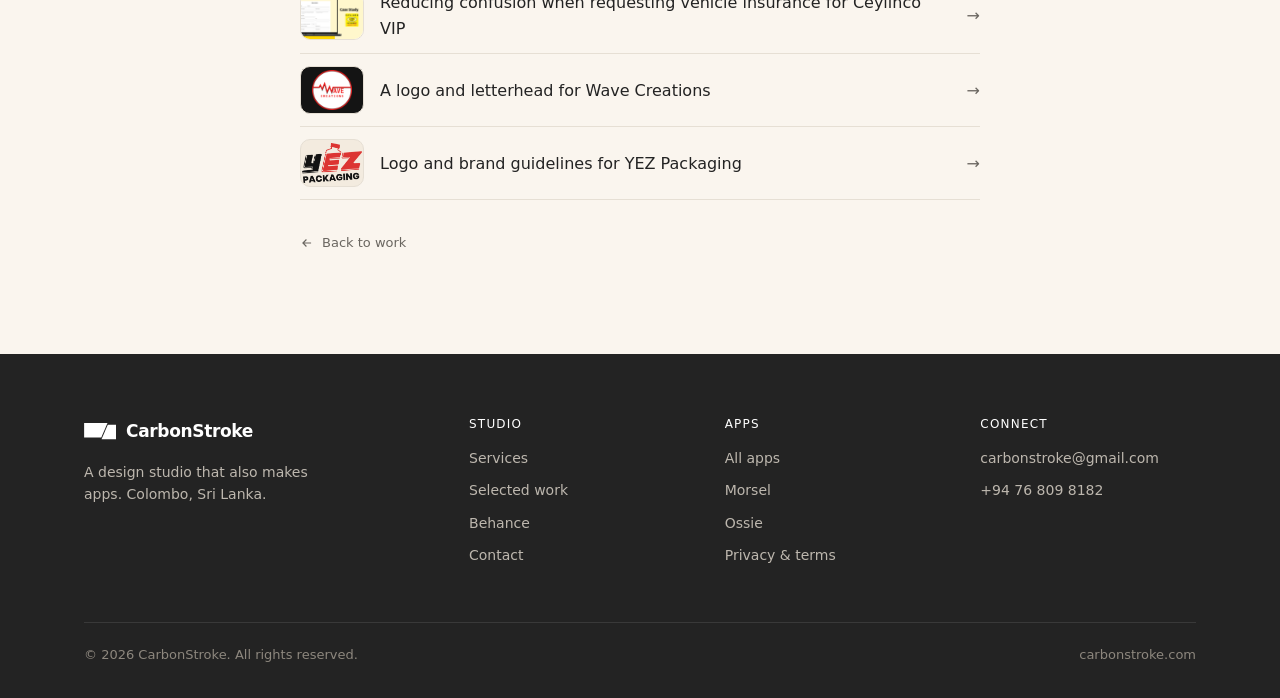
<file: work/eve.html>
<!doctype html>
<html lang="en">
<head>
  <meta charset="utf-8" />
  <meta name="viewport" content="width=device-width, initial-scale=1" />

  <!-- Security. GitHub Pages cannot send custom HTTP headers, so the policy
       ships as a meta tag. The sha256 hash below covers the one inline script
       at the bottom of this head — if that script's bytes change, the hash must
       be regenerated or the script will silently stop running.
       frame-ancestors, Permissions-Policy and HSTS are header-only and are set
       at the Cloudflare edge instead; see docs/security/hardening.md. -->
  <meta http-equiv="Content-Security-Policy" content="
    default-src 'none';
    script-src 'self' 'sha256-/x7W7R75k8Roq0WaVRQX9blP4OufE5xbAdzklGxsgpw=';
    style-src 'self' https://fonts.googleapis.com;
    font-src https://fonts.gstatic.com;
    img-src 'self' data:;
    form-action 'none';
    base-uri 'none';
    upgrade-insecure-requests;
  " />
  <meta name="referrer" content="strict-origin-when-cross-origin" />

  <title>Increasing engagement and participation for Eve | CarbonStroke</title>
  <meta name="description" content="To create a seamless event management platform where users can create, manage and interact with events efficiently." />

  <meta property="og:title" content="Increasing engagement and participation for Eve | CarbonStroke" />
  <meta property="og:description" content="To create a seamless event management platform where users can create, manage and interact with events efficiently." />
  <meta property="og:type" content="website" />
  <meta property="og:url" content="https://www.carbonstroke.com/work/eve.html" />
  <meta property="og:image" content="https://www.carbonstroke.com/assets/img/hero.jpg" />

  <link rel="icon" type="image/svg+xml" href="../assets/logo/cs-black.svg" />

  <link rel="preconnect" href="https://fonts.googleapis.com" />
  <link rel="preconnect" href="https://fonts.gstatic.com" crossorigin />
  <link href="https://fonts.googleapis.com/css2?family=Geist:wght@500;600;700&family=Figtree:wght@400;500;600;700&display=swap" rel="stylesheet" />

  <link rel="stylesheet" href="../css/styles.css?v=6" />

  <!-- Content ships visible; the scroll-reveal animation is opt-in and only
       applies once we know scripting is available. -->
  <script>document.documentElement.classList.add('js');</script>
</head>
<body>
<a class="skip" href="#main">Skip to content</a>
<header class="hdr" id="top">
  <div class="wrap hdr-in">
    <a class="brand" href="../" aria-label="CarbonStroke home"><svg viewBox="0 0 196 100" fill="#232323" aria-hidden="true"><path d="M145.737 11.3223L107.428 99.926H195.958V11.3223H145.737Z"/><path d="M105.736 88.749L143.972 0.21875H0.587891V88.749H105.736Z"/></svg>CarbonStroke</a>
    <nav class="nav" aria-label="Primary">
      <a href="../#studio">Studio</a>
      <a href="../#work" class="on" aria-current="page">Work</a>
      <a href="../#apps" class="new">Apps <i class="tag-new">NEW</i></a>
      <a href="../#about">About</a>
    </nav>
    <a class="btn btn-dark btn-sm" href="../#contact">Start a project</a>
    <button class="nav-toggle" aria-label="Open menu" aria-expanded="false" aria-controls="mobile-menu"><span></span><span></span><span></span></button>
  </div>
  <div class="mobile-menu" id="mobile-menu" hidden>
    <a href="../#studio">Studio</a>
    <a href="../#work">Work</a>
    <a href="../#apps">Apps</a>
    <a href="../#about">About</a>
    <a class="btn btn-dark btn-sm" href="../#contact">Start a project</a>
  </div>
</header>
<main id="main" class="case">
<div class="col top"><a class="back" href="../#work"><svg width="14" height="14" viewBox="0 0 24 24" fill="none" stroke="currentColor" stroke-width="2" aria-hidden="true"><path d="M19 12H5M11 6l-6 6 6 6"/></svg> Back to work</a>
<div class="byline"><span>Mar 9, 2026</span><span>UI/UX · Mobile app</span></div>
<h1 class="t">Increasing engagement and participation for Eve</h1>
<div class="meta"><div><b>Timeline</b><span>1 month</span></div><div><b>Platform</b><span>Mobile app</span></div><div><b>Focus</b><span>Engagement, participation</span></div></div></div>
<div class="cover"><img src="../assets/img/work/y3qeT4xRrKn5GsXMRyVxWBzTegE.png" alt="Increasing engagement and participation for Eve cover"></div>
<div class="col body"><h2>The objective</h2><p>To create a seamless event management platform where users can create, manage and interact with events efficiently.</p><h2>The focus</h2><p>To increase the engagement and participation of family members in family events.</p><h2>Personas</h2><p>I created two personas to test the user flows:</p><figure><img loading="lazy" src="../assets/img/work/DFJv9OzaP6D5C9lj2F7S2psik.png" alt="Eve personas"><figcaption><b>Fig. 1</b>The two personas used to test the flows.</figcaption></figure><h2>Site map</h2><p>The site map was created to find all the required pages.</p><figure><img loading="lazy" src="../assets/img/work/na8oQYnapnjxka3jt5dhY6MO2s.png" alt="Eve site map"><figcaption><b>Fig. 2</b>Site map for the Eve app.</figcaption></figure><h2>User problems and solutions</h2><p>I mapped solutions to user problems so they were easy to grasp during ideation.</p><figure><img loading="lazy" src="../assets/img/work/Ihqvy9lvXgjZBFtP95UuQIlMfqo.png" alt="User problems mapped to solutions"></figure><h2>Visual design and flow</h2><p>How navigation works throughout the app.</p><figure><img loading="lazy" src="../assets/img/work/avBtNazbcPZIcj3rv4qE9ya6uSc.png" alt="Eve navigation flow"></figure><h2>Features and screens</h2><figure><img loading="lazy" src="../assets/img/work/ucnTiKbDUK7bYjCZcYtZ2k4XLE.png" alt="Event creation flow"><figcaption><b>Fig. 3</b>Event creation in four simple steps.</figcaption></figure><figure><img loading="lazy" src="../assets/img/work/sBVGDodfjwSjAablMCmWDuiy2rY.png" alt="Authentication screens"><figcaption><b>Fig. 4</b>Sign in, register and forgot password, with no long steps.</figcaption></figure><figure><img loading="lazy" src="../assets/img/work/4F6tAtF6x9QWkQfl5W9jGncwCNk.png" alt="RSVP screens"><figcaption><b>Fig. 5</b>All RSVP responses in one place, split into tabs.</figcaption></figure><figure><img loading="lazy" src="../assets/img/work/KoWjmOGvDl9pNaRicF9awnp9CGI.png" alt="Notification screens"><figcaption><b>Fig. 6</b>Notifications to accept new events and follow updates on ongoing ones.</figcaption></figure><figure><img loading="lazy" src="../assets/img/work/yiD6VonGpgANwkq5765IOcmeWbg.png" alt="Messages screens"><figcaption><b>Fig. 7</b>A separate messages section so chats don’t get lost among notifications.</figcaption></figure><figure><img loading="lazy" src="../assets/img/work/GAjOO4iqQPy72jo9jlMPD6XI0U.png" alt="Survey screens"><figcaption><b>Fig. 8</b>Surveys work like polls, but can be sent to selected people.</figcaption></figure><h2>Conclusion</h2><p>This project shows how a user-friendly event management app can improve event planning and engagement. By addressing key pain points through intuitive UI/UX design, Eve simplifies event coordination for organisers and attendees alike.</p></div>
<div class="col"><a class="next" href="../work/ceylinco-vip.html"><div><small>Next case study</small><b>Reducing confusion when requesting vehicle insurance for Ceylinco VIP</b></div><svg width="22" height="22" viewBox="0 0 24 24" fill="none" stroke="currentColor" stroke-width="2" aria-hidden="true"><path d="M5 12h14M13 6l6 6-6 6"/></svg></a>
<div class="more"><h2>More work</h2><a class="row" href="../apps/morsel.html"><div class="th"><img class="fill" src="../assets/img/work/gvOtfZWM7DghjIRNvcex3t6S1V4-512.png" alt="" loading="lazy"></div><span>Morsel: from recipe saver to cooking companion</span><i aria-hidden="true">→</i></a><a class="row" href="../apps/ossie.html"><div class="th"><img class="fill" src="../assets/img/work/6iu6V5JmHdPmd7Ue4nTNZz6RQM-512.png" alt="" loading="lazy"></div><span>Ossie: notes that file themselves</span><i aria-hidden="true">→</i></a><a class="row" href="../work/corner-store.html"><div class="th"><img class="fill" src="../assets/img/work/s8hvIwSfAadYxRvkldTber7YJU-512.png" alt="" loading="lazy"></div><span>Accessibility design for Corner Store ERP</span><i aria-hidden="true">→</i></a><a class="row" href="../work/ceylinco-vip.html"><div class="th"><img class="fill" src="../assets/img/work/N4UbVB8gWx2J4PPdl6qsgtL7hmw-512.png" alt="" loading="lazy"></div><span>Reducing confusion when requesting vehicle insurance for Ceylinco VIP</span><i aria-hidden="true">→</i></a><a class="row" href="../work/wave-creations.html"><div class="th dark"><img class="mark" src="../assets/img/work/wave-creations-logo.png" alt="" loading="lazy"></div><span>A logo and letterhead for Wave Creations</span><i aria-hidden="true">→</i></a><a class="row" href="../work/yez-packaging.html"><div class="th light"><img class="mark" src="../assets/img/work/yez-packaging-logo.png" alt="" loading="lazy"></div><span>Logo and brand guidelines for YEZ Packaging</span><i aria-hidden="true">→</i></a></div>
<div class="back-bottom"><a class="back" href="../#work"><svg width="14" height="14" viewBox="0 0 24 24" fill="none" stroke="currentColor" stroke-width="2" aria-hidden="true"><path d="M19 12H5M11 6l-6 6 6 6"/></svg> Back to work</a></div></div>
</main>
<footer class="ft" id="about">
  <div class="wrap">
    <div class="ft-in">
      <div>
        <a class="brand" href="../" aria-label="CarbonStroke home"><svg viewBox="0 0 196 100" fill="#fff" aria-hidden="true"><path d="M145.737 11.3223L107.428 99.926H195.958V11.3223H145.737Z"/><path d="M105.736 88.749L143.972 0.21875H0.587891V88.749H105.736Z"/></svg>CarbonStroke</a>
        <p class="ft-about">A design studio that also makes apps. Colombo, Sri Lanka.</p>
      </div>
      <div>
        <h4>Studio</h4>
        <ul>
          <li><a href="../#studio">Services</a></li>
          <li><a href="../#work">Selected work</a></li>
          <li><a href="https://www.behance.net/kumudithaperera" rel="noopener">Behance</a></li>
          <li><a href="../#contact">Contact</a></li>
        </ul>
      </div>
      <div>
        <h4>Apps</h4>
        <ul>
          <li><a href="../#apps">All apps</a></li>
          <li><a href="../apps/morsel.html">Morsel</a></li>
          <li><a href="../apps/ossie/">Ossie</a></li>
          <li><a href="https://morselrecipe.github.io/privacy.html" rel="noopener">Privacy &amp; terms</a></li>
        </ul>
      </div>
      <div>
        <h4>Connect</h4>
        <ul>
          <li><a href="mailto:carbonstroke@gmail.com">carbonstroke@gmail.com</a></li>
          <li><a href="tel:+94768098182">+94 76 809 8182</a></li>
        </ul>
      </div>
    </div>
    <div class="ft-b"><span>&copy; <span id="year">2026</span> CarbonStroke. All rights reserved.</span><span>carbonstroke.com</span></div>
  </div>
</footer>

<script src="../js/main.js?v=4"></script>
</body>
</html>
</file>
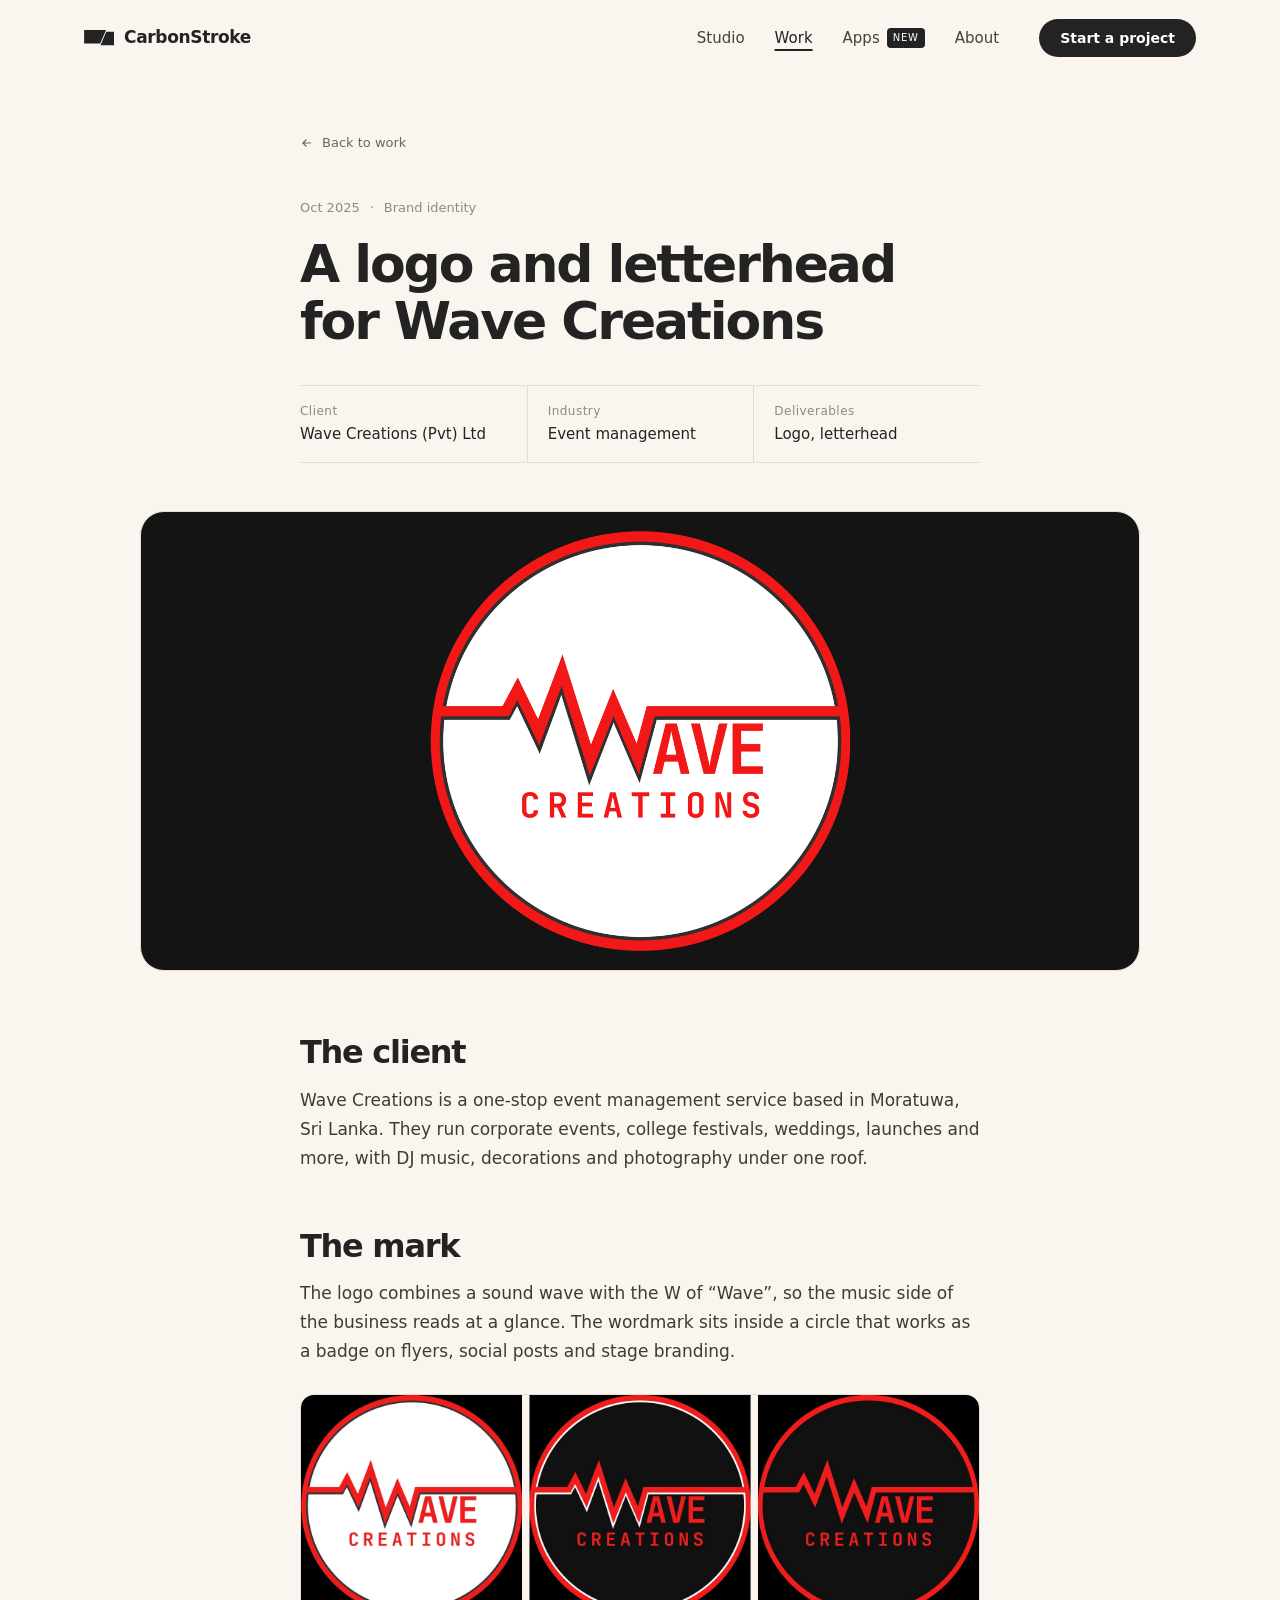
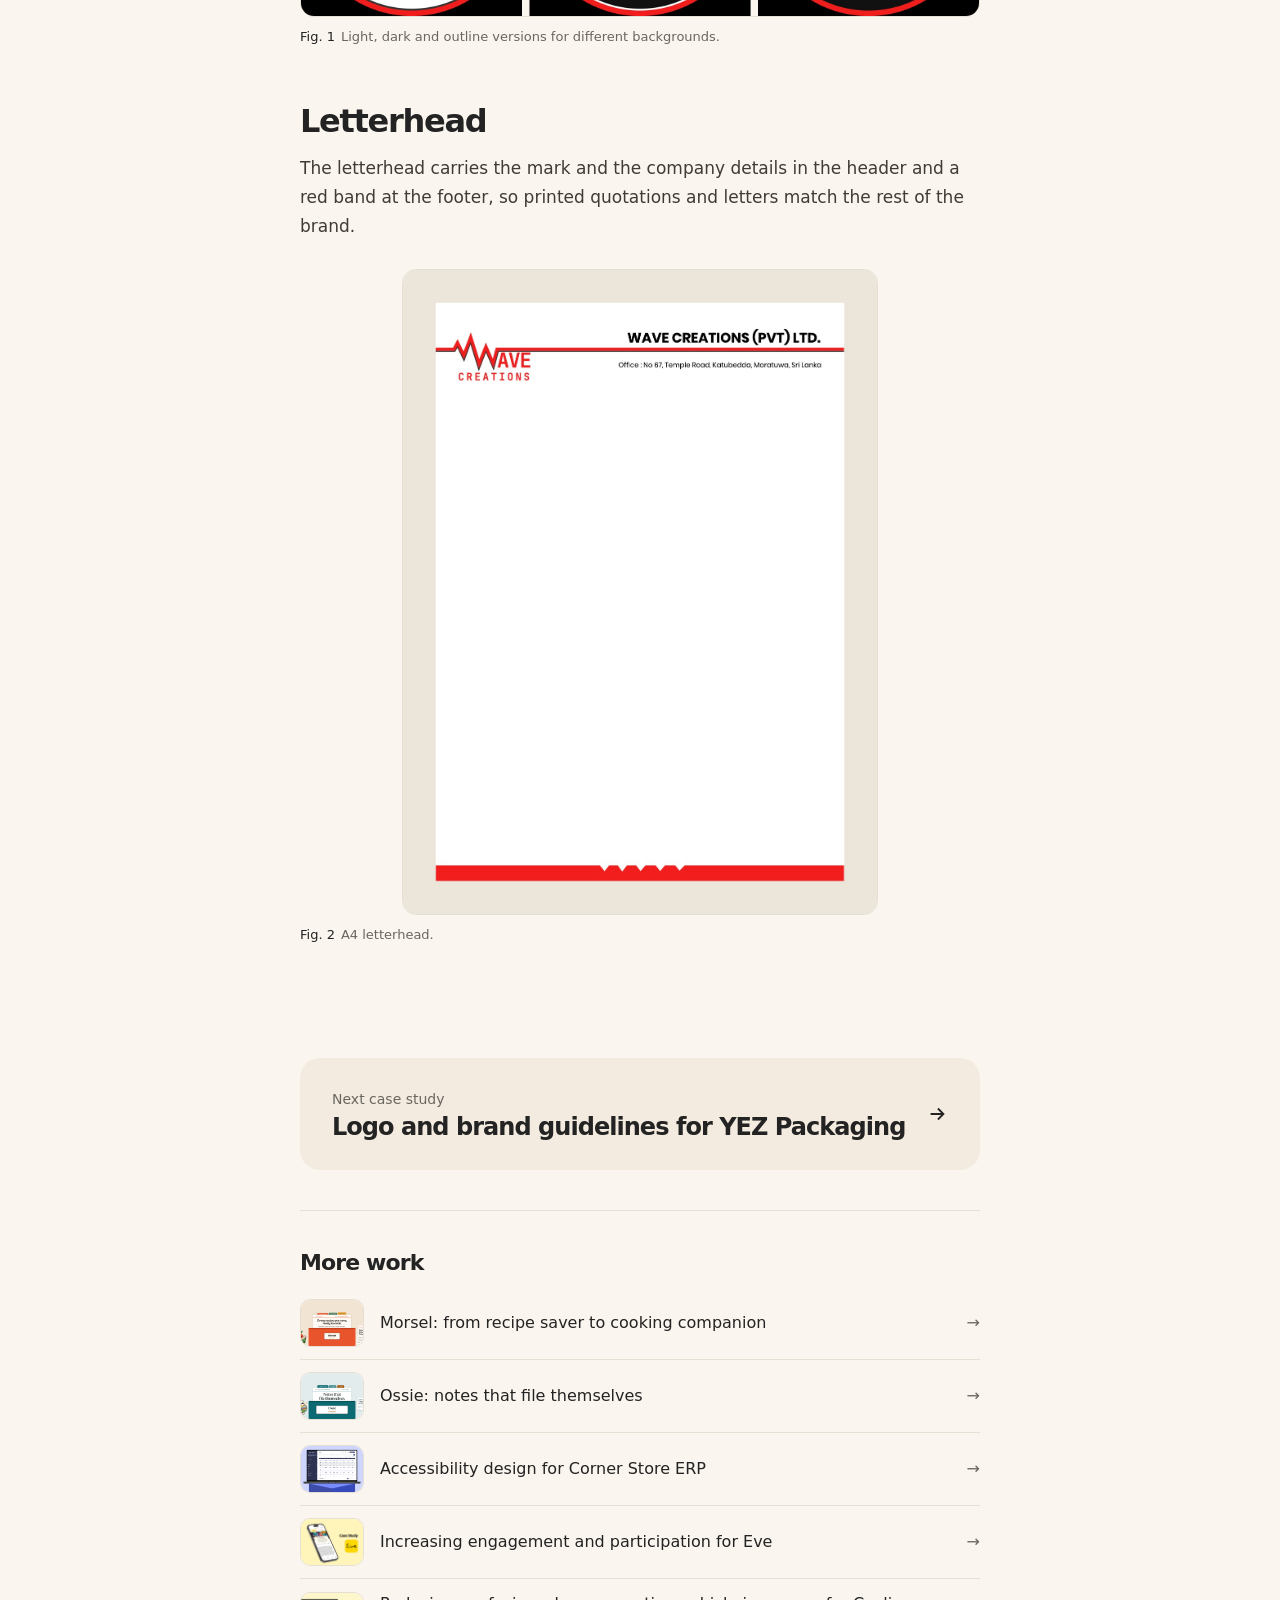
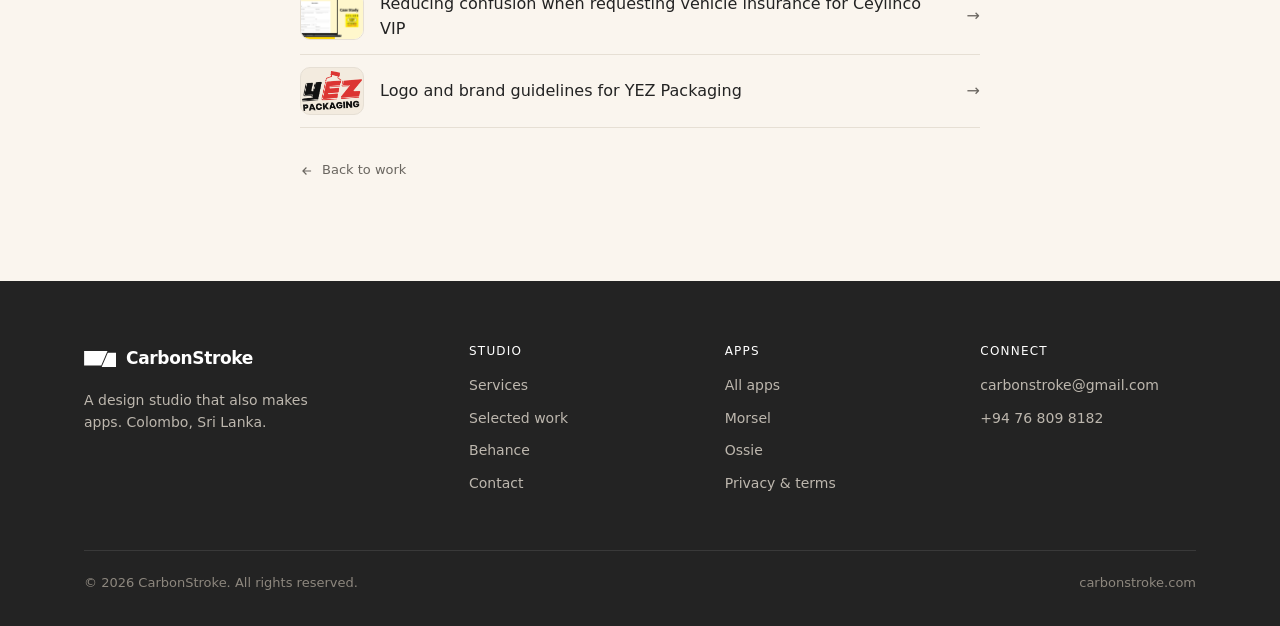
<file: work/wave-creations.html>
<!doctype html>
<html lang="en">
<head>
  <meta charset="utf-8" />
  <meta name="viewport" content="width=device-width, initial-scale=1" />

  <!-- Security. GitHub Pages cannot send custom HTTP headers, so the policy
       ships as a meta tag. The sha256 hash below covers the one inline script
       at the bottom of this head — if that script's bytes change, the hash must
       be regenerated or the script will silently stop running.
       frame-ancestors, Permissions-Policy and HSTS are header-only and are set
       at the Cloudflare edge instead; see docs/security/hardening.md. -->
  <meta http-equiv="Content-Security-Policy" content="
    default-src 'none';
    script-src 'self' 'sha256-/x7W7R75k8Roq0WaVRQX9blP4OufE5xbAdzklGxsgpw=';
    style-src 'self' https://fonts.googleapis.com;
    font-src https://fonts.gstatic.com;
    img-src 'self' data:;
    form-action 'none';
    base-uri 'none';
    upgrade-insecure-requests;
  " />
  <meta name="referrer" content="strict-origin-when-cross-origin" />

  <title>A logo and letterhead for Wave Creations | CarbonStroke</title>
  <meta name="description" content="Wave Creations is a one-stop event management service based in Moratuwa, Sri Lanka. They run corporate events, college festivals, weddings, launches…" />

  <meta property="og:title" content="A logo and letterhead for Wave Creations | CarbonStroke" />
  <meta property="og:description" content="Wave Creations is a one-stop event management service based in Moratuwa, Sri Lanka. They run corporate events, college festivals, weddings, launches…" />
  <meta property="og:type" content="website" />
  <meta property="og:url" content="https://www.carbonstroke.com/work/wave-creations.html" />
  <meta property="og:image" content="https://www.carbonstroke.com/assets/img/hero.jpg" />

  <link rel="icon" type="image/svg+xml" href="../assets/logo/cs-black.svg" />

  <link rel="preconnect" href="https://fonts.googleapis.com" />
  <link rel="preconnect" href="https://fonts.gstatic.com" crossorigin />
  <link href="https://fonts.googleapis.com/css2?family=Geist:wght@500;600;700&family=Figtree:wght@400;500;600;700&display=swap" rel="stylesheet" />

  <link rel="stylesheet" href="../css/styles.css?v=6" />

  <!-- Content ships visible; the scroll-reveal animation is opt-in and only
       applies once we know scripting is available. -->
  <script>document.documentElement.classList.add('js');</script>
</head>
<body>
<a class="skip" href="#main">Skip to content</a>
<header class="hdr" id="top">
  <div class="wrap hdr-in">
    <a class="brand" href="../" aria-label="CarbonStroke home"><svg viewBox="0 0 196 100" fill="#232323" aria-hidden="true"><path d="M145.737 11.3223L107.428 99.926H195.958V11.3223H145.737Z"/><path d="M105.736 88.749L143.972 0.21875H0.587891V88.749H105.736Z"/></svg>CarbonStroke</a>
    <nav class="nav" aria-label="Primary">
      <a href="../#studio">Studio</a>
      <a href="../#work" class="on" aria-current="page">Work</a>
      <a href="../#apps" class="new">Apps <i class="tag-new">NEW</i></a>
      <a href="../#about">About</a>
    </nav>
    <a class="btn btn-dark btn-sm" href="../#contact">Start a project</a>
    <button class="nav-toggle" aria-label="Open menu" aria-expanded="false" aria-controls="mobile-menu"><span></span><span></span><span></span></button>
  </div>
  <div class="mobile-menu" id="mobile-menu" hidden>
    <a href="../#studio">Studio</a>
    <a href="../#work">Work</a>
    <a href="../#apps">Apps</a>
    <a href="../#about">About</a>
    <a class="btn btn-dark btn-sm" href="../#contact">Start a project</a>
  </div>
</header>
<main id="main" class="case">
<div class="col top"><a class="back" href="../#work"><svg width="14" height="14" viewBox="0 0 24 24" fill="none" stroke="currentColor" stroke-width="2" aria-hidden="true"><path d="M19 12H5M11 6l-6 6 6 6"/></svg> Back to work</a>
<div class="byline"><span>Oct 2025</span><span>Brand identity</span></div>
<h1 class="t">A logo and letterhead for Wave Creations</h1>
<div class="meta"><div><b>Client</b><span>Wave Creations (Pvt) Ltd</span></div><div><b>Industry</b><span>Event management</span></div><div><b>Deliverables</b><span>Logo, letterhead</span></div></div></div>
<div class="cover logo dark"><img src="../assets/img/work/wave-creations-logo.png" alt="A logo and letterhead for Wave Creations" class="logo-tall"></div>
<div class="col body"><h2>The client</h2><p>Wave Creations is a one-stop event management service based in Moratuwa, Sri Lanka. They run corporate events, college festivals, weddings, launches and more, with DJ music, decorations and photography under one roof.</p><h2>The mark</h2><p>The logo combines a sound wave with the W of “Wave”, so the music side of the business reads at a glance. The wordmark sits inside a circle that works as a badge on flyers, social posts and stage branding.</p><figure><img loading="lazy" src="../assets/img/work/IHQ6PVLTXp.jpg" alt="Three versions of the Wave Creations logo"><figcaption><b>Fig. 1</b>Light, dark and outline versions for different backgrounds.</figcaption></figure><h2>Letterhead</h2><p>The letterhead carries the mark and the company details in the header and a red band at the footer, so printed quotations and letters match the rest of the brand.</p><figure class="narrow"><img loading="lazy" src="../assets/img/work/17uDKUqTj5.jpg" alt="Wave Creations letterhead"><figcaption><b>Fig. 2</b>A4 letterhead.</figcaption></figure></div>
<div class="col"><a class="next" href="../work/yez-packaging.html"><div><small>Next case study</small><b>Logo and brand guidelines for YEZ Packaging</b></div><svg width="22" height="22" viewBox="0 0 24 24" fill="none" stroke="currentColor" stroke-width="2" aria-hidden="true"><path d="M5 12h14M13 6l6 6-6 6"/></svg></a>
<div class="more"><h2>More work</h2><a class="row" href="../apps/morsel.html"><div class="th"><img class="fill" src="../assets/img/work/gvOtfZWM7DghjIRNvcex3t6S1V4-512.png" alt="" loading="lazy"></div><span>Morsel: from recipe saver to cooking companion</span><i aria-hidden="true">→</i></a><a class="row" href="../apps/ossie.html"><div class="th"><img class="fill" src="../assets/img/work/6iu6V5JmHdPmd7Ue4nTNZz6RQM-512.png" alt="" loading="lazy"></div><span>Ossie: notes that file themselves</span><i aria-hidden="true">→</i></a><a class="row" href="../work/corner-store.html"><div class="th"><img class="fill" src="../assets/img/work/s8hvIwSfAadYxRvkldTber7YJU-512.png" alt="" loading="lazy"></div><span>Accessibility design for Corner Store ERP</span><i aria-hidden="true">→</i></a><a class="row" href="../work/eve.html"><div class="th"><img class="fill" src="../assets/img/work/y3qeT4xRrKn5GsXMRyVxWBzTegE-512.png" alt="" loading="lazy"></div><span>Increasing engagement and participation for Eve</span><i aria-hidden="true">→</i></a><a class="row" href="../work/ceylinco-vip.html"><div class="th"><img class="fill" src="../assets/img/work/N4UbVB8gWx2J4PPdl6qsgtL7hmw-512.png" alt="" loading="lazy"></div><span>Reducing confusion when requesting vehicle insurance for Ceylinco VIP</span><i aria-hidden="true">→</i></a><a class="row" href="../work/yez-packaging.html"><div class="th light"><img class="mark" src="../assets/img/work/yez-packaging-logo.png" alt="" loading="lazy"></div><span>Logo and brand guidelines for YEZ Packaging</span><i aria-hidden="true">→</i></a></div>
<div class="back-bottom"><a class="back" href="../#work"><svg width="14" height="14" viewBox="0 0 24 24" fill="none" stroke="currentColor" stroke-width="2" aria-hidden="true"><path d="M19 12H5M11 6l-6 6 6 6"/></svg> Back to work</a></div></div>
</main>
<footer class="ft" id="about">
  <div class="wrap">
    <div class="ft-in">
      <div>
        <a class="brand" href="../" aria-label="CarbonStroke home"><svg viewBox="0 0 196 100" fill="#fff" aria-hidden="true"><path d="M145.737 11.3223L107.428 99.926H195.958V11.3223H145.737Z"/><path d="M105.736 88.749L143.972 0.21875H0.587891V88.749H105.736Z"/></svg>CarbonStroke</a>
        <p class="ft-about">A design studio that also makes apps. Colombo, Sri Lanka.</p>
      </div>
      <div>
        <h4>Studio</h4>
        <ul>
          <li><a href="../#studio">Services</a></li>
          <li><a href="../#work">Selected work</a></li>
          <li><a href="https://www.behance.net/kumudithaperera" rel="noopener">Behance</a></li>
          <li><a href="../#contact">Contact</a></li>
        </ul>
      </div>
      <div>
        <h4>Apps</h4>
        <ul>
          <li><a href="../#apps">All apps</a></li>
          <li><a href="../apps/morsel.html">Morsel</a></li>
          <li><a href="../apps/ossie/">Ossie</a></li>
          <li><a href="https://morselrecipe.github.io/privacy.html" rel="noopener">Privacy &amp; terms</a></li>
        </ul>
      </div>
      <div>
        <h4>Connect</h4>
        <ul>
          <li><a href="mailto:carbonstroke@gmail.com">carbonstroke@gmail.com</a></li>
          <li><a href="tel:+94768098182">+94 76 809 8182</a></li>
        </ul>
      </div>
    </div>
    <div class="ft-b"><span>&copy; <span id="year">2026</span> CarbonStroke. All rights reserved.</span><span>carbonstroke.com</span></div>
  </div>
</footer>

<script src="../js/main.js?v=4"></script>
</body>
</html>
</file>
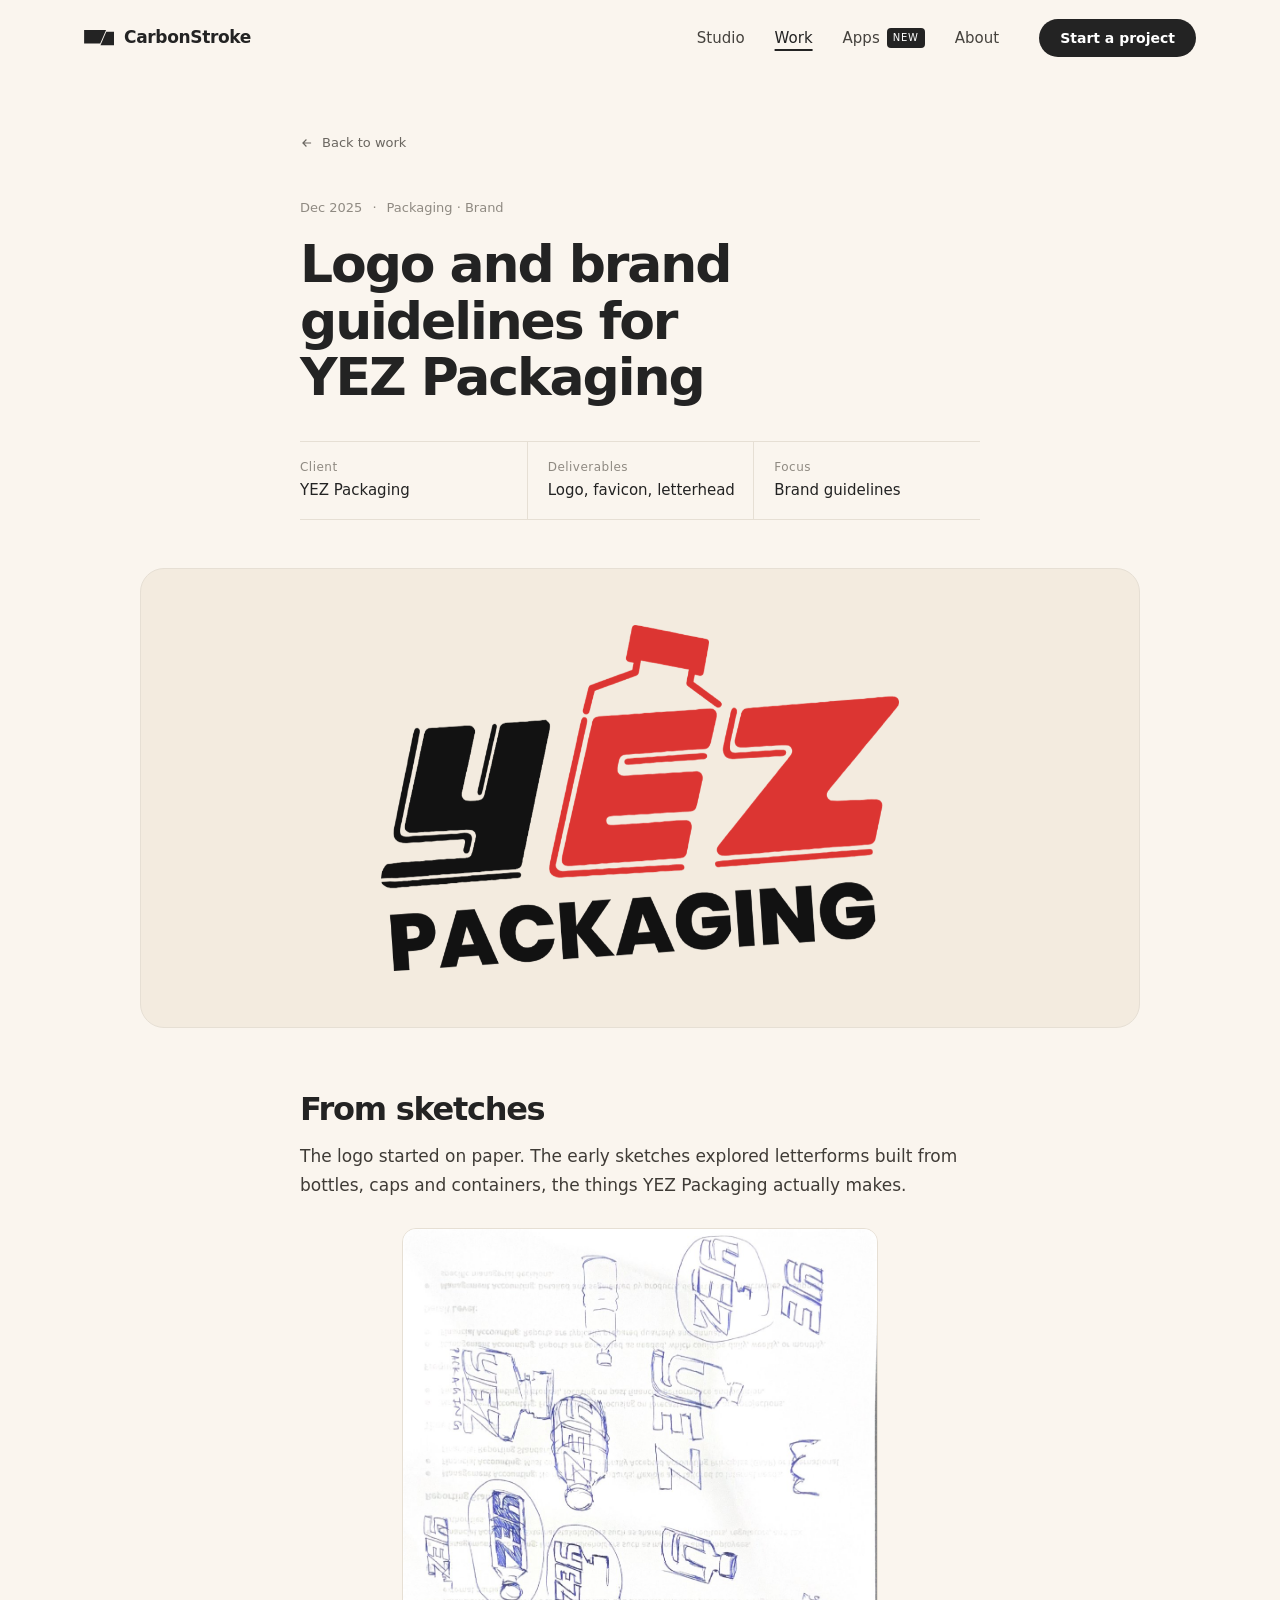
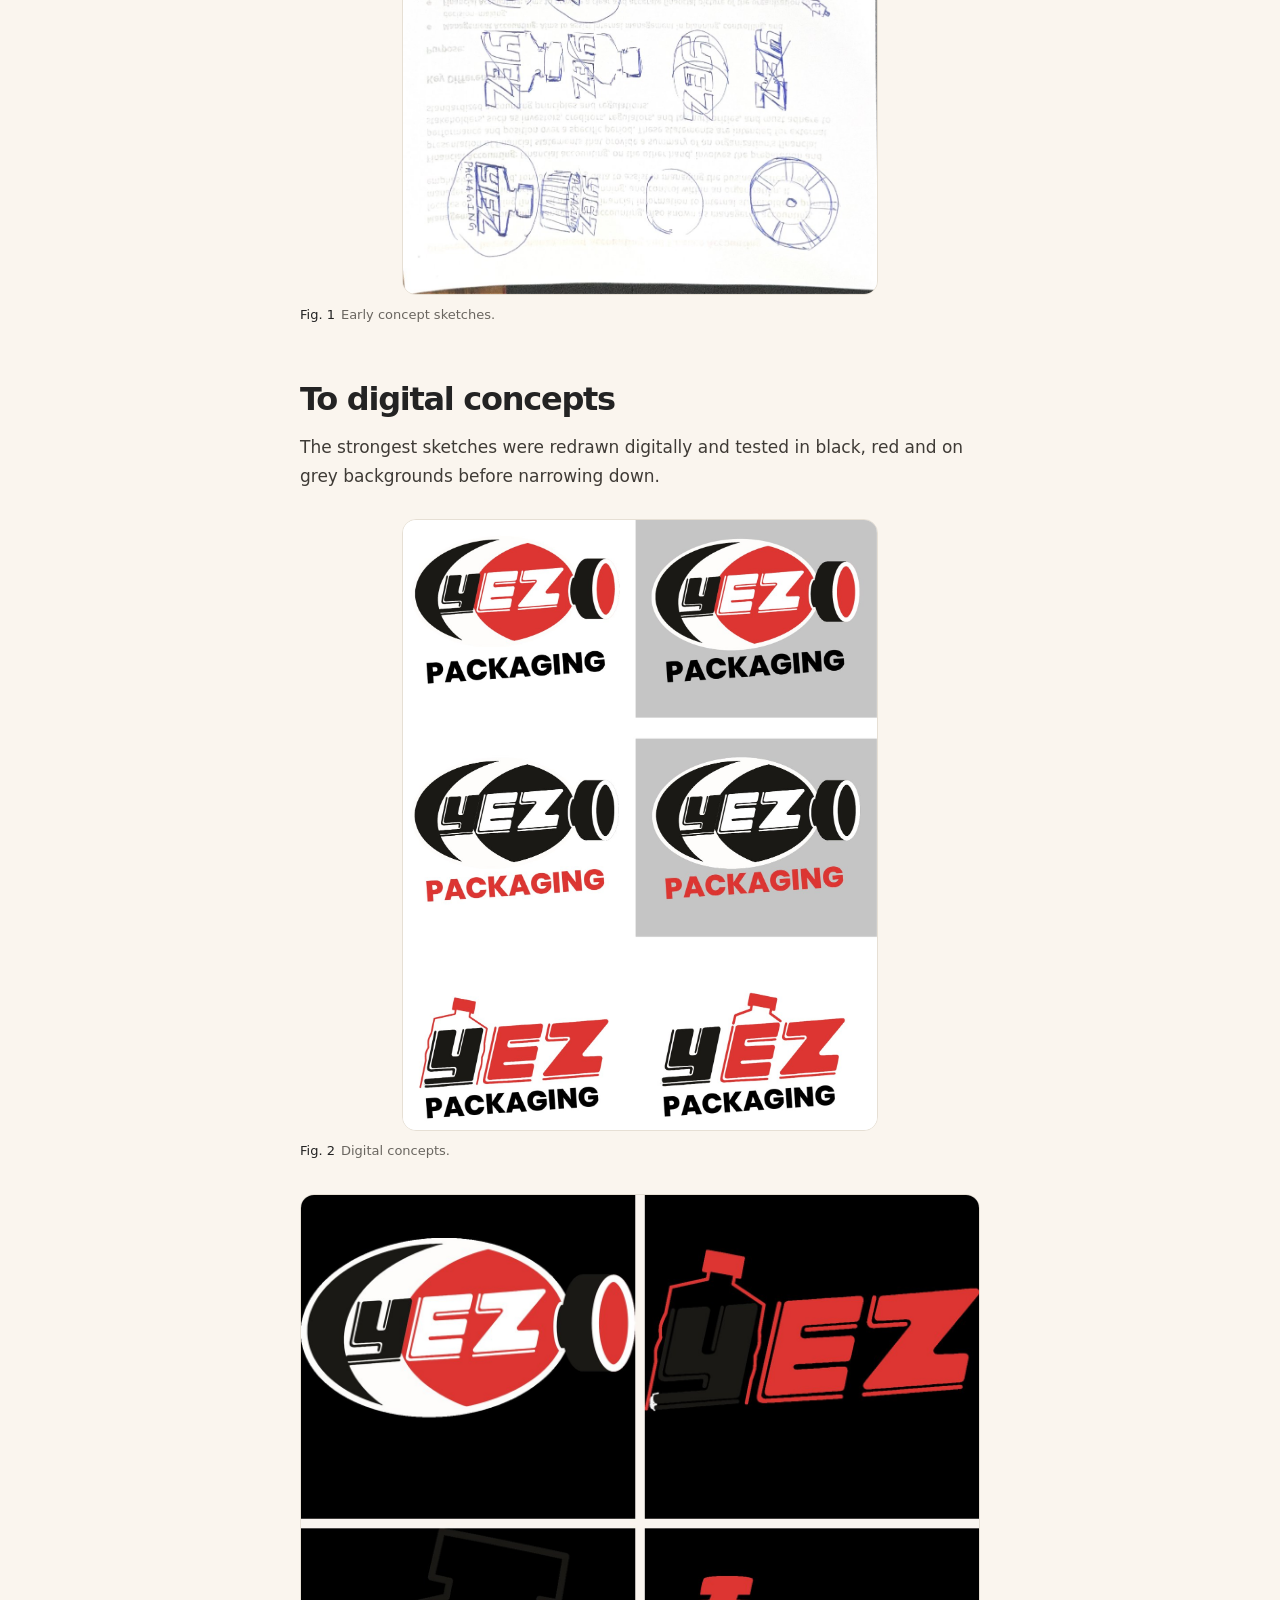
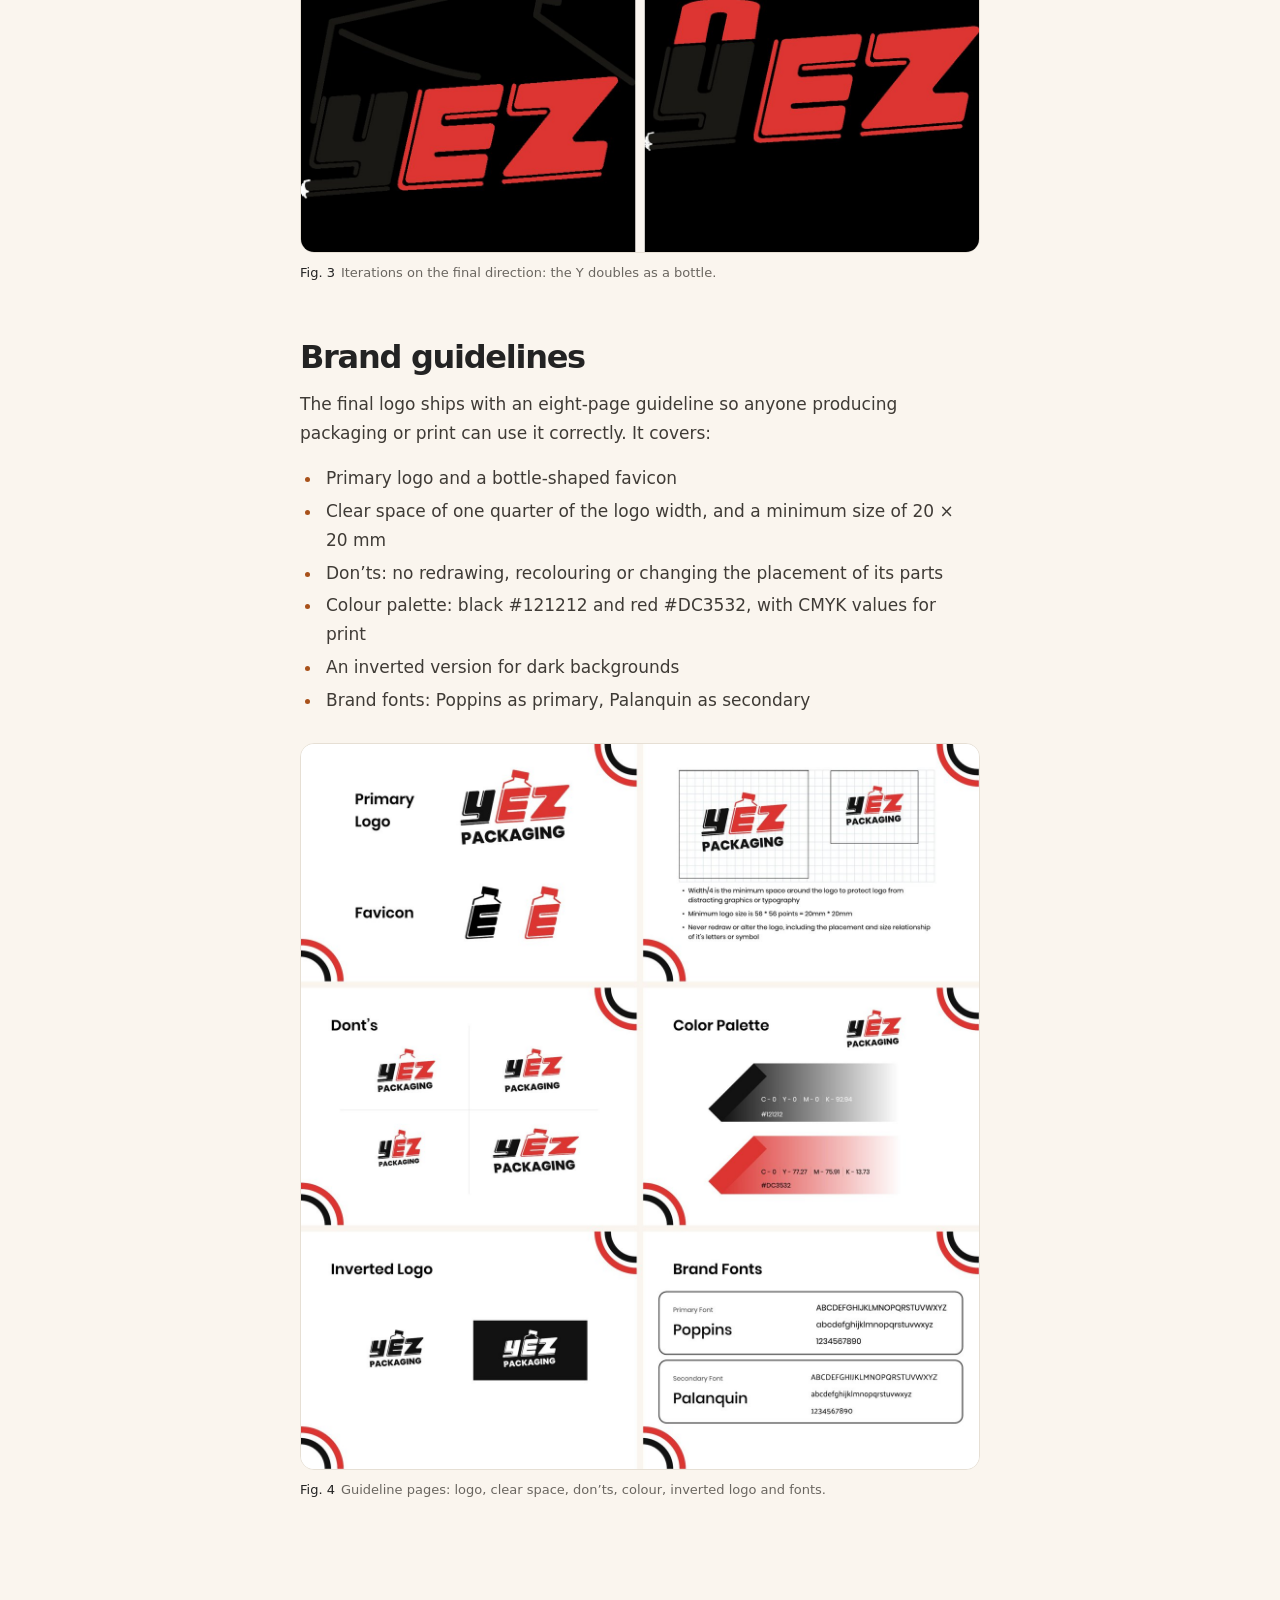
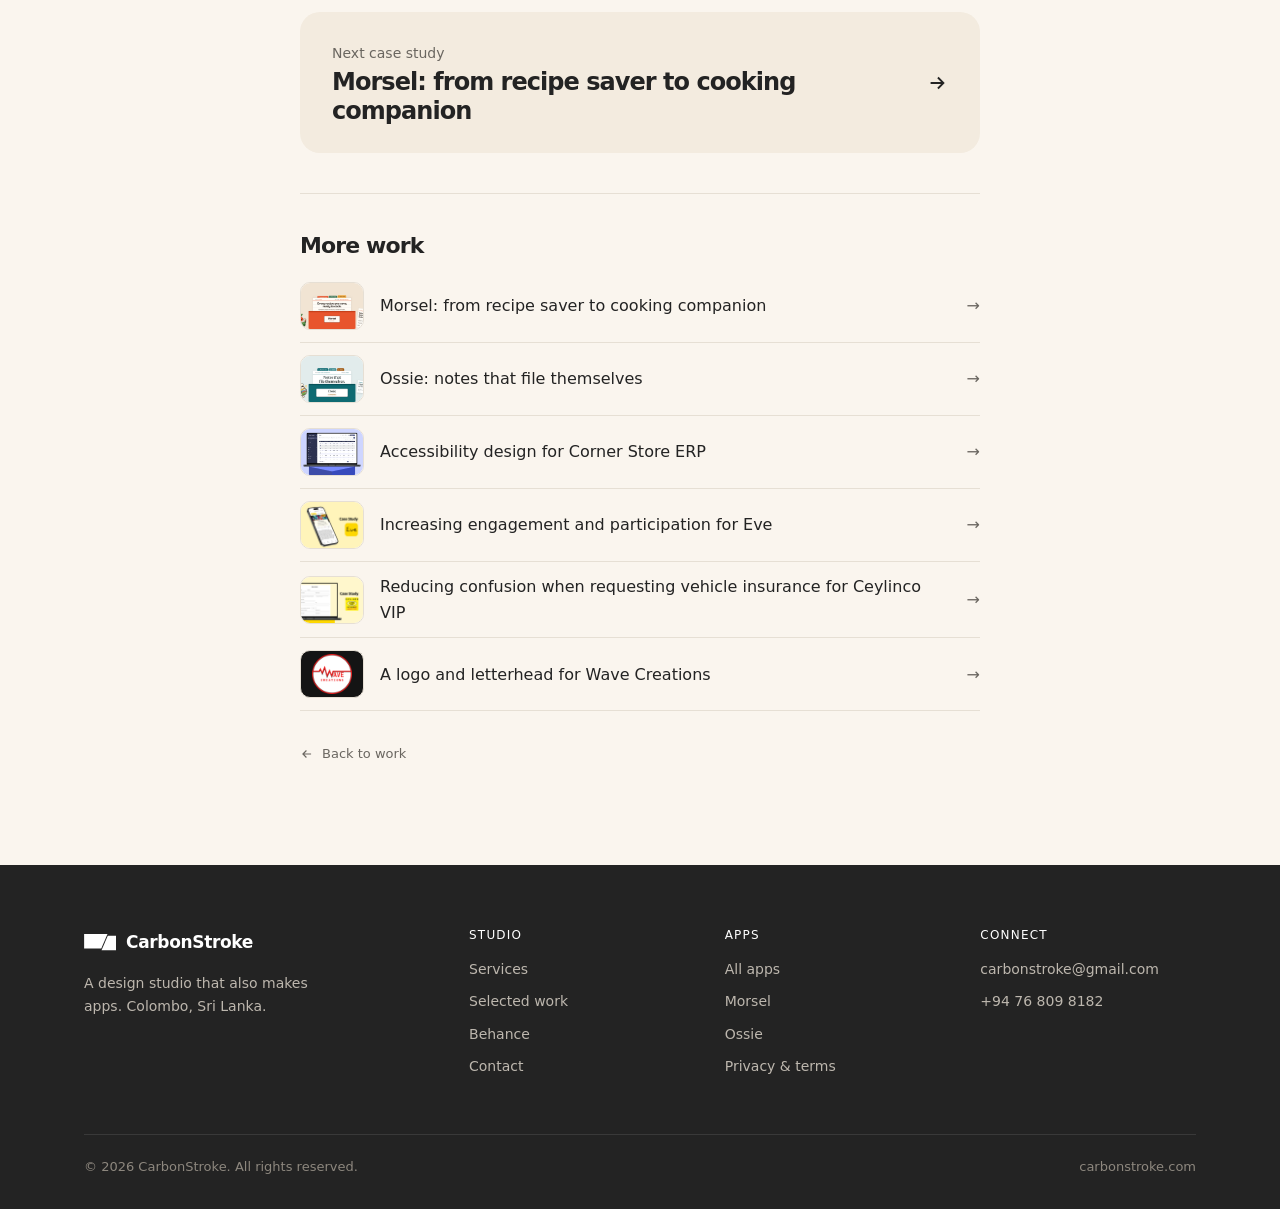
<file: work/yez-packaging.html>
<!doctype html>
<html lang="en">
<head>
  <meta charset="utf-8" />
  <meta name="viewport" content="width=device-width, initial-scale=1" />

  <!-- Security. GitHub Pages cannot send custom HTTP headers, so the policy
       ships as a meta tag. The sha256 hash below covers the one inline script
       at the bottom of this head — if that script's bytes change, the hash must
       be regenerated or the script will silently stop running.
       frame-ancestors, Permissions-Policy and HSTS are header-only and are set
       at the Cloudflare edge instead; see docs/security/hardening.md. -->
  <meta http-equiv="Content-Security-Policy" content="
    default-src 'none';
    script-src 'self' 'sha256-/x7W7R75k8Roq0WaVRQX9blP4OufE5xbAdzklGxsgpw=';
    style-src 'self' https://fonts.googleapis.com;
    font-src https://fonts.gstatic.com;
    img-src 'self' data:;
    form-action 'none';
    base-uri 'none';
    upgrade-insecure-requests;
  " />
  <meta name="referrer" content="strict-origin-when-cross-origin" />

  <title>Logo and brand guidelines for YEZ Packaging | CarbonStroke</title>
  <meta name="description" content="The logo started on paper. The early sketches explored letterforms built from bottles, caps and containers, the things YEZ Packaging actually makes." />

  <meta property="og:title" content="Logo and brand guidelines for YEZ Packaging | CarbonStroke" />
  <meta property="og:description" content="The logo started on paper. The early sketches explored letterforms built from bottles, caps and containers, the things YEZ Packaging actually makes." />
  <meta property="og:type" content="website" />
  <meta property="og:url" content="https://www.carbonstroke.com/work/yez-packaging.html" />
  <meta property="og:image" content="https://www.carbonstroke.com/assets/img/hero.jpg" />

  <link rel="icon" type="image/svg+xml" href="../assets/logo/cs-black.svg" />

  <link rel="preconnect" href="https://fonts.googleapis.com" />
  <link rel="preconnect" href="https://fonts.gstatic.com" crossorigin />
  <link href="https://fonts.googleapis.com/css2?family=Geist:wght@500;600;700&family=Figtree:wght@400;500;600;700&display=swap" rel="stylesheet" />

  <link rel="stylesheet" href="../css/styles.css?v=6" />

  <!-- Content ships visible; the scroll-reveal animation is opt-in and only
       applies once we know scripting is available. -->
  <script>document.documentElement.classList.add('js');</script>
</head>
<body>
<a class="skip" href="#main">Skip to content</a>
<header class="hdr" id="top">
  <div class="wrap hdr-in">
    <a class="brand" href="../" aria-label="CarbonStroke home"><svg viewBox="0 0 196 100" fill="#232323" aria-hidden="true"><path d="M145.737 11.3223L107.428 99.926H195.958V11.3223H145.737Z"/><path d="M105.736 88.749L143.972 0.21875H0.587891V88.749H105.736Z"/></svg>CarbonStroke</a>
    <nav class="nav" aria-label="Primary">
      <a href="../#studio">Studio</a>
      <a href="../#work" class="on" aria-current="page">Work</a>
      <a href="../#apps" class="new">Apps <i class="tag-new">NEW</i></a>
      <a href="../#about">About</a>
    </nav>
    <a class="btn btn-dark btn-sm" href="../#contact">Start a project</a>
    <button class="nav-toggle" aria-label="Open menu" aria-expanded="false" aria-controls="mobile-menu"><span></span><span></span><span></span></button>
  </div>
  <div class="mobile-menu" id="mobile-menu" hidden>
    <a href="../#studio">Studio</a>
    <a href="../#work">Work</a>
    <a href="../#apps">Apps</a>
    <a href="../#about">About</a>
    <a class="btn btn-dark btn-sm" href="../#contact">Start a project</a>
  </div>
</header>
<main id="main" class="case">
<div class="col top"><a class="back" href="../#work"><svg width="14" height="14" viewBox="0 0 24 24" fill="none" stroke="currentColor" stroke-width="2" aria-hidden="true"><path d="M19 12H5M11 6l-6 6 6 6"/></svg> Back to work</a>
<div class="byline"><span>Dec 2025</span><span>Packaging · Brand</span></div>
<h1 class="t">Logo and brand guidelines for YEZ Packaging</h1>
<div class="meta"><div><b>Client</b><span>YEZ Packaging</span></div><div><b>Deliverables</b><span>Logo, favicon, letterhead</span></div><div><b>Focus</b><span>Brand guidelines</span></div></div></div>
<div class="cover logo light"><img src="../assets/img/work/yez-packaging-logo.png" alt="Logo and brand guidelines for YEZ Packaging" class="logo-wide"></div>
<div class="col body"><h2>From sketches</h2><p>The logo started on paper. The early sketches explored letterforms built from bottles, caps and containers, the things YEZ Packaging actually makes.</p><figure class="narrow"><img loading="lazy" src="../assets/img/work/XSgQc7ojuN.jpg" alt="Hand-drawn YEZ logo sketches"><figcaption><b>Fig. 1</b>Early concept sketches.</figcaption></figure><h2>To digital concepts</h2><p>The strongest sketches were redrawn digitally and tested in black, red and on grey backgrounds before narrowing down.</p><figure class="narrow"><img loading="lazy" src="../assets/img/work/bnch1LUyYg.jpg" alt="Digital YEZ logo concepts"><figcaption><b>Fig. 2</b>Digital concepts.</figcaption></figure><figure><img loading="lazy" src="../assets/img/work/LYCOk_cmim.jpg" alt="Four iterations of the YEZ logo"><figcaption><b>Fig. 3</b>Iterations on the final direction: the Y doubles as a bottle.</figcaption></figure><h2>Brand guidelines</h2><p>The final logo ships with an eight-page guideline so anyone producing packaging or print can use it correctly. It covers:</p><ul><li>Primary logo and a bottle-shaped favicon</li><li>Clear space of one quarter of the logo width, and a minimum size of 20 × 20 mm</li><li>Don’ts: no redrawing, recolouring or changing the placement of its parts</li><li>Colour palette: black #121212 and red #DC3532, with CMYK values for print</li><li>An inverted version for dark backgrounds</li><li>Brand fonts: Poppins as primary, Palanquin as secondary</li></ul><figure><img loading="lazy" src="../assets/img/work/GZNZHS1ETV.jpg" alt="Pages from the YEZ Packaging logo guideline"><figcaption><b>Fig. 4</b>Guideline pages: logo, clear space, don’ts, colour, inverted logo and fonts.</figcaption></figure></div>
<div class="col"><a class="next" href="../apps/morsel.html"><div><small>Next case study</small><b>Morsel: from recipe saver to cooking companion</b></div><svg width="22" height="22" viewBox="0 0 24 24" fill="none" stroke="currentColor" stroke-width="2" aria-hidden="true"><path d="M5 12h14M13 6l6 6-6 6"/></svg></a>
<div class="more"><h2>More work</h2><a class="row" href="../apps/morsel.html"><div class="th"><img class="fill" src="../assets/img/work/gvOtfZWM7DghjIRNvcex3t6S1V4-512.png" alt="" loading="lazy"></div><span>Morsel: from recipe saver to cooking companion</span><i aria-hidden="true">→</i></a><a class="row" href="../apps/ossie.html"><div class="th"><img class="fill" src="../assets/img/work/6iu6V5JmHdPmd7Ue4nTNZz6RQM-512.png" alt="" loading="lazy"></div><span>Ossie: notes that file themselves</span><i aria-hidden="true">→</i></a><a class="row" href="../work/corner-store.html"><div class="th"><img class="fill" src="../assets/img/work/s8hvIwSfAadYxRvkldTber7YJU-512.png" alt="" loading="lazy"></div><span>Accessibility design for Corner Store ERP</span><i aria-hidden="true">→</i></a><a class="row" href="../work/eve.html"><div class="th"><img class="fill" src="../assets/img/work/y3qeT4xRrKn5GsXMRyVxWBzTegE-512.png" alt="" loading="lazy"></div><span>Increasing engagement and participation for Eve</span><i aria-hidden="true">→</i></a><a class="row" href="../work/ceylinco-vip.html"><div class="th"><img class="fill" src="../assets/img/work/N4UbVB8gWx2J4PPdl6qsgtL7hmw-512.png" alt="" loading="lazy"></div><span>Reducing confusion when requesting vehicle insurance for Ceylinco VIP</span><i aria-hidden="true">→</i></a><a class="row" href="../work/wave-creations.html"><div class="th dark"><img class="mark" src="../assets/img/work/wave-creations-logo.png" alt="" loading="lazy"></div><span>A logo and letterhead for Wave Creations</span><i aria-hidden="true">→</i></a></div>
<div class="back-bottom"><a class="back" href="../#work"><svg width="14" height="14" viewBox="0 0 24 24" fill="none" stroke="currentColor" stroke-width="2" aria-hidden="true"><path d="M19 12H5M11 6l-6 6 6 6"/></svg> Back to work</a></div></div>
</main>
<footer class="ft" id="about">
  <div class="wrap">
    <div class="ft-in">
      <div>
        <a class="brand" href="../" aria-label="CarbonStroke home"><svg viewBox="0 0 196 100" fill="#fff" aria-hidden="true"><path d="M145.737 11.3223L107.428 99.926H195.958V11.3223H145.737Z"/><path d="M105.736 88.749L143.972 0.21875H0.587891V88.749H105.736Z"/></svg>CarbonStroke</a>
        <p class="ft-about">A design studio that also makes apps. Colombo, Sri Lanka.</p>
      </div>
      <div>
        <h4>Studio</h4>
        <ul>
          <li><a href="../#studio">Services</a></li>
          <li><a href="../#work">Selected work</a></li>
          <li><a href="https://www.behance.net/kumudithaperera" rel="noopener">Behance</a></li>
          <li><a href="../#contact">Contact</a></li>
        </ul>
      </div>
      <div>
        <h4>Apps</h4>
        <ul>
          <li><a href="../#apps">All apps</a></li>
          <li><a href="../apps/morsel.html">Morsel</a></li>
          <li><a href="../apps/ossie/">Ossie</a></li>
          <li><a href="https://morselrecipe.github.io/privacy.html" rel="noopener">Privacy &amp; terms</a></li>
        </ul>
      </div>
      <div>
        <h4>Connect</h4>
        <ul>
          <li><a href="mailto:carbonstroke@gmail.com">carbonstroke@gmail.com</a></li>
          <li><a href="tel:+94768098182">+94 76 809 8182</a></li>
        </ul>
      </div>
    </div>
    <div class="ft-b"><span>&copy; <span id="year">2026</span> CarbonStroke. All rights reserved.</span><span>carbonstroke.com</span></div>
  </div>
</footer>

<script src="../js/main.js?v=4"></script>
</body>
</html>
</file>
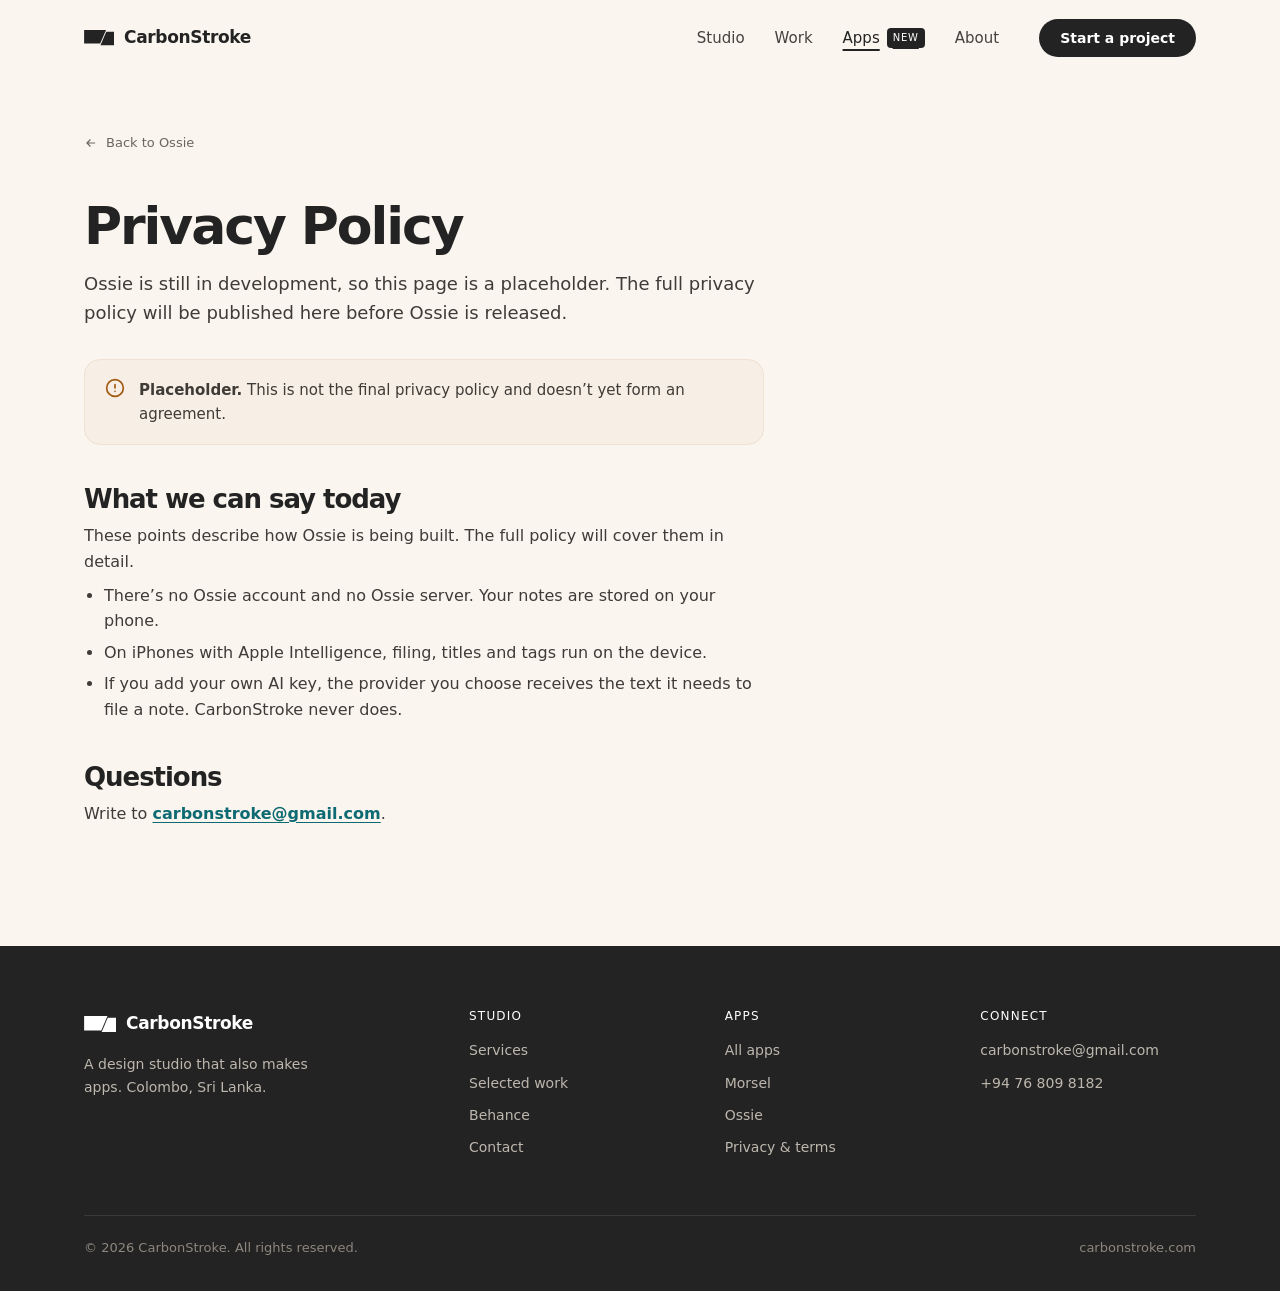
<file: apps/ossie/privacy.html>
<!doctype html>
<html lang="en">
<head>
  <meta charset="utf-8" />
  <meta name="viewport" content="width=device-width, initial-scale=1" />

  <!-- Security. Same policy as every other page; see docs/security/hardening.md.
       The sha256 hash covers the one inline script at the bottom of this head.
       style-src has no 'unsafe-inline', so this page uses no style attributes:
       every rule lives in css/ossie.css. -->
  <meta http-equiv="Content-Security-Policy" content="
    default-src 'none';
    script-src 'self' 'sha256-/x7W7R75k8Roq0WaVRQX9blP4OufE5xbAdzklGxsgpw=';
    style-src 'self' https://fonts.googleapis.com;
    font-src https://fonts.gstatic.com;
    img-src 'self' data:;
    form-action 'none';
    base-uri 'none';
    upgrade-insecure-requests;
  " />
  <meta name="referrer" content="strict-origin-when-cross-origin" />

  <title>Ossie Privacy Policy | CarbonStroke</title>
  <meta name="robots" content="noindex" />
  <meta name="description" content="The privacy policy for Ossie, a notes app from CarbonStroke. The full policy will be published before Ossie launches." />

  <meta property="og:title" content="Ossie Privacy Policy" />
  <meta property="og:description" content="The privacy policy for Ossie, a notes app from CarbonStroke. The full policy will be published before Ossie launches." />
  <meta property="og:type" content="website" />
  <meta property="og:url" content="https://www.carbonstroke.com/apps/ossie/privacy.html" />
  <meta property="og:image" content="https://www.carbonstroke.com/assets/img/hero.jpg" />

  <link rel="icon" type="image/svg+xml" href="../../assets/logo/cs-black.svg" />

  <link rel="preconnect" href="https://fonts.googleapis.com" />
  <link rel="preconnect" href="https://fonts.gstatic.com" crossorigin />
  <link href="https://fonts.googleapis.com/css2?family=Geist:wght@500;600;700&family=Figtree:wght@400;500;600;700&family=Newsreader:opsz,wght@6..72,400;6..72,500;6..72,600&display=swap" rel="stylesheet" />

  <link rel="stylesheet" href="../../css/styles.css?v=6" />
  <link rel="stylesheet" href="../../css/ossie.css?v=8" />

  <!-- Content ships visible; the scroll-reveal animation is opt-in and only
       applies once we know scripting is available. -->
  <script>document.documentElement.classList.add('js');</script>
</head>
<body>
<a class="skip" href="#main">Skip to content</a>
<header class="hdr" id="top">
  <div class="wrap hdr-in">
    <a class="brand" href="../../" aria-label="CarbonStroke home"><svg viewBox="0 0 196 100" fill="#232323" aria-hidden="true"><path d="M145.737 11.3223L107.428 99.926H195.958V11.3223H145.737Z"/><path d="M105.736 88.749L143.972 0.21875H0.587891V88.749H105.736Z"/></svg>CarbonStroke</a>
    <nav class="nav" aria-label="Primary">
      <a href="../../#studio">Studio</a>
      <a href="../../#work">Work</a>
      <a href="../../#apps" class="new on" aria-current="page">Apps <i class="tag-new">NEW</i></a>
      <a href="../../#about">About</a>
    </nav>
    <a class="btn btn-dark btn-sm" href="../../#contact">Start a project</a>
    <button class="nav-toggle" aria-label="Open menu" aria-expanded="false" aria-controls="mobile-menu"><span></span><span></span><span></span></button>
  </div>
  <div class="mobile-menu" id="mobile-menu" hidden>
    <a href="../../#studio">Studio</a>
    <a href="../../#work">Work</a>
    <a href="../../#apps">Apps</a>
    <a href="../../#about">About</a>
    <a class="btn btn-dark btn-sm" href="../../#contact">Start a project</a>
  </div>
</header>

<main id="main" class="os">

<section class="os-legal">
  <div class="wrap">
    <div class="os-legal-in">
      <a class="back" href="./"><svg width="14" height="14" viewBox="0 0 24 24" fill="none" stroke="currentColor" stroke-width="2" aria-hidden="true"><path d="M19 12H5M11 6l-6 6 6 6"/></svg> Back to Ossie</a>
      <h1>Privacy Policy</h1>
      <p class="lead">Ossie is still in development, so this page is a placeholder. The full privacy policy will be published here before Ossie is released.</p>
      <div class="os-notice">
        <svg class="os-ic" viewBox="0 0 24 24" aria-hidden="true"><circle cx="12" cy="12" r="10"/><path d="M12 8v4"/><path d="M12 16h.01"/></svg>
        <p><b>Placeholder.</b> This is not the final privacy policy and doesn’t yet form an agreement.</p>
      </div>
        <h2>What we can say today</h2>
        <p>These points describe how Ossie is being built. The full policy will cover them in detail.</p>
        <ul>
          <li>There’s no Ossie account and no Ossie server. Your notes are stored on your phone.</li>
          <li>On iPhones with Apple Intelligence, filing, titles and tags run on the device.</li>
          <li>If you add your own AI key, the provider you choose receives the text it needs to file a note. CarbonStroke never does.</li>
        </ul>
      <h2>Questions</h2>
      <p>Write to <a class="osp-link" href="mailto:carbonstroke@gmail.com?subject=Ossie%20Privacy%20Policy">carbonstroke@gmail.com</a>.</p>
    </div>
  </div>
</section>

</main>

<footer class="ft" id="about">
  <div class="wrap">
    <div class="ft-in">
      <div>
        <a class="brand" href="../../" aria-label="CarbonStroke home"><svg viewBox="0 0 196 100" fill="#fff" aria-hidden="true"><path d="M145.737 11.3223L107.428 99.926H195.958V11.3223H145.737Z"/><path d="M105.736 88.749L143.972 0.21875H0.587891V88.749H105.736Z"/></svg>CarbonStroke</a>
        <p class="ft-about">A design studio that also makes apps. Colombo, Sri Lanka.</p>
      </div>
      <div>
        <h4>Studio</h4>
        <ul>
          <li><a href="../../#studio">Services</a></li>
          <li><a href="../../#work">Selected work</a></li>
          <li><a href="https://www.behance.net/kumudithaperera" rel="noopener">Behance</a></li>
          <li><a href="../../#contact">Contact</a></li>
        </ul>
      </div>
      <div>
        <h4>Apps</h4>
        <ul>
          <li><a href="../../#apps">All apps</a></li>
          <li><a href="../morsel.html">Morsel</a></li>
          <li><a href="./">Ossie</a></li>
          <li><a href="https://morselrecipe.github.io/privacy.html" rel="noopener">Privacy &amp; terms</a></li>
        </ul>
      </div>
      <div>
        <h4>Connect</h4>
        <ul>
          <li><a href="mailto:carbonstroke@gmail.com">carbonstroke@gmail.com</a></li>
          <li><a href="tel:+94768098182">+94 76 809 8182</a></li>
        </ul>
      </div>
    </div>
    <div class="ft-b"><span>&copy; <span id="year">2026</span> CarbonStroke. All rights reserved.</span><span>carbonstroke.com</span></div>
  </div>
</footer>

<script src="../../js/main.js?v=4"></script>
</body>
</html>
</file>
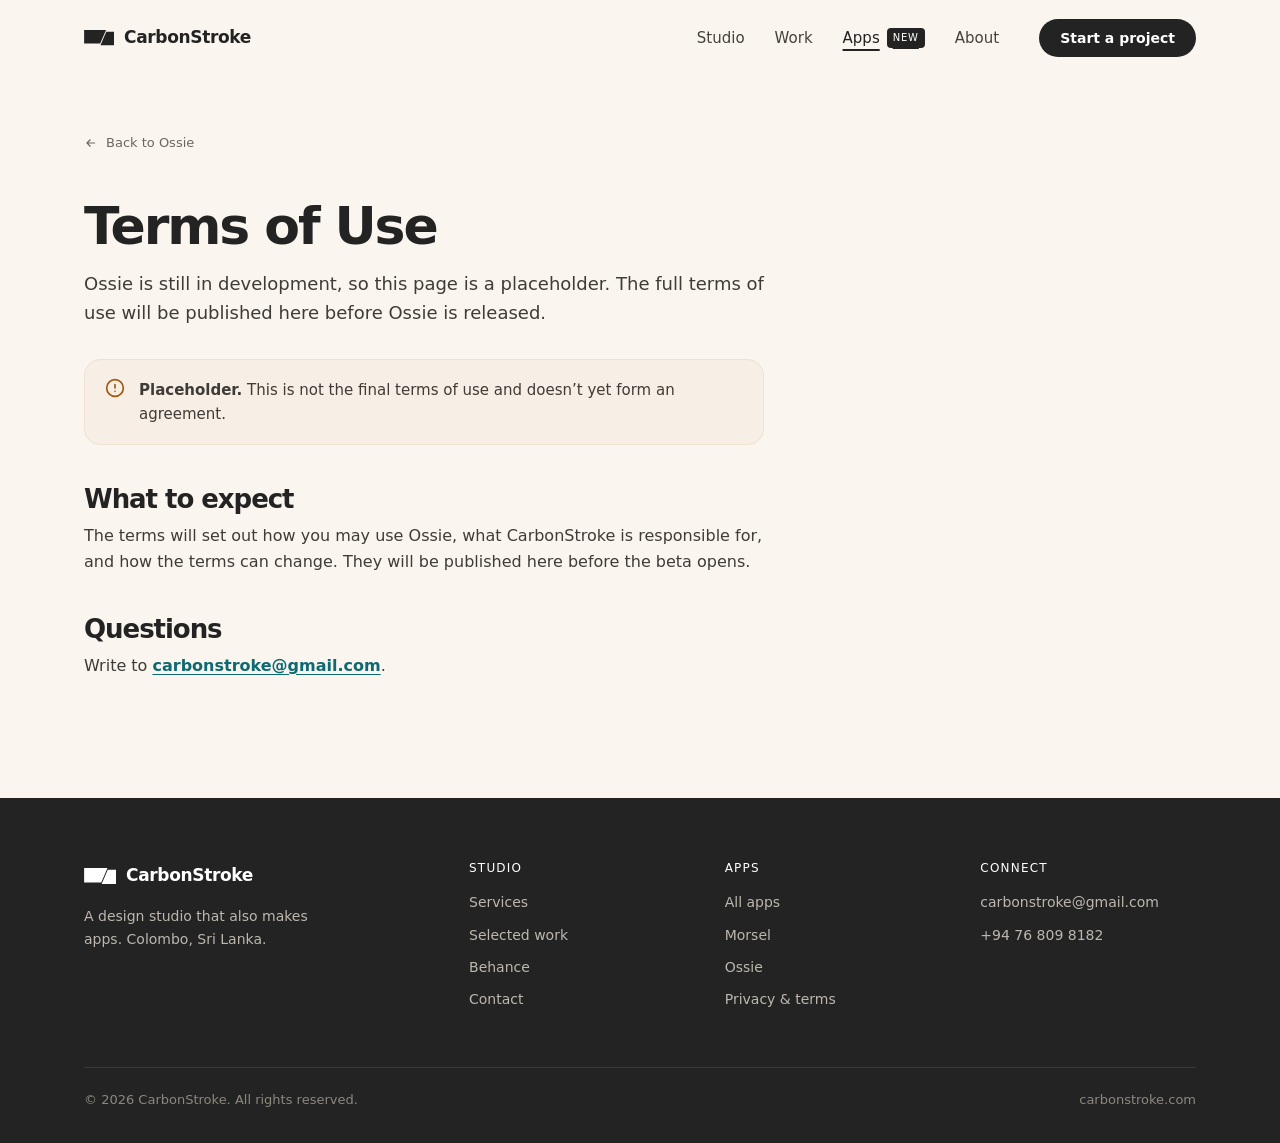
<file: apps/ossie/terms.html>
<!doctype html>
<html lang="en">
<head>
  <meta charset="utf-8" />
  <meta name="viewport" content="width=device-width, initial-scale=1" />

  <!-- Security. Same policy as every other page; see docs/security/hardening.md.
       The sha256 hash covers the one inline script at the bottom of this head.
       style-src has no 'unsafe-inline', so this page uses no style attributes:
       every rule lives in css/ossie.css. -->
  <meta http-equiv="Content-Security-Policy" content="
    default-src 'none';
    script-src 'self' 'sha256-/x7W7R75k8Roq0WaVRQX9blP4OufE5xbAdzklGxsgpw=';
    style-src 'self' https://fonts.googleapis.com;
    font-src https://fonts.gstatic.com;
    img-src 'self' data:;
    form-action 'none';
    base-uri 'none';
    upgrade-insecure-requests;
  " />
  <meta name="referrer" content="strict-origin-when-cross-origin" />

  <title>Ossie Terms of Use | CarbonStroke</title>
  <meta name="robots" content="noindex" />
  <meta name="description" content="The terms of use for Ossie, a notes app from CarbonStroke. The full terms will be published before Ossie launches." />

  <meta property="og:title" content="Ossie Terms of Use" />
  <meta property="og:description" content="The terms of use for Ossie, a notes app from CarbonStroke. The full terms will be published before Ossie launches." />
  <meta property="og:type" content="website" />
  <meta property="og:url" content="https://www.carbonstroke.com/apps/ossie/terms.html" />
  <meta property="og:image" content="https://www.carbonstroke.com/assets/img/hero.jpg" />

  <link rel="icon" type="image/svg+xml" href="../../assets/logo/cs-black.svg" />

  <link rel="preconnect" href="https://fonts.googleapis.com" />
  <link rel="preconnect" href="https://fonts.gstatic.com" crossorigin />
  <link href="https://fonts.googleapis.com/css2?family=Geist:wght@500;600;700&family=Figtree:wght@400;500;600;700&family=Newsreader:opsz,wght@6..72,400;6..72,500;6..72,600&display=swap" rel="stylesheet" />

  <link rel="stylesheet" href="../../css/styles.css?v=6" />
  <link rel="stylesheet" href="../../css/ossie.css?v=8" />

  <!-- Content ships visible; the scroll-reveal animation is opt-in and only
       applies once we know scripting is available. -->
  <script>document.documentElement.classList.add('js');</script>
</head>
<body>
<a class="skip" href="#main">Skip to content</a>
<header class="hdr" id="top">
  <div class="wrap hdr-in">
    <a class="brand" href="../../" aria-label="CarbonStroke home"><svg viewBox="0 0 196 100" fill="#232323" aria-hidden="true"><path d="M145.737 11.3223L107.428 99.926H195.958V11.3223H145.737Z"/><path d="M105.736 88.749L143.972 0.21875H0.587891V88.749H105.736Z"/></svg>CarbonStroke</a>
    <nav class="nav" aria-label="Primary">
      <a href="../../#studio">Studio</a>
      <a href="../../#work">Work</a>
      <a href="../../#apps" class="new on" aria-current="page">Apps <i class="tag-new">NEW</i></a>
      <a href="../../#about">About</a>
    </nav>
    <a class="btn btn-dark btn-sm" href="../../#contact">Start a project</a>
    <button class="nav-toggle" aria-label="Open menu" aria-expanded="false" aria-controls="mobile-menu"><span></span><span></span><span></span></button>
  </div>
  <div class="mobile-menu" id="mobile-menu" hidden>
    <a href="../../#studio">Studio</a>
    <a href="../../#work">Work</a>
    <a href="../../#apps">Apps</a>
    <a href="../../#about">About</a>
    <a class="btn btn-dark btn-sm" href="../../#contact">Start a project</a>
  </div>
</header>

<main id="main" class="os">

<section class="os-legal">
  <div class="wrap">
    <div class="os-legal-in">
      <a class="back" href="./"><svg width="14" height="14" viewBox="0 0 24 24" fill="none" stroke="currentColor" stroke-width="2" aria-hidden="true"><path d="M19 12H5M11 6l-6 6 6 6"/></svg> Back to Ossie</a>
      <h1>Terms of Use</h1>
      <p class="lead">Ossie is still in development, so this page is a placeholder. The full terms of use will be published here before Ossie is released.</p>
      <div class="os-notice">
        <svg class="os-ic" viewBox="0 0 24 24" aria-hidden="true"><circle cx="12" cy="12" r="10"/><path d="M12 8v4"/><path d="M12 16h.01"/></svg>
        <p><b>Placeholder.</b> This is not the final terms of use and doesn’t yet form an agreement.</p>
      </div>
        <h2>What to expect</h2>
        <p>The terms will set out how you may use Ossie, what CarbonStroke is responsible for, and how the terms can change. They will be published here before the beta opens.</p>
      <h2>Questions</h2>
      <p>Write to <a class="osp-link" href="mailto:carbonstroke@gmail.com?subject=Ossie%20Terms%20of%20Use">carbonstroke@gmail.com</a>.</p>
    </div>
  </div>
</section>

</main>

<footer class="ft" id="about">
  <div class="wrap">
    <div class="ft-in">
      <div>
        <a class="brand" href="../../" aria-label="CarbonStroke home"><svg viewBox="0 0 196 100" fill="#fff" aria-hidden="true"><path d="M145.737 11.3223L107.428 99.926H195.958V11.3223H145.737Z"/><path d="M105.736 88.749L143.972 0.21875H0.587891V88.749H105.736Z"/></svg>CarbonStroke</a>
        <p class="ft-about">A design studio that also makes apps. Colombo, Sri Lanka.</p>
      </div>
      <div>
        <h4>Studio</h4>
        <ul>
          <li><a href="../../#studio">Services</a></li>
          <li><a href="../../#work">Selected work</a></li>
          <li><a href="https://www.behance.net/kumudithaperera" rel="noopener">Behance</a></li>
          <li><a href="../../#contact">Contact</a></li>
        </ul>
      </div>
      <div>
        <h4>Apps</h4>
        <ul>
          <li><a href="../../#apps">All apps</a></li>
          <li><a href="../morsel.html">Morsel</a></li>
          <li><a href="./">Ossie</a></li>
          <li><a href="https://morselrecipe.github.io/privacy.html" rel="noopener">Privacy &amp; terms</a></li>
        </ul>
      </div>
      <div>
        <h4>Connect</h4>
        <ul>
          <li><a href="mailto:carbonstroke@gmail.com">carbonstroke@gmail.com</a></li>
          <li><a href="tel:+94768098182">+94 76 809 8182</a></li>
        </ul>
      </div>
    </div>
    <div class="ft-b"><span>&copy; <span id="year">2026</span> CarbonStroke. All rights reserved.</span><span>carbonstroke.com</span></div>
  </div>
</footer>

<script src="../../js/main.js?v=4"></script>
</body>
</html>
</file>
<file: css/styles.css>
/* ============================================================
   CarbonStroke — site styles
   Active theme: Geist (headings) + Figtree (body and labels).
   Source designs: Doop canvas "CarbonStroke website" (Landing A
   and the case study frames).
   ============================================================ */

:root {
  --cream: #faf5ee;
  --cream-2: #f3ebdf;
  --ink: #232323;
  --muted: #6a6660;
  --body: #3f3b36;
  --orange: #e5843c;
  --orange-t: #a8511a;
  --paprika: #e8552d;
  --line: #e6dfd4;
  --head: "Geist", system-ui, sans-serif;
  --sans: "Figtree", system-ui, sans-serif;
}

*, *::before, *::after { margin: 0; box-sizing: border-box; }
html { scroll-behavior: smooth; }
body {
  font-family: var(--sans);
  color: var(--ink);
  background: var(--cream);
  font-size: 16px;
  line-height: 1.6;
  -webkit-font-smoothing: antialiased;
  overflow-x: hidden;
}
img { display: block; max-width: 100%; height: auto; }
a { color: inherit; text-decoration: none; }
h1, h2, h3, h4 { font-family: var(--head); font-weight: 600; letter-spacing: -.04em; line-height: 1.08; }
:focus-visible { outline: 2px solid var(--orange); outline-offset: 3px; border-radius: 4px; }
section[id], footer[id] { scroll-margin-top: 24px; }

.wrap { max-width: 1160px; margin: 0 auto; padding: 0 24px; }
.skip { position: absolute; left: -9999px; top: 8px; z-index: 50; background: var(--ink); color: #fff; padding: 10px 16px; border-radius: 8px; }
.skip:focus { left: 16px; }

/* ---------- Buttons ---------- */
.btn {
  display: inline-flex; align-items: center; justify-content: center; gap: 10px;
  padding: 14px 24px; border-radius: 999px; font: 600 15px/1.2 var(--sans);
  border: 1.5px solid transparent; cursor: pointer; transition: transform .15s ease, background-color .15s ease;
}
.btn:hover { transform: translateY(-1px); }
.btn-sm { padding: 10px 20px; font-size: 14px; }
.btn-dark { background: var(--ink); color: #fff; }
.btn-dark:hover { background: #000; }
.btn-ghost { border-color: rgba(35, 35, 35, .4); background: rgba(250, 245, 238, .6); color: var(--ink); }
.btn-pap { background: var(--paprika); color: #fff; }
.btn .arr { width: 16px; height: 16px; }

/* ---------- Header ---------- */
.hdr { position: relative; z-index: 10; }
.hdr-over { position: absolute; top: 0; left: 0; right: 0; }
.hdr-in { display: flex; align-items: center; height: 76px; gap: 40px; }
.brand { display: flex; align-items: center; gap: 10px; font-weight: 600; font-size: 17px; letter-spacing: -.02em; }
.brand svg { width: 30px; height: auto; }
.nav { display: flex; gap: 30px; margin-left: auto; font-size: 15px; font-weight: 500; color: #45423d; }
.nav a:hover, .nav .on { color: var(--ink); text-decoration: underline; text-underline-offset: 6px; text-decoration-thickness: 1.5px; }
.nav a.new { display: inline-flex; align-items: center; gap: 7px; }
.tag-new { font-style: normal; font-size: 10px; letter-spacing: .08em; background: var(--ink); color: #fff; padding: 2px 6px; border-radius: 4px; text-decoration: none; }
.nav-toggle { display: none; margin-left: auto; width: 44px; height: 44px; border: 0; background: transparent; cursor: pointer; padding: 11px 10px; }
.nav-toggle span { display: block; height: 2px; background: var(--ink); border-radius: 2px; }
.nav-toggle span + span { margin-top: 6px; }
.mobile-menu { background: var(--cream); border-top: 1px solid var(--line); border-bottom: 1px solid var(--line); padding: 12px 24px 20px; display: grid; gap: 4px; }
.mobile-menu[hidden] { display: none; }
.mobile-menu a { padding: 10px 0; font-weight: 500; }
.mobile-menu .btn { margin-top: 8px; }

/* ---------- Home: hero ---------- */
.hero { position: relative; min-height: 740px; overflow: hidden; }
.hero .bg { position: absolute; inset: 0; width: 100%; height: 100%; object-fit: cover; object-position: center 70%; }
.hero .scrim { position: absolute; inset: 0; background: linear-gradient(90deg, rgba(250,245,238,.97) 0%, rgba(250,245,238,.9) 38%, rgba(250,245,238,.2) 66%, rgba(250,245,238,0) 100%); }
.hero-in { position: relative; z-index: 2; padding: 196px 0 120px; max-width: 660px; }
.hero h1 { font-size: clamp(44px, 6.2vw, 74px); }
.hero h1 em, .accent { font-style: normal; color: var(--orange-t); }
.hero .lead { margin-top: 26px; font-size: 18px; color: #4a463f; max-width: 520px; }
.hero .acts { display: flex; flex-wrap: wrap; gap: 12px; margin-top: 36px; }

/* ---------- Home: sections ---------- */
.sec { padding: 120px 0; }
.sec-head { display: flex; justify-content: space-between; align-items: flex-end; gap: 40px; margin-bottom: 56px; }
.sec-head h2 { font-size: clamp(36px, 4.4vw, 54px); max-width: 620px; }
.sec-head p { max-width: 380px; color: var(--muted); }

.svc { display: grid; grid-template-columns: repeat(3, 1fr); border-top: 1px solid var(--line); }
.svc-i { padding: 32px 32px 36px 0; border-bottom: 1px solid var(--line); }
.svc-i:not(:nth-child(3n+1)) { padding-left: 32px; border-left: 1px solid var(--line); }
.svc-i .n { font-size: 12px; color: var(--orange-t); letter-spacing: .1em; text-transform: uppercase; }
.svc-i h3 { font-size: 26px; margin: 14px 0 10px; display: flex; align-items: center; gap: 12px; }
.svc-i h3 img { width: 36px; height: 36px; border-radius: 9px; }
.svc-i p { color: var(--muted); font-size: 15px; }

/* Apps */
.apps { background: var(--ink); color: #f3eee6; padding: 120px 0 110px; }
.apps .sec-head p { color: #b4aea5; }
.apps .sec-head h2 em { font-style: normal; color: var(--orange); }
.feat { position: relative; display: grid; grid-template-columns: 1fr 1.05fr; background: #2f2c29; border-radius: 28px; overflow: hidden; border: 1px solid rgba(255,255,255,.06); }
.feat-copy { padding: 56px 52px; display: flex; flex-direction: column; }
.app-id { display: flex; align-items: center; gap: 14px; }
.app-id img { width: 56px; height: 56px; border-radius: 14px; }
.app-id b { font-family: var(--head); font-weight: 600; font-size: 30px; display: block; line-height: 1; letter-spacing: -.04em; }
.app-id span { font-size: 13px; color: #a9a39a; }
.card-link { color: inherit; }
.card-link::after { content: ""; position: absolute; inset: 0; z-index: 1; }
.card-link:hover { text-decoration: underline; text-underline-offset: 6px; text-decoration-thickness: 2px; }
.feat-acts a { position: relative; z-index: 2; }
.live { margin-left: auto; font-size: 11px; letter-spacing: .1em; color: #9fd3b0; border: 1px solid rgba(159,211,176,.35); padding: 5px 10px; border-radius: 999px; display: inline-flex; align-items: center; gap: 7px; }
.live::before { content: ""; width: 6px; height: 6px; border-radius: 50%; background: #7bb08e; }
.feat-copy h3 { font-size: clamp(32px, 3.4vw, 44px); margin-top: 40px; color: #fff; }
.feat-copy p { margin-top: 16px; color: #c3bdb4; max-width: 420px; }
.ticks { list-style: none; padding: 0; margin-top: 26px; display: grid; gap: 12px; font-size: 15px; color: #e6e0d7; }
.ticks li { display: flex; gap: 12px; align-items: center; }
.ticks li::before { content: ""; width: 18px; height: 2px; background: var(--paprika); flex: none; }
.feat-acts { margin-top: auto; padding-top: 36px; display: flex; flex-wrap: wrap; gap: 12px 16px; align-items: center; }
.feat-acts .btn { min-width: 250px; max-width: 100%; }
.url { font-size: 13px; color: #a9a39a; text-decoration: underline; text-underline-offset: 4px; }
.url:hover { color: #fff; }
.feat-art { background: radial-gradient(120% 90% at 70% 40%, #f2a27f 0%, #e8552d 55%, #c8431f 100%); position: relative; min-height: 600px; overflow: hidden; }
.feat-art img { position: absolute; width: 118%; max-width: none; left: -6%; top: 28px; }
.more-apps { display: grid; grid-template-columns: 1.6fr 1fr; gap: 24px; margin-top: 24px; }
.slot { border-radius: 22px; padding: 34px 36px; display: flex; gap: 22px; align-items: flex-start; }
.slot h4 { font-size: 22px; color: #fff; }
.slot p { font-size: 14px; color: #a9a39a; margin-top: 6px; }
.slot-ossie { position: relative; border: 1px solid rgba(255,255,255,.08); background: #2f2c29; }
.slot-links a { position: relative; z-index: 2; }
.slot-ossie > img { width: 64px; height: 64px; border-radius: 16px; flex: none; background: #fff; }
.slot-ossie .body-col { flex: 1; }
.slot-title { display: flex; align-items: center; flex-wrap: wrap; gap: 12px; }
.slot-title a:hover { text-decoration: underline; text-underline-offset: 4px; }
.dev { font-size: 10px; letter-spacing: .1em; color: #f2c48a; border: 1px solid rgba(242,196,138,.35); padding: 3px 8px; border-radius: 999px; }
.slot p.sub { color: #e6e0d7; margin-top: 2px; }
.slot-links { display: flex; flex-wrap: wrap; gap: 8px 20px; margin-top: 14px; }
.notify { font-size: 14px; font-weight: 600; color: var(--orange); }
.notify:hover { text-decoration: underline; text-underline-offset: 4px; }
.slot-solid { border: 1.5px solid rgba(255,255,255,.18); background: #2a2725; }
.slot .ic { width: 52px; height: 52px; border-radius: 14px; border: 1.5px solid rgba(229,132,60,.4); display: grid; place-items: center; color: var(--orange); font-size: 24px; flex: none; }

/* Client work */
.work { display: grid; grid-template-columns: repeat(6, 1fr); gap: 40px 24px; }
.w { grid-column: span 2; }
.w:nth-child(n+4) { grid-column: span 3; }
.w .th { height: 230px; border-radius: 18px; background: var(--cream-2) center / cover no-repeat; border: 1px solid var(--line); display: grid; place-items: center; overflow: hidden; transition: transform .2s ease; }
.w:hover .th { transform: translateY(-3px); }
.w:nth-child(n+4) .th { height: 300px; }
.w .th > img.cover-img { width: 100%; height: 100%; object-fit: cover; }
.w .th.dark { background: #141414; }
.w .th.dark img { height: 230px; width: auto; max-width: none; }
.w .th.light img { width: 56%; }
.w .cat { display: block; margin-top: 16px; font-size: 11px; letter-spacing: .1em; color: var(--orange-t); text-transform: uppercase; }
.w h3 { font-size: 22px; margin-top: 6px; }
.w:hover h3 { text-decoration: underline; text-underline-offset: 4px; text-decoration-thickness: 1.5px; }
.work-foot { display: flex; flex-wrap: wrap; gap: 32px; justify-content: space-between; align-items: center; margin-top: 56px; padding-top: 28px; border-top: 1px solid var(--line); }
.stats { display: flex; flex-wrap: wrap; gap: 24px 56px; }
.stats b { font-family: var(--head); font-weight: 600; font-size: 40px; line-height: 1; display: block; letter-spacing: -.04em; }
.stats span { font-size: 13px; color: var(--muted); }

/* Contact */
.cta { padding: 0 0 120px; }
.cta-box { background: var(--cream-2); border-radius: 32px; padding: 72px; display: grid; grid-template-columns: 1.1fr 1fr; gap: 64px; align-items: start; }
.cta-box h2 { font-size: clamp(38px, 4.6vw, 56px); }
.cta-box h2 em { font-style: normal; color: var(--orange-t); }
.cta-box > div > p { color: var(--muted); margin-top: 18px; max-width: 400px; }
.contact-meta { margin-top: 36px; display: grid; gap: 8px; font-size: 15px; }
.contact-meta span { color: var(--muted); display: inline-block; width: 70px; font-size: 12px; letter-spacing: .08em; text-transform: uppercase; }
.contact-meta a:hover { text-decoration: underline; text-underline-offset: 3px; }
.form { display: grid; gap: 14px; }
.form-row { display: grid; grid-template-columns: 1fr 1fr; gap: 14px; }
.f { position: relative; background: #fff; border: 1px solid #d9d0c3; border-radius: 14px; padding: 12px 16px; transition: border-color .15s ease; }
.f:focus-within { border-color: var(--ink); }
.f label { display: block; font-size: 12px; font-weight: 600; color: var(--ink); margin-bottom: 2px; }
.f input, .f select, .f textarea { display: block; width: 100%; border: 0; padding: 2px 0; background: transparent; font: 15px/1.5 var(--sans); color: var(--ink); outline: none; }
.f input::placeholder, .f textarea::placeholder { color: #8a847b; }
.f select { appearance: none; -webkit-appearance: none; padding-right: 24px; cursor: pointer; }
.f.sel::after { content: ""; position: absolute; right: 18px; bottom: 20px; width: 8px; height: 8px; border-right: 2px solid var(--ink); border-bottom: 2px solid var(--ink); transform: rotate(45deg); pointer-events: none; }
.f textarea { resize: vertical; min-height: 96px; }
.f.has-error { border-color: #b3261e; }
.field-error { font-size: 13px; color: #b3261e; margin-top: 4px; }
.form .btn { width: 100%; }
.form-note { font-size: 14px; color: var(--muted); min-height: 1.4em; }
.form-note.is-error { color: #b3261e; }
.form-note.is-success { color: #2f6b45; }

/* ---------- Footer ---------- */
.ft { background: var(--ink); color: #bdb7ae; padding: 64px 0 32px; }
.ft-in { display: grid; grid-template-columns: 1.6fr 1fr 1fr 1fr; gap: 40px; }
.ft .brand { color: #fff; }
.ft .brand svg { width: 32px; }
.ft-about { margin-top: 16px; font-size: 14px; max-width: 260px; }
.ft h4 { font-family: var(--sans); font-weight: 500; font-size: 12px; letter-spacing: .1em; color: #fff; margin-bottom: 16px; text-transform: uppercase; }
.ft ul { list-style: none; padding: 0; display: grid; gap: 10px; font-size: 14px; }
.ft ul a:hover { color: #fff; text-decoration: underline; text-underline-offset: 3px; }
.ft-b { display: flex; flex-wrap: wrap; gap: 8px 24px; justify-content: space-between; margin-top: 56px; padding-top: 22px; border-top: 1px solid rgba(255,255,255,.1); font-size: 13px; color: #8d877e; }

/* ---------- Case study pages ---------- */
.case { padding-bottom: 96px; }
.col { width: min(680px, 100% - 48px); margin: 0 auto; }
.back { display: inline-flex; align-items: center; gap: 8px; font-size: 13px; color: var(--muted); }
.back:hover { color: var(--ink); }
.back-bottom { margin-top: 32px; }
.top { padding: 56px 0 0; }
.byline { display: flex; flex-wrap: wrap; gap: 10px; margin-top: 40px; font-size: 13px; color: #8f8a82; }
.byline span + span::before { content: "·"; margin-right: 10px; }
h1.t { font-size: clamp(36px, 5vw, 52px); margin-top: 18px; text-wrap: balance; }
.meta { display: grid; grid-template-columns: repeat(3, 1fr); margin-top: 36px; border-top: 1px solid var(--line); border-bottom: 1px solid var(--line); }
.meta div { padding: 16px 0; }
.meta div + div { padding-left: 20px; border-left: 1px solid var(--line); }
.meta b { display: block; font-weight: 500; font-size: 12px; color: #8f8a82; letter-spacing: .04em; }
.meta span { font-size: 15px; font-weight: 500; }
.meta a { text-decoration: underline; text-underline-offset: 3px; }
.meta a:hover { color: var(--paprika); }
.cover { width: min(1000px, 100% - 48px); margin: 48px auto 0; border-radius: 24px; overflow: hidden; border: 1px solid var(--line); background: #fff; }
.cover img { width: 100%; }
.cover.logo { display: grid; place-items: center; height: 460px; }
.cover.dark { background: #141414; }
.cover.light { background: var(--cream-2); }
.cover.logo img.logo-tall { height: 420px; width: auto; }
.cover.logo img.logo-wide { width: 52%; }
.body { padding: 64px 0 24px; }
.body h2 { font-size: 32px; margin: 56px 0 16px; }
.body h2:first-child { margin-top: 0; }
.body h3 { font-size: 22px; margin: 40px 0 10px; }
.body p { font-size: 17px; line-height: 1.7; color: var(--body); margin: 0 0 16px; }
.body p b, .body li b { font-weight: 600; color: var(--ink); }
.body p.note { font-size: 14px; color: var(--muted); }
.body p.goal { font-size: 14px; font-weight: 500; color: var(--orange-t); margin: 0 0 12px; }
.body p a { font-weight: 600; color: var(--orange-t); text-decoration: underline; text-underline-offset: 3px; }
.body figure { margin: 28px 0 32px; }
.body figure img { width: 100%; border-radius: 14px; border: 1px solid var(--line); background: #fff; }
.body figure.narrow img { width: 70%; margin: 0 auto; }
.body figcaption { margin-top: 10px; font-size: 13px; color: var(--muted); }
.body figcaption b { font-weight: 500; color: var(--ink); margin-right: 6px; }
.body ul, .body ol { margin: 0 0 20px; padding-left: 22px; font-size: 17px; line-height: 1.7; color: var(--body); }
.body li { margin: 4px 0; padding-left: 4px; }
.body ol li::marker { font-size: 14px; color: var(--orange-t); }
.body ul li::marker { color: var(--orange-t); }
.body blockquote { margin: 32px 0; padding: 4px 0 4px 22px; border-left: 3px solid var(--orange); font-family: var(--head); font-weight: 500; letter-spacing: -.02em; font-size: 24px; line-height: 1.35; color: var(--ink); }
.issue { border: 1px solid var(--line); border-radius: 16px; padding: 22px 24px; margin: 0 0 14px; background: #fffdf9; }
.issue h3 { font-size: 21px; margin: 0; }
.issue ul { margin: 10px 0 14px; }
.issue .imp { font-size: 15px; color: var(--body); padding-top: 12px; border-top: 1px dashed var(--line); }
.issue .imp b { font-weight: 500; font-size: 12px; color: var(--orange-t); margin-right: 8px; }
.ba { display: grid; gap: 20px; margin: 24px 0 32px; }
.ba figure { margin: 0; }
.ba .lbl { display: inline-block; font-size: 12px; padding: 3px 10px; border-radius: 999px; border: 1px solid var(--line); margin-bottom: 10px; background: #fff; }
.ba .lbl.after { background: var(--ink); color: #fff; border-color: var(--ink); }
.next { display: flex; justify-content: space-between; align-items: center; gap: 20px; margin: 56px 0 0; padding: 28px 32px; border-radius: 20px; background: var(--cream-2); transition: background-color .15s ease; }
.next:hover { background: #ece2d3; }
.next b { font-family: var(--head); font-weight: 600; font-size: 24px; display: block; margin-top: 2px; letter-spacing: -.04em; line-height: 1.2; }
.next small { font-size: 14px; color: var(--muted); }
.next svg { flex: none; }
.more { padding: 40px 0 0; border-top: 1px solid var(--line); margin-top: 40px; }
.more h2 { font-size: 22px; margin-bottom: 12px; }
.row { display: flex; align-items: center; gap: 16px; padding: 12px 0; border-bottom: 1px solid var(--line); }
.row:hover span { text-decoration: underline; text-underline-offset: 3px; }
.row .th { width: 64px; height: 48px; border-radius: 10px; border: 1px solid var(--line); flex: none; display: grid; place-items: center; overflow: hidden; background: #fff; }
.row .th img.fill { width: 100%; height: 100%; object-fit: cover; }
.row .th img.mark { max-height: 40px; width: auto; }
.row .th.dark { background: #141414; }
.row .th.light { background: var(--cream-2); }
.row span { flex: 1; font-size: 16px; font-weight: 500; }
.row i { font-style: normal; color: var(--muted); }

/* ---------- Scroll reveal (opt-in once JS runs) ---------- */
.js .reveal { opacity: 0; transform: translateY(18px); transition: opacity .6s ease, transform .6s ease; }
.js .reveal.is-visible { opacity: 1; transform: none; }

/* ---------- Responsive ---------- */
@media (max-width: 1024px) {
  .hdr-in { gap: 24px; }
  .nav { gap: 20px; }
  .feat { grid-template-columns: 1fr; }
  .feat-art { min-height: 0; aspect-ratio: 4 / 3; }
  .feat-art img { width: 100%; left: 0; top: 24px; }
  .more-apps { grid-template-columns: 1fr; }
  .cta-box { grid-template-columns: 1fr; gap: 40px; padding: 56px 48px; }
  .ft-in { grid-template-columns: 1fr 1fr; }
}

@media (max-width: 760px) {
  .nav, .hdr-in > .btn { display: none; }
  .nav-toggle { display: block; }
  .hdr-over { background: rgba(250,245,238,.92); }
  .hero { min-height: 0; }
  .hero .scrim { background: linear-gradient(180deg, rgba(250,245,238,.96) 0%, rgba(250,245,238,.92) 60%, rgba(250,245,238,.55) 100%); }
  .hero-in { padding: 128px 0 88px; }
  .hero .lead { font-size: 17px; }
  .sec, .apps { padding: 80px 0; }
  .cta { padding-bottom: 80px; }
  .sec-head { flex-direction: column; align-items: flex-start; gap: 16px; margin-bottom: 40px; }
  .svc { grid-template-columns: 1fr; }
  .svc-i, .svc-i:not(:nth-child(3n+1)) { padding: 24px 0 28px; border-left: 0; }
  .feat-copy { padding: 36px 28px; }
  .app-id { flex-wrap: wrap; }
  .slot { padding: 28px 24px; flex-direction: column; gap: 16px; }
  .work { grid-template-columns: 1fr; gap: 36px; }
  .w, .w:nth-child(n+4) { grid-column: auto; }
  .w .th, .w:nth-child(n+4) .th { height: 220px; }
  .w .th.dark img { height: 180px; }
  .stats { gap: 24px 40px; }
  .cta-box { padding: 36px 22px; border-radius: 24px; }
  .form-row { grid-template-columns: 1fr; }
  .ft-in { grid-template-columns: 1fr; gap: 32px; }
  .top { padding-top: 32px; }
  .byline { margin-top: 28px; }
  .meta { grid-template-columns: 1fr; }
  .meta div + div { padding-left: 0; border-left: 0; border-top: 1px solid var(--line); }
  .cover { margin-top: 32px; border-radius: 16px; }
  .cover.logo { height: 260px; }
  .cover.logo img.logo-tall { height: 240px; }
  .body { padding-top: 44px; }
  .body h2 { font-size: 27px; margin-top: 44px; }
  .body figure.narrow img { width: 100%; }
  .next { padding: 22px 20px; }
  .next b { font-size: 20px; }
}

@media (prefers-reduced-motion: reduce) {
  html { scroll-behavior: auto; }
  *, *::before, *::after { transition: none !important; animation: none !important; }
  .js .reveal { opacity: 1; transform: none; }
}
</file>
<file: css/ossie.css>
/* ============================================================
   Ossie app page (apps/ossie/) and its legal pages.
   The page is a CarbonStroke page about one app: site layout,
   cream ground, Geist headings and Figtree text come from
   styles.css. Ossie's own look (Sea Glass teal, Newsreader,
   the mascot) lives only in the app visuals and small accents,
   the way Morsel's paprika does on the homepage.
   Source of the app UI: Doop canvas "Ossie".
   Inline style attributes are blocked by the page CSP, so every
   rule lives here.
   ============================================================ */

.os {
  --os-bg: #ffffff;
  --os-surface: #f2f6f6;
  --os-raised: #ffffff;
  --os-label: #10201f;
  --os-secondary: #56696a;
  --os-separator: #c5d1d1;
  --os-tint: #0e6a72;
  --os-on-tint: #ffffff;
  --os-tint-deep: #0a565d;
  --os-filed-fill: #dbe9ea;
  --os-inbox: #a1580f;
  --os-inbox-fill: #f7eee5;
  --os-neutral: #445657;
  --os-neutral-fill: #e2ebeb;
  --os-r-sm: 12px;
  --os-r-md: 16px;
  --os-r-lg: 24px;
  --os-display: "Newsreader", Georgia, serif;
}
.os-ic { width: 20px; height: 20px; fill: none; stroke: currentColor; stroke-width: 2; stroke-linecap: round; stroke-linejoin: round; flex-shrink: 0; }
.os section[id] { scroll-margin-top: 24px; }
.os .sec-head h2 em { font-style: normal; color: var(--os-tint); }

/* Text links in the page body */
.osp-link { font-weight: 600; color: var(--os-tint); text-decoration: underline; text-underline-offset: 3px; text-decoration-thickness: 1px; }
.osp-link:hover { color: var(--os-tint-deep); text-decoration-thickness: 2px; }

/* ---------- Top: app identity, hero, details strip ---------- */
.osp-top { padding: 48px 0 96px; }
.osp-hero { display: grid; grid-template-columns: minmax(0, 1fr) minmax(0, 1.05fr); gap: 56px; align-items: center; margin-top: 32px; }
.osp-id { display: flex; align-items: center; gap: 14px; }
.osp-id img { width: 64px; height: 64px; border-radius: 16px; background: #fff; border: 1px solid var(--line); }
.osp-id b { display: block; font-family: var(--head); font-weight: 600; font-size: 30px; line-height: 1; letter-spacing: -.04em; }
.osp-id span { font-size: 13px; color: var(--muted); }
.osp-dev { margin-left: 6px; align-self: center; font-size: 11px; letter-spacing: .1em; text-transform: uppercase; color: var(--os-tint); border: 1px solid rgba(14,106,114,.35); padding: 5px 10px; border-radius: 999px; white-space: nowrap; }
.osp-hero h1 { font-size: clamp(44px, 5.6vw, 72px); margin-top: 40px; text-wrap: balance; }
.osp-lead { margin-top: 22px; font-size: 18px; color: var(--body); max-width: 500px; }
.osp-acts { display: flex; flex-wrap: wrap; gap: 12px 16px; margin-top: 32px; }
.osp-agree { margin-top: 16px; font-size: 14px; color: var(--muted); max-width: 460px; }

.osp-art { position: relative; height: 600px; border-radius: 28px; overflow: hidden; background: radial-gradient(120% 90% at 70% 35%, #8fcdd1 0%, #0e6a72 58%, #0a565d 100%); }
.osp-art-in { position: absolute; left: 50%; top: 52px; width: 520px; height: 640px; margin-left: -230px; zoom: .86; }
.osp-art-in .os-phone { position: absolute; left: 150px; top: 0; }
.osp-art-in .os-ncard { position: absolute; left: -40px; top: 250px; transform: rotate(-4deg); z-index: 2; }
.osp-art .os-mascot { position: absolute; left: 28px; bottom: 18px; height: 190px; width: auto; z-index: 3; }

.osp-meta { display: grid; grid-template-columns: repeat(4, 1fr); margin-top: 56px; border-top: 1px solid var(--line); border-bottom: 1px solid var(--line); }
.osp-meta > div { padding: 18px 0; }
.osp-meta > div + div { padding-left: 24px; border-left: 1px solid var(--line); }
.osp-meta b { display: block; font-weight: 500; font-size: 12px; color: #8f8a82; letter-spacing: .04em; }
.osp-meta span { font-size: 15px; font-weight: 500; }
.osp-meta .legal span { display: flex; flex-wrap: wrap; gap: 4px 14px; }

/* ---------- How it works ---------- */
.osp-steps { display: grid; grid-template-columns: repeat(3, 1fr); border-top: 1px solid var(--line); }
.osp-step { padding: 32px 32px 36px 0; border-bottom: 1px solid var(--line); }
.osp-step + .osp-step { padding-left: 32px; border-left: 1px solid var(--line); }
.osp-step-top { display: flex; justify-content: space-between; align-items: flex-start; }
.osp-step .n { font-size: 12px; color: var(--os-tint); letter-spacing: .1em; text-transform: uppercase; }
.osp-step img { height: 96px; width: auto; }
.osp-step h3 { font-size: 24px; margin: 18px 0 8px; }
.osp-step p { color: var(--muted); font-size: 15px; }

/* ---------- Feature rows (Inbox, Voice) ---------- */
.osp-feature { display: grid; grid-template-columns: minmax(0, 1fr) minmax(0, 1fr); gap: 72px; align-items: center; }
.osp-feature + .osp-feature { margin-top: 120px; }
.osp-feature .n { font-size: 12px; color: var(--os-tint); letter-spacing: .1em; text-transform: uppercase; }
.osp-feature h2 { font-size: clamp(32px, 3.6vw, 44px); margin-top: 14px; text-wrap: balance; }
.osp-feature > div > p { margin-top: 16px; color: var(--body); max-width: 480px; }
.osp-ticks { list-style: none; padding: 0; margin-top: 26px; display: grid; gap: 12px; font-size: 15px; }
.osp-ticks li { display: flex; gap: 12px; align-items: baseline; }
.osp-ticks li::before { content: ""; width: 18px; height: 2px; background: var(--os-tint); flex: none; transform: translateY(-4px); }
.osp-ticks b { font-weight: 600; }
.osp-ticks span { color: var(--muted); }

.osp-panel { position: relative; border-radius: 28px; padding: 44px 40px; min-height: 480px; }
.osp-panel.inbox { background: var(--os-inbox-fill); border: 1px solid #efe2d3; }
.osp-panel.voice { background: var(--os-label); display: flex; align-items: center; padding-bottom: 72px; }
.osp-panel.voice .os-mascot { right: -24px; bottom: -36px; height: 150px; }
.osp-panel .os-mascot { position: absolute; right: 18px; bottom: 14px; height: 160px; width: auto; }

/* ---------- Privacy ---------- */
.osp-privacy { background: var(--cream-2); }
.osp-modes { display: grid; grid-template-columns: repeat(3, 1fr); gap: 24px; }
.osp-mode { background: var(--cream); border: 1px solid var(--line); border-radius: 20px; padding: 28px; }
.osp-mode > svg { width: 26px; height: 26px; color: var(--os-tint); }
.osp-mode h3 { font-size: 21px; margin: 16px 0 8px; }
.osp-mode p { color: var(--muted); font-size: 15px; }
.osp-privacy-foot { display: flex; flex-wrap: wrap; align-items: center; gap: 16px 24px; margin-top: 40px; }
.osp-privacy-foot img { height: 120px; width: auto; }
.osp-privacy-foot p { color: var(--body); max-width: 560px; }

/* ---------- FAQ ---------- */
.osp-qs { display: grid; grid-template-columns: 1fr 1fr; column-gap: 56px; border-top: 1px solid var(--line); }
.osp-qs > div { padding: 28px 0; border-bottom: 1px solid var(--line); }
.osp-qs h3 { font-size: 20px; margin-bottom: 8px; letter-spacing: -.03em; }
.osp-qs p { color: var(--muted); font-size: 15px; }

/* ---------- Closing CTA ---------- */
.osp-cta { padding: 0 0 120px; }
.osp-cta-box { position: relative; background: var(--cream-2); border-radius: 32px; padding: 64px 72px; display: grid; grid-template-columns: minmax(0, 1fr) 220px; gap: 40px; align-items: center; overflow: hidden; }
.osp-cta-box h2 { font-size: clamp(34px, 4.2vw, 50px); }
.osp-cta-box > div > p { color: var(--muted); margin-top: 16px; max-width: 460px; }
.osp-cta-box img { height: 240px; width: auto; justify-self: end; margin-bottom: -64px; align-self: end; }

/* ---------- Ossie UI mockups (Sea Glass theme) ---------- */
.os-phone h4, .os-scr-title, .os-ncard h3, .os-note h3, .os-vcard h3 {
  font-family: var(--os-display); font-weight: 500; letter-spacing: -.015em; line-height: 1.1;
}
.os-pill {
  display: inline-flex; align-items: center; gap: 6px; height: 30px; padding: 0 12px; border-radius: 999px;
  font-size: 15px; font-weight: 600; white-space: nowrap; background: var(--os-filed-fill); color: var(--os-tint);
}
.os-pill svg { width: 15px; height: 15px; fill: none; stroke: currentColor; stroke-width: 2.2; stroke-linecap: round; stroke-linejoin: round; }
.os-pill.neutral { background: var(--os-neutral-fill); color: var(--os-neutral); }

.os-phone { width: 320px; height: 660px; border-radius: 52px; background: var(--os-label); padding: 10px; box-shadow: 0 30px 80px rgba(6,40,44,.35); }
.os-screen { width: 100%; height: 100%; border-radius: 42px; background: var(--os-bg); overflow: hidden; position: relative; color: var(--os-label); line-height: 1.5; }
.os-status { height: 46px; display: flex; align-items: flex-end; justify-content: space-between; padding: 0 28px 6px 34px; font-weight: 600; font-size: 14px; }
.os-status i { width: 52px; height: 10px; border-radius: 3px; background: var(--os-label); opacity: .85; }
.os-back { padding: 8px 14px 0; display: flex; align-items: center; gap: 2px; color: var(--os-tint); font-weight: 600; font-size: 15px; }
.os-scr-title { font-size: 30px; line-height: 36px; padding: 6px 16px 0; }
.os-scr-date { font-size: 13px; color: var(--os-secondary); font-weight: 500; padding: 0 16px; }
.os-gl { font-size: 12px; font-weight: 600; color: var(--os-secondary); padding: 14px 28px 5px; }
.os-grp { margin: 0 14px; background: var(--os-surface); border-radius: var(--os-r-sm); overflow: hidden; }
.os-row { padding: 9px 14px 10px 0; margin-left: 14px; position: relative; }
.os-row + .os-row::before { content: ""; position: absolute; left: 0; right: 0; top: 0; border-top: .5px solid var(--os-separator); }
.os-row h4 { font-size: 16px; line-height: 20px; }
.os-row p { font-size: 13px; color: var(--os-secondary); white-space: nowrap; overflow: hidden; text-overflow: ellipsis; }
.os-fo { display: flex; align-items: center; gap: 4px; font-size: 12px; font-weight: 600; color: var(--os-tint); margin-top: 2px; }
.os-fo.inbox { color: var(--os-inbox); }
.os-fo svg { width: 12px; height: 12px; }
.os-dock { position: absolute; left: 14px; right: 14px; bottom: 22px; display: flex; gap: 8px; }
.os-search { flex: 1; height: 46px; border-radius: 23px; background: var(--os-surface); display: flex; align-items: center; padding: 0 5px 0 14px; color: var(--os-secondary); font-size: 15px; }
.os-search b { margin-left: auto; width: 36px; height: 36px; border-radius: 18px; background: var(--os-tint); color: var(--os-on-tint); display: flex; align-items: center; justify-content: center; }
.os-search b svg { width: 17px; }
.os-compose { width: 46px; height: 46px; border-radius: 23px; background: var(--os-surface); display: flex; align-items: center; justify-content: center; }

.os-ncard { width: 340px; background: var(--os-raised); color: var(--os-label); border-radius: var(--os-r-md); padding: 20px 22px 22px; box-shadow: 0 14px 34px rgba(6,40,44,.22), 0 0 0 .5px rgba(16,32,31,.08); line-height: 1.5; }
.os-ncard-meta { font-size: 13px; font-weight: 600; color: var(--os-secondary); }
.os-ncard h3 { font-size: 24px; line-height: 1.15; margin: 6px 0; }
.os-ncard p { font-size: 15px; line-height: 1.4; color: var(--os-secondary); margin-bottom: 14px; }

.os-inbox-head { display: flex; align-items: center; gap: 8px; color: var(--os-inbox); font-weight: 600; font-size: 15px; }
.os-note { background: var(--os-bg); color: var(--os-label); border-radius: var(--os-r-md); padding: 20px 22px; margin-top: 18px; box-shadow: 0 8px 24px rgba(16,32,31,.08); max-width: 440px; }
.os-note-meta { font-size: 13px; font-weight: 600; color: var(--os-secondary); }
.os-note h3 { font-size: 24px; margin: 4px 0; }
.os-note p { color: var(--os-secondary); font-size: 15px; }
.os-guess-label { font-size: 13px; font-weight: 600; color: var(--os-secondary); margin: 16px 0 8px; }
.os-guesses { display: flex; gap: 8px; flex-wrap: wrap; }
.os-guesses span { height: 36px; padding: 0 14px; border-radius: 18px; background: var(--os-surface); font-weight: 600; font-size: 15px; display: flex; align-items: center; }
.os-guesses span.on { background: var(--os-tint); color: var(--os-on-tint); }
.os-guesses span.other { background: none; color: var(--os-tint); }
.os-note.faded { padding: 18px 22px; margin-top: 14px; opacity: .75; max-width: 340px; }
.os-note.faded h3 { font-size: 20px; margin: 0; }

.os-vcard { width: 100%; max-width: 440px; background: #1c1c1e; border-radius: var(--os-r-lg); padding: 28px 28px 30px; box-shadow: 0 0 0 .5px rgba(255,255,255,.12); line-height: 1.5; }
.os-vcard .os-note-meta { color: #9e9ea3; }
.os-vcard h3 { font-size: 26px; margin: 6px 0 18px; color: #f2f2f2; }
.os-player { display: flex; align-items: center; gap: 14px; background: #2c2c2e; border-radius: var(--os-r-md); padding: 12px 16px 12px 12px; }
.os-play { width: 44px; height: 44px; border-radius: 22px; background: #a3d9dc; display: flex; align-items: center; justify-content: center; color: #082022; flex-shrink: 0; }
.os-play svg { width: 18px; height: 18px; fill: currentColor; }
.os-wave { flex: 1; min-width: 0; height: 36px; }
.os-player > span:last-child { font-size: 13px; font-weight: 600; color: #9e9ea3; }
.os-vcard .os-tr-label { font-size: 13px; font-weight: 600; color: #9e9ea3; margin: 20px 0 6px; }
.os-vcard p { color: #f2f2f2; font-size: 16px; }
.os-vcard .os-tags { margin-top: 18px; display: flex; flex-wrap: wrap; gap: 8px; }
.os-vcard .os-pill { background: rgba(163,217,220,.14); color: #a3d9dc; }
.os-vcard .os-pill.neutral { background: #2c2c2e; color: #b0b0b5; }

/* ---------- Legal placeholder pages ---------- */
.os-legal { padding: 56px 0 120px; }
.os-legal-in { max-width: 680px; }
.os-legal h1 { font-size: clamp(36px, 5vw, 52px); margin: 40px 0 16px; }
.os-legal .lead { font-size: 18px; color: var(--body); }
.os-notice { display: flex; gap: 14px; align-items: flex-start; margin: 32px 0 36px; padding: 18px 20px; border-radius: 16px; background: var(--os-inbox-fill); border: 1px solid #efe2d3; color: var(--os-inbox); }
.os-notice p { color: var(--ink); font-size: 15px; }
.os-notice b { font-weight: 600; }
.os-legal h2 { font-size: 26px; margin: 40px 0 10px; }
.os-legal p, .os-legal li { color: var(--body); }
.os-legal ul { padding-left: 20px; display: grid; gap: 6px; margin-top: 8px; }

/* ---------- Responsive ---------- */
@media (max-width: 1024px) {
  .osp-hero { grid-template-columns: 1fr; gap: 48px; }
  .osp-art { max-width: 620px; }
  .osp-meta { grid-template-columns: 1fr 1fr; }
  .osp-meta > div:nth-child(3) { padding-left: 0; border-left: 0; }
  .osp-meta > div:nth-child(n+3) { border-top: 1px solid var(--line); }
  .osp-steps { grid-template-columns: 1fr; }
  .osp-step, .osp-step + .osp-step { padding: 28px 0 30px; border-left: 0; }
  .osp-feature { grid-template-columns: minmax(0, 1fr); gap: 40px; }
  .osp-feature + .osp-feature { margin-top: 88px; }
  .osp-feature > .osp-panel { order: 2; }
  .osp-modes { grid-template-columns: 1fr; }
  .osp-cta-box { padding: 56px 48px; }
}

@media (max-width: 760px) {
  .osp-top { padding: 32px 0 72px; }
  .osp-id { flex-wrap: wrap; }
  .osp-id b { font-size: 26px; }
  .osp-dev { margin-left: 78px; margin-top: -4px; }
  .osp-hero h1 { margin-top: 28px; }
  .osp-lead { font-size: 17px; }
  .osp-acts .btn { flex: 1 1 220px; }
  .osp-art { height: 520px; border-radius: 22px; }
  .osp-art-in { zoom: .66; left: 0; margin-left: 0; top: 40px; }
  .osp-art-in .os-phone { left: 186px; }
  .osp-art-in .os-ncard { left: 8px; }
  .osp-art .os-mascot { height: 140px; left: 12px; bottom: 10px; }
  .osp-meta { grid-template-columns: 1fr; margin-top: 40px; }
  .osp-meta > div + div { padding-left: 0; border-left: 0; border-top: 1px solid var(--line); }
  .osp-panel { padding: 28px 20px 150px; min-height: 0; border-radius: 22px; }
  .osp-panel.voice { padding-bottom: 28px; }
  .osp-panel.voice .os-mascot { display: none; }
  .osp-panel .os-mascot { height: 130px; }
  .os-note h3 { font-size: 21px; }
  .os-vcard { padding: 22px; }
  .os-vcard h3 { font-size: 22px; }
  .osp-qs { grid-template-columns: 1fr; }
  .osp-cta { padding-bottom: 80px; }
  .osp-cta-box { grid-template-columns: 1fr; padding: 40px 24px 0; border-radius: 24px; }
  .osp-cta-box img { justify-self: center; height: 180px; margin: 0 0 -8px; }
}
</file>
